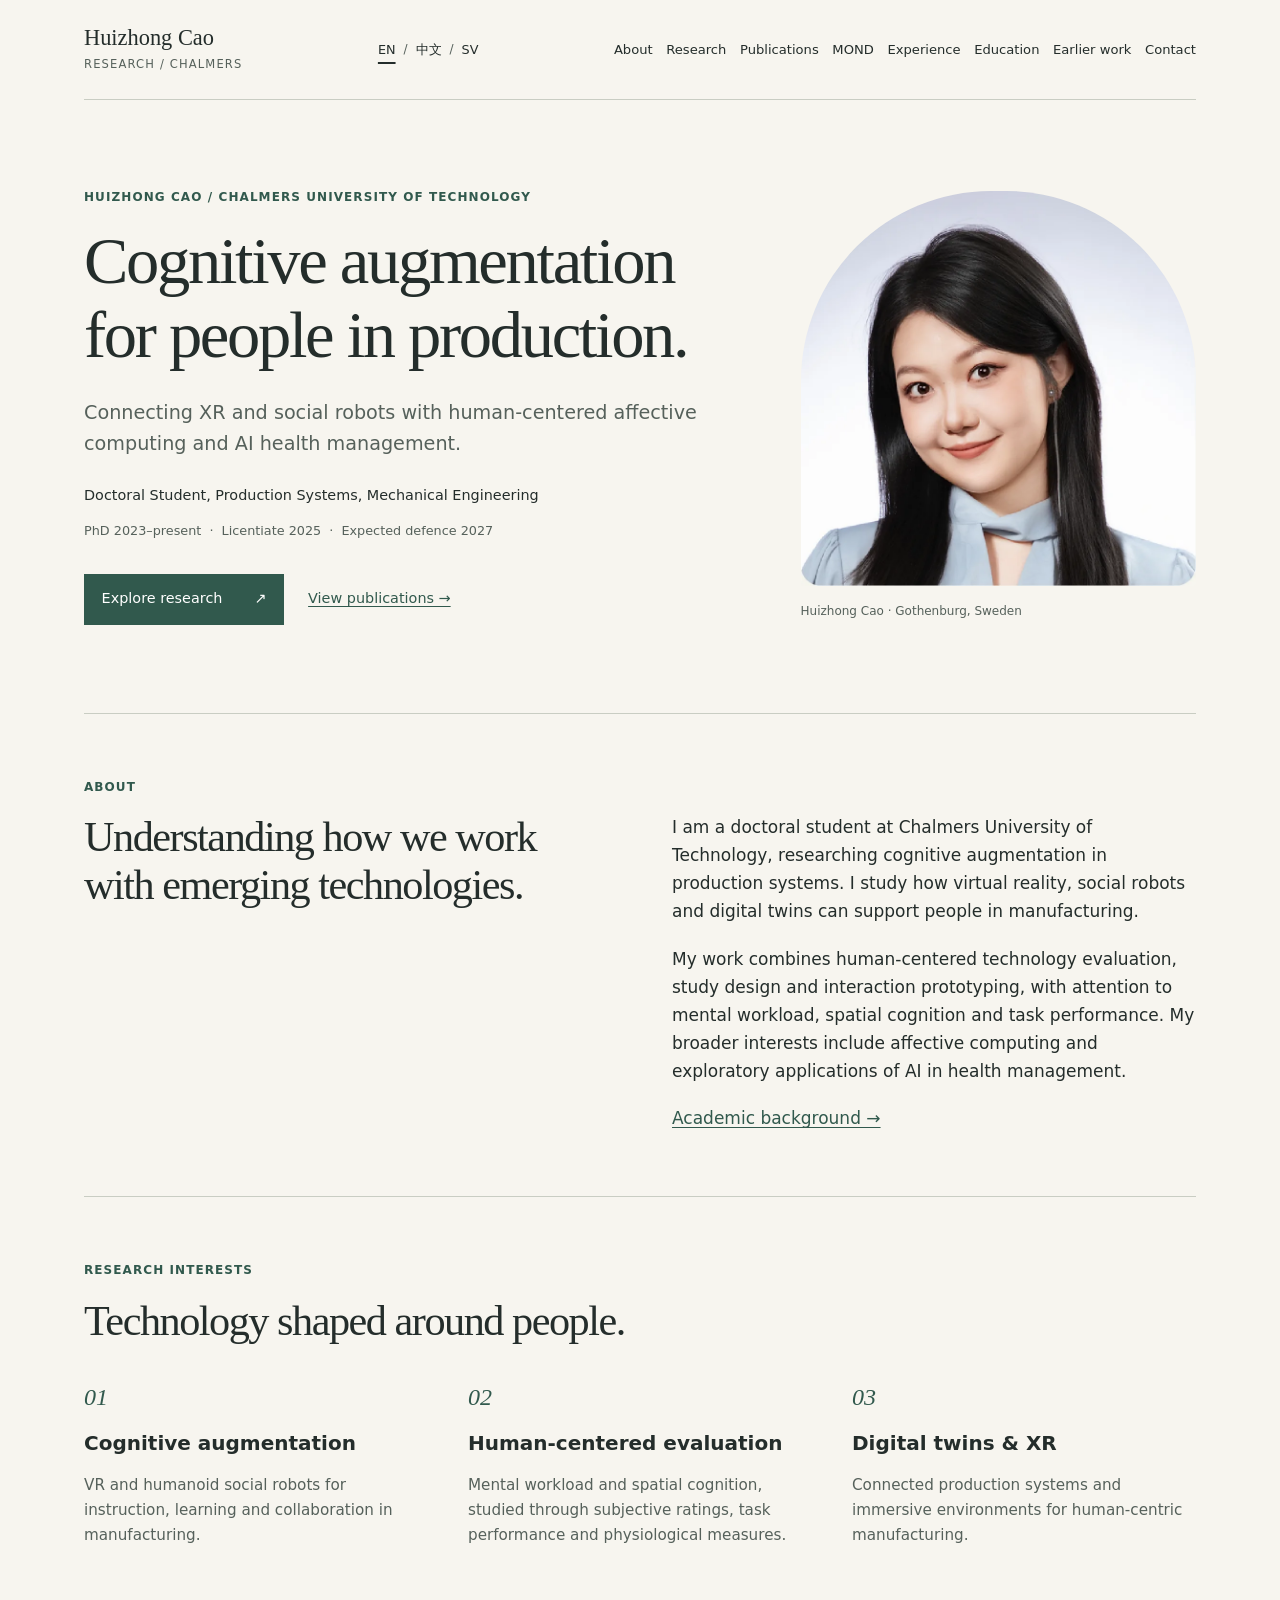
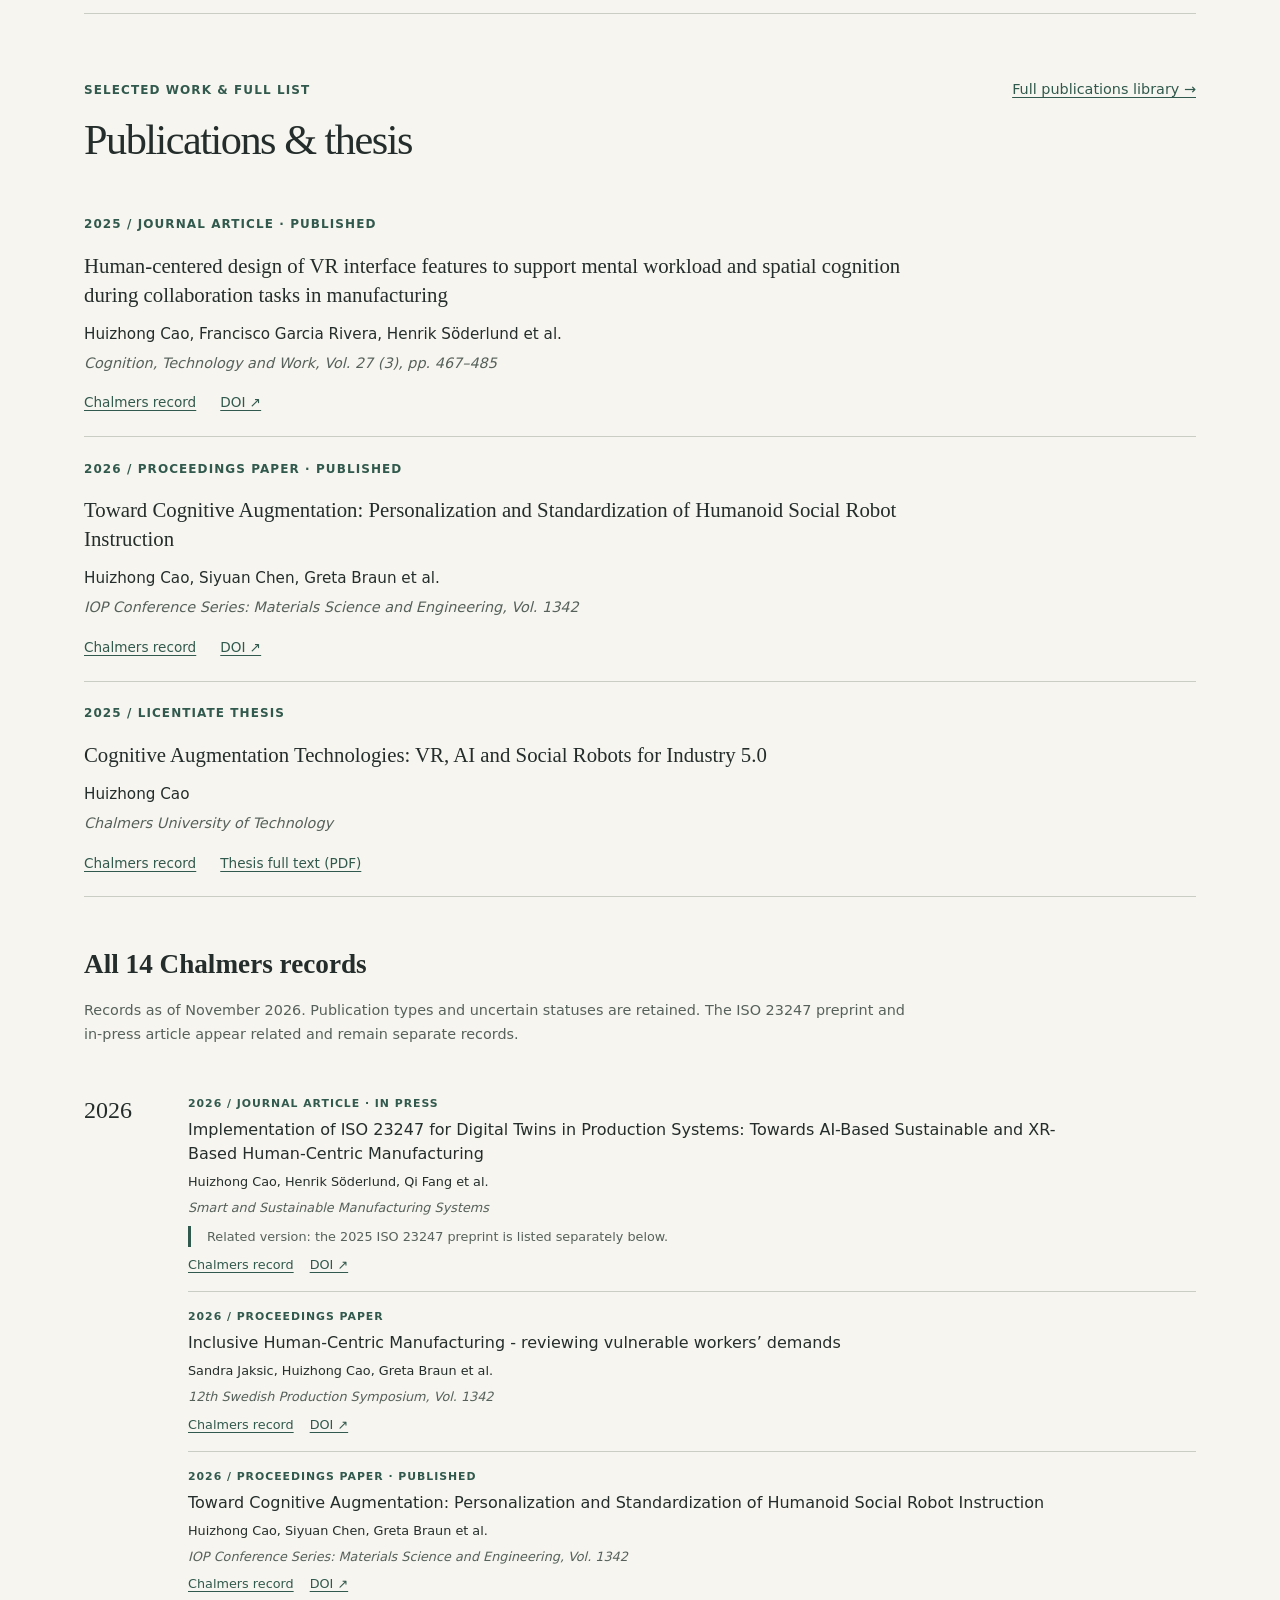
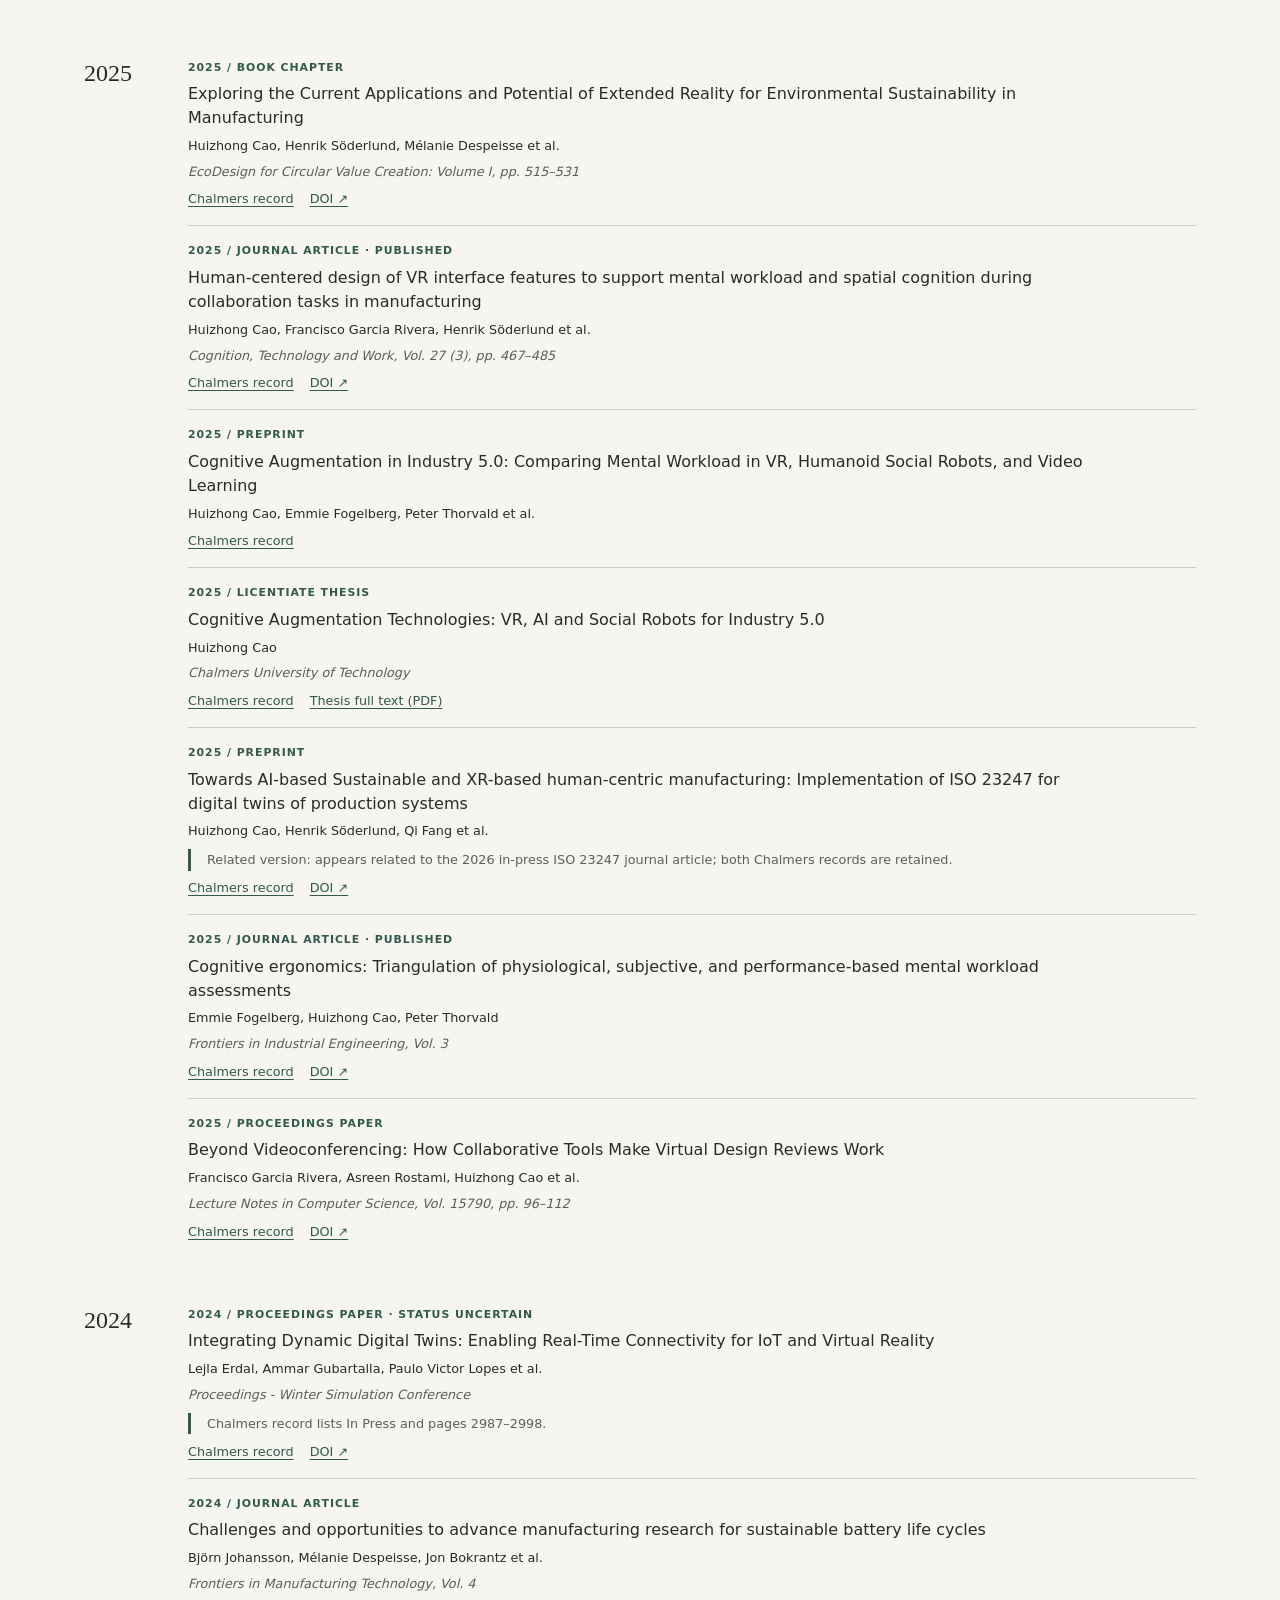
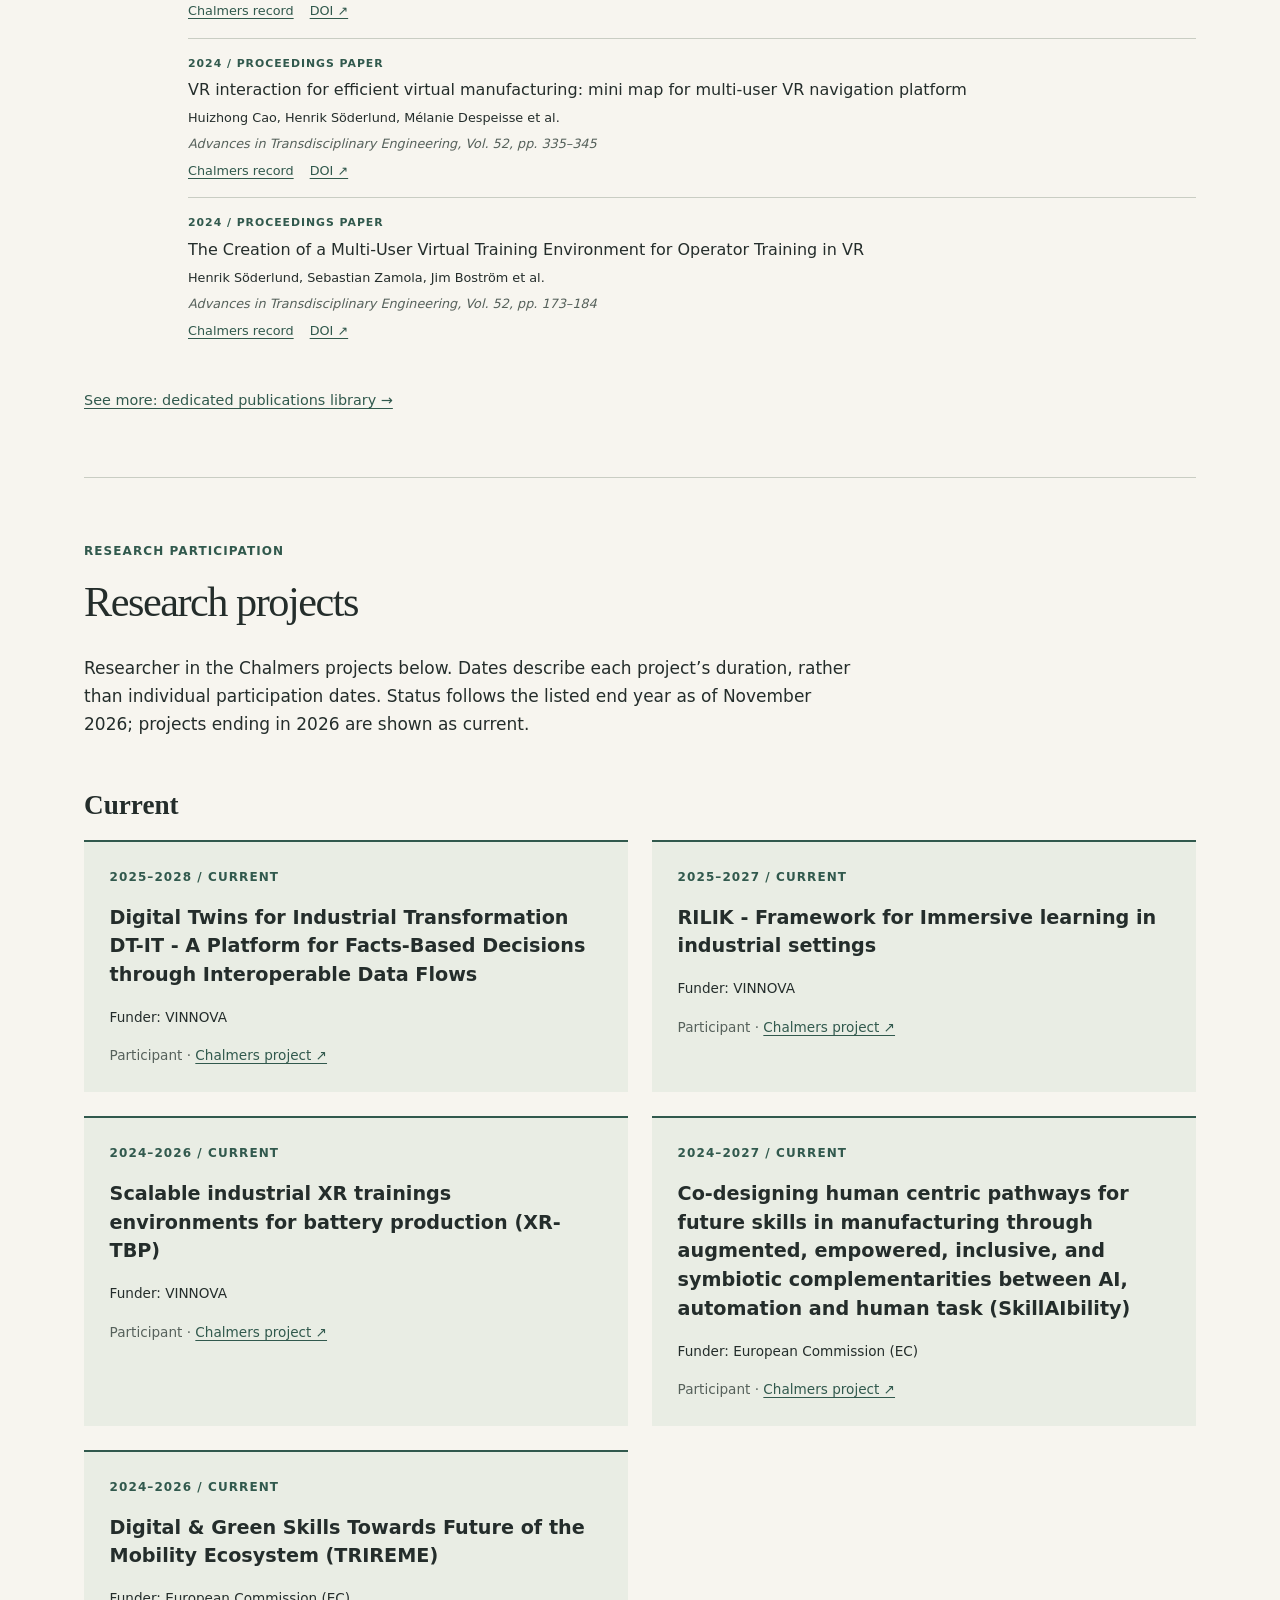
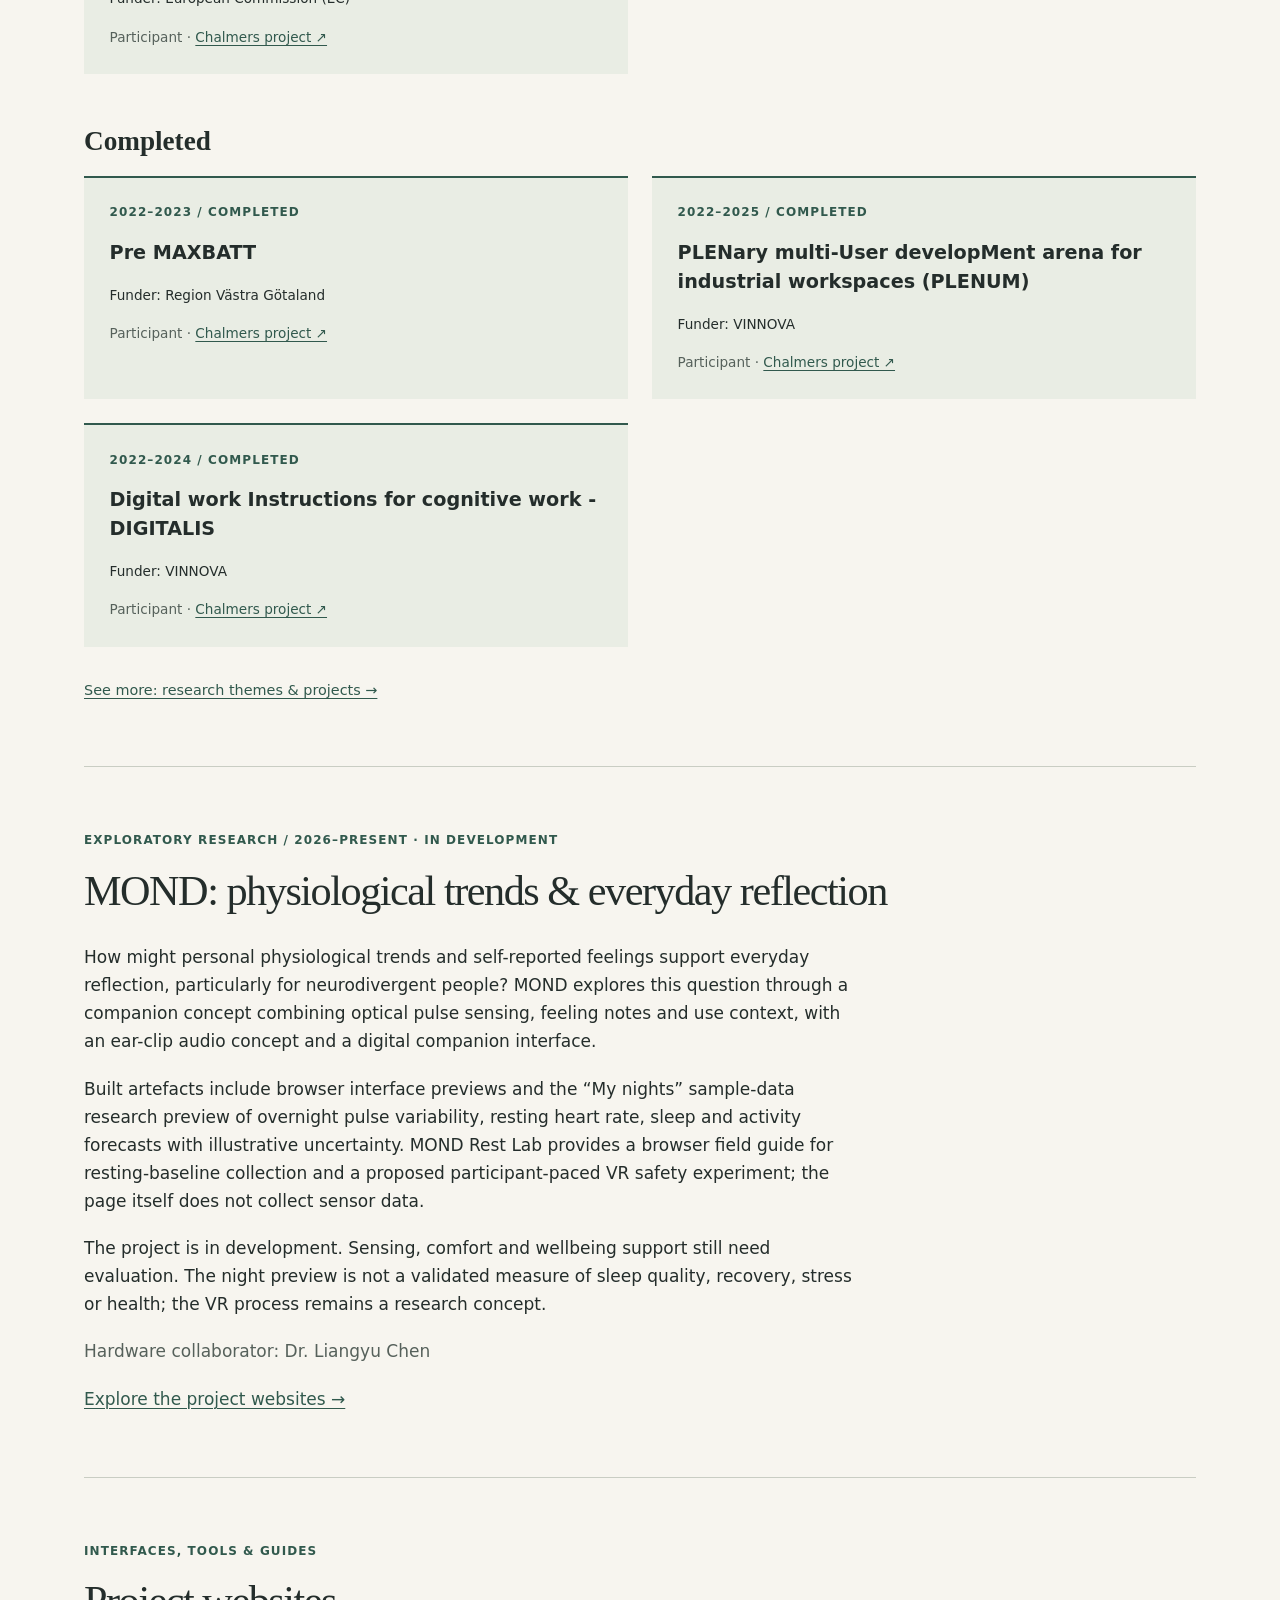
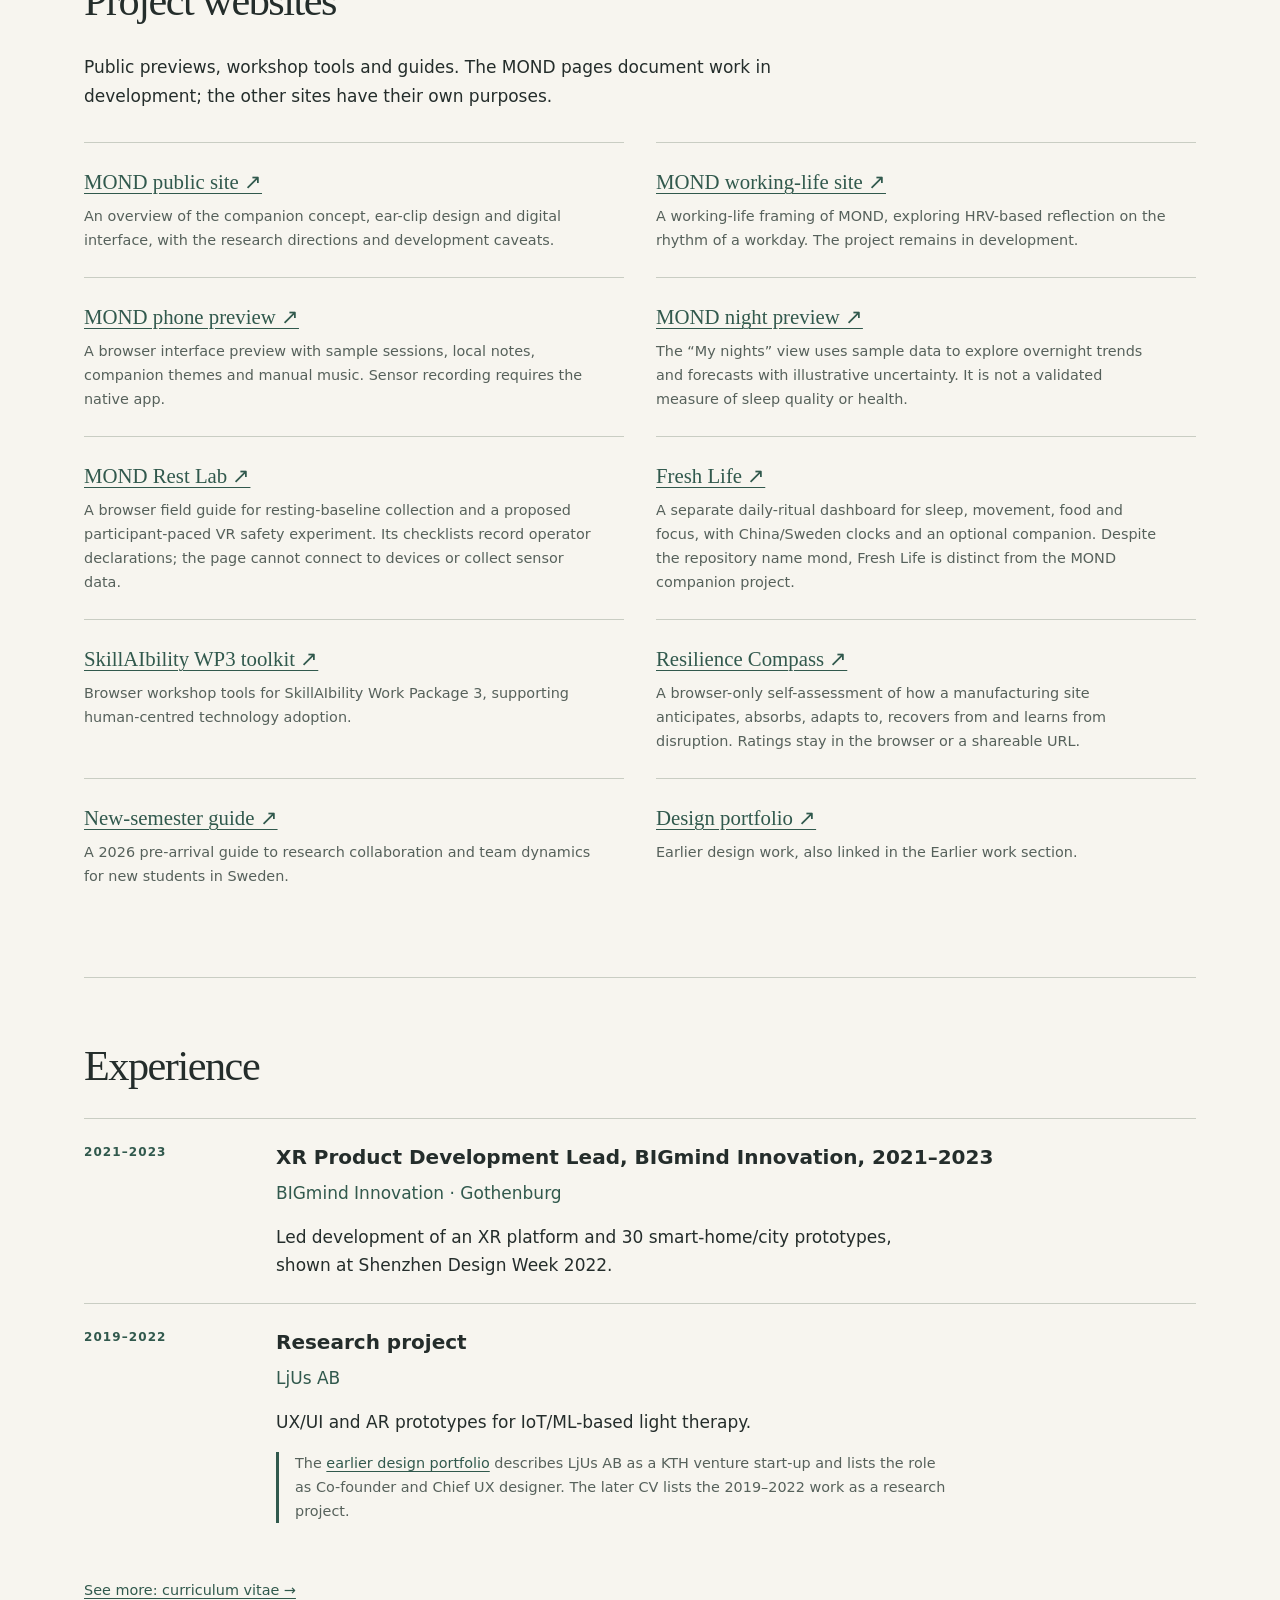
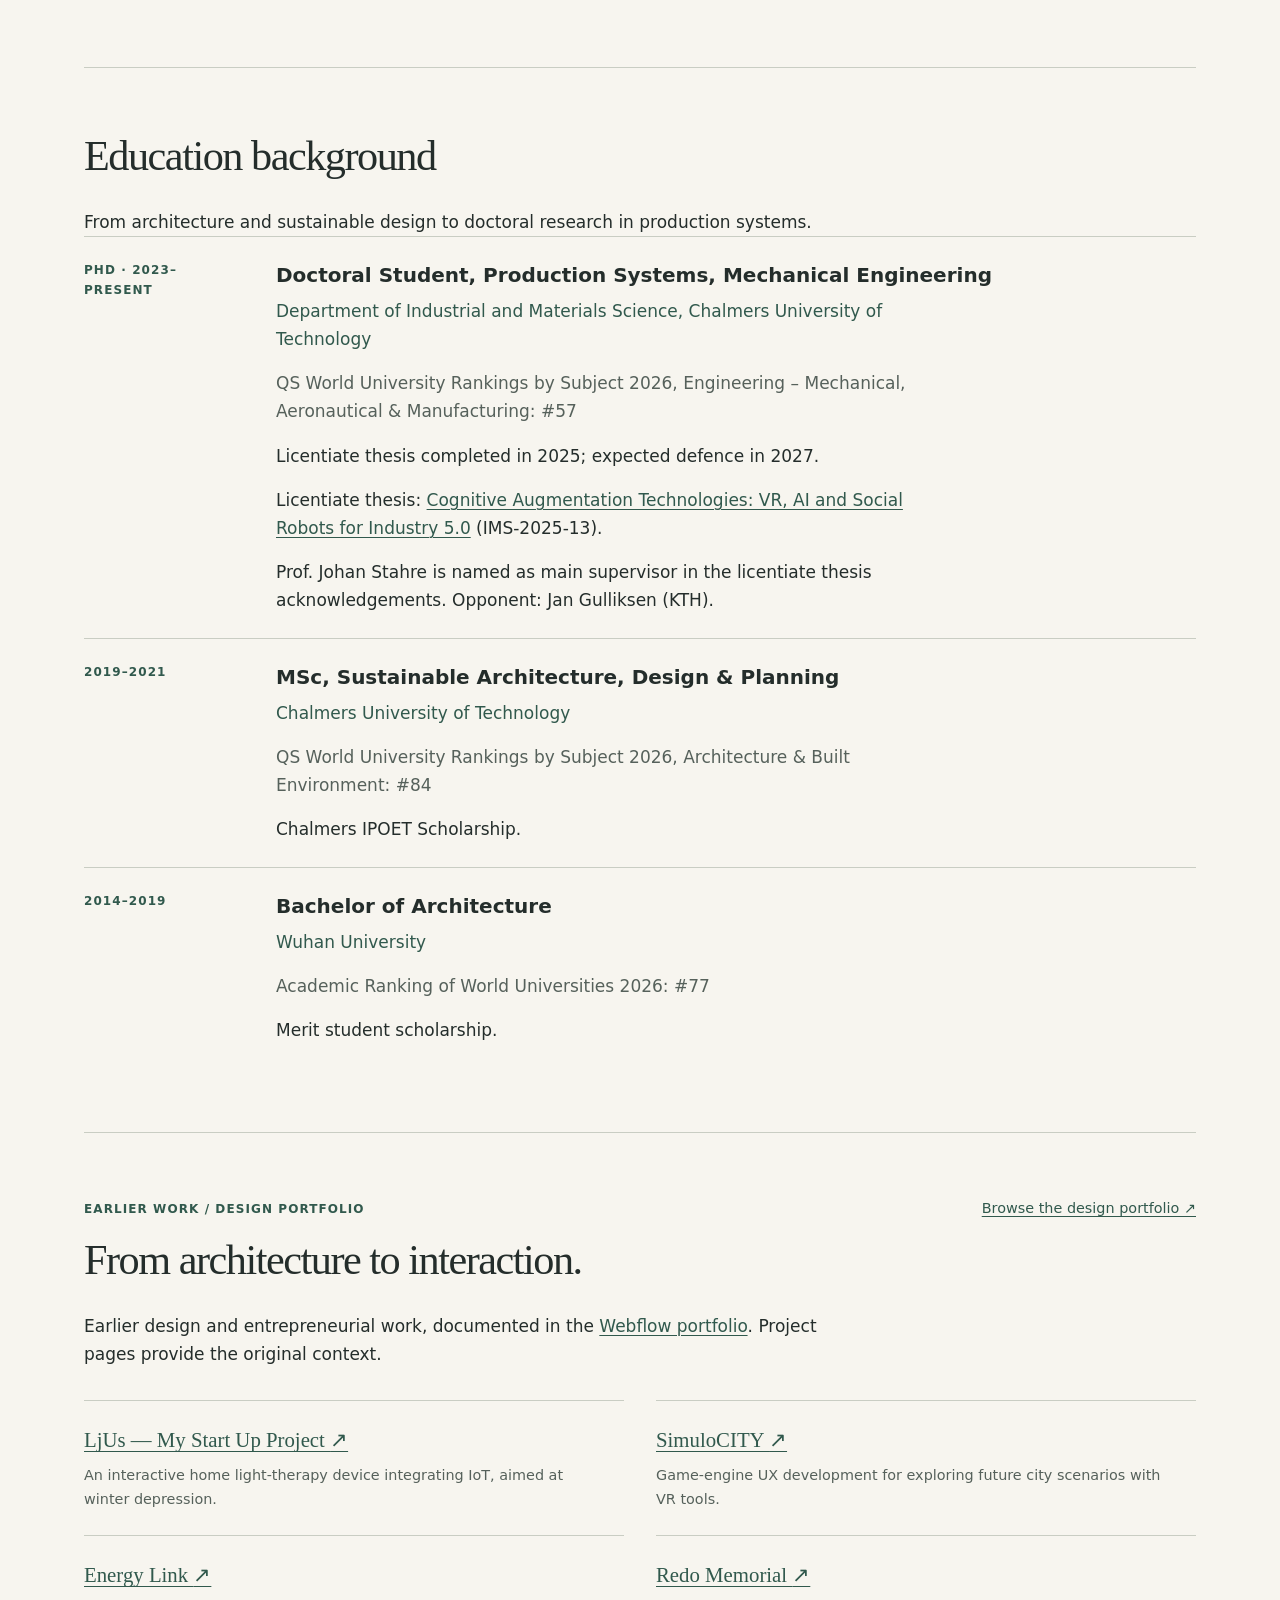
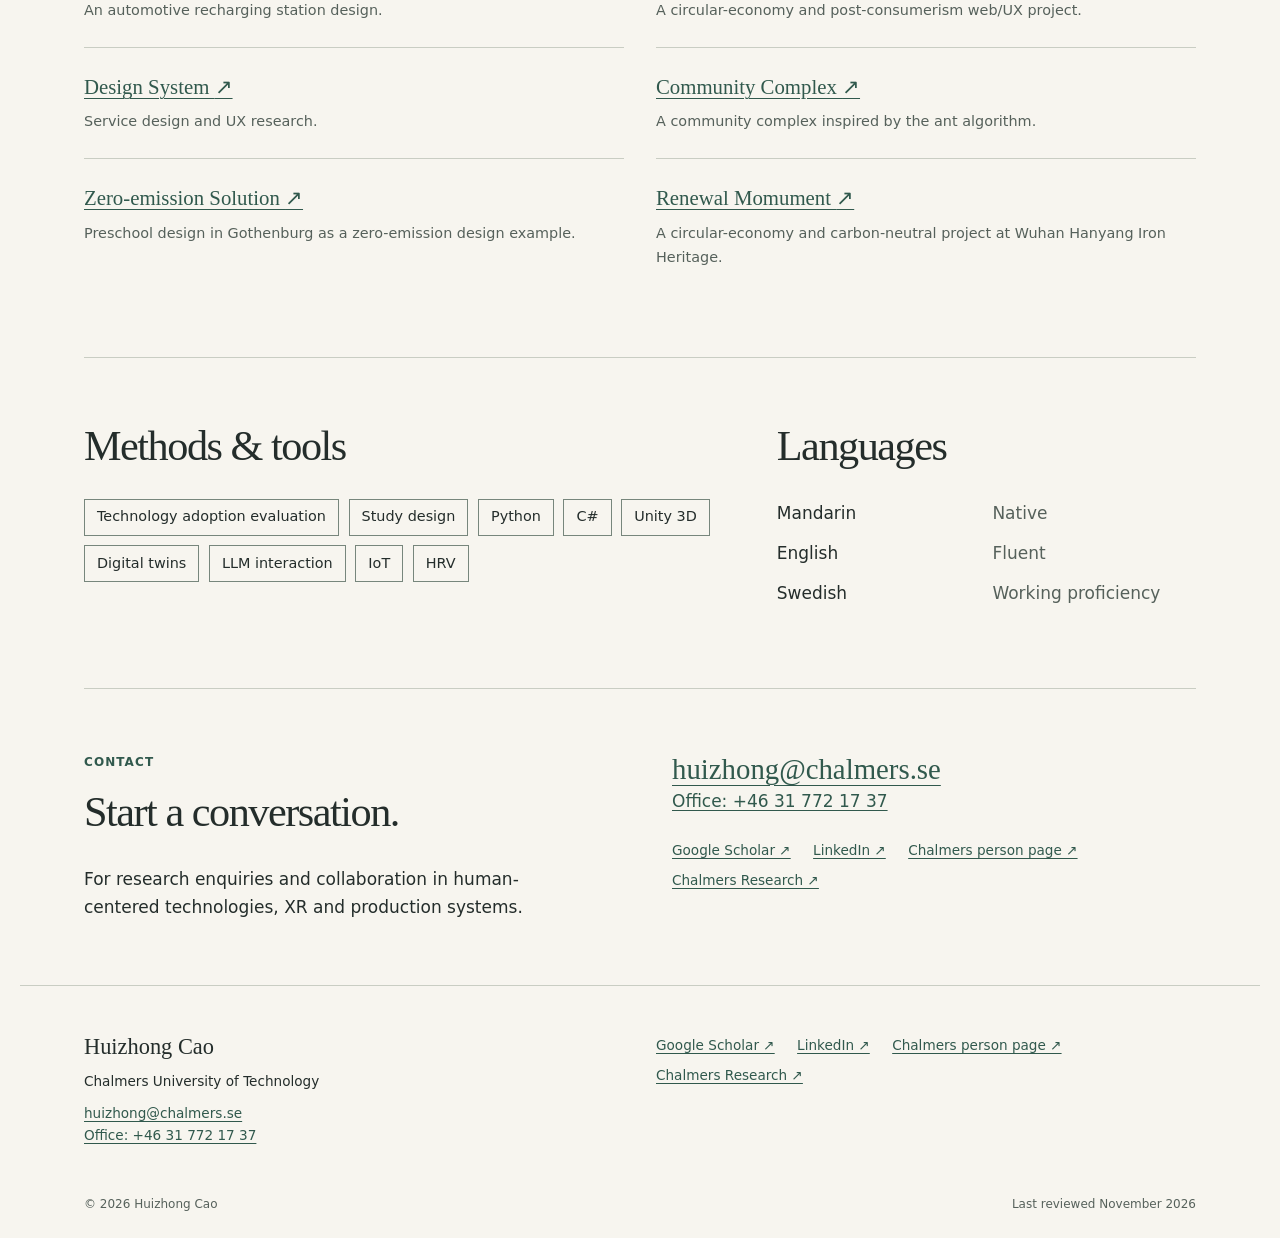
<file: index.html>
<!DOCTYPE html>

<html lang="en"><head><meta charset="utf-8"/><meta content="width=device-width, initial-scale=1" name="viewport"/>
<title>Huizhong Cao | Cognitive augmentation &amp; human-centered technology</title><meta content="Huizhong Cao at Chalmers: cognitive augmentation in production systems, affective computing and AI health interests, publications, projects, design experience and education." name="description"/><link href="https://diamondcao1996.github.io/" rel="canonical"/>
<meta content="Huizhong Cao | Cognitive augmentation &amp; human-centered technology" property="og:title"/><meta content="Huizhong Cao at Chalmers: cognitive augmentation in production systems, affective computing and AI health interests, publications, projects, design experience and education." property="og:description"/><meta content="https://diamondcao1996.github.io/" property="og:url"/><meta content="website" property="og:type"/><meta content="https://diamondcao1996.github.io/assets/huizhong-cao.jpg" property="og:image"/><meta content="Portrait of Huizhong Cao" property="og:image:alt"/>
<link href="/favicon.ico" rel="icon" sizes="32x32"/>
<link href="/assets/site.css" rel="stylesheet"/><script defer="" src="/assets/site.js"></script><script type="application/ld+json">{"@context": "https://schema.org", "@graph": [{"@type": "Person", "@id": "https://diamondcao1996.github.io/#person", "name": "Huizhong Cao", "url": "https://diamondcao1996.github.io/", "image": "https://diamondcao1996.github.io/assets/huizhong-cao.jpg", "jobTitle": "Doctoral Student, Production Systems, Mechanical Engineering", "affiliation": {"@type": "Organization", "name": "Chalmers University of Technology"}, "email": "mailto:huizhong@chalmers.se", "sameAs": ["https://scholar.google.com/citations?user=7JIwY8oAAAAJ&hl=en", "https://www.linkedin.com/in/huizhongcao/", "https://www.chalmers.se/en/persons/huizhong/", "https://research.chalmers.se/en/person/huizhong"]}, {"@type": "WebSite", "url": "https://diamondcao1996.github.io/", "name": "Huizhong Cao"}]}</script>
<link rel="alternate" hreflang="en" href="https://diamondcao1996.github.io/"/><link rel="alternate" hreflang="zh-Hans" href="https://diamondcao1996.github.io/zh/"/><link rel="alternate" hreflang="sv" href="https://diamondcao1996.github.io/sv/"/><link rel="alternate" hreflang="x-default" href="https://diamondcao1996.github.io/"/><meta property="og:locale" content="en_US"/>
</head>
<body><a class="skip-link" href="#main">Skip to content</a><header class="site-header"><div class="header-inner"><a class="brand" href="/">Huizhong Cao<span>Research / Chalmers</span></a><button aria-controls="primary-nav" aria-expanded="false" class="menu-toggle" data-label-open="Menu" data-label-close="Close menu" hidden="" type="button">Menu</button><nav class="lang-switcher" aria-label="Language"><a href="/" hreflang="en" lang="en" aria-current="page">EN</a><span aria-hidden="true">/</span><a href="/zh/" hreflang="zh-Hans" lang="zh-Hans">中文</a><span aria-hidden="true">/</span><a href="/sv/" hreflang="sv" lang="sv">SV</a></nav><nav aria-label="Main navigation" id="primary-nav"><ul><li><a href="/#about">About</a></li><li><a href="/#research">Research</a></li><li><a href="/#publications">Publications</a></li><li><a href="/#mond">MOND</a></li><li><a href="/#experience">Experience</a></li><li><a href="/#education">Education</a></li><li><a href="/#portfolio">Earlier work</a></li><li><a href="/#contact">Contact</a></li></ul></nav></div></header>
<main id="main" tabindex="-1"><section class="hero" id="about" tabindex="-1"><div><p class="eyebrow">Huizhong Cao / Chalmers University of Technology</p><h1>Cognitive augmentation<br/>for people in production.</h1><p class="lead">Connecting XR and social robots with human-centered affective computing and AI health management.</p><p class="role">Doctoral Student, Production Systems, Mechanical Engineering</p><p class="hero-timeline">PhD 2023–present <span aria-hidden="true">·</span> Licentiate 2025 <span aria-hidden="true">·</span> Expected defence 2027</p><div class="actions"><a class="button" href="/#research">Explore research <span aria-hidden="true">↗</span></a><a href="/#publications">View publications →</a></div></div><figure class="portrait"><picture><source srcset="/assets/huizhong-cao.webp" type="image/webp"/><img alt="Huizhong Cao" fetchpriority="high" height="826" src="/assets/huizhong-cao.jpg" width="826"/></picture><figcaption>Huizhong Cao · Gothenburg, Sweden</figcaption></figure></section><section aria-labelledby="about-title" class="section about"><p class="eyebrow">About</p><h2 id="about-title">Understanding how we work<br/>with emerging technologies.</h2><div class="prose"><p>I am a doctoral student at Chalmers University of Technology, researching cognitive augmentation in production systems. I study how virtual reality, social robots and digital twins can support people in manufacturing.</p><p>My work combines human-centered technology evaluation, study design and interaction prototyping, with attention to mental workload, spatial cognition and task performance. My broader interests include affective computing and exploratory applications of AI in health management.</p><a href="/cv/">Academic background →</a></div></section><section class="section" id="research" tabindex="-1"><p class="eyebrow">Research interests</p><h2>Technology shaped around people.</h2><div class="themes"><article><span class="number">01</span><h3>Cognitive augmentation</h3><p>VR and humanoid social robots for instruction, learning and collaboration in manufacturing.</p></article><article><span class="number">02</span><h3>Human-centered evaluation</h3><p>Mental workload and spatial cognition, studied through subjective ratings, task performance and physiological measures.</p></article><article><span class="number">03</span><h3>Digital twins &amp; XR</h3><p>Connected production systems and immersive environments for human-centric manufacturing.</p></article></div></section><section class="section home-publications" id="publications" tabindex="-1"><div class="section-heading"><div><p class="eyebrow">Selected work &amp; full list</p><h2>Publications &amp; thesis</h2></div><a href="/publications/">Full publications library →</a></div><article class="publication" id="selected-547400"><p class="eyebrow">2025 / Journal article · Published</p><h3>Human-centered design of VR interface features to support mental workload and spatial cognition during collaboration tasks in manufacturing</h3><p class="authors">Huizhong Cao, Francisco Garcia Rivera, Henrik Söderlund et al.</p><p class="venue">Cognition, Technology and Work, Vol. 27 (3), pp. 467–485</p><div class="record-links"><a href="https://research.chalmers.se/en/publication/547400">Chalmers record</a><a href="https://doi.org/10.1007/s10111-025-00809-6">DOI ↗</a></div></article><article class="publication" id="selected-553187"><p class="eyebrow">2026 / Proceedings paper · Published</p><h3>Toward Cognitive Augmentation: Personalization and Standardization of Humanoid Social Robot Instruction</h3><p class="authors">Huizhong Cao, Siyuan Chen, Greta Braun et al.</p><p class="venue">IOP Conference Series: Materials Science and Engineering, Vol. 1342</p><div class="record-links"><a href="https://research.chalmers.se/en/publication/553187">Chalmers record</a><a href="https://doi.org/10.1088/1757-899X/1342/1/012045">DOI ↗</a></div></article><article class="publication" id="selected-548277"><p class="eyebrow">2025 / Licentiate thesis</p><h3>Cognitive Augmentation Technologies: VR, AI and Social Robots for Industry 5.0</h3><p class="authors">Huizhong Cao</p><p class="venue">Chalmers University of Technology</p><div class="record-links"><a href="https://research.chalmers.se/en/publication/548277">Chalmers record</a><a href="https://research.chalmers.se/publication/548277/file/548277_Fulltext.pdf">Thesis full text (PDF)</a></div></article><h3 class="group-heading">All 14 Chalmers records</h3><p class="muted library-intro">Records as of November 2026. Publication types and uncertain statuses are retained. The ISO 23247 preprint and in-press article appear related and remain separate records.</p><div class="compact-year" id="year-2026"><h4>2026</h4><article class="publication publication-compact" id="publication-552658"><p class="eyebrow">2026 / Journal article · In press</p><h5>Implementation of ISO 23247 for Digital Twins in Production Systems: Towards AI-Based Sustainable and XR-Based Human-Centric Manufacturing</h5><p class="authors">Huizhong Cao, Henrik Söderlund, Qi Fang et al.</p><p class="venue">Smart and Sustainable Manufacturing Systems</p><p class="note">Related version: the 2025 ISO 23247 preprint is listed separately below.</p><div class="record-links"><a href="https://research.chalmers.se/en/publication/552658">Chalmers record</a><a href="https://doi.org/10.1520/SSMS20250002">DOI ↗</a></div></article><article class="publication publication-compact" id="publication-553198"><p class="eyebrow">2026 / Proceedings paper</p><h5>Inclusive Human-Centric Manufacturing - reviewing vulnerable workers’ demands</h5><p class="authors">Sandra Jaksic, Huizhong Cao, Greta Braun et al.</p><p class="venue">12th Swedish Production Symposium, Vol. 1342</p><div class="record-links"><a href="https://research.chalmers.se/en/publication/553198">Chalmers record</a><a href="https://doi.org/10.1088/1757-899X/1342/1/012048">DOI ↗</a></div></article><article class="publication publication-compact" id="publication-553187"><p class="eyebrow">2026 / Proceedings paper · Published</p><h5>Toward Cognitive Augmentation: Personalization and Standardization of Humanoid Social Robot Instruction</h5><p class="authors">Huizhong Cao, Siyuan Chen, Greta Braun et al.</p><p class="venue">IOP Conference Series: Materials Science and Engineering, Vol. 1342</p><div class="record-links"><a href="https://research.chalmers.se/en/publication/553187">Chalmers record</a><a href="https://doi.org/10.1088/1757-899X/1342/1/012045">DOI ↗</a></div></article></div><div class="compact-year" id="year-2025"><h4>2025</h4><article class="publication publication-compact" id="publication-549499"><p class="eyebrow">2025 / Book chapter</p><h5>Exploring the Current Applications and Potential of Extended Reality for Environmental Sustainability in Manufacturing</h5><p class="authors">Huizhong Cao, Henrik Söderlund, Mélanie Despeisse et al.</p><p class="venue">EcoDesign for Circular Value Creation: Volume I, pp. 515–531</p><div class="record-links"><a href="https://research.chalmers.se/en/publication/549499">Chalmers record</a><a href="https://doi.org/10.1007/978-981-97-9068-5_32">DOI ↗</a></div></article><article class="publication publication-compact" id="publication-547400"><p class="eyebrow">2025 / Journal article · Published</p><h5>Human-centered design of VR interface features to support mental workload and spatial cognition during collaboration tasks in manufacturing</h5><p class="authors">Huizhong Cao, Francisco Garcia Rivera, Henrik Söderlund et al.</p><p class="venue">Cognition, Technology and Work, Vol. 27 (3), pp. 467–485</p><div class="record-links"><a href="https://research.chalmers.se/en/publication/547400">Chalmers record</a><a href="https://doi.org/10.1007/s10111-025-00809-6">DOI ↗</a></div></article><article class="publication publication-compact" id="publication-548139"><p class="eyebrow">2025 / Preprint</p><h5>Cognitive Augmentation in Industry 5.0: Comparing Mental Workload in VR, Humanoid Social Robots, and Video Learning</h5><p class="authors">Huizhong Cao, Emmie Fogelberg, Peter Thorvald et al.</p><div class="record-links"><a href="https://research.chalmers.se/en/publication/548139">Chalmers record</a></div></article><article class="publication publication-compact" id="publication-548277"><p class="eyebrow">2025 / Licentiate thesis</p><h5>Cognitive Augmentation Technologies: VR, AI and Social Robots for Industry 5.0</h5><p class="authors">Huizhong Cao</p><p class="venue">Chalmers University of Technology</p><div class="record-links"><a href="https://research.chalmers.se/en/publication/548277">Chalmers record</a><a href="https://research.chalmers.se/publication/548277/file/548277_Fulltext.pdf">Thesis full text (PDF)</a></div></article><article class="publication publication-compact" id="publication-548140"><p class="eyebrow">2025 / Preprint</p><h5>Towards AI-based Sustainable and XR-based human-centric manufacturing: Implementation of ISO 23247 for digital twins of production systems</h5><p class="authors">Huizhong Cao, Henrik Söderlund, Qi Fang et al.</p><p class="note">Related version: appears related to the 2026 in-press ISO 23247 journal article; both Chalmers records are retained.</p><div class="record-links"><a href="https://research.chalmers.se/en/publication/548140">Chalmers record</a><a href="https://doi.org/10.48550/arXiv.2508.14580">DOI ↗</a></div></article><article class="publication publication-compact" id="publication-548138"><p class="eyebrow">2025 / Journal article · Published</p><h5>Cognitive ergonomics: Triangulation of physiological, subjective, and performance-based mental workload assessments</h5><p class="authors">Emmie Fogelberg, Huizhong Cao, Peter Thorvald</p><p class="venue">Frontiers in Industrial Engineering, Vol. 3</p><div class="record-links"><a href="https://research.chalmers.se/en/publication/548138">Chalmers record</a><a href="https://doi.org/10.3389/fieng.2025.1605975">DOI ↗</a></div></article><article class="publication publication-compact" id="publication-547053"><p class="eyebrow">2025 / Proceedings paper</p><h5>Beyond Videoconferencing: How Collaborative Tools Make Virtual Design Reviews Work</h5><p class="authors">Francisco Garcia Rivera, Asreen Rostami, Huizhong Cao et al.</p><p class="venue">Lecture Notes in Computer Science, Vol. 15790, pp. 96–112</p><div class="record-links"><a href="https://research.chalmers.se/en/publication/547053">Chalmers record</a><a href="https://doi.org/10.1007/978-3-031-93715-6_7">DOI ↗</a></div></article></div><div class="compact-year" id="year-2024"><h4>2024</h4><article class="publication publication-compact" id="publication-546510"><p class="eyebrow">2024 / Proceedings paper · Status uncertain</p><h5>Integrating Dynamic Digital Twins: Enabling Real-Time Connectivity for IoT and Virtual Reality</h5><p class="authors">Lejla Erdal, Ammar Gubartalla, Paulo Victor Lopes et al.</p><p class="venue">Proceedings - Winter Simulation Conference</p><p class="note">Chalmers record lists In Press and pages 2987–2998.</p><div class="record-links"><a href="https://research.chalmers.se/en/publication/546510">Chalmers record</a><a href="https://doi.org/10.1109/WSC63780.2024.10838921">DOI ↗</a></div></article><article class="publication publication-compact" id="publication-542795"><p class="eyebrow">2024 / Journal article</p><h5>Challenges and opportunities to advance manufacturing research for sustainable battery life cycles</h5><p class="authors">Björn Johansson, Mélanie Despeisse, Jon Bokrantz et al.</p><p class="venue">Frontiers in Manufacturing Technology, Vol. 4</p><div class="record-links"><a href="https://research.chalmers.se/en/publication/542795">Chalmers record</a><a href="https://doi.org/10.3389/fmtec.2024.1360076">DOI ↗</a></div></article><article class="publication publication-compact" id="publication-540994"><p class="eyebrow">2024 / Proceedings paper</p><h5>VR interaction for efficient virtual manufacturing: mini map for multi-user VR navigation platform</h5><p class="authors">Huizhong Cao, Henrik Söderlund, Mélanie Despeisse et al.</p><p class="venue">Advances in Transdisciplinary Engineering, Vol. 52, pp. 335–345</p><div class="record-links"><a href="https://research.chalmers.se/en/publication/540994">Chalmers record</a><a href="https://doi.org/10.3233/ATDE240178">DOI ↗</a></div></article><article class="publication publication-compact" id="publication-540992"><p class="eyebrow">2024 / Proceedings paper</p><h5>The Creation of a Multi-User Virtual Training Environment for Operator Training in VR</h5><p class="authors">Henrik Söderlund, Sebastian Zamola, Jim Boström et al.</p><p class="venue">Advances in Transdisciplinary Engineering, Vol. 52, pp. 173–184</p><div class="record-links"><a href="https://research.chalmers.se/en/publication/540992">Chalmers record</a><a href="https://doi.org/10.3233/ATDE240163">DOI ↗</a></div></article></div><p class="more-link"><a href="/publications/">See more: dedicated publications library →</a></p></section><section class="section" id="projects" tabindex="-1"><p class="eyebrow">Research participation</p><h2>Research projects</h2><p class="prose">Researcher in the Chalmers projects below. Dates describe each project’s duration, rather than individual participation dates. Status follows the listed end year as of November 2026; projects ending in 2026 are shown as current.</p><h3 class="group-heading">Current</h3><div class="projects"><article class="project"><p class="eyebrow">2025–2028 / Current</p><h4><a href="https://research.chalmers.se/en/project/12742">Digital Twins for Industrial Transformation DT-IT - A Platform for Facts-Based Decisions through Interoperable Data Flows</a></h4><p>Funder: VINNOVA</p><p class="muted">Participant · <a href="https://research.chalmers.se/en/project/12742">Chalmers project ↗</a></p></article><article class="project"><p class="eyebrow">2025–2027 / Current</p><h4><a href="https://research.chalmers.se/en/project/12332">RILIK - Framework for Immersive learning in industrial settings</a></h4><p>Funder: VINNOVA</p><p class="muted">Participant · <a href="https://research.chalmers.se/en/project/12332">Chalmers project ↗</a></p></article><article class="project"><p class="eyebrow">2024–2026 / Current</p><h4><a href="https://research.chalmers.se/en/project/12059">Scalable industrial XR trainings environments for battery production (XR-TBP)</a></h4><p>Funder: VINNOVA</p><p class="muted">Participant · <a href="https://research.chalmers.se/en/project/12059">Chalmers project ↗</a></p></article><article class="project"><p class="eyebrow">2024–2027 / Current</p><h4><a href="https://research.chalmers.se/en/project/11873">Co-designing human centric pathways for future skills in manufacturing through augmented, empowered, inclusive, and symbiotic complementarities between AI, automation and human task (SkillAIbility)</a></h4><p>Funder: European Commission (EC)</p><p class="muted">Participant · <a href="https://research.chalmers.se/en/project/11873">Chalmers project ↗</a></p></article><article class="project"><p class="eyebrow">2024–2026 / Current</p><h4><a href="https://research.chalmers.se/en/project/11618">Digital &amp; Green Skills Towards Future of the Mobility Ecosystem (TRIREME)</a></h4><p>Funder: European Commission (EC)</p><p class="muted">Participant · <a href="https://research.chalmers.se/en/project/11618">Chalmers project ↗</a></p></article></div><h3 class="group-heading">Completed</h3><div class="projects"><article class="project"><p class="eyebrow">2022–2023 / Completed</p><h4><a href="https://research.chalmers.se/en/project/11130">Pre MAXBATT</a></h4><p>Funder: Region Västra Götaland</p><p class="muted">Participant · <a href="https://research.chalmers.se/en/project/11130">Chalmers project ↗</a></p></article><article class="project"><p class="eyebrow">2022–2025 / Completed</p><h4><a href="https://research.chalmers.se/en/project/10970">PLENary multi-User developMent arena for industrial workspaces (PLENUM)</a></h4><p>Funder: VINNOVA</p><p class="muted">Participant · <a href="https://research.chalmers.se/en/project/10970">Chalmers project ↗</a></p></article><article class="project"><p class="eyebrow">2022–2024 / Completed</p><h4><a href="https://research.chalmers.se/en/project/10777">Digital work Instructions for cognitive work - DIGITALIS</a></h4><p>Funder: VINNOVA</p><p class="muted">Participant · <a href="https://research.chalmers.se/en/project/10777">Chalmers project ↗</a></p></article></div><p class="more-link"><a href="/research/">See more: research themes &amp; projects →</a></p></section><section class="section" id="mond" tabindex="-1" aria-labelledby="mond-title">
<p class="eyebrow">Exploratory research / 2026–present · In development</p>
<h2 id="mond-title">MOND: physiological trends &amp; everyday reflection</h2>
<div class="prose">
<p>How might personal physiological trends and self-reported feelings support everyday reflection, particularly for neurodivergent people? MOND explores this question through a companion concept combining optical pulse sensing, feeling notes and use context, with an ear-clip audio concept and a digital companion interface.</p>
<p>Built artefacts include browser interface previews and the “My nights” sample-data research preview of overnight pulse variability, resting heart rate, sleep and activity forecasts with illustrative uncertainty. MOND Rest Lab provides a browser field guide for resting-baseline collection and a proposed participant-paced VR safety experiment; the page itself does not collect sensor data.</p>
<p>The project is in development. Sensing, comfort and wellbeing support still need evaluation. The night preview is not a validated measure of sleep quality, recovery, stress or health; the VR process remains a research concept.</p>
<p class="muted">Hardware collaborator: Dr. Liangyu Chen</p>
<a href="/#websites">Explore the project websites →</a>
</div>
</section>
<section class="section" id="websites" tabindex="-1" aria-labelledby="websites-title">
<p class="eyebrow">Interfaces, tools &amp; guides</p>
<h2 id="websites-title">Project websites</h2>
<p class="prose">Public previews, workshop tools and guides. The MOND pages document work in development; the other sites have their own purposes.</p>
<div class="portfolio-grid">
<article class="portfolio-card"><h3><a href="https://diamondcao1996.github.io/mond-website/">MOND public site ↗</a></h3><p>An overview of the companion concept, ear-clip design and digital interface, with the research directions and development caveats.</p></article>
<article class="portfolio-card"><h3><a href="https://diamondcao1996.github.io/mond-work/">MOND working-life site ↗</a></h3><p>A working-life framing of MOND, exploring HRV-based reflection on the rhythm of a workday. The project remains in development.</p></article>
<article class="portfolio-card"><h3><a href="https://diamondcao1996.github.io/mond-phone-preview/">MOND phone preview ↗</a></h3><p>A browser interface preview with sample sessions, local notes, companion themes and manual music. Sensor recording requires the native app.</p></article>
<article class="portfolio-card"><h3><a href="https://diamondcao1996.github.io/mond-night-preview/">MOND night preview ↗</a></h3><p>The “My nights” view uses sample data to explore overnight trends and forecasts with illustrative uncertainty. It is not a validated measure of sleep quality or health.</p></article>
<article class="portfolio-card"><h3><a href="https://DiamondCao1996.github.io/mond-rest-lab/">MOND Rest Lab ↗</a></h3><p>A browser field guide for resting-baseline collection and a proposed participant-paced VR safety experiment. Its checklists record operator declarations; the page cannot connect to devices or collect sensor data.</p></article>
<article class="portfolio-card"><h3><a href="https://diamondcao1996.github.io/mond/">Fresh Life ↗</a></h3><p>A separate daily-ritual dashboard for sleep, movement, food and focus, with China/Sweden clocks and an optional companion. Despite the repository name mond, Fresh Life is distinct from the MOND companion project.</p></article>
<article class="portfolio-card"><h3><a href="https://diamondcao1996.github.io/SkillAIbility-WP3/">SkillAIbility WP3 toolkit ↗</a></h3><p>Browser workshop tools for SkillAIbility Work Package 3, supporting human-centred technology adoption.</p></article>
<article class="portfolio-card"><h3><a href="https://diamondcao1996.github.io/Resilience/">Resilience Compass ↗</a></h3><p>A browser-only self-assessment of how a manufacturing site anticipates, absorbs, adapts to, recovers from and learns from disruption. Ratings stay in the browser or a shareable URL.</p></article>
<article class="portfolio-card"><h3><a href="https://diamondcao1996.github.io/New-semester/">New-semester guide ↗</a></h3><p>A 2026 pre-arrival guide to research collaboration and team dynamics for new students in Sweden.</p></article>
<article class="portfolio-card"><h3><a href="https://huizhongcao.webflow.io/">Design portfolio ↗</a></h3><p>Earlier design work, also linked in the Earlier work section.</p></article>
</div>
</section>
<section class="section" id="experience" tabindex="-1"><h2>Experience</h2><ol class="timeline"><li class="timeline-entry"><p class="eyebrow">2021–2023</p><div><h3>XR Product Development Lead, BIGmind Innovation, 2021–2023</h3><p class="organization">BIGmind Innovation · Gothenburg</p><p>Led development of an XR platform and 30 smart-home/city prototypes, shown at Shenzhen Design Week 2022.</p></div></li><li class="timeline-entry"><p class="eyebrow">2019–2022</p><div><h3>Research project</h3><p class="organization">LjUs AB</p><p>UX/UI and AR prototypes for IoT/ML-based light therapy.</p><p class="note">The <a href="https://huizhongcao.webflow.io/">earlier design portfolio</a> describes LjUs AB as a KTH venture start-up and lists the role as Co-founder and Chief UX designer. The later CV lists the 2019–2022 work as a research project.</p></div></li></ol><p class="more-link"><a href="/cv/">See more: curriculum vitae →</a></p></section><section class="section" id="education" tabindex="-1">
<h2>Education background</h2>
<p class="prose">From architecture and sustainable design to doctoral research in production systems.</p>
<ol class="timeline">
<li class="timeline-entry"><p class="eyebrow">PhD · 2023–present</p><div>
<h3>Doctoral Student, Production Systems, Mechanical Engineering</h3>
<p class="organization">Department of Industrial and Materials Science, Chalmers University of Technology</p>
<p class="muted">QS World University Rankings by Subject 2026, Engineering – Mechanical, Aeronautical & Manufacturing: #57</p>
<p>Licentiate thesis completed in 2025; expected defence in 2027.</p>
<p>Licentiate thesis: <a href="https://research.chalmers.se/en/publication/548277">Cognitive Augmentation Technologies: VR, AI and Social Robots for Industry 5.0</a> (IMS-2025-13).</p>
<p>Prof. Johan Stahre is named as main supervisor in the licentiate thesis acknowledgements. Opponent: Jan Gulliksen (KTH).</p>
</div></li>
<li class="timeline-entry"><p class="eyebrow">2019–2021</p><div>
<h3>MSc, Sustainable Architecture, Design &amp; Planning</h3>
<p class="organization">Chalmers University of Technology</p>
<p class="muted">QS World University Rankings by Subject 2026, Architecture & Built Environment: #84</p>
<p>Chalmers IPOET Scholarship.</p>
</div></li>
<li class="timeline-entry"><p class="eyebrow">2014–2019</p><div>
<h3>Bachelor of Architecture</h3>
<p class="organization">Wuhan University</p>
<p class="muted">Academic Ranking of World Universities 2026: #77</p>
<p>Merit student scholarship.</p>
</div></li>
</ol></section>
<section aria-labelledby="portfolio-title" class="section" id="portfolio" tabindex="-1"><div class="section-heading"><div><p class="eyebrow">Earlier work / Design portfolio</p><h2 id="portfolio-title">From architecture to interaction.</h2></div><a href="https://huizhongcao.webflow.io/portfolio">Browse the design portfolio ↗</a></div><p class="prose">Earlier design and entrepreneurial work, documented in the <a href="https://huizhongcao.webflow.io/">Webflow portfolio</a>. Project pages provide the original context.</p><div class="portfolio-grid"><article class="portfolio-card"><h3><a href="https://huizhongcao.webflow.io/portfolio/ljus">LjUs — My Start Up Project <span aria-hidden="true">↗</span></a></h3><p>An interactive home light-therapy device integrating IoT, aimed at winter depression.</p></article><article class="portfolio-card"><h3><a href="https://huizhongcao.webflow.io/portfolio/smart-city">SimuloCITY <span aria-hidden="true">↗</span></a></h3><p>Game-engine UX development for exploring future city scenarios with VR tools.</p></article><article class="portfolio-card"><h3><a href="https://huizhongcao.webflow.io/portfolio/energylink">Energy Link <span aria-hidden="true">↗</span></a></h3><p>An automotive recharging station design.</p></article><article class="portfolio-card"><h3><a href="https://huizhongcao.webflow.io/portfolio/project-single-01">Redo Memorial <span aria-hidden="true">↗</span></a></h3><p>A circular-economy and post-consumerism web/UX project.</p></article><article class="portfolio-card"><h3><a href="https://huizhongcao.webflow.io/portfolio/project-single-03">Design System <span aria-hidden="true">↗</span></a></h3><p>Service design and UX research.</p></article><article class="portfolio-card"><h3><a href="https://huizhongcao.webflow.io/portfolio/project-single-04">Community Complex <span aria-hidden="true">↗</span></a></h3><p>A community complex inspired by the ant algorithm.</p></article><article class="portfolio-card"><h3><a href="https://huizhongcao.webflow.io/portfolio/project-single-05">Zero-emission Solution <span aria-hidden="true">↗</span></a></h3><p>Preschool design in Gothenburg as a zero-emission design example.</p></article><article class="portfolio-card"><h3><a href="https://huizhongcao.webflow.io/portfolio/project-single-06">Renewal Momument <span aria-hidden="true">↗</span></a></h3><p>A circular-economy and carbon-neutral project at Wuhan Hanyang Iron Heritage.</p></article></div></section><section class="section skills" id="skills" tabindex="-1"><div><h2>Methods &amp; tools</h2><ul class="skill-list"><li>Technology adoption evaluation</li><li>Study design</li><li>Python</li><li>C#</li><li>Unity 3D</li><li>Digital twins</li><li>LLM interaction</li><li>IoT</li><li>HRV</li></ul></div><div><h2>Languages</h2><dl><dt>Mandarin</dt><dd>Native</dd><dt>English</dt><dd>Fluent</dd><dt>Swedish</dt><dd>Working proficiency</dd></dl></div></section><section class="section contact" id="contact" tabindex="-1"><div><p class="eyebrow">Contact</p><h2>Start a conversation.</h2><p>For research enquiries and collaboration in human-centered technologies, XR and production systems.</p></div><div><a class="contact-email" href="mailto:huizhong@chalmers.se">huizhong@chalmers.se</a><p><a href="tel:+46317721737">Office: +46 31 772 17 37</a></p><ul class="link-list"><li><a href="https://scholar.google.com/citations?user=7JIwY8oAAAAJ&amp;hl=en">Google Scholar ↗</a></li><li><a href="https://www.linkedin.com/in/huizhongcao/">LinkedIn ↗</a></li><li><a href="https://www.chalmers.se/en/persons/huizhong/">Chalmers person page ↗</a></li><li><a href="https://research.chalmers.se/en/person/huizhong">Chalmers Research ↗</a></li></ul></div></section></main>
<footer class="site-footer"><div class="footer-grid"><div><a class="brand" href="/">Huizhong Cao</a><p>Chalmers University of Technology</p><a href="mailto:huizhong@chalmers.se">huizhong@chalmers.se</a><br/><a href="tel:+46317721737">Office: +46 31 772 17 37</a></div><div><ul class="link-list"><li><a href="https://scholar.google.com/citations?user=7JIwY8oAAAAJ&amp;hl=en">Google Scholar ↗</a></li><li><a href="https://www.linkedin.com/in/huizhongcao/">LinkedIn ↗</a></li><li><a href="https://www.chalmers.se/en/persons/huizhong/">Chalmers person page ↗</a></li><li><a href="https://research.chalmers.se/en/person/huizhong">Chalmers Research ↗</a></li></ul></div></div><div class="footer-bottom"><span>© 2026 Huizhong Cao</span><span>Last reviewed November 2026</span></div></footer></body></html>
</file>
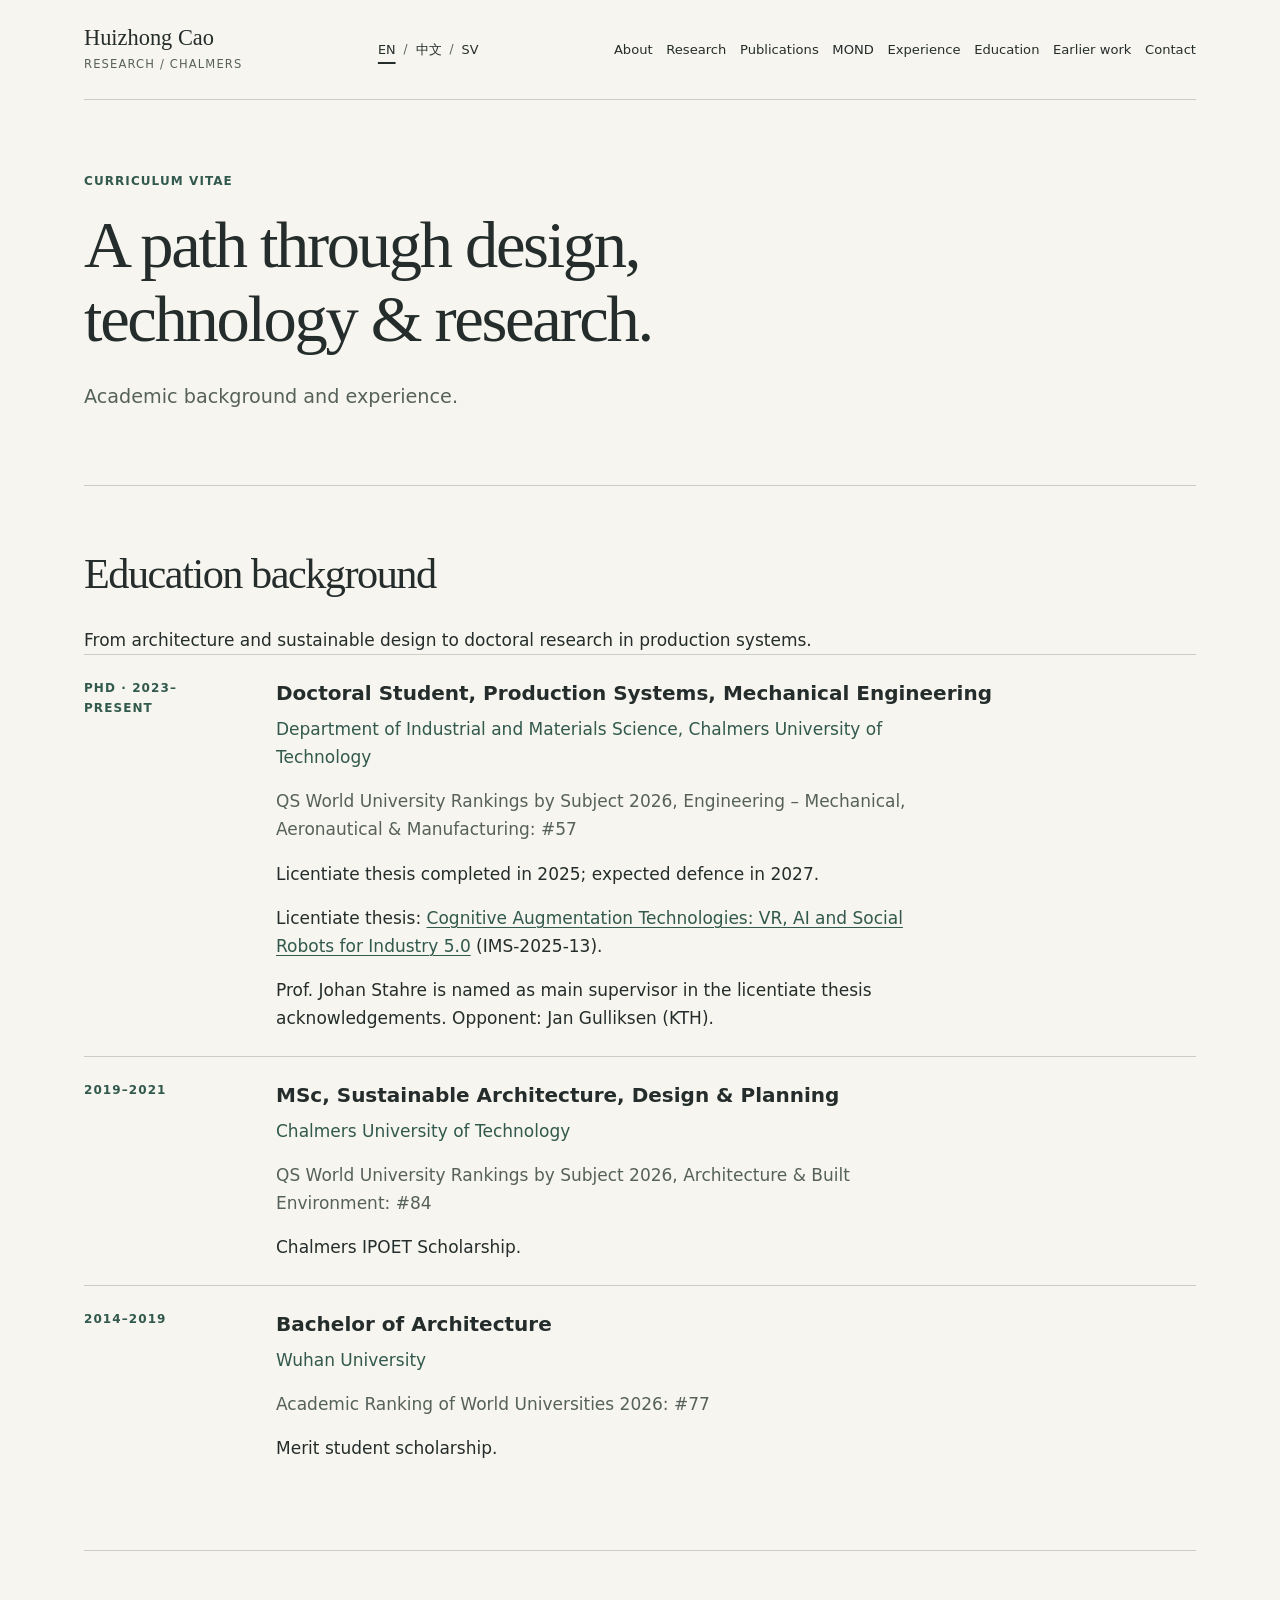
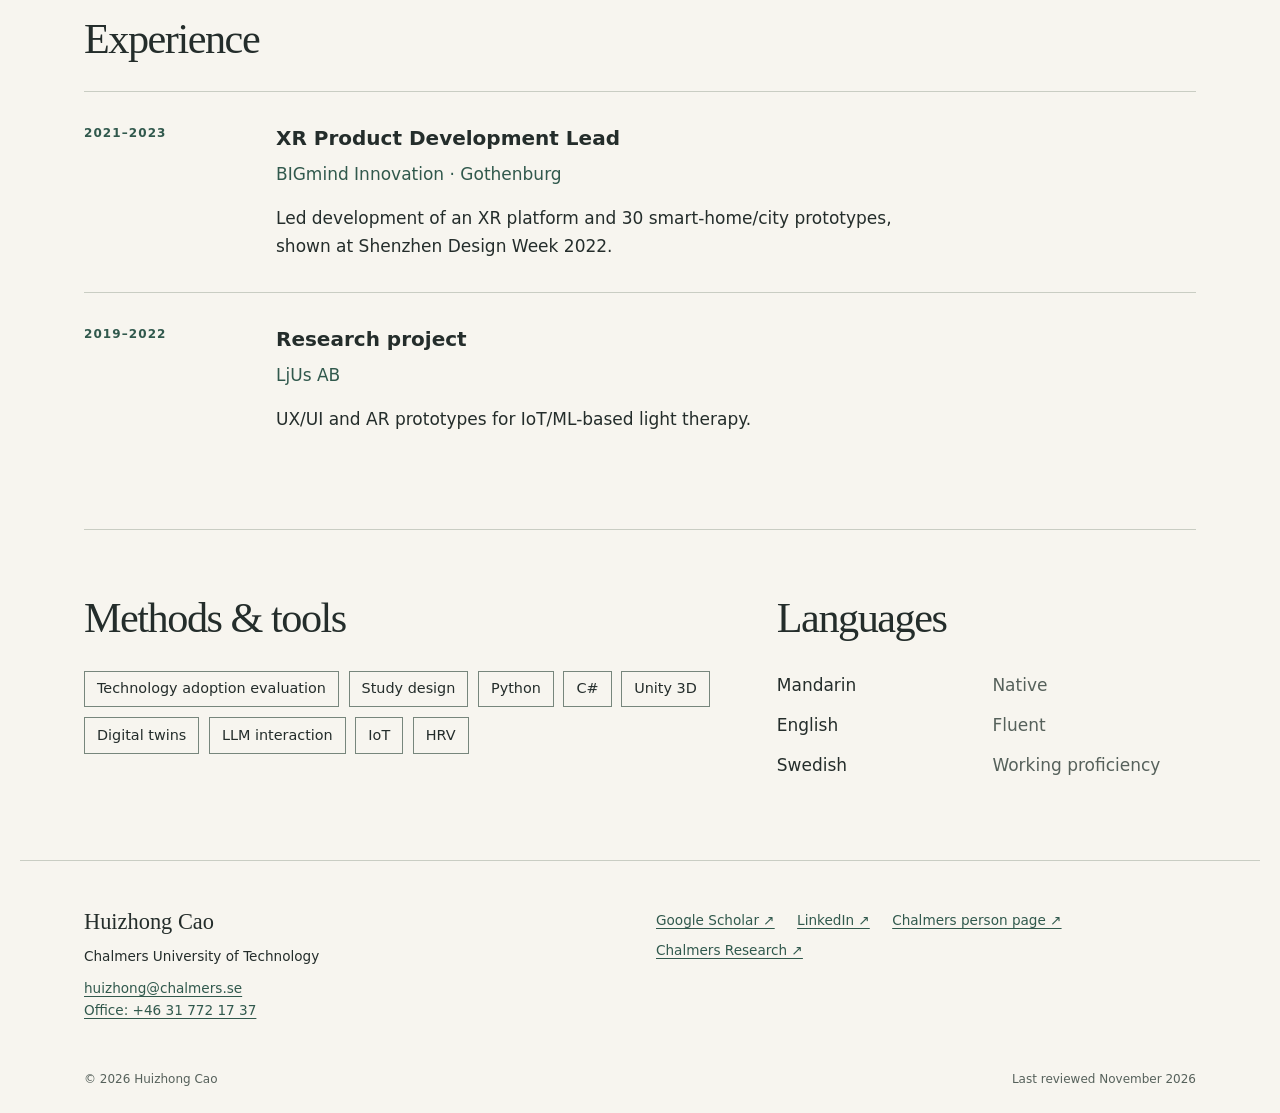
<file: cv/index.html>
<!DOCTYPE html>

<html lang="en"><head><meta charset="utf-8"/><meta content="width=device-width, initial-scale=1" name="viewport"/>
<title>CV | Huizhong Cao</title><meta content="Huizhong Cao’s academic timeline, education, research and XR development experience, methods and languages." name="description"/><link href="https://diamondcao1996.github.io/cv/" rel="canonical"/>
<meta content="CV | Huizhong Cao" property="og:title"/><meta content="Huizhong Cao’s academic timeline, education, research and XR development experience, methods and languages." property="og:description"/><meta content="https://diamondcao1996.github.io/cv/" property="og:url"/><meta content="website" property="og:type"/><meta content="https://diamondcao1996.github.io/assets/huizhong-cao.jpg" property="og:image"/><meta content="Portrait of Huizhong Cao" property="og:image:alt"/>
<link href="/favicon.ico" rel="icon" sizes="32x32"/>
<link href="/assets/site.css" rel="stylesheet"/><script defer="" src="/assets/site.js"></script><script type="application/ld+json">{"@context": "https://schema.org", "@graph": [{"@type": "Person", "@id": "https://diamondcao1996.github.io/#person", "name": "Huizhong Cao", "url": "https://diamondcao1996.github.io/", "image": "https://diamondcao1996.github.io/assets/huizhong-cao.jpg", "jobTitle": "Doctoral Student, Production Systems, Mechanical Engineering", "affiliation": {"@type": "Organization", "name": "Chalmers University of Technology"}, "email": "mailto:huizhong@chalmers.se", "sameAs": ["https://scholar.google.com/citations?user=7JIwY8oAAAAJ&hl=en", "https://www.linkedin.com/in/huizhongcao/", "https://www.chalmers.se/en/persons/huizhong/", "https://research.chalmers.se/en/person/huizhong"]}, {"@type": "WebSite", "url": "https://diamondcao1996.github.io/", "name": "Huizhong Cao"}]}</script>
<link rel="alternate" hreflang="en" href="https://diamondcao1996.github.io/cv/"/><link rel="alternate" hreflang="zh-Hans" href="https://diamondcao1996.github.io/zh/cv/"/><link rel="alternate" hreflang="sv" href="https://diamondcao1996.github.io/sv/cv/"/><link rel="alternate" hreflang="x-default" href="https://diamondcao1996.github.io/cv/"/><meta property="og:locale" content="en_US"/>
</head>
<body><a class="skip-link" href="#main">Skip to content</a><header class="site-header"><div class="header-inner"><a class="brand" href="/">Huizhong Cao<span>Research / Chalmers</span></a><button aria-controls="primary-nav" aria-expanded="false" class="menu-toggle" data-label-open="Menu" data-label-close="Close menu" hidden="" type="button">Menu</button><nav class="lang-switcher" aria-label="Language"><a href="/cv/" hreflang="en" lang="en" aria-current="page">EN</a><span aria-hidden="true">/</span><a href="/zh/cv/" hreflang="zh-Hans" lang="zh-Hans">中文</a><span aria-hidden="true">/</span><a href="/sv/cv/" hreflang="sv" lang="sv">SV</a></nav><nav aria-label="Main navigation" id="primary-nav"><ul><li><a href="/#about">About</a></li><li><a href="/#research">Research</a></li><li><a href="/#publications">Publications</a></li><li><a href="/#mond">MOND</a></li><li><a href="/#experience">Experience</a></li><li><a href="/#education">Education</a></li><li><a href="/#portfolio">Earlier work</a></li><li><a href="/#contact">Contact</a></li></ul></nav></div></header>
<main id="main" tabindex="-1"><section class="page-intro"><p class="eyebrow">Curriculum vitae</p><h1>A path through design,<br/>technology &amp; research.</h1><p class="lead">Academic background and experience.</p></section><section class="section" id="education" tabindex="-1">
<h2>Education background</h2>
<p class="prose">From architecture and sustainable design to doctoral research in production systems.</p>
<ol class="timeline">
<li class="timeline-entry"><p class="eyebrow">PhD · 2023–present</p><div>
<h3>Doctoral Student, Production Systems, Mechanical Engineering</h3>
<p class="organization">Department of Industrial and Materials Science, Chalmers University of Technology</p>
<p class="muted">QS World University Rankings by Subject 2026, Engineering – Mechanical, Aeronautical & Manufacturing: #57</p>
<p>Licentiate thesis completed in 2025; expected defence in 2027.</p>
<p>Licentiate thesis: <a href="https://research.chalmers.se/en/publication/548277">Cognitive Augmentation Technologies: VR, AI and Social Robots for Industry 5.0</a> (IMS-2025-13).</p>
<p>Prof. Johan Stahre is named as main supervisor in the licentiate thesis acknowledgements. Opponent: Jan Gulliksen (KTH).</p>
</div></li>
<li class="timeline-entry"><p class="eyebrow">2019–2021</p><div>
<h3>MSc, Sustainable Architecture, Design &amp; Planning</h3>
<p class="organization">Chalmers University of Technology</p>
<p class="muted">QS World University Rankings by Subject 2026, Architecture & Built Environment: #84</p>
<p>Chalmers IPOET Scholarship.</p>
</div></li>
<li class="timeline-entry"><p class="eyebrow">2014–2019</p><div>
<h3>Bachelor of Architecture</h3>
<p class="organization">Wuhan University</p>
<p class="muted">Academic Ranking of World Universities 2026: #77</p>
<p>Merit student scholarship.</p>
</div></li>
</ol></section><section class="section"><h2>Experience</h2><ol class="timeline"><li class="timeline-entry"><p class="eyebrow">2021–2023</p><div><h3>XR Product Development Lead</h3><p class="organization">BIGmind Innovation · Gothenburg</p><p>Led development of an XR platform and 30 smart-home/city prototypes, shown at Shenzhen Design Week 2022.</p></div></li><li class="timeline-entry"><p class="eyebrow">2019–2022</p><div><h3>Research project</h3><p class="organization">LjUs AB</p><p>UX/UI and AR prototypes for IoT/ML-based light therapy.</p></div></li></ol></section><section class="section skills"><div><h2>Methods &amp; tools</h2><ul class="skill-list"><li>Technology adoption evaluation</li><li>Study design</li><li>Python</li><li>C#</li><li>Unity 3D</li><li>Digital twins</li><li>LLM interaction</li><li>IoT</li><li>HRV</li></ul></div><div><h2>Languages</h2><dl><dt>Mandarin</dt><dd>Native</dd><dt>English</dt><dd>Fluent</dd><dt>Swedish</dt><dd>Working proficiency</dd></dl></div></section></main>
<footer class="site-footer"><div class="footer-grid"><div><a class="brand" href="/">Huizhong Cao</a><p>Chalmers University of Technology</p><a href="mailto:huizhong@chalmers.se">huizhong@chalmers.se</a><br/><a href="tel:+46317721737">Office: +46 31 772 17 37</a></div><div><ul class="link-list"><li><a href="https://scholar.google.com/citations?user=7JIwY8oAAAAJ&amp;hl=en">Google Scholar ↗</a></li><li><a href="https://www.linkedin.com/in/huizhongcao/">LinkedIn ↗</a></li><li><a href="https://www.chalmers.se/en/persons/huizhong/">Chalmers person page ↗</a></li><li><a href="https://research.chalmers.se/en/person/huizhong">Chalmers Research ↗</a></li></ul></div></div><div class="footer-bottom"><span>© 2026 Huizhong Cao</span><span>Last reviewed November 2026</span></div></footer></body></html>
</file>
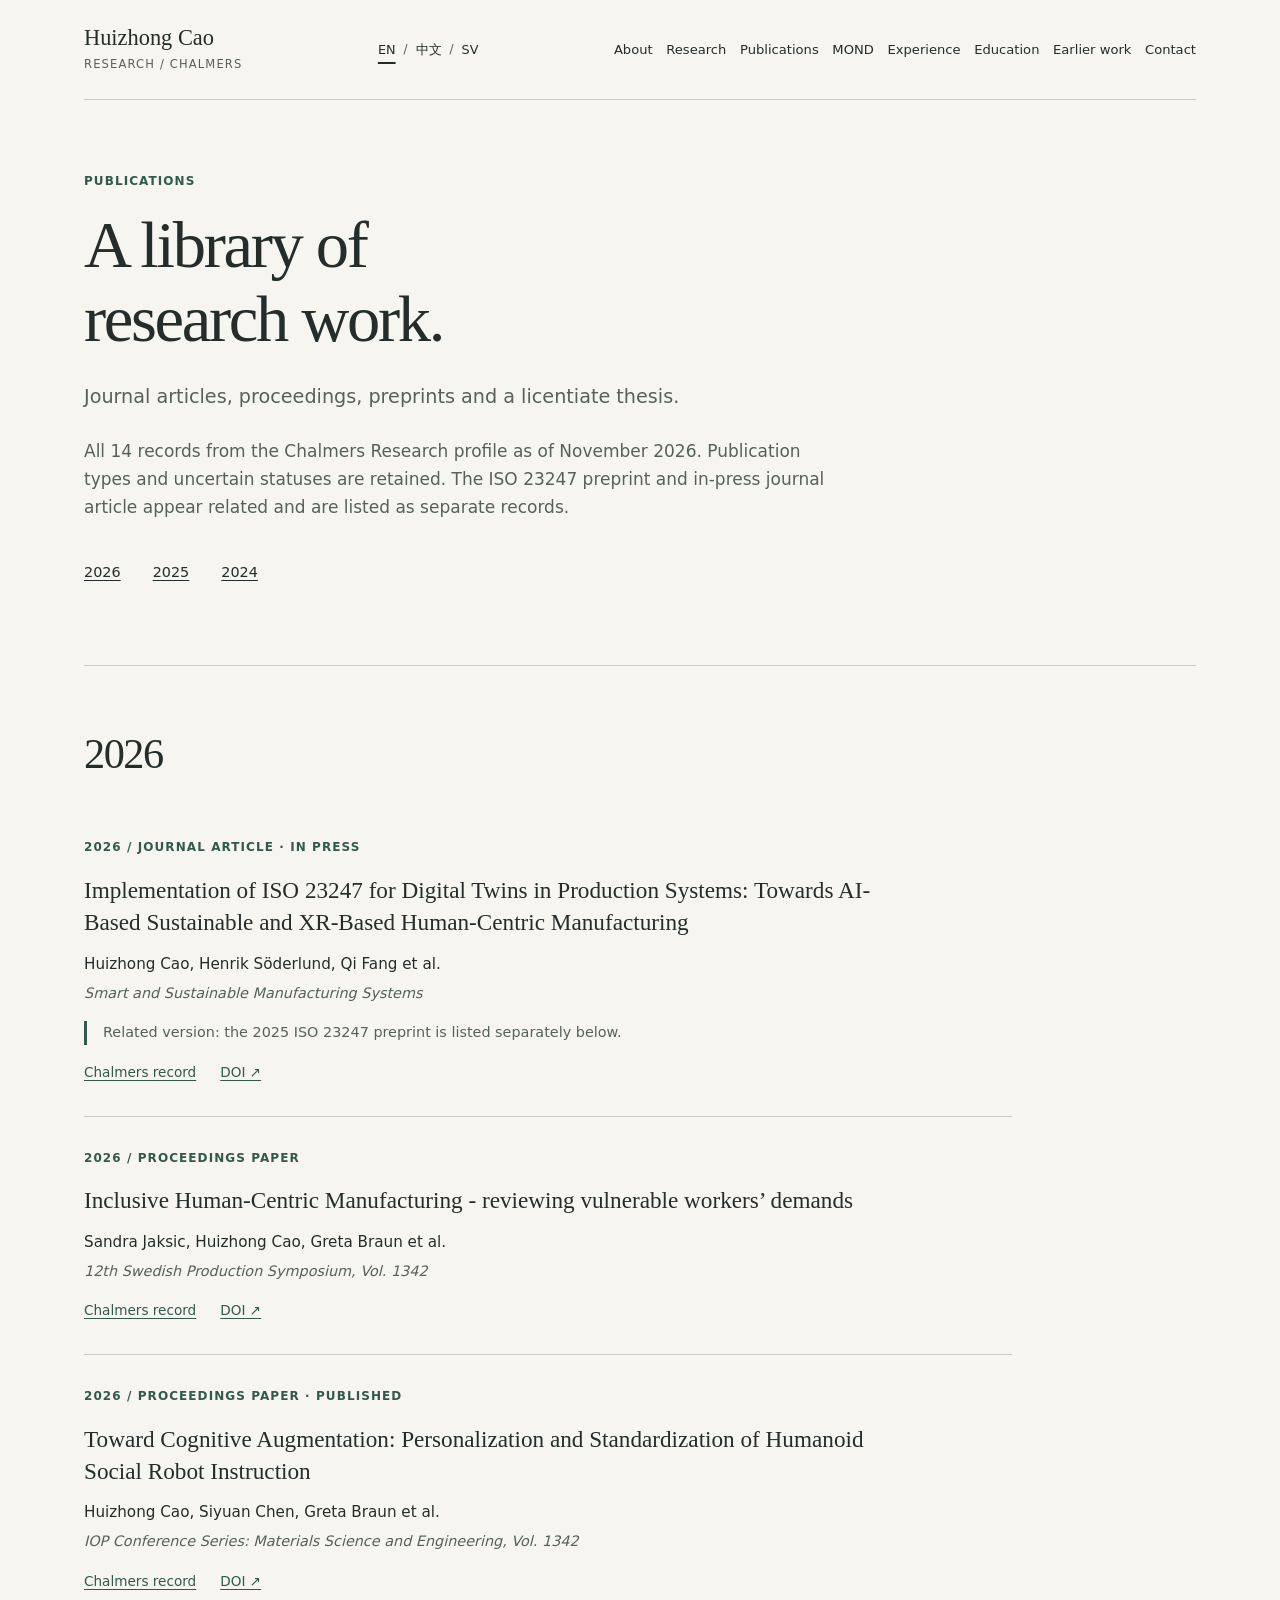
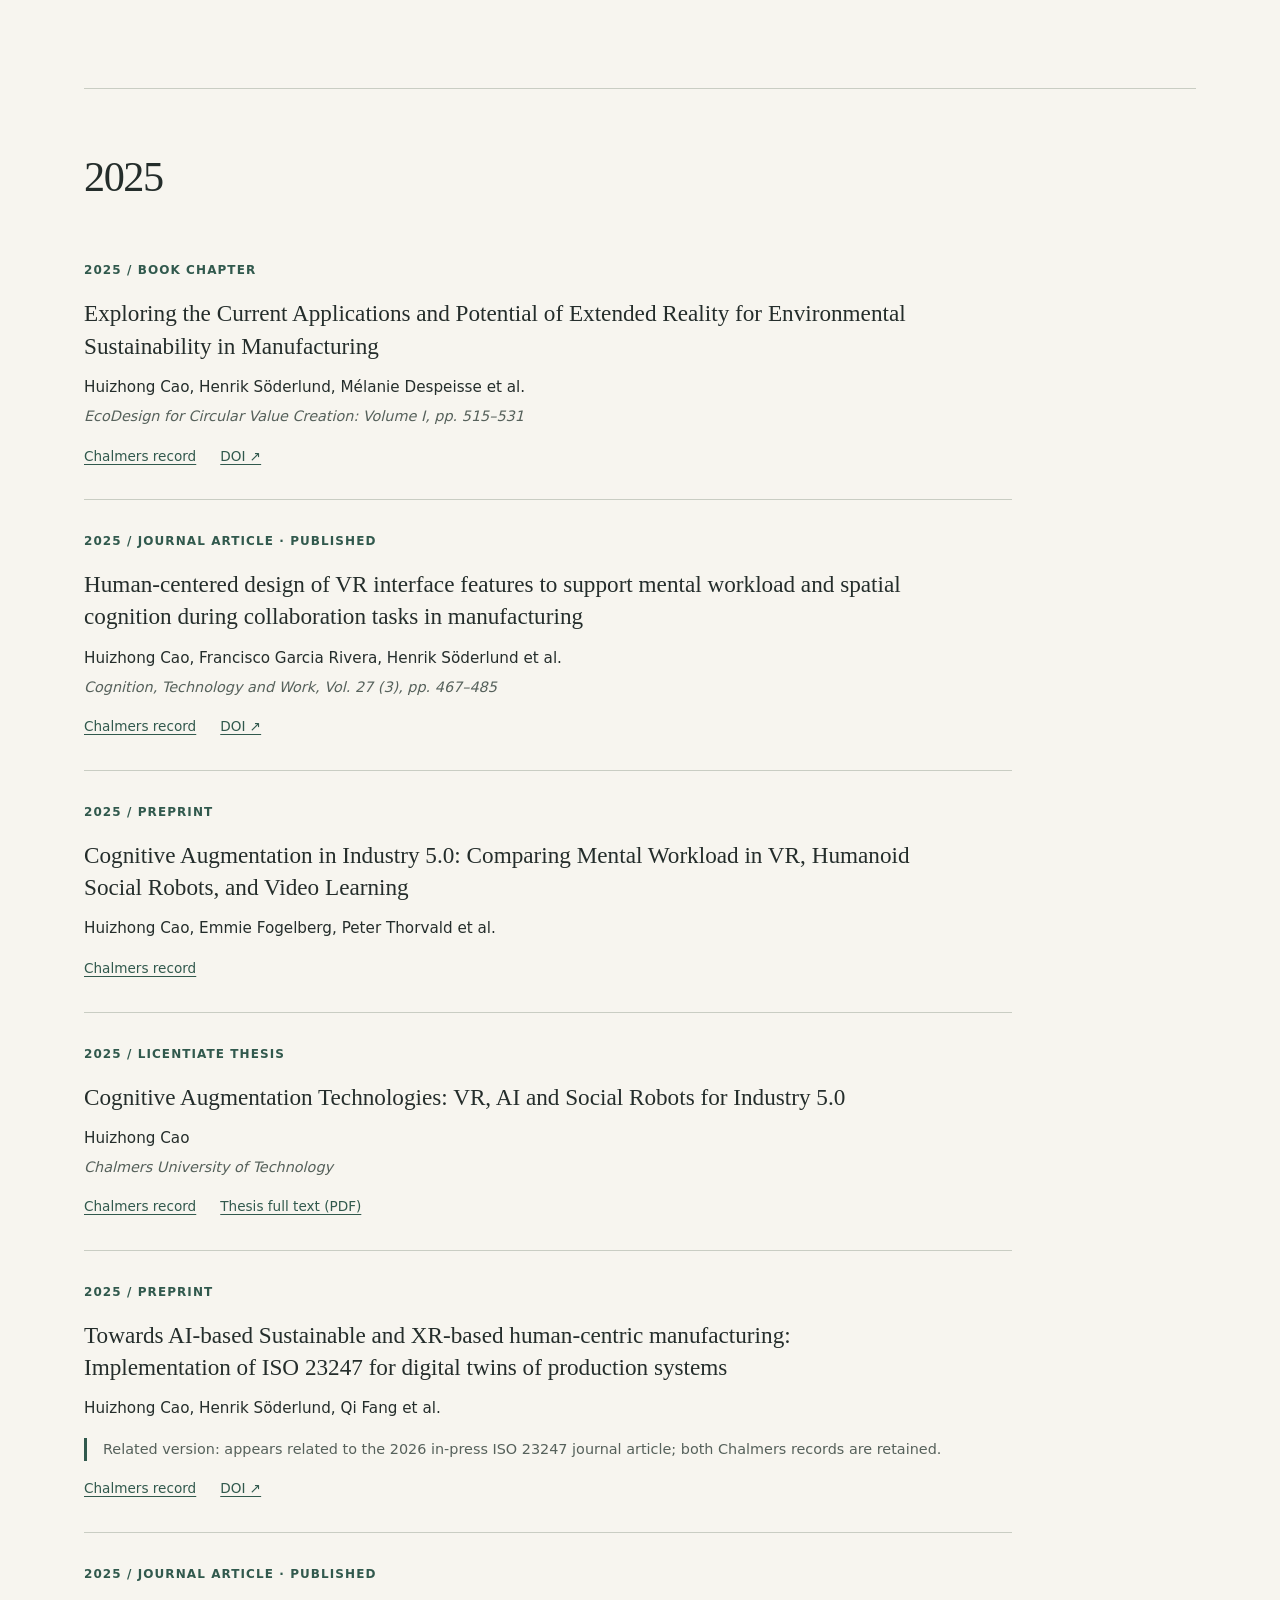
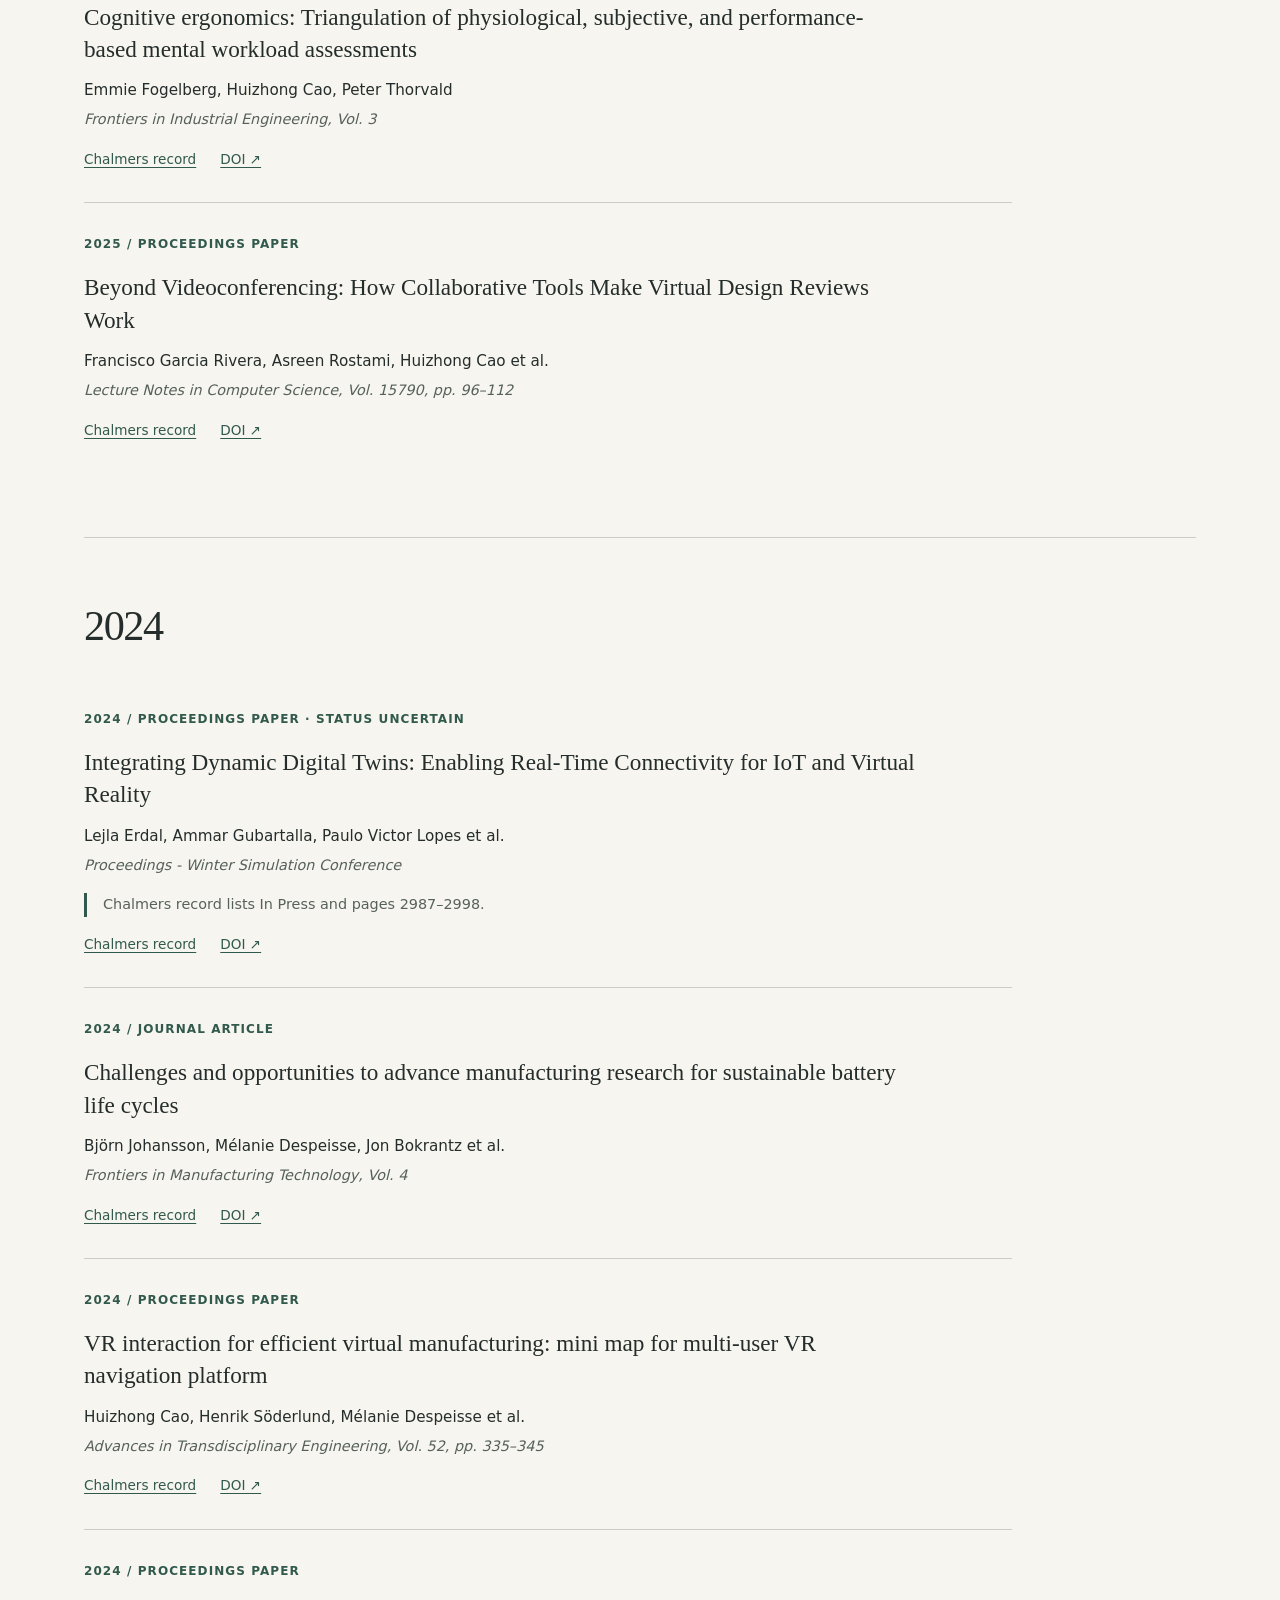
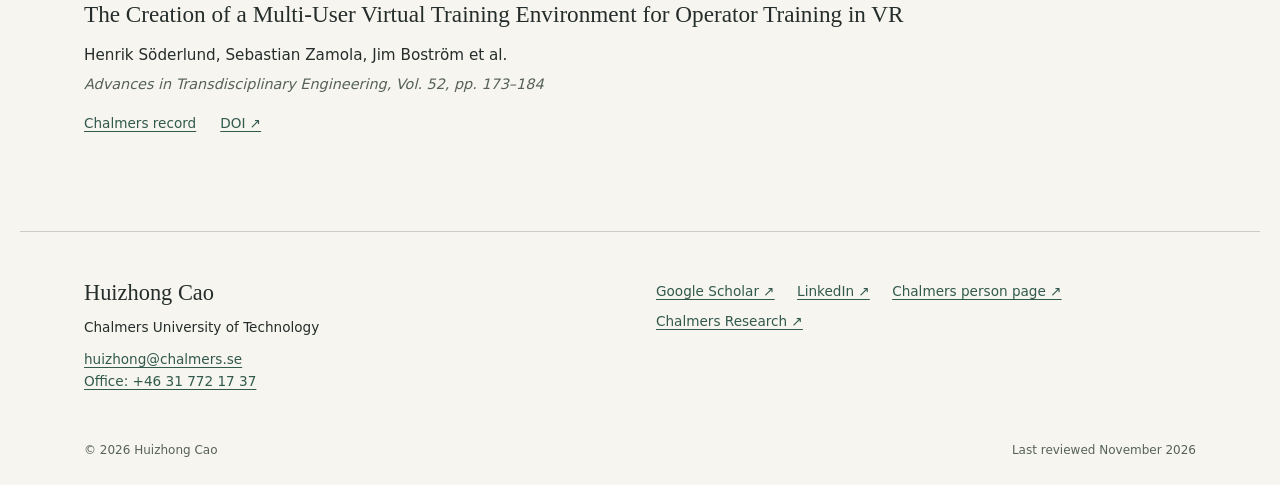
<file: publications/index.html>
<!DOCTYPE html>

<html lang="en"><head><meta charset="utf-8"/><meta content="width=device-width, initial-scale=1" name="viewport"/>
<title>Publications | Huizhong Cao</title><meta content="Publications by Huizhong Cao: all 14 Chalmers records, including journal articles, conference papers, preprints and the 2025 licentiate thesis." name="description"/><link href="https://diamondcao1996.github.io/publications/" rel="canonical"/>
<meta content="Publications | Huizhong Cao" property="og:title"/><meta content="Publications by Huizhong Cao: all 14 Chalmers records, including journal articles, conference papers, preprints and the 2025 licentiate thesis." property="og:description"/><meta content="https://diamondcao1996.github.io/publications/" property="og:url"/><meta content="website" property="og:type"/><meta content="https://diamondcao1996.github.io/assets/huizhong-cao.jpg" property="og:image"/><meta content="Portrait of Huizhong Cao" property="og:image:alt"/>
<link href="/favicon.ico" rel="icon" sizes="32x32"/>
<link href="/assets/site.css" rel="stylesheet"/><script defer="" src="/assets/site.js"></script><script type="application/ld+json">{"@context": "https://schema.org", "@graph": [{"@type": "Person", "@id": "https://diamondcao1996.github.io/#person", "name": "Huizhong Cao", "url": "https://diamondcao1996.github.io/", "image": "https://diamondcao1996.github.io/assets/huizhong-cao.jpg", "jobTitle": "Doctoral Student, Production Systems, Mechanical Engineering", "affiliation": {"@type": "Organization", "name": "Chalmers University of Technology"}, "email": "mailto:huizhong@chalmers.se", "sameAs": ["https://scholar.google.com/citations?user=7JIwY8oAAAAJ&hl=en", "https://www.linkedin.com/in/huizhongcao/", "https://www.chalmers.se/en/persons/huizhong/", "https://research.chalmers.se/en/person/huizhong"]}, {"@type": "WebSite", "url": "https://diamondcao1996.github.io/", "name": "Huizhong Cao"}]}</script>
<link rel="alternate" hreflang="en" href="https://diamondcao1996.github.io/publications/"/><link rel="alternate" hreflang="zh-Hans" href="https://diamondcao1996.github.io/zh/publications/"/><link rel="alternate" hreflang="sv" href="https://diamondcao1996.github.io/sv/publications/"/><link rel="alternate" hreflang="x-default" href="https://diamondcao1996.github.io/publications/"/><meta property="og:locale" content="en_US"/>
</head>
<body><a class="skip-link" href="#main">Skip to content</a><header class="site-header"><div class="header-inner"><a class="brand" href="/">Huizhong Cao<span>Research / Chalmers</span></a><button aria-controls="primary-nav" aria-expanded="false" class="menu-toggle" data-label-open="Menu" data-label-close="Close menu" hidden="" type="button">Menu</button><nav class="lang-switcher" aria-label="Language"><a href="/publications/" hreflang="en" lang="en" aria-current="page">EN</a><span aria-hidden="true">/</span><a href="/zh/publications/" hreflang="zh-Hans" lang="zh-Hans">中文</a><span aria-hidden="true">/</span><a href="/sv/publications/" hreflang="sv" lang="sv">SV</a></nav><nav aria-label="Main navigation" id="primary-nav"><ul><li><a href="/#about">About</a></li><li><a href="/#research">Research</a></li><li><a href="/#publications">Publications</a></li><li><a href="/#mond">MOND</a></li><li><a href="/#experience">Experience</a></li><li><a href="/#education">Education</a></li><li><a href="/#portfolio">Earlier work</a></li><li><a href="/#contact">Contact</a></li></ul></nav></div></header>
<main id="main" tabindex="-1"><section class="page-intro"><p class="eyebrow">Publications</p><h1>A library of<br/>research work.</h1><p class="lead">Journal articles, proceedings, preprints and a licentiate thesis.</p><p class="prose">All 14 records from the Chalmers Research profile as of November 2026. Publication types and uncertain statuses are retained. The ISO 23247 preprint and in-press journal article appear related and are listed as separate records.</p><nav aria-label="Publication years" class="year-nav"><a href="#year-2026">2026</a><a href="#year-2025">2025</a><a href="#year-2024">2024</a></nav></section><section class="section" id="year-2026"><h2>2026</h2><article class="publication" id="publication-552658"><p class="eyebrow">2026 / Journal article · In press</p><h3>Implementation of ISO 23247 for Digital Twins in Production Systems: Towards AI-Based Sustainable and XR-Based Human-Centric Manufacturing</h3><p class="authors">Huizhong Cao, Henrik Söderlund, Qi Fang et al.</p><p class="venue">Smart and Sustainable Manufacturing Systems</p><p class="note">Related version: the 2025 ISO 23247 preprint is listed separately below.</p><div class="record-links"><a href="https://research.chalmers.se/en/publication/552658">Chalmers record</a><a href="https://doi.org/10.1520/SSMS20250002">DOI ↗</a></div></article><article class="publication" id="publication-553198"><p class="eyebrow">2026 / Proceedings paper</p><h3>Inclusive Human-Centric Manufacturing - reviewing vulnerable workers’ demands</h3><p class="authors">Sandra Jaksic, Huizhong Cao, Greta Braun et al.</p><p class="venue">12th Swedish Production Symposium, Vol. 1342</p><div class="record-links"><a href="https://research.chalmers.se/en/publication/553198">Chalmers record</a><a href="https://doi.org/10.1088/1757-899X/1342/1/012048">DOI ↗</a></div></article><article class="publication" id="publication-553187"><p class="eyebrow">2026 / Proceedings paper · Published</p><h3>Toward Cognitive Augmentation: Personalization and Standardization of Humanoid Social Robot Instruction</h3><p class="authors">Huizhong Cao, Siyuan Chen, Greta Braun et al.</p><p class="venue">IOP Conference Series: Materials Science and Engineering, Vol. 1342</p><div class="record-links"><a href="https://research.chalmers.se/en/publication/553187">Chalmers record</a><a href="https://doi.org/10.1088/1757-899X/1342/1/012045">DOI ↗</a></div></article></section><section class="section" id="year-2025"><h2>2025</h2><article class="publication" id="publication-549499"><p class="eyebrow">2025 / Book chapter</p><h3>Exploring the Current Applications and Potential of Extended Reality for Environmental Sustainability in Manufacturing</h3><p class="authors">Huizhong Cao, Henrik Söderlund, Mélanie Despeisse et al.</p><p class="venue">EcoDesign for Circular Value Creation: Volume I, pp. 515–531</p><div class="record-links"><a href="https://research.chalmers.se/en/publication/549499">Chalmers record</a><a href="https://doi.org/10.1007/978-981-97-9068-5_32">DOI ↗</a></div></article><article class="publication" id="publication-547400"><p class="eyebrow">2025 / Journal article · Published</p><h3>Human-centered design of VR interface features to support mental workload and spatial cognition during collaboration tasks in manufacturing</h3><p class="authors">Huizhong Cao, Francisco Garcia Rivera, Henrik Söderlund et al.</p><p class="venue">Cognition, Technology and Work, Vol. 27 (3), pp. 467–485</p><div class="record-links"><a href="https://research.chalmers.se/en/publication/547400">Chalmers record</a><a href="https://doi.org/10.1007/s10111-025-00809-6">DOI ↗</a></div></article><article class="publication" id="publication-548139"><p class="eyebrow">2025 / Preprint</p><h3>Cognitive Augmentation in Industry 5.0: Comparing Mental Workload in VR, Humanoid Social Robots, and Video Learning</h3><p class="authors">Huizhong Cao, Emmie Fogelberg, Peter Thorvald et al.</p><div class="record-links"><a href="https://research.chalmers.se/en/publication/548139">Chalmers record</a></div></article><article class="publication" id="publication-548277"><p class="eyebrow">2025 / Licentiate thesis</p><h3>Cognitive Augmentation Technologies: VR, AI and Social Robots for Industry 5.0</h3><p class="authors">Huizhong Cao</p><p class="venue">Chalmers University of Technology</p><div class="record-links"><a href="https://research.chalmers.se/en/publication/548277">Chalmers record</a><a href="https://research.chalmers.se/publication/548277/file/548277_Fulltext.pdf">Thesis full text (PDF)</a></div></article><article class="publication" id="publication-548140"><p class="eyebrow">2025 / Preprint</p><h3>Towards AI-based Sustainable and XR-based human-centric manufacturing: Implementation of ISO 23247 for digital twins of production systems</h3><p class="authors">Huizhong Cao, Henrik Söderlund, Qi Fang et al.</p><p class="note">Related version: appears related to the 2026 in-press ISO 23247 journal article; both Chalmers records are retained.</p><div class="record-links"><a href="https://research.chalmers.se/en/publication/548140">Chalmers record</a><a href="https://doi.org/10.48550/arXiv.2508.14580">DOI ↗</a></div></article><article class="publication" id="publication-548138"><p class="eyebrow">2025 / Journal article · Published</p><h3>Cognitive ergonomics: Triangulation of physiological, subjective, and performance-based mental workload assessments</h3><p class="authors">Emmie Fogelberg, Huizhong Cao, Peter Thorvald</p><p class="venue">Frontiers in Industrial Engineering, Vol. 3</p><div class="record-links"><a href="https://research.chalmers.se/en/publication/548138">Chalmers record</a><a href="https://doi.org/10.3389/fieng.2025.1605975">DOI ↗</a></div></article><article class="publication" id="publication-547053"><p class="eyebrow">2025 / Proceedings paper</p><h3>Beyond Videoconferencing: How Collaborative Tools Make Virtual Design Reviews Work</h3><p class="authors">Francisco Garcia Rivera, Asreen Rostami, Huizhong Cao et al.</p><p class="venue">Lecture Notes in Computer Science, Vol. 15790, pp. 96–112</p><div class="record-links"><a href="https://research.chalmers.se/en/publication/547053">Chalmers record</a><a href="https://doi.org/10.1007/978-3-031-93715-6_7">DOI ↗</a></div></article></section><section class="section" id="year-2024"><h2>2024</h2><article class="publication" id="publication-546510"><p class="eyebrow">2024 / Proceedings paper · Status uncertain</p><h3>Integrating Dynamic Digital Twins: Enabling Real-Time Connectivity for IoT and Virtual Reality</h3><p class="authors">Lejla Erdal, Ammar Gubartalla, Paulo Victor Lopes et al.</p><p class="venue">Proceedings - Winter Simulation Conference</p><p class="note">Chalmers record lists In Press and pages 2987–2998.</p><div class="record-links"><a href="https://research.chalmers.se/en/publication/546510">Chalmers record</a><a href="https://doi.org/10.1109/WSC63780.2024.10838921">DOI ↗</a></div></article><article class="publication" id="publication-542795"><p class="eyebrow">2024 / Journal article</p><h3>Challenges and opportunities to advance manufacturing research for sustainable battery life cycles</h3><p class="authors">Björn Johansson, Mélanie Despeisse, Jon Bokrantz et al.</p><p class="venue">Frontiers in Manufacturing Technology, Vol. 4</p><div class="record-links"><a href="https://research.chalmers.se/en/publication/542795">Chalmers record</a><a href="https://doi.org/10.3389/fmtec.2024.1360076">DOI ↗</a></div></article><article class="publication" id="publication-540994"><p class="eyebrow">2024 / Proceedings paper</p><h3>VR interaction for efficient virtual manufacturing: mini map for multi-user VR navigation platform</h3><p class="authors">Huizhong Cao, Henrik Söderlund, Mélanie Despeisse et al.</p><p class="venue">Advances in Transdisciplinary Engineering, Vol. 52, pp. 335–345</p><div class="record-links"><a href="https://research.chalmers.se/en/publication/540994">Chalmers record</a><a href="https://doi.org/10.3233/ATDE240178">DOI ↗</a></div></article><article class="publication" id="publication-540992"><p class="eyebrow">2024 / Proceedings paper</p><h3>The Creation of a Multi-User Virtual Training Environment for Operator Training in VR</h3><p class="authors">Henrik Söderlund, Sebastian Zamola, Jim Boström et al.</p><p class="venue">Advances in Transdisciplinary Engineering, Vol. 52, pp. 173–184</p><div class="record-links"><a href="https://research.chalmers.se/en/publication/540992">Chalmers record</a><a href="https://doi.org/10.3233/ATDE240163">DOI ↗</a></div></article></section></main>
<footer class="site-footer"><div class="footer-grid"><div><a class="brand" href="/">Huizhong Cao</a><p>Chalmers University of Technology</p><a href="mailto:huizhong@chalmers.se">huizhong@chalmers.se</a><br/><a href="tel:+46317721737">Office: +46 31 772 17 37</a></div><div><ul class="link-list"><li><a href="https://scholar.google.com/citations?user=7JIwY8oAAAAJ&amp;hl=en">Google Scholar ↗</a></li><li><a href="https://www.linkedin.com/in/huizhongcao/">LinkedIn ↗</a></li><li><a href="https://www.chalmers.se/en/persons/huizhong/">Chalmers person page ↗</a></li><li><a href="https://research.chalmers.se/en/person/huizhong">Chalmers Research ↗</a></li></ul></div></div><div class="footer-bottom"><span>© 2026 Huizhong Cao</span><span>Last reviewed November 2026</span></div></footer></body></html>
</file>
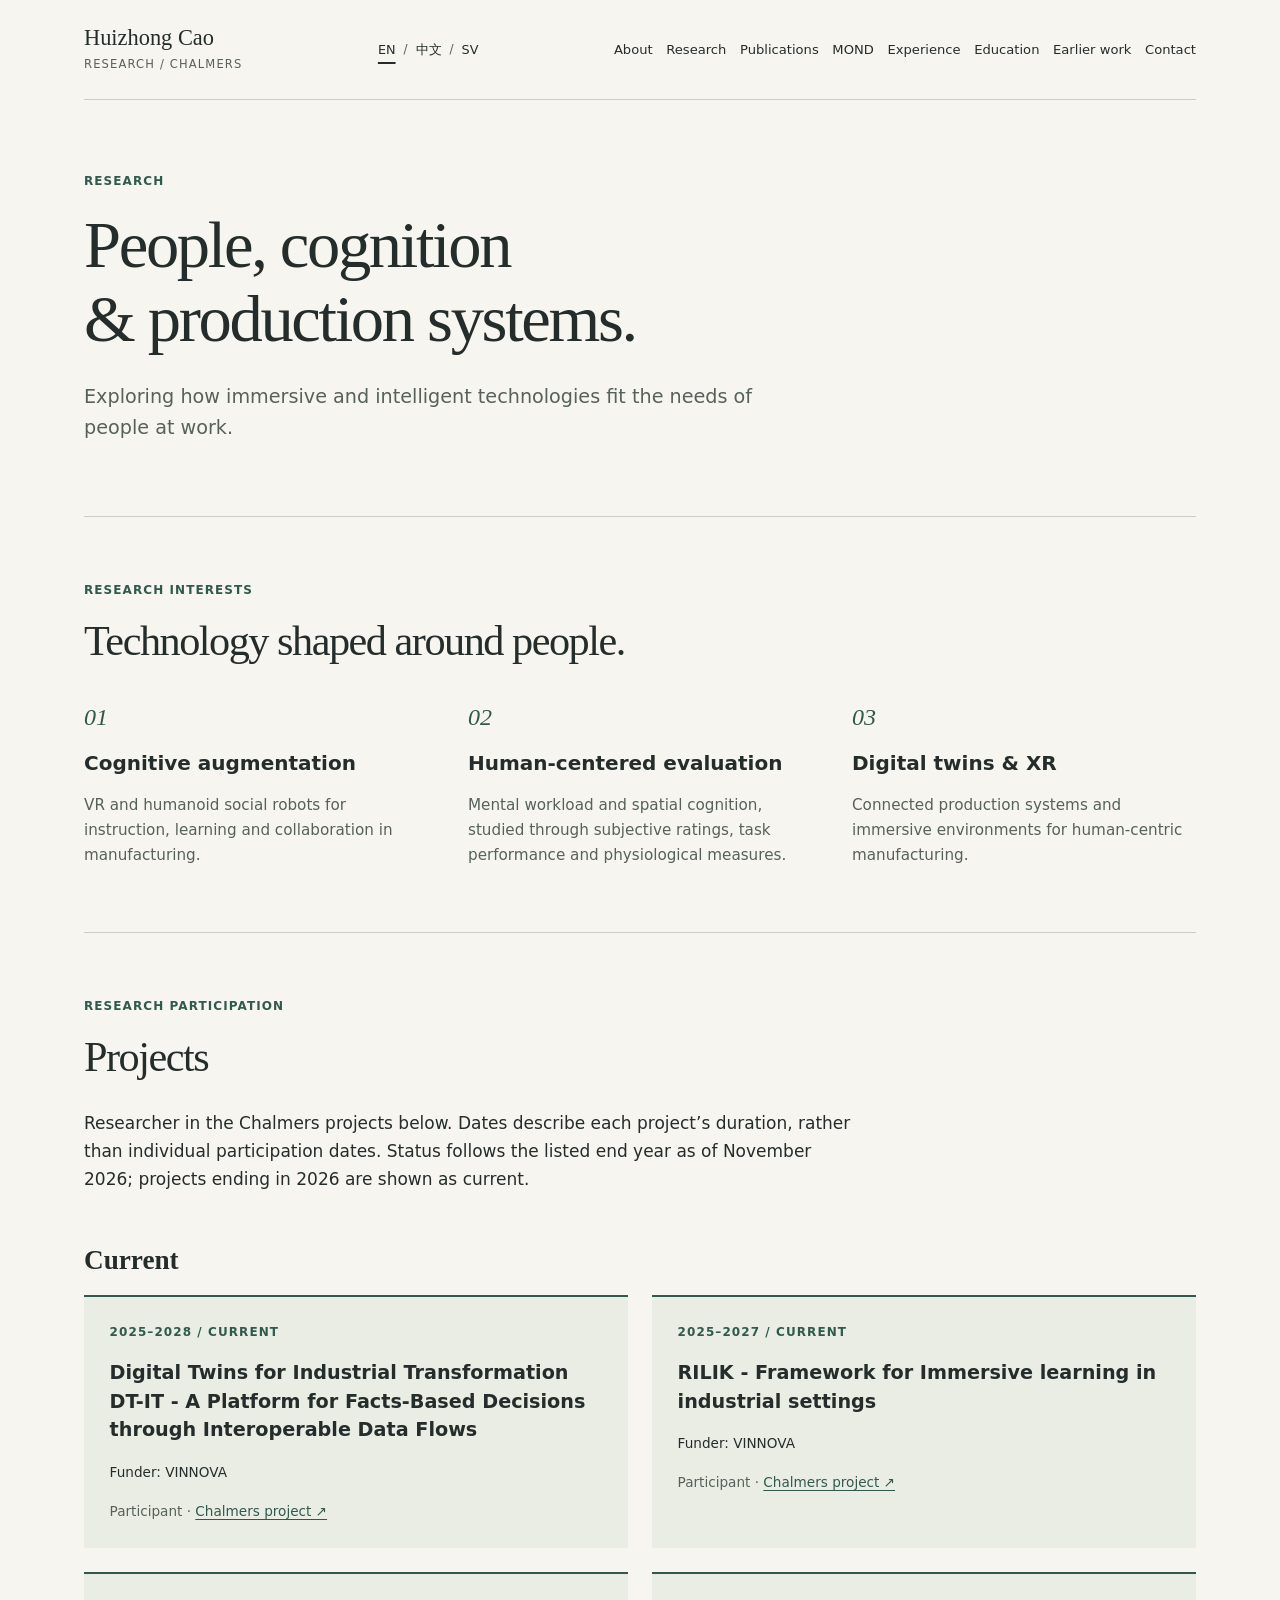
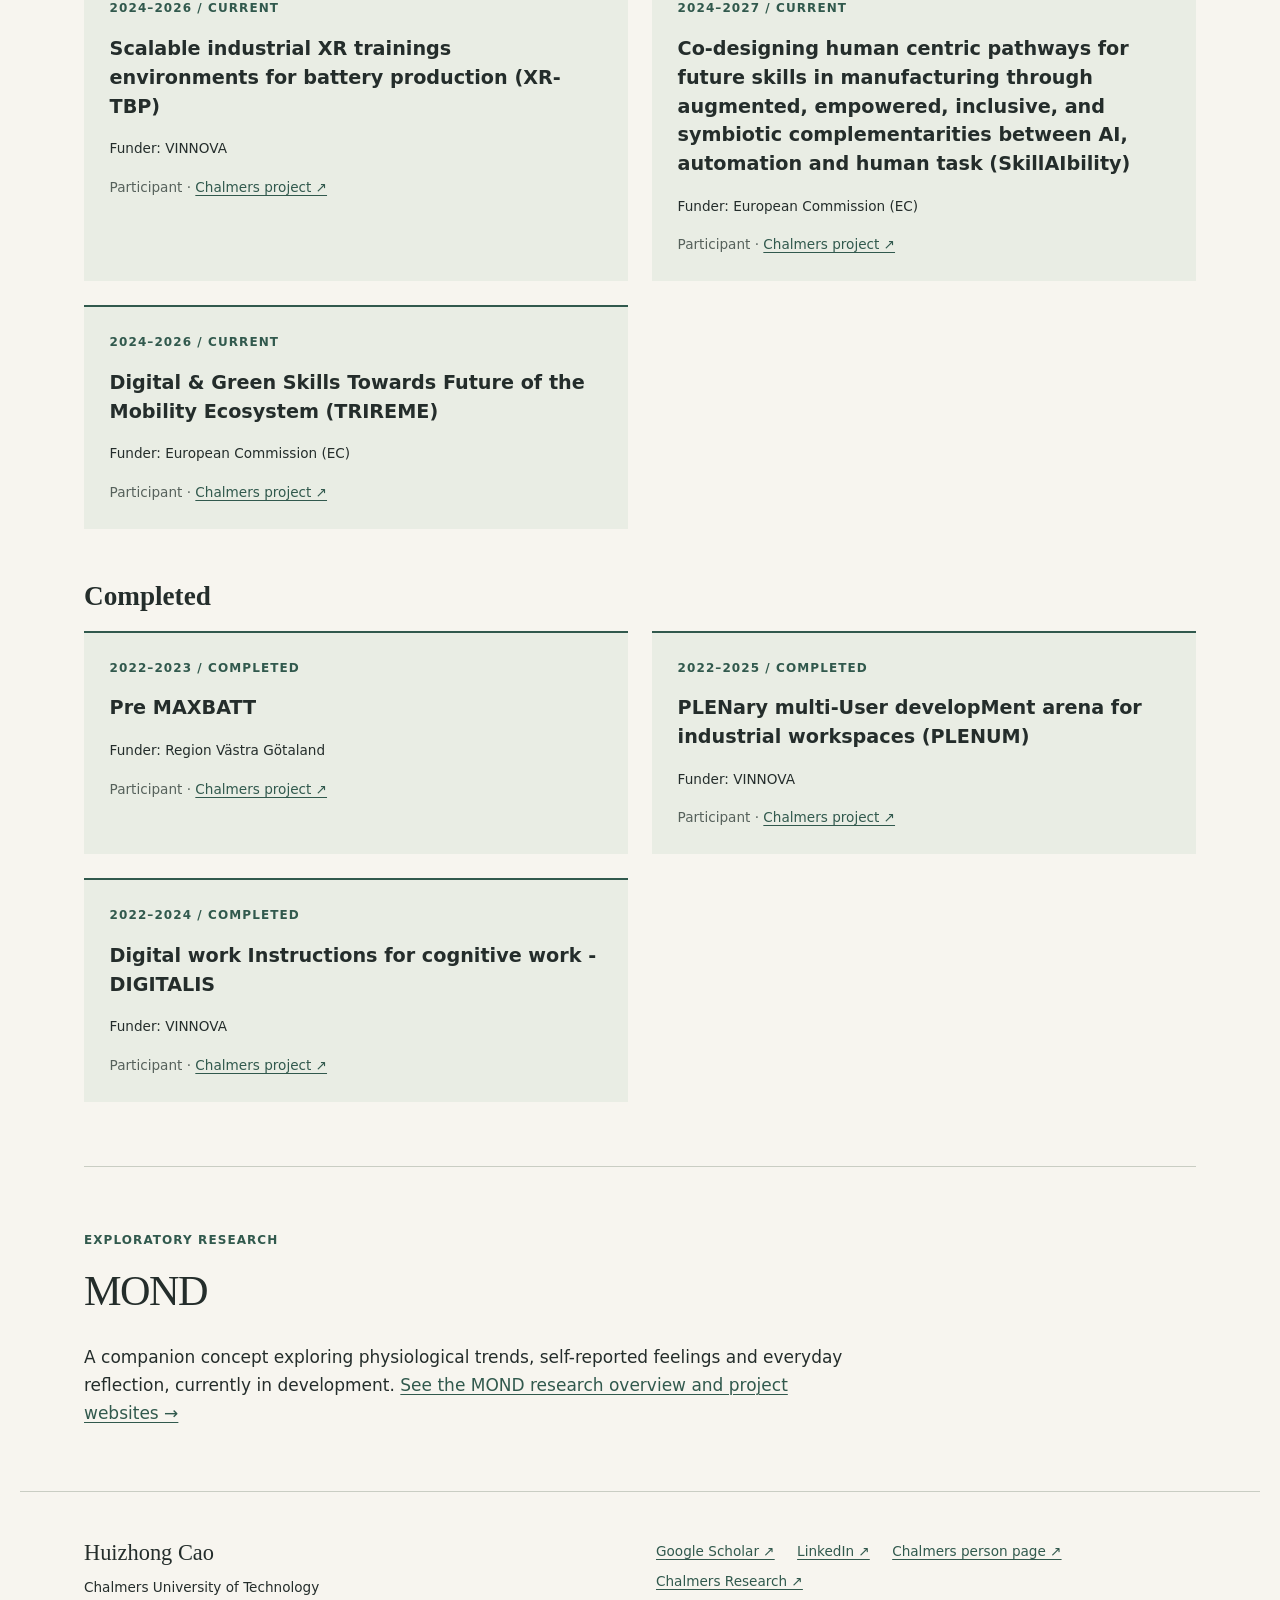
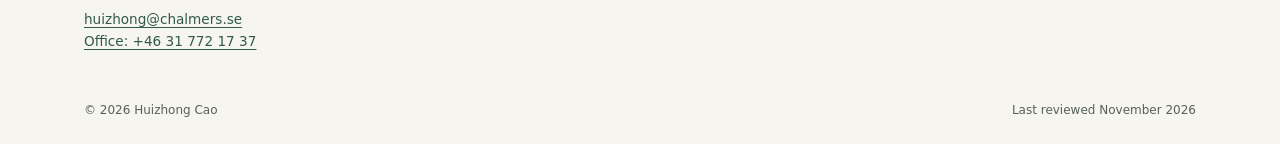
<file: research/index.html>
<!DOCTYPE html>

<html lang="en"><head><meta charset="utf-8"/><meta content="width=device-width, initial-scale=1" name="viewport"/>
<title>Research | Huizhong Cao</title><meta content="Research themes and Chalmers project participation spanning cognitive augmentation, XR, digital twins and human-centric manufacturing." name="description"/><link href="https://diamondcao1996.github.io/research/" rel="canonical"/>
<meta content="Research | Huizhong Cao" property="og:title"/><meta content="Research themes and Chalmers project participation spanning cognitive augmentation, XR, digital twins and human-centric manufacturing." property="og:description"/><meta content="https://diamondcao1996.github.io/research/" property="og:url"/><meta content="website" property="og:type"/><meta content="https://diamondcao1996.github.io/assets/huizhong-cao.jpg" property="og:image"/><meta content="Portrait of Huizhong Cao" property="og:image:alt"/>
<link href="/favicon.ico" rel="icon" sizes="32x32"/>
<link href="/assets/site.css" rel="stylesheet"/><script defer="" src="/assets/site.js"></script><script type="application/ld+json">{"@context": "https://schema.org", "@graph": [{"@type": "Person", "@id": "https://diamondcao1996.github.io/#person", "name": "Huizhong Cao", "url": "https://diamondcao1996.github.io/", "image": "https://diamondcao1996.github.io/assets/huizhong-cao.jpg", "jobTitle": "Doctoral Student, Production Systems, Mechanical Engineering", "affiliation": {"@type": "Organization", "name": "Chalmers University of Technology"}, "email": "mailto:huizhong@chalmers.se", "sameAs": ["https://scholar.google.com/citations?user=7JIwY8oAAAAJ&hl=en", "https://www.linkedin.com/in/huizhongcao/", "https://www.chalmers.se/en/persons/huizhong/", "https://research.chalmers.se/en/person/huizhong"]}, {"@type": "WebSite", "url": "https://diamondcao1996.github.io/", "name": "Huizhong Cao"}]}</script>
<link rel="alternate" hreflang="en" href="https://diamondcao1996.github.io/research/"/><link rel="alternate" hreflang="zh-Hans" href="https://diamondcao1996.github.io/zh/research/"/><link rel="alternate" hreflang="sv" href="https://diamondcao1996.github.io/sv/research/"/><link rel="alternate" hreflang="x-default" href="https://diamondcao1996.github.io/research/"/><meta property="og:locale" content="en_US"/>
</head>
<body><a class="skip-link" href="#main">Skip to content</a><header class="site-header"><div class="header-inner"><a class="brand" href="/">Huizhong Cao<span>Research / Chalmers</span></a><button aria-controls="primary-nav" aria-expanded="false" class="menu-toggle" data-label-open="Menu" data-label-close="Close menu" hidden="" type="button">Menu</button><nav class="lang-switcher" aria-label="Language"><a href="/research/" hreflang="en" lang="en" aria-current="page">EN</a><span aria-hidden="true">/</span><a href="/zh/research/" hreflang="zh-Hans" lang="zh-Hans">中文</a><span aria-hidden="true">/</span><a href="/sv/research/" hreflang="sv" lang="sv">SV</a></nav><nav aria-label="Main navigation" id="primary-nav"><ul><li><a href="/#about">About</a></li><li><a href="/#research">Research</a></li><li><a href="/#publications">Publications</a></li><li><a href="/#mond">MOND</a></li><li><a href="/#experience">Experience</a></li><li><a href="/#education">Education</a></li><li><a href="/#portfolio">Earlier work</a></li><li><a href="/#contact">Contact</a></li></ul></nav></div></header>
<main id="main" tabindex="-1"><section class="page-intro"><p class="eyebrow">Research</p><h1>People, cognition<br/>&amp; production systems.</h1><p class="lead">Exploring how immersive and intelligent technologies fit the needs of people at work.</p></section><section class="section"><p class="eyebrow">Research interests</p><h2>Technology shaped around people.</h2><div class="themes"><article><span class="number">01</span><h3>Cognitive augmentation</h3><p>VR and humanoid social robots for instruction, learning and collaboration in manufacturing.</p></article><article><span class="number">02</span><h3>Human-centered evaluation</h3><p>Mental workload and spatial cognition, studied through subjective ratings, task performance and physiological measures.</p></article><article><span class="number">03</span><h3>Digital twins &amp; XR</h3><p>Connected production systems and immersive environments for human-centric manufacturing.</p></article></div></section><section class="section"><p class="eyebrow">Research participation</p><h2>Projects</h2><p class="prose">Researcher in the Chalmers projects below. Dates describe each project’s duration, rather than individual participation dates. Status follows the listed end year as of November 2026; projects ending in 2026 are shown as current.</p><h3 class="group-heading">Current</h3><div class="projects"><article class="project"><p class="eyebrow">2025–2028 / Current</p><h4><a href="https://research.chalmers.se/en/project/12742">Digital Twins for Industrial Transformation DT-IT - A Platform for Facts-Based Decisions through Interoperable Data Flows</a></h4><p>Funder: VINNOVA</p><p class="muted">Participant · <a href="https://research.chalmers.se/en/project/12742">Chalmers project ↗</a></p></article><article class="project"><p class="eyebrow">2025–2027 / Current</p><h4><a href="https://research.chalmers.se/en/project/12332">RILIK - Framework for Immersive learning in industrial settings</a></h4><p>Funder: VINNOVA</p><p class="muted">Participant · <a href="https://research.chalmers.se/en/project/12332">Chalmers project ↗</a></p></article><article class="project"><p class="eyebrow">2024–2026 / Current</p><h4><a href="https://research.chalmers.se/en/project/12059">Scalable industrial XR trainings environments for battery production (XR-TBP)</a></h4><p>Funder: VINNOVA</p><p class="muted">Participant · <a href="https://research.chalmers.se/en/project/12059">Chalmers project ↗</a></p></article><article class="project"><p class="eyebrow">2024–2027 / Current</p><h4><a href="https://research.chalmers.se/en/project/11873">Co-designing human centric pathways for future skills in manufacturing through augmented, empowered, inclusive, and symbiotic complementarities between AI, automation and human task (SkillAIbility)</a></h4><p>Funder: European Commission (EC)</p><p class="muted">Participant · <a href="https://research.chalmers.se/en/project/11873">Chalmers project ↗</a></p></article><article class="project"><p class="eyebrow">2024–2026 / Current</p><h4><a href="https://research.chalmers.se/en/project/11618">Digital &amp; Green Skills Towards Future of the Mobility Ecosystem (TRIREME)</a></h4><p>Funder: European Commission (EC)</p><p class="muted">Participant · <a href="https://research.chalmers.se/en/project/11618">Chalmers project ↗</a></p></article></div><h3 class="group-heading">Completed</h3><div class="projects"><article class="project"><p class="eyebrow">2022–2023 / Completed</p><h4><a href="https://research.chalmers.se/en/project/11130">Pre MAXBATT</a></h4><p>Funder: Region Västra Götaland</p><p class="muted">Participant · <a href="https://research.chalmers.se/en/project/11130">Chalmers project ↗</a></p></article><article class="project"><p class="eyebrow">2022–2025 / Completed</p><h4><a href="https://research.chalmers.se/en/project/10970">PLENary multi-User developMent arena for industrial workspaces (PLENUM)</a></h4><p>Funder: VINNOVA</p><p class="muted">Participant · <a href="https://research.chalmers.se/en/project/10970">Chalmers project ↗</a></p></article><article class="project"><p class="eyebrow">2022–2024 / Completed</p><h4><a href="https://research.chalmers.se/en/project/10777">Digital work Instructions for cognitive work - DIGITALIS</a></h4><p>Funder: VINNOVA</p><p class="muted">Participant · <a href="https://research.chalmers.se/en/project/10777">Chalmers project ↗</a></p></article></div></section><section class="section" aria-labelledby="mond-note-title"><p class="eyebrow">Exploratory research</p><h2 id="mond-note-title">MOND</h2><p class="prose">A companion concept exploring physiological trends, self-reported feelings and everyday reflection, currently in development. <a href="/#mond">See the MOND research overview and project websites →</a></p></section></main>
<footer class="site-footer"><div class="footer-grid"><div><a class="brand" href="/">Huizhong Cao</a><p>Chalmers University of Technology</p><a href="mailto:huizhong@chalmers.se">huizhong@chalmers.se</a><br/><a href="tel:+46317721737">Office: +46 31 772 17 37</a></div><div><ul class="link-list"><li><a href="https://scholar.google.com/citations?user=7JIwY8oAAAAJ&amp;hl=en">Google Scholar ↗</a></li><li><a href="https://www.linkedin.com/in/huizhongcao/">LinkedIn ↗</a></li><li><a href="https://www.chalmers.se/en/persons/huizhong/">Chalmers person page ↗</a></li><li><a href="https://research.chalmers.se/en/person/huizhong">Chalmers Research ↗</a></li></ul></div></div><div class="footer-bottom"><span>© 2026 Huizhong Cao</span><span>Last reviewed November 2026</span></div></footer></body></html>
</file>
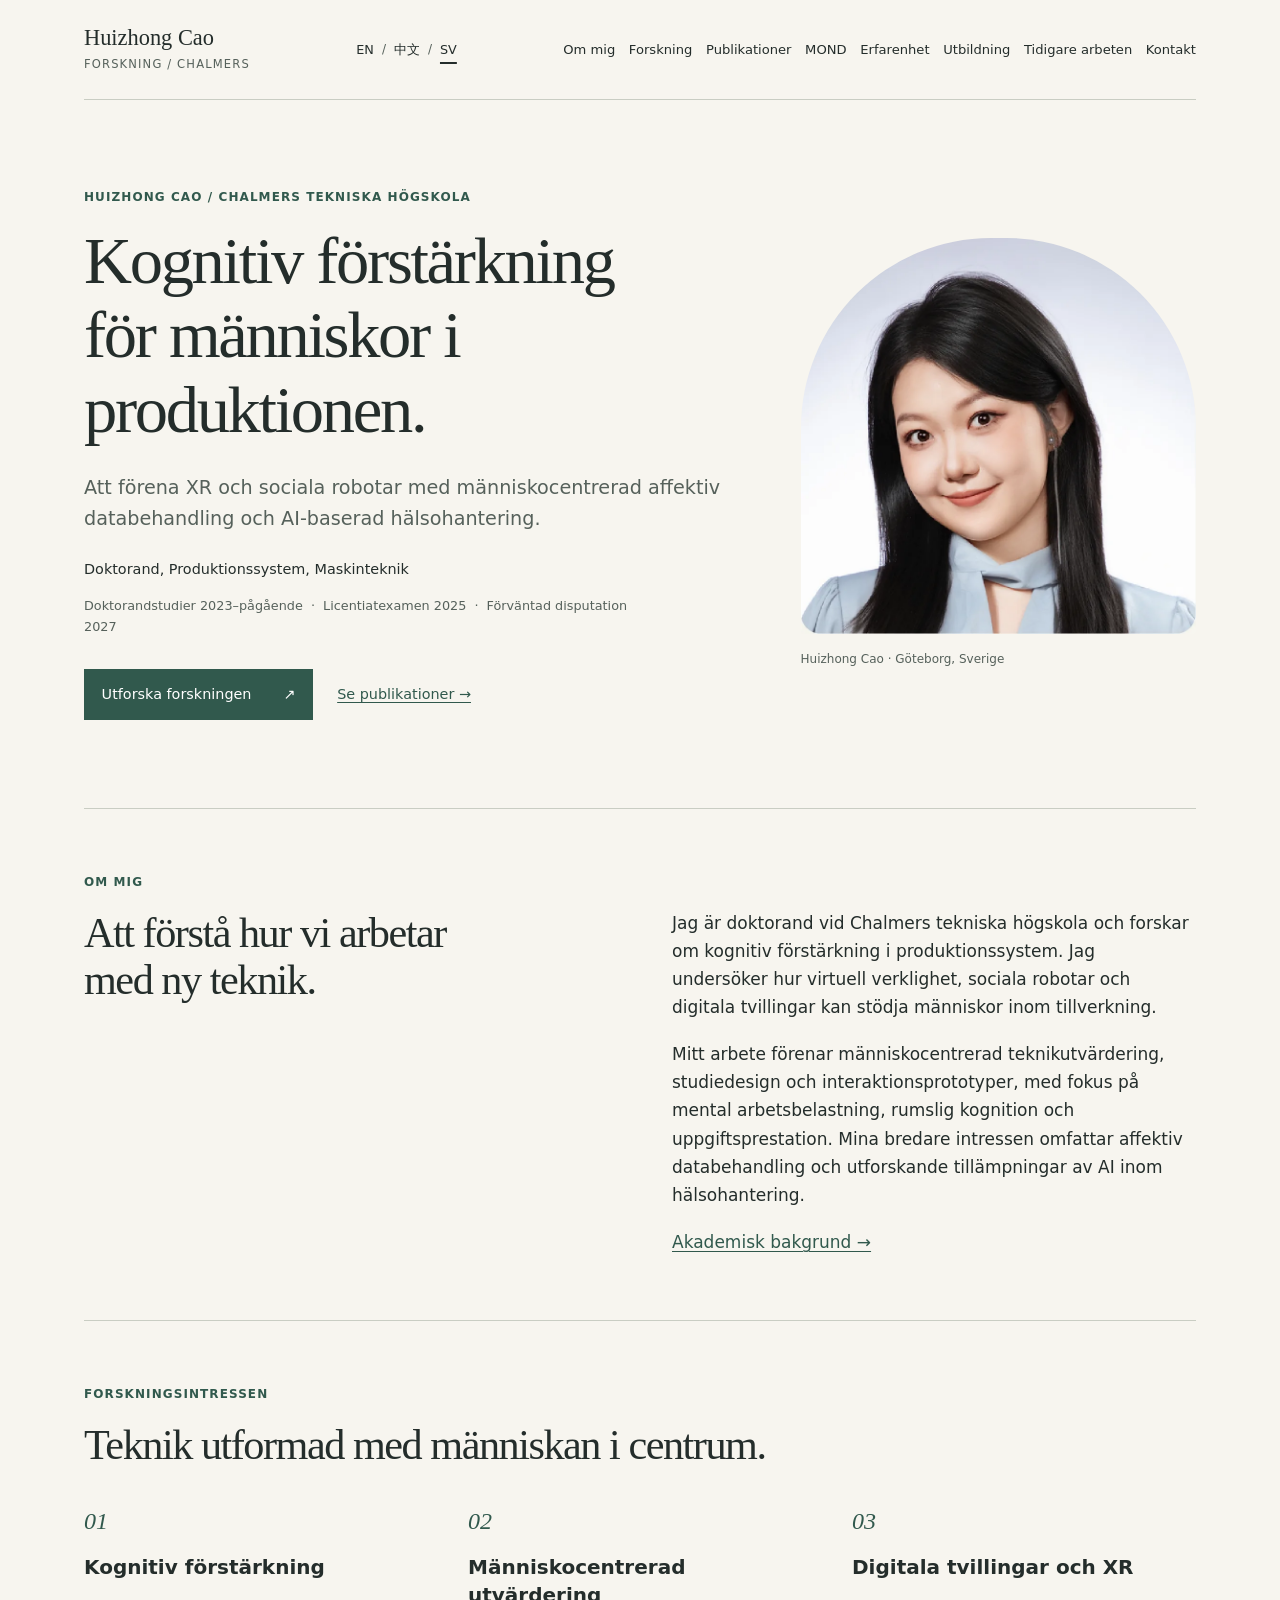
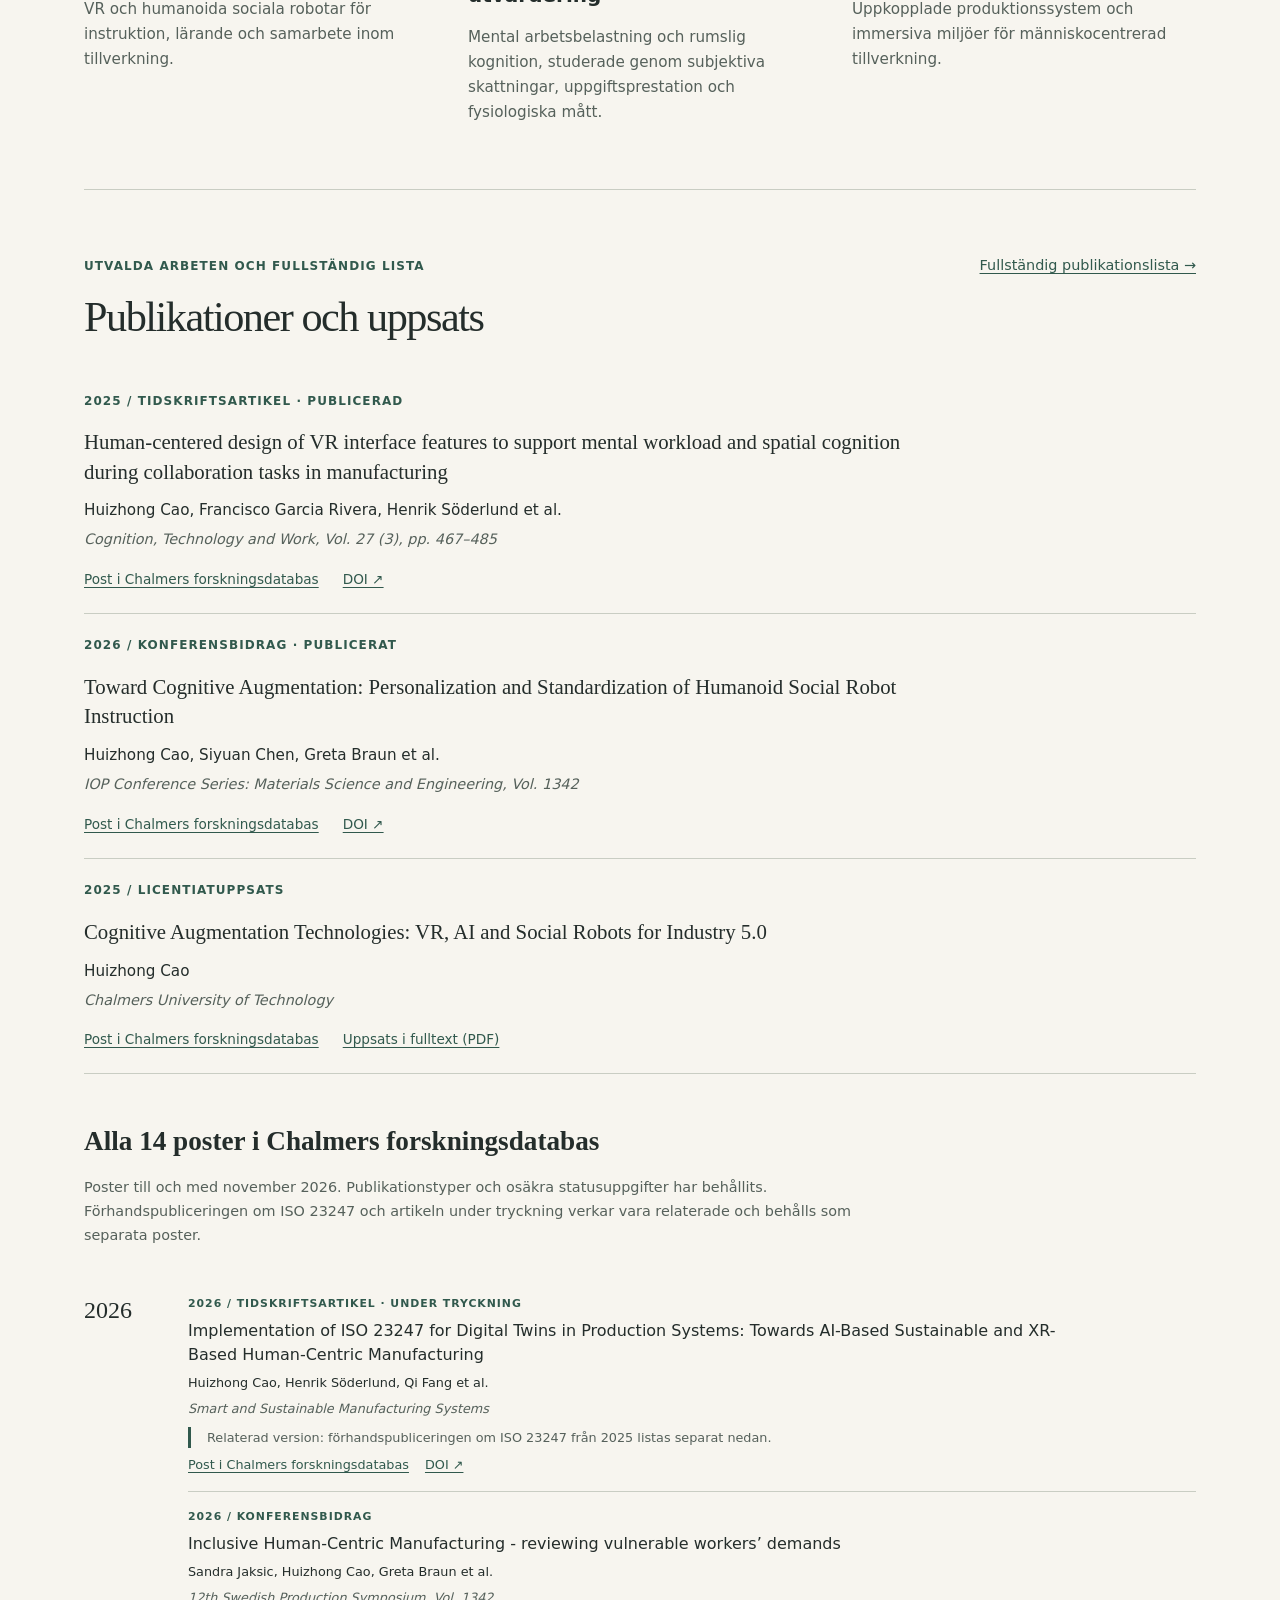
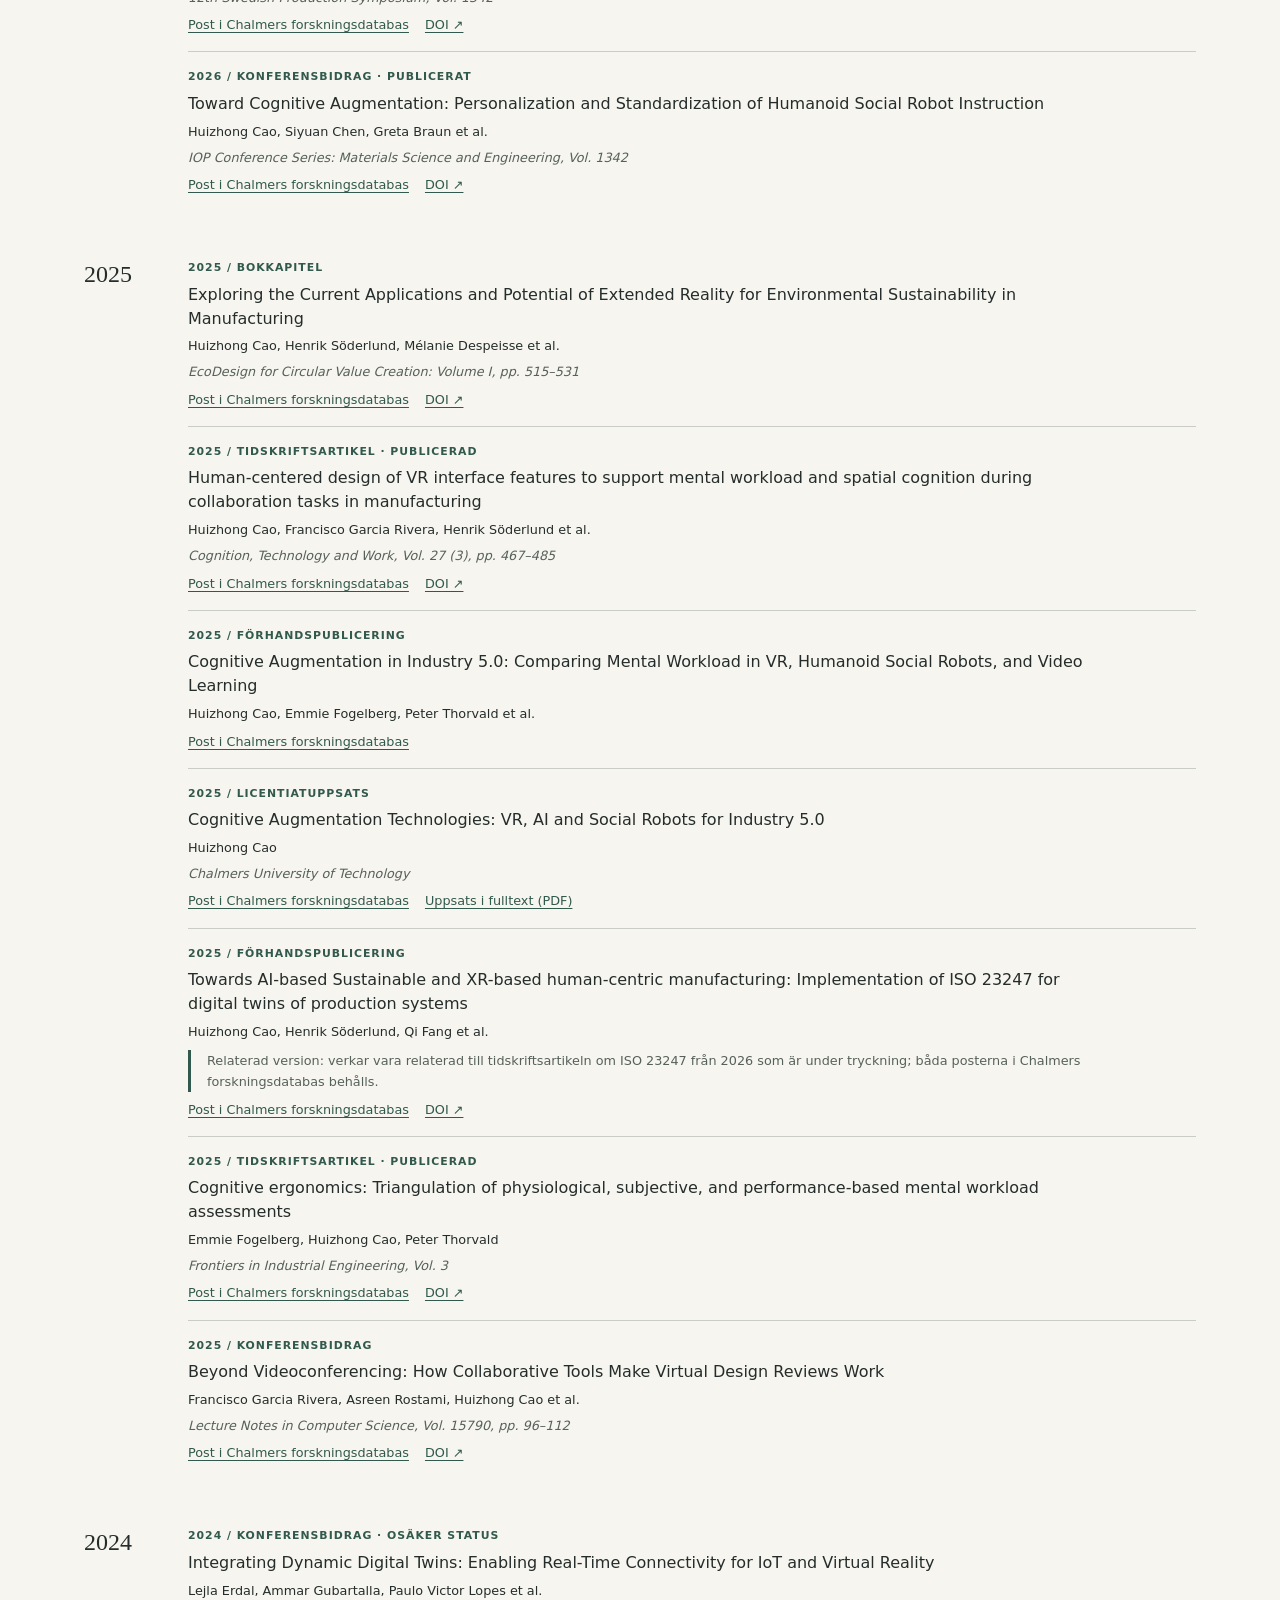
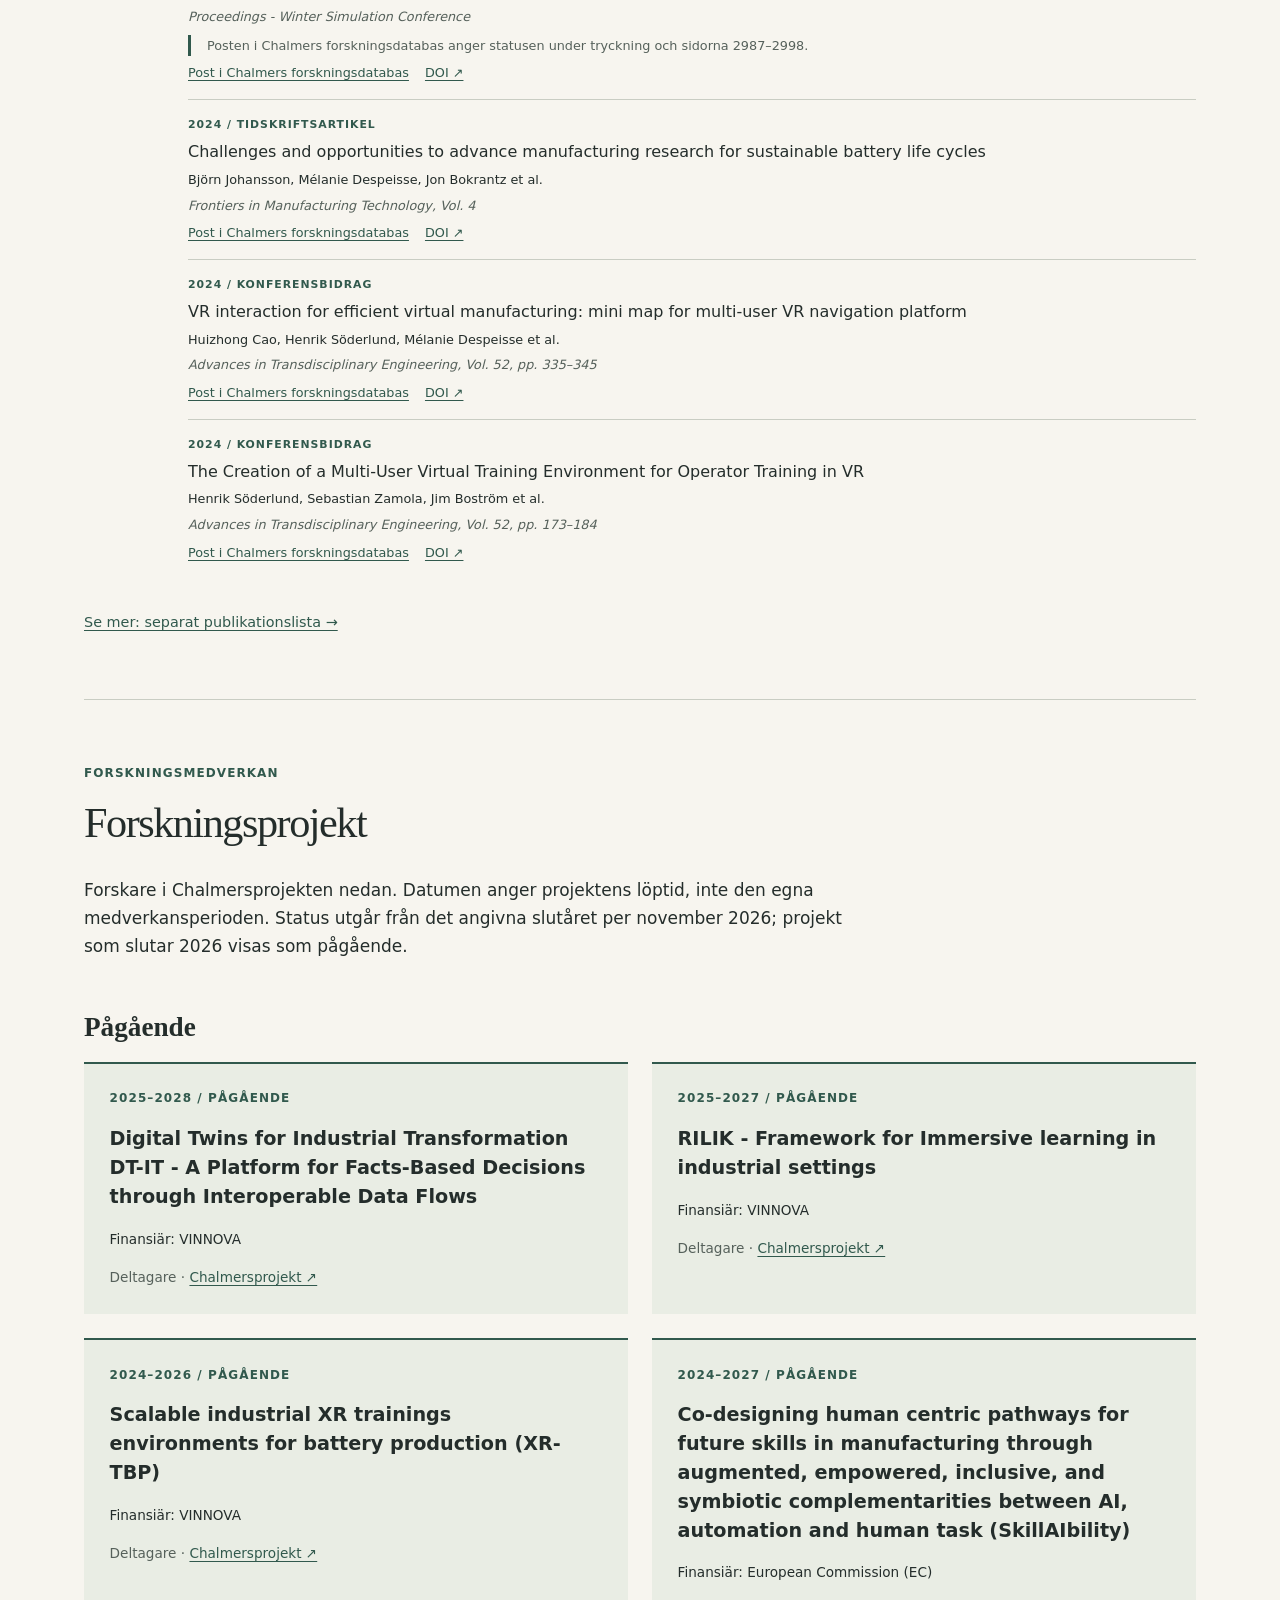
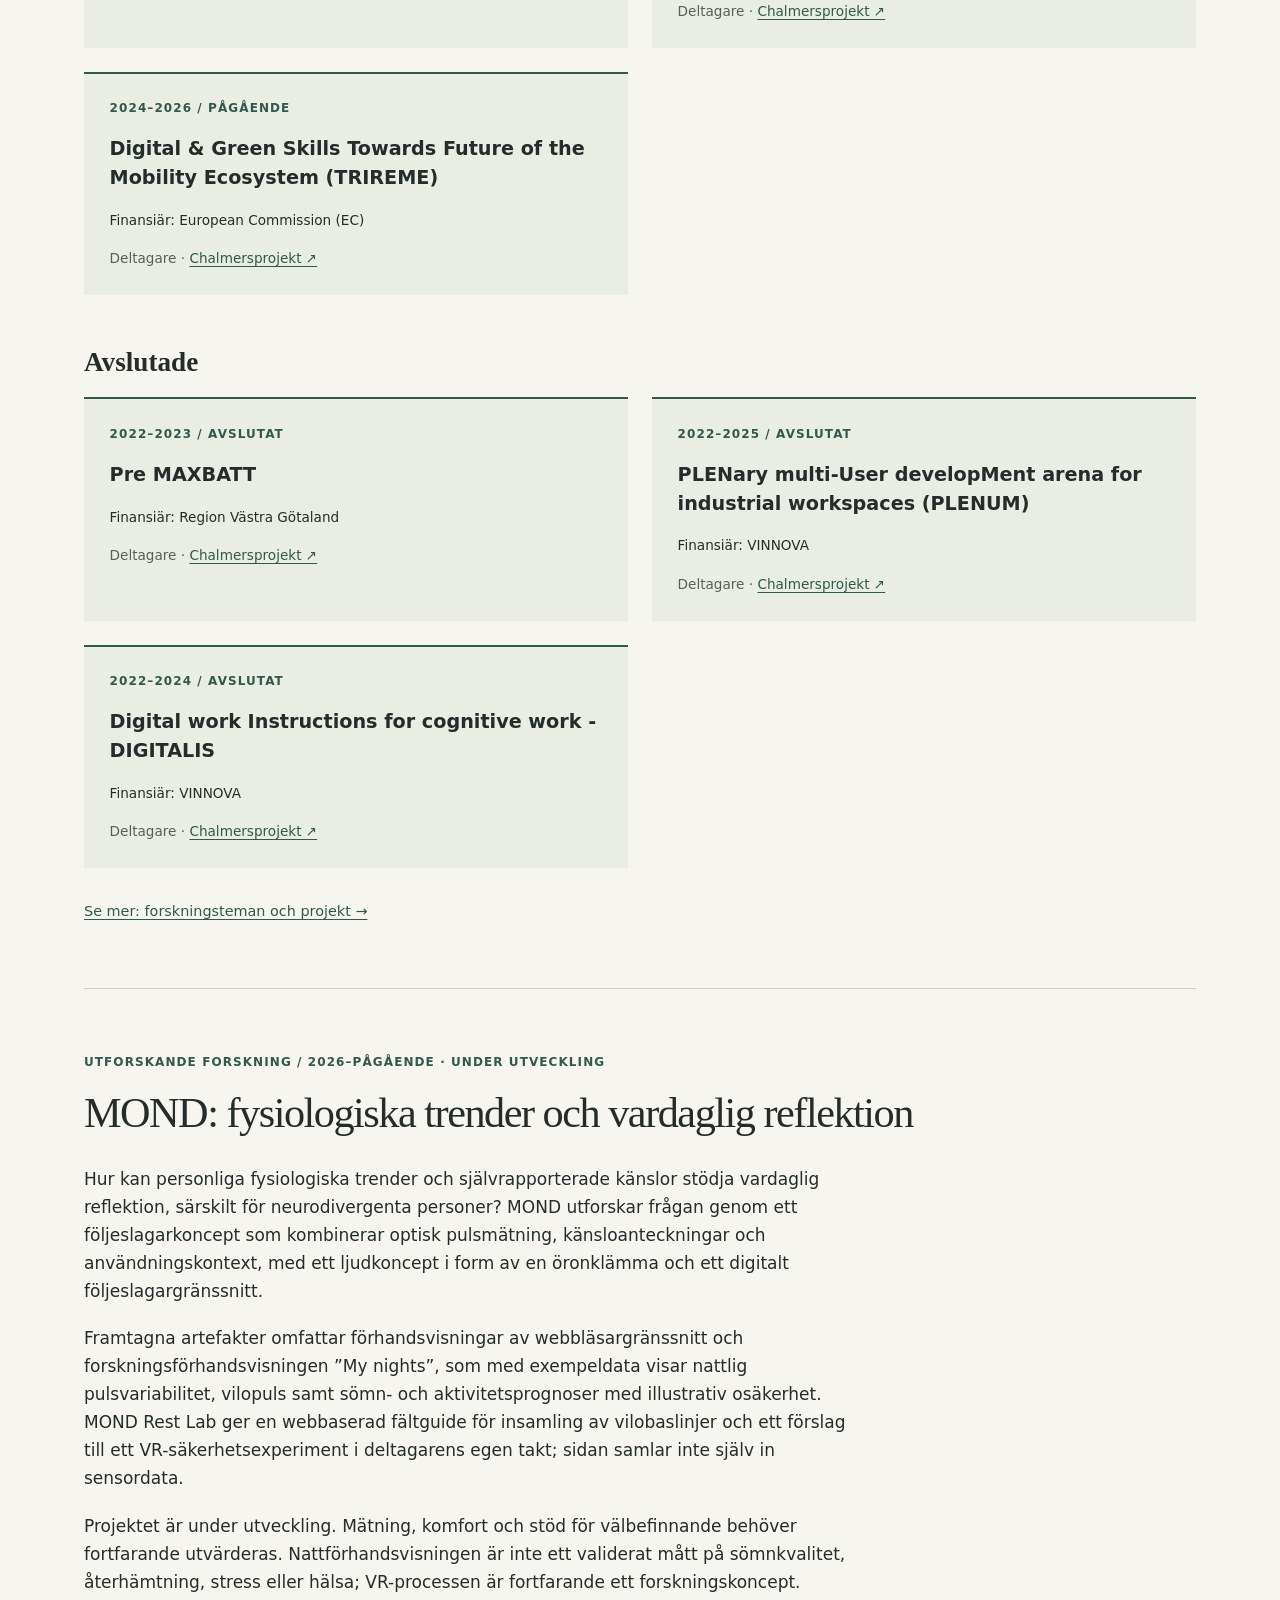
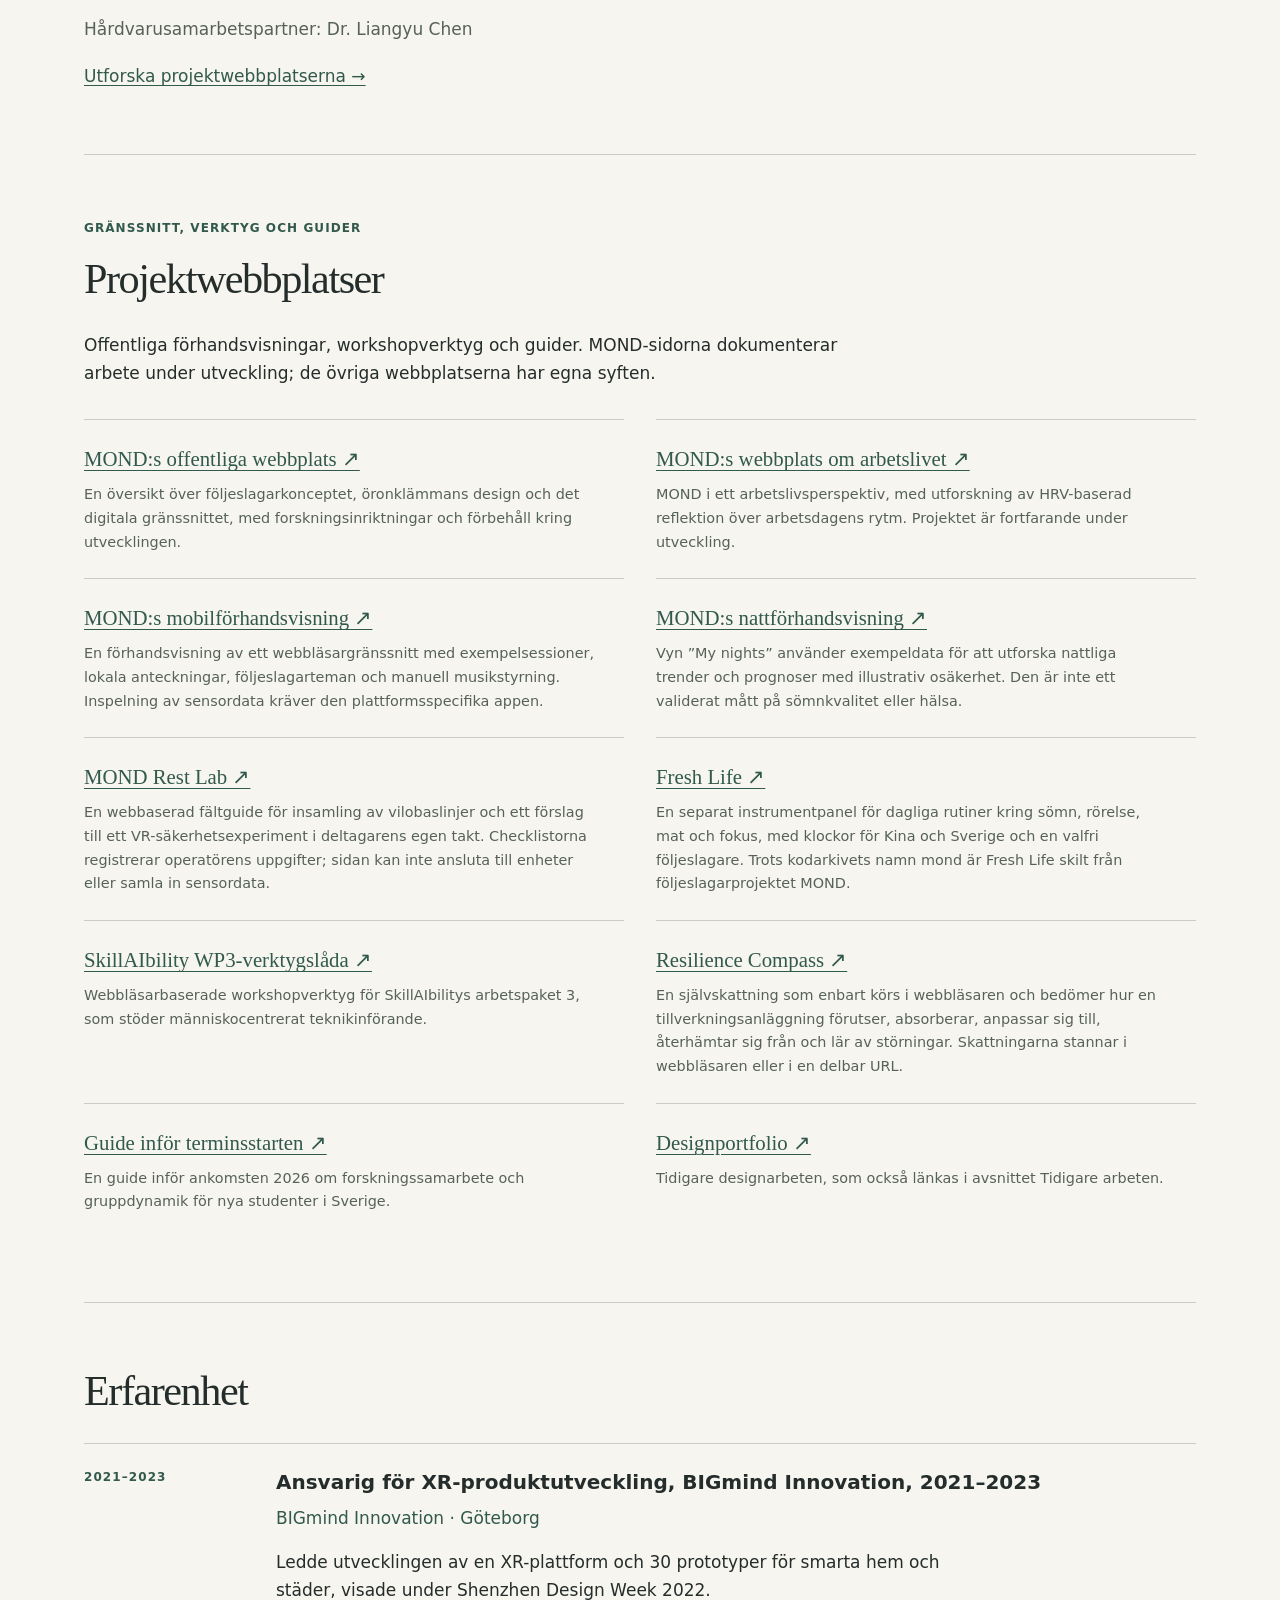
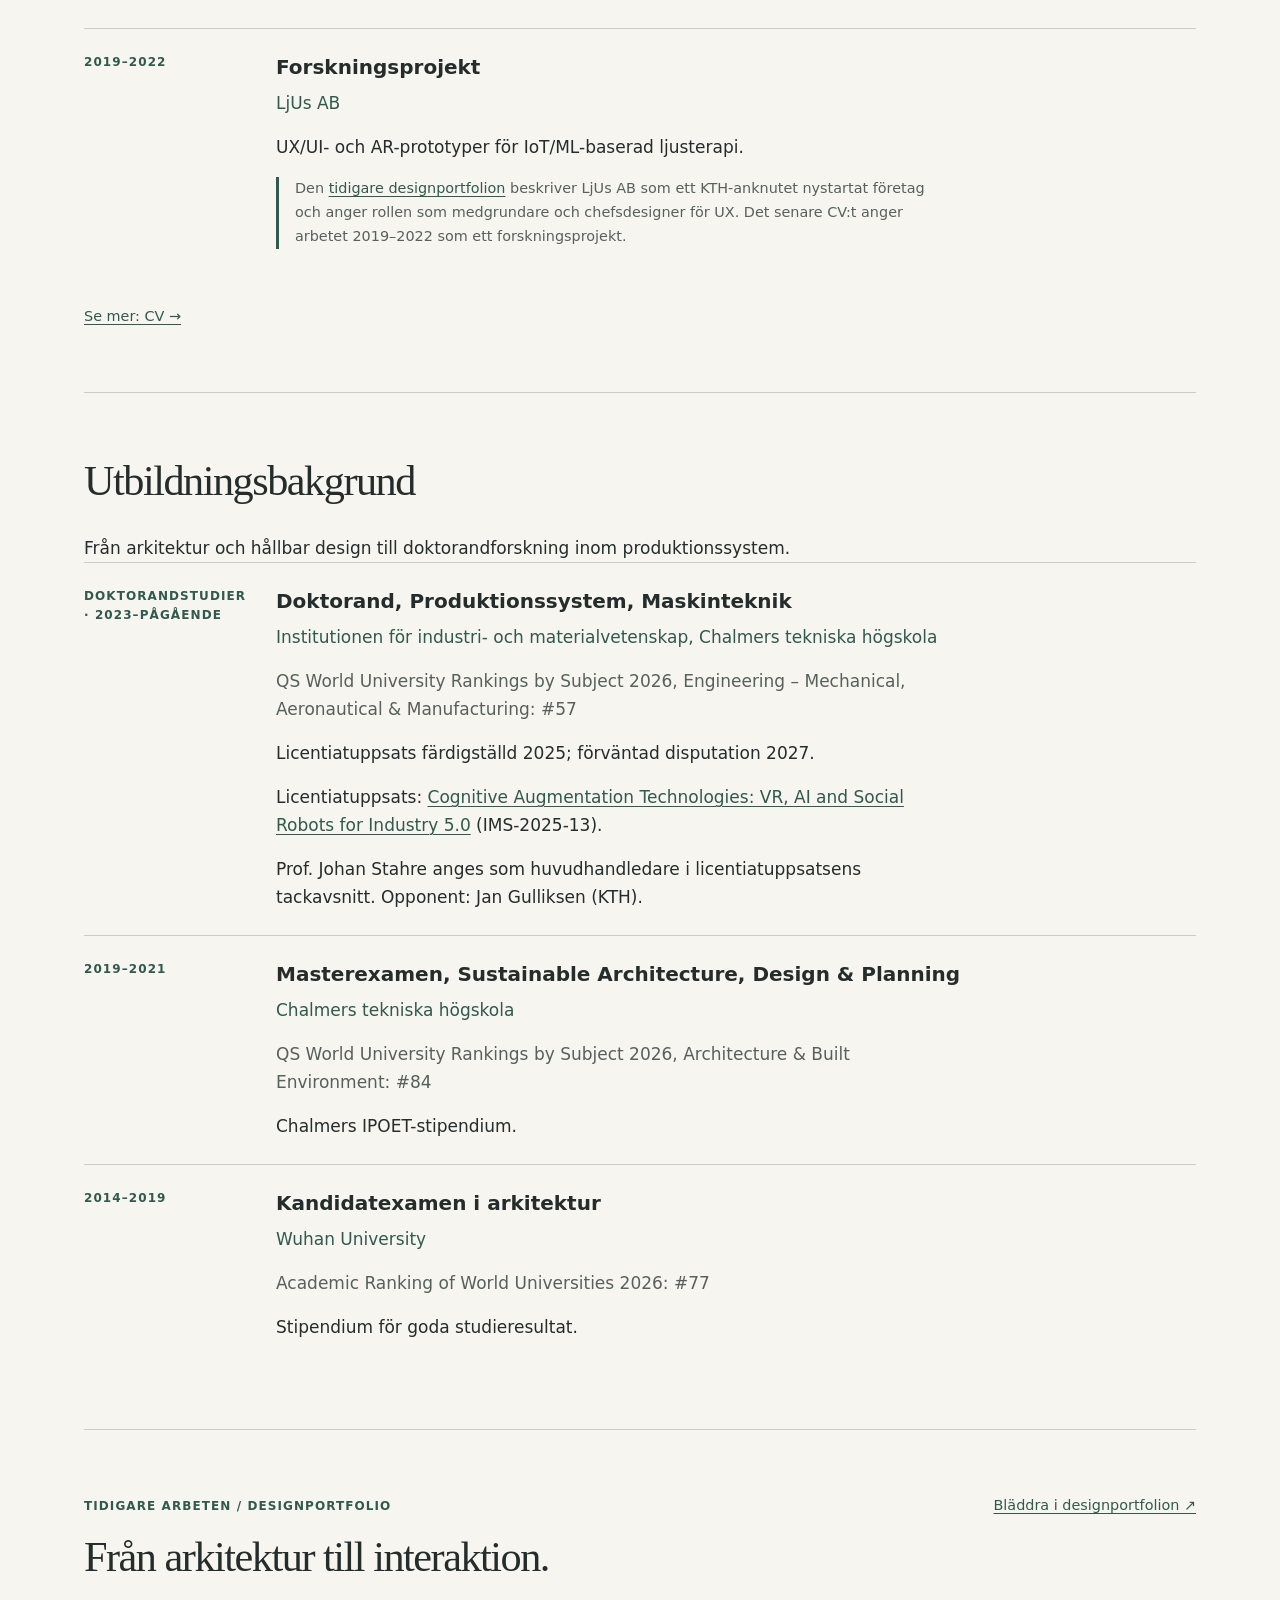
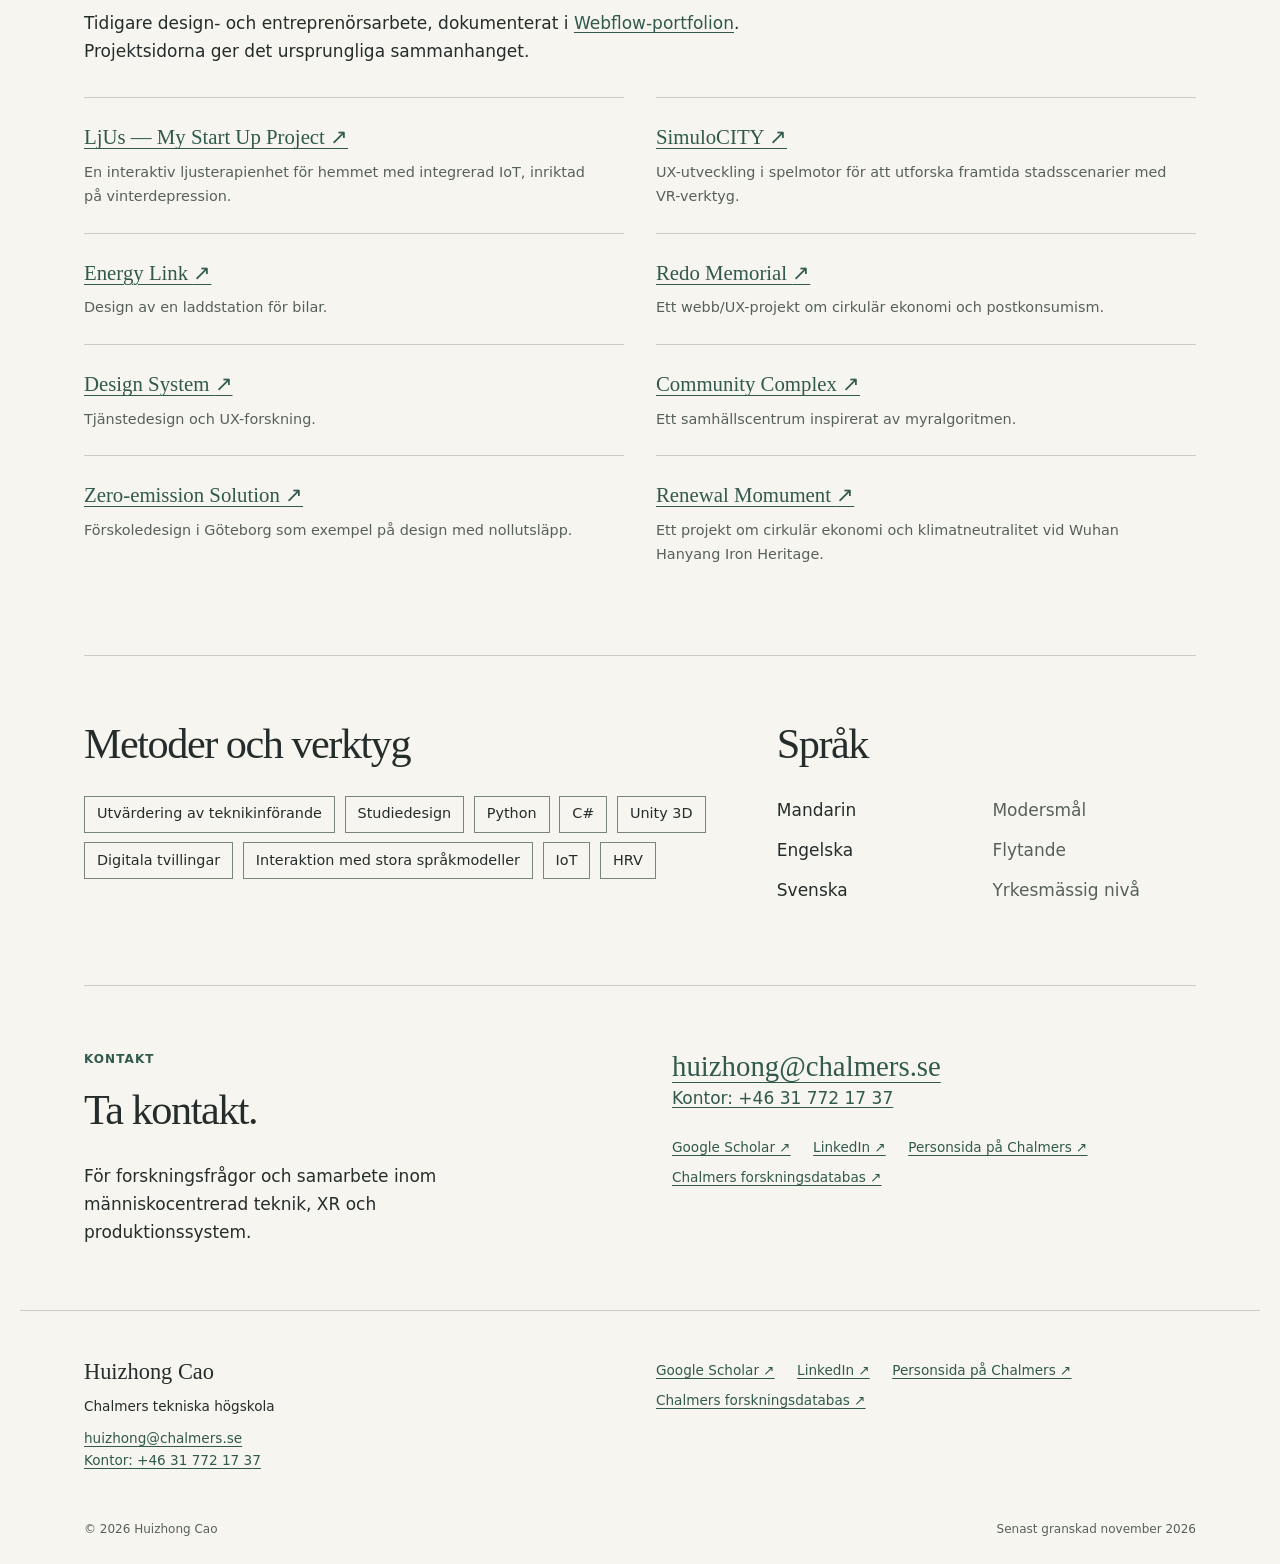
<file: sv/index.html>
<!DOCTYPE html>

<html lang="sv"><head><meta charset="utf-8"/><meta content="width=device-width, initial-scale=1" name="viewport"/>
<title>Huizhong Cao | Kognitiv förstärkning och människocentrerad teknik</title><meta content="Huizhong Cao vid Chalmers: kognitiv förstärkning i produktionssystem, intressen inom affektiv databehandling och AI för hälsa, publikationer, projekt, designerfarenhet och utbildning." name="description"/><link href="https://diamondcao1996.github.io/sv/" rel="canonical"/>
<meta content="Huizhong Cao | Kognitiv förstärkning och människocentrerad teknik" property="og:title"/><meta content="Huizhong Cao vid Chalmers: kognitiv förstärkning i produktionssystem, intressen inom affektiv databehandling och AI för hälsa, publikationer, projekt, designerfarenhet och utbildning." property="og:description"/><meta content="https://diamondcao1996.github.io/sv/" property="og:url"/><meta content="website" property="og:type"/><meta content="https://diamondcao1996.github.io/assets/huizhong-cao.jpg" property="og:image"/><meta content="Porträtt av Huizhong Cao" property="og:image:alt"/>
<link href="/favicon.ico" rel="icon" sizes="32x32"/>
<link href="/assets/site.css" rel="stylesheet"/><script defer="" src="/assets/site.js"></script><script type="application/ld+json">{"@context": "https://schema.org", "@graph": [{"@type": "Person", "@id": "https://diamondcao1996.github.io/#person", "name": "Huizhong Cao", "url": "https://diamondcao1996.github.io/sv/", "image": "https://diamondcao1996.github.io/assets/huizhong-cao.jpg", "jobTitle": "Doktorand, Produktionssystem, Maskinteknik", "affiliation": {"@type": "Organization", "name": "Chalmers University of Technology"}, "email": "mailto:huizhong@chalmers.se", "sameAs": ["https://scholar.google.com/citations?user=7JIwY8oAAAAJ&hl=en", "https://www.linkedin.com/in/huizhongcao/", "https://www.chalmers.se/en/persons/huizhong/", "https://research.chalmers.se/en/person/huizhong"]}, {"@type": "WebSite", "url": "https://diamondcao1996.github.io/sv/", "name": "Huizhong Cao"}]}</script>
<link href="https://diamondcao1996.github.io/" hreflang="en" rel="alternate"/><link href="https://diamondcao1996.github.io/zh/" hreflang="zh-Hans" rel="alternate"/><link href="https://diamondcao1996.github.io/sv/" hreflang="sv" rel="alternate"/><link href="https://diamondcao1996.github.io/" hreflang="x-default" rel="alternate"/><meta content="sv_SE" property="og:locale"/>
</head>
<body><a class="skip-link" href="#main">Hoppa till innehållet</a><header class="site-header"><div class="header-inner"><a class="brand" href="/sv/">Huizhong Cao<span>Forskning / Chalmers</span></a><button aria-controls="primary-nav" aria-expanded="false" class="menu-toggle" data-label-close="Stäng menyn" data-label-open="Meny" hidden="" type="button">Meny</button><nav aria-label="Språk" class="lang-switcher"><a href="/" hreflang="en" lang="en">EN</a><span aria-hidden="true">/</span><a href="/zh/" hreflang="zh-Hans" lang="zh-Hans">中文</a><span aria-hidden="true">/</span><a aria-current="page" href="/sv/" hreflang="sv" lang="sv">SV</a></nav><nav aria-label="Huvudnavigation" id="primary-nav"><ul><li><a href="/sv/#about">Om mig</a></li><li><a href="/sv/#research">Forskning</a></li><li><a href="/sv/#publications">Publikationer</a></li><li><a href="/sv/#mond">MOND</a></li><li><a href="/sv/#experience">Erfarenhet</a></li><li><a href="/sv/#education">Utbildning</a></li><li><a href="/sv/#portfolio">Tidigare arbeten</a></li><li><a href="/sv/#contact">Kontakt</a></li></ul></nav></div></header>
<main id="main" tabindex="-1"><section class="hero" id="about" tabindex="-1"><div><p class="eyebrow">Huizhong Cao / Chalmers tekniska högskola</p><h1>Kognitiv förstärkning<br/>för människor i produktionen.</h1><p class="lead">Att förena XR och sociala robotar med människocentrerad affektiv databehandling och AI-baserad hälsohantering.</p><p class="role">Doktorand, Produktionssystem, Maskinteknik</p><p class="hero-timeline">Doktorandstudier 2023–pågående <span aria-hidden="true">·</span> Licentiatexamen 2025 <span aria-hidden="true">·</span> Förväntad disputation 2027</p><div class="actions"><a class="button" href="/sv/#research">Utforska forskningen <span aria-hidden="true">↗</span></a><a href="/sv/#publications">Se publikationer →</a></div></div><figure class="portrait"><picture><source srcset="/assets/huizhong-cao.webp" type="image/webp"/><img alt="Huizhong Cao" fetchpriority="high" height="826" src="/assets/huizhong-cao.jpg" width="826"/></picture><figcaption>Huizhong Cao · Göteborg, Sverige</figcaption></figure></section><section aria-labelledby="about-title" class="section about"><p class="eyebrow">Om mig</p><h2 id="about-title">Att förstå hur vi arbetar<br/>med ny teknik.</h2><div class="prose"><p>Jag är doktorand vid Chalmers tekniska högskola och forskar om kognitiv förstärkning i produktionssystem. Jag undersöker hur virtuell verklighet, sociala robotar och digitala tvillingar kan stödja människor inom tillverkning.</p><p>Mitt arbete förenar människocentrerad teknikutvärdering, studiedesign och interaktionsprototyper, med fokus på mental arbetsbelastning, rumslig kognition och uppgiftsprestation. Mina bredare intressen omfattar affektiv databehandling och utforskande tillämpningar av AI inom hälsohantering.</p><a href="/sv/cv/">Akademisk bakgrund →</a></div></section><section class="section" id="research" tabindex="-1"><p class="eyebrow">Forskningsintressen</p><h2>Teknik utformad med människan i centrum.</h2><div class="themes"><article><span class="number">01</span><h3>Kognitiv förstärkning</h3><p>VR och humanoida sociala robotar för instruktion, lärande och samarbete inom tillverkning.</p></article><article><span class="number">02</span><h3>Människocentrerad utvärdering</h3><p>Mental arbetsbelastning och rumslig kognition, studerade genom subjektiva skattningar, uppgiftsprestation och fysiologiska mått.</p></article><article><span class="number">03</span><h3>Digitala tvillingar och XR</h3><p>Uppkopplade produktionssystem och immersiva miljöer för människocentrerad tillverkning.</p></article></div></section><section class="section home-publications" id="publications" tabindex="-1"><div class="section-heading"><div><p class="eyebrow">Utvalda arbeten och fullständig lista</p><h2>Publikationer och uppsats</h2></div><a href="/sv/publications/">Fullständig publikationslista →</a></div><article class="publication" id="selected-547400"><p class="eyebrow">2025 / Tidskriftsartikel · Publicerad</p><h3>Human-centered design of VR interface features to support mental workload and spatial cognition during collaboration tasks in manufacturing</h3><p class="authors">Huizhong Cao, Francisco Garcia Rivera, Henrik Söderlund et al.</p><p class="venue">Cognition, Technology and Work, Vol. 27 (3), pp. 467–485</p><div class="record-links"><a href="https://research.chalmers.se/en/publication/547400">Post i Chalmers forskningsdatabas</a><a href="https://doi.org/10.1007/s10111-025-00809-6">DOI ↗</a></div></article><article class="publication" id="selected-553187"><p class="eyebrow">2026 / Konferensbidrag · Publicerat</p><h3>Toward Cognitive Augmentation: Personalization and Standardization of Humanoid Social Robot Instruction</h3><p class="authors">Huizhong Cao, Siyuan Chen, Greta Braun et al.</p><p class="venue">IOP Conference Series: Materials Science and Engineering, Vol. 1342</p><div class="record-links"><a href="https://research.chalmers.se/en/publication/553187">Post i Chalmers forskningsdatabas</a><a href="https://doi.org/10.1088/1757-899X/1342/1/012045">DOI ↗</a></div></article><article class="publication" id="selected-548277"><p class="eyebrow">2025 / Licentiatuppsats</p><h3>Cognitive Augmentation Technologies: VR, AI and Social Robots for Industry 5.0</h3><p class="authors">Huizhong Cao</p><p class="venue">Chalmers University of Technology</p><div class="record-links"><a href="https://research.chalmers.se/en/publication/548277">Post i Chalmers forskningsdatabas</a><a href="https://research.chalmers.se/publication/548277/file/548277_Fulltext.pdf">Uppsats i fulltext (PDF)</a></div></article><h3 class="group-heading">Alla 14 poster i Chalmers forskningsdatabas</h3><p class="muted library-intro">Poster till och med november 2026. Publikationstyper och osäkra statusuppgifter har behållits. Förhandspubliceringen om ISO 23247 och artikeln under tryckning verkar vara relaterade och behålls som separata poster.</p><div class="compact-year" id="year-2026"><h4>2026</h4><article class="publication publication-compact" id="publication-552658"><p class="eyebrow">2026 / Tidskriftsartikel · Under tryckning</p><h5>Implementation of ISO 23247 for Digital Twins in Production Systems: Towards AI-Based Sustainable and XR-Based Human-Centric Manufacturing</h5><p class="authors">Huizhong Cao, Henrik Söderlund, Qi Fang et al.</p><p class="venue">Smart and Sustainable Manufacturing Systems</p><p class="note">Relaterad version: förhandspubliceringen om ISO 23247 från 2025 listas separat nedan.</p><div class="record-links"><a href="https://research.chalmers.se/en/publication/552658">Post i Chalmers forskningsdatabas</a><a href="https://doi.org/10.1520/SSMS20250002">DOI ↗</a></div></article><article class="publication publication-compact" id="publication-553198"><p class="eyebrow">2026 / Konferensbidrag</p><h5>Inclusive Human-Centric Manufacturing - reviewing vulnerable workers’ demands</h5><p class="authors">Sandra Jaksic, Huizhong Cao, Greta Braun et al.</p><p class="venue">12th Swedish Production Symposium, Vol. 1342</p><div class="record-links"><a href="https://research.chalmers.se/en/publication/553198">Post i Chalmers forskningsdatabas</a><a href="https://doi.org/10.1088/1757-899X/1342/1/012048">DOI ↗</a></div></article><article class="publication publication-compact" id="publication-553187"><p class="eyebrow">2026 / Konferensbidrag · Publicerat</p><h5>Toward Cognitive Augmentation: Personalization and Standardization of Humanoid Social Robot Instruction</h5><p class="authors">Huizhong Cao, Siyuan Chen, Greta Braun et al.</p><p class="venue">IOP Conference Series: Materials Science and Engineering, Vol. 1342</p><div class="record-links"><a href="https://research.chalmers.se/en/publication/553187">Post i Chalmers forskningsdatabas</a><a href="https://doi.org/10.1088/1757-899X/1342/1/012045">DOI ↗</a></div></article></div><div class="compact-year" id="year-2025"><h4>2025</h4><article class="publication publication-compact" id="publication-549499"><p class="eyebrow">2025 / Bokkapitel</p><h5>Exploring the Current Applications and Potential of Extended Reality for Environmental Sustainability in Manufacturing</h5><p class="authors">Huizhong Cao, Henrik Söderlund, Mélanie Despeisse et al.</p><p class="venue">EcoDesign for Circular Value Creation: Volume I, pp. 515–531</p><div class="record-links"><a href="https://research.chalmers.se/en/publication/549499">Post i Chalmers forskningsdatabas</a><a href="https://doi.org/10.1007/978-981-97-9068-5_32">DOI ↗</a></div></article><article class="publication publication-compact" id="publication-547400"><p class="eyebrow">2025 / Tidskriftsartikel · Publicerad</p><h5>Human-centered design of VR interface features to support mental workload and spatial cognition during collaboration tasks in manufacturing</h5><p class="authors">Huizhong Cao, Francisco Garcia Rivera, Henrik Söderlund et al.</p><p class="venue">Cognition, Technology and Work, Vol. 27 (3), pp. 467–485</p><div class="record-links"><a href="https://research.chalmers.se/en/publication/547400">Post i Chalmers forskningsdatabas</a><a href="https://doi.org/10.1007/s10111-025-00809-6">DOI ↗</a></div></article><article class="publication publication-compact" id="publication-548139"><p class="eyebrow">2025 / Förhandspublicering</p><h5>Cognitive Augmentation in Industry 5.0: Comparing Mental Workload in VR, Humanoid Social Robots, and Video Learning</h5><p class="authors">Huizhong Cao, Emmie Fogelberg, Peter Thorvald et al.</p><div class="record-links"><a href="https://research.chalmers.se/en/publication/548139">Post i Chalmers forskningsdatabas</a></div></article><article class="publication publication-compact" id="publication-548277"><p class="eyebrow">2025 / Licentiatuppsats</p><h5>Cognitive Augmentation Technologies: VR, AI and Social Robots for Industry 5.0</h5><p class="authors">Huizhong Cao</p><p class="venue">Chalmers University of Technology</p><div class="record-links"><a href="https://research.chalmers.se/en/publication/548277">Post i Chalmers forskningsdatabas</a><a href="https://research.chalmers.se/publication/548277/file/548277_Fulltext.pdf">Uppsats i fulltext (PDF)</a></div></article><article class="publication publication-compact" id="publication-548140"><p class="eyebrow">2025 / Förhandspublicering</p><h5>Towards AI-based Sustainable and XR-based human-centric manufacturing: Implementation of ISO 23247 for digital twins of production systems</h5><p class="authors">Huizhong Cao, Henrik Söderlund, Qi Fang et al.</p><p class="note">Relaterad version: verkar vara relaterad till tidskriftsartikeln om ISO 23247 från 2026 som är under tryckning; båda posterna i Chalmers forskningsdatabas behålls.</p><div class="record-links"><a href="https://research.chalmers.se/en/publication/548140">Post i Chalmers forskningsdatabas</a><a href="https://doi.org/10.48550/arXiv.2508.14580">DOI ↗</a></div></article><article class="publication publication-compact" id="publication-548138"><p class="eyebrow">2025 / Tidskriftsartikel · Publicerad</p><h5>Cognitive ergonomics: Triangulation of physiological, subjective, and performance-based mental workload assessments</h5><p class="authors">Emmie Fogelberg, Huizhong Cao, Peter Thorvald</p><p class="venue">Frontiers in Industrial Engineering, Vol. 3</p><div class="record-links"><a href="https://research.chalmers.se/en/publication/548138">Post i Chalmers forskningsdatabas</a><a href="https://doi.org/10.3389/fieng.2025.1605975">DOI ↗</a></div></article><article class="publication publication-compact" id="publication-547053"><p class="eyebrow">2025 / Konferensbidrag</p><h5>Beyond Videoconferencing: How Collaborative Tools Make Virtual Design Reviews Work</h5><p class="authors">Francisco Garcia Rivera, Asreen Rostami, Huizhong Cao et al.</p><p class="venue">Lecture Notes in Computer Science, Vol. 15790, pp. 96–112</p><div class="record-links"><a href="https://research.chalmers.se/en/publication/547053">Post i Chalmers forskningsdatabas</a><a href="https://doi.org/10.1007/978-3-031-93715-6_7">DOI ↗</a></div></article></div><div class="compact-year" id="year-2024"><h4>2024</h4><article class="publication publication-compact" id="publication-546510"><p class="eyebrow">2024 / Konferensbidrag · Osäker status</p><h5>Integrating Dynamic Digital Twins: Enabling Real-Time Connectivity for IoT and Virtual Reality</h5><p class="authors">Lejla Erdal, Ammar Gubartalla, Paulo Victor Lopes et al.</p><p class="venue">Proceedings - Winter Simulation Conference</p><p class="note">Posten i Chalmers forskningsdatabas anger statusen under tryckning och sidorna 2987–2998.</p><div class="record-links"><a href="https://research.chalmers.se/en/publication/546510">Post i Chalmers forskningsdatabas</a><a href="https://doi.org/10.1109/WSC63780.2024.10838921">DOI ↗</a></div></article><article class="publication publication-compact" id="publication-542795"><p class="eyebrow">2024 / Tidskriftsartikel</p><h5>Challenges and opportunities to advance manufacturing research for sustainable battery life cycles</h5><p class="authors">Björn Johansson, Mélanie Despeisse, Jon Bokrantz et al.</p><p class="venue">Frontiers in Manufacturing Technology, Vol. 4</p><div class="record-links"><a href="https://research.chalmers.se/en/publication/542795">Post i Chalmers forskningsdatabas</a><a href="https://doi.org/10.3389/fmtec.2024.1360076">DOI ↗</a></div></article><article class="publication publication-compact" id="publication-540994"><p class="eyebrow">2024 / Konferensbidrag</p><h5>VR interaction for efficient virtual manufacturing: mini map for multi-user VR navigation platform</h5><p class="authors">Huizhong Cao, Henrik Söderlund, Mélanie Despeisse et al.</p><p class="venue">Advances in Transdisciplinary Engineering, Vol. 52, pp. 335–345</p><div class="record-links"><a href="https://research.chalmers.se/en/publication/540994">Post i Chalmers forskningsdatabas</a><a href="https://doi.org/10.3233/ATDE240178">DOI ↗</a></div></article><article class="publication publication-compact" id="publication-540992"><p class="eyebrow">2024 / Konferensbidrag</p><h5>The Creation of a Multi-User Virtual Training Environment for Operator Training in VR</h5><p class="authors">Henrik Söderlund, Sebastian Zamola, Jim Boström et al.</p><p class="venue">Advances in Transdisciplinary Engineering, Vol. 52, pp. 173–184</p><div class="record-links"><a href="https://research.chalmers.se/en/publication/540992">Post i Chalmers forskningsdatabas</a><a href="https://doi.org/10.3233/ATDE240163">DOI ↗</a></div></article></div><p class="more-link"><a href="/sv/publications/">Se mer: separat publikationslista →</a></p></section><section class="section" id="projects" tabindex="-1"><p class="eyebrow">Forskningsmedverkan</p><h2>Forskningsprojekt</h2><p class="prose">Forskare i Chalmersprojekten nedan. Datumen anger projektens löptid, inte den egna medverkansperioden. Status utgår från det angivna slutåret per november 2026; projekt som slutar 2026 visas som pågående.</p><h3 class="group-heading">Pågående</h3><div class="projects"><article class="project"><p class="eyebrow">2025–2028 / Pågående</p><h4><a href="https://research.chalmers.se/en/project/12742">Digital Twins for Industrial Transformation DT-IT - A Platform for Facts-Based Decisions through Interoperable Data Flows</a></h4><p>Finansiär: VINNOVA</p><p class="muted">Deltagare · <a href="https://research.chalmers.se/en/project/12742">Chalmersprojekt ↗</a></p></article><article class="project"><p class="eyebrow">2025–2027 / Pågående</p><h4><a href="https://research.chalmers.se/en/project/12332">RILIK - Framework for Immersive learning in industrial settings</a></h4><p>Finansiär: VINNOVA</p><p class="muted">Deltagare · <a href="https://research.chalmers.se/en/project/12332">Chalmersprojekt ↗</a></p></article><article class="project"><p class="eyebrow">2024–2026 / Pågående</p><h4><a href="https://research.chalmers.se/en/project/12059">Scalable industrial XR trainings environments for battery production (XR-TBP)</a></h4><p>Finansiär: VINNOVA</p><p class="muted">Deltagare · <a href="https://research.chalmers.se/en/project/12059">Chalmersprojekt ↗</a></p></article><article class="project"><p class="eyebrow">2024–2027 / Pågående</p><h4><a href="https://research.chalmers.se/en/project/11873">Co-designing human centric pathways for future skills in manufacturing through augmented, empowered, inclusive, and symbiotic complementarities between AI, automation and human task (SkillAIbility)</a></h4><p>Finansiär: European Commission (EC)</p><p class="muted">Deltagare · <a href="https://research.chalmers.se/en/project/11873">Chalmersprojekt ↗</a></p></article><article class="project"><p class="eyebrow">2024–2026 / Pågående</p><h4><a href="https://research.chalmers.se/en/project/11618">Digital &amp; Green Skills Towards Future of the Mobility Ecosystem (TRIREME)</a></h4><p>Finansiär: European Commission (EC)</p><p class="muted">Deltagare · <a href="https://research.chalmers.se/en/project/11618">Chalmersprojekt ↗</a></p></article></div><h3 class="group-heading">Avslutade</h3><div class="projects"><article class="project"><p class="eyebrow">2022–2023 / Avslutat</p><h4><a href="https://research.chalmers.se/en/project/11130">Pre MAXBATT</a></h4><p>Finansiär: Region Västra Götaland</p><p class="muted">Deltagare · <a href="https://research.chalmers.se/en/project/11130">Chalmersprojekt ↗</a></p></article><article class="project"><p class="eyebrow">2022–2025 / Avslutat</p><h4><a href="https://research.chalmers.se/en/project/10970">PLENary multi-User developMent arena for industrial workspaces (PLENUM)</a></h4><p>Finansiär: VINNOVA</p><p class="muted">Deltagare · <a href="https://research.chalmers.se/en/project/10970">Chalmersprojekt ↗</a></p></article><article class="project"><p class="eyebrow">2022–2024 / Avslutat</p><h4><a href="https://research.chalmers.se/en/project/10777">Digital work Instructions for cognitive work - DIGITALIS</a></h4><p>Finansiär: VINNOVA</p><p class="muted">Deltagare · <a href="https://research.chalmers.se/en/project/10777">Chalmersprojekt ↗</a></p></article></div><p class="more-link"><a href="/sv/research/">Se mer: forskningsteman och projekt →</a></p></section><section aria-labelledby="mond-title" class="section" id="mond" tabindex="-1">
<p class="eyebrow">Utforskande forskning / 2026–pågående · Under utveckling</p>
<h2 id="mond-title">MOND: fysiologiska trender och vardaglig reflektion</h2>
<div class="prose">
<p>Hur kan personliga fysiologiska trender och självrapporterade känslor stödja vardaglig reflektion, särskilt för neurodivergenta personer? MOND utforskar frågan genom ett följeslagarkoncept som kombinerar optisk pulsmätning, känsloanteckningar och användningskontext, med ett ljudkoncept i form av en öronklämma och ett digitalt följeslagargränssnitt.</p>
<p>Framtagna artefakter omfattar förhandsvisningar av webbläsargränssnitt och forskningsförhandsvisningen ”My nights”, som med exempeldata visar nattlig pulsvariabilitet, vilopuls samt sömn- och aktivitetsprognoser med illustrativ osäkerhet. MOND Rest Lab ger en webbaserad fältguide för insamling av vilobaslinjer och ett förslag till ett VR-säkerhetsexperiment i deltagarens egen takt; sidan samlar inte själv in sensordata.</p>
<p>Projektet är under utveckling. Mätning, komfort och stöd för välbefinnande behöver fortfarande utvärderas. Nattförhandsvisningen är inte ett validerat mått på sömnkvalitet, återhämtning, stress eller hälsa; VR-processen är fortfarande ett forskningskoncept.</p>
<p class="muted">Hårdvarusamarbetspartner: Dr. Liangyu Chen</p>
<a href="/sv/#websites">Utforska projektwebbplatserna →</a>
</div>
</section>
<section aria-labelledby="websites-title" class="section" id="websites" tabindex="-1">
<p class="eyebrow">Gränssnitt, verktyg och guider</p>
<h2 id="websites-title">Projektwebbplatser</h2>
<p class="prose">Offentliga förhandsvisningar, workshopverktyg och guider. MOND-sidorna dokumenterar arbete under utveckling; de övriga webbplatserna har egna syften.</p>
<div class="portfolio-grid">
<article class="portfolio-card"><h3><a href="https://diamondcao1996.github.io/mond-website/">MOND:s offentliga webbplats ↗</a></h3><p>En översikt över följeslagarkonceptet, öronklämmans design och det digitala gränssnittet, med forskningsinriktningar och förbehåll kring utvecklingen.</p></article>
<article class="portfolio-card"><h3><a href="https://diamondcao1996.github.io/mond-work/">MOND:s webbplats om arbetslivet ↗</a></h3><p>MOND i ett arbetslivsperspektiv, med utforskning av HRV-baserad reflektion över arbetsdagens rytm. Projektet är fortfarande under utveckling.</p></article>
<article class="portfolio-card"><h3><a href="https://diamondcao1996.github.io/mond-phone-preview/">MOND:s mobilförhandsvisning ↗</a></h3><p>En förhandsvisning av ett webbläsargränssnitt med exempelsessioner, lokala anteckningar, följeslagarteman och manuell musikstyrning. Inspelning av sensordata kräver den plattformsspecifika appen.</p></article>
<article class="portfolio-card"><h3><a href="https://diamondcao1996.github.io/mond-night-preview/">MOND:s nattförhandsvisning ↗</a></h3><p>Vyn ”My nights” använder exempeldata för att utforska nattliga trender och prognoser med illustrativ osäkerhet. Den är inte ett validerat mått på sömnkvalitet eller hälsa.</p></article>
<article class="portfolio-card"><h3><a href="https://DiamondCao1996.github.io/mond-rest-lab/">MOND Rest Lab ↗</a></h3><p>En webbaserad fältguide för insamling av vilobaslinjer och ett förslag till ett VR-säkerhetsexperiment i deltagarens egen takt. Checklistorna registrerar operatörens uppgifter; sidan kan inte ansluta till enheter eller samla in sensordata.</p></article>
<article class="portfolio-card"><h3><a href="https://diamondcao1996.github.io/mond/">Fresh Life ↗</a></h3><p>En separat instrumentpanel för dagliga rutiner kring sömn, rörelse, mat och fokus, med klockor för Kina och Sverige och en valfri följeslagare. Trots kodarkivets namn mond är Fresh Life skilt från följeslagarprojektet MOND.</p></article>
<article class="portfolio-card"><h3><a href="https://diamondcao1996.github.io/SkillAIbility-WP3/">SkillAIbility WP3-verktygslåda ↗</a></h3><p>Webbläsarbaserade workshopverktyg för SkillAIbilitys arbetspaket 3, som stöder människocentrerat teknikinförande.</p></article>
<article class="portfolio-card"><h3><a href="https://diamondcao1996.github.io/Resilience/">Resilience Compass ↗</a></h3><p>En självskattning som enbart körs i webbläsaren och bedömer hur en tillverkningsanläggning förutser, absorberar, anpassar sig till, återhämtar sig från och lär av störningar. Skattningarna stannar i webbläsaren eller i en delbar URL.</p></article>
<article class="portfolio-card"><h3><a href="https://diamondcao1996.github.io/New-semester/">Guide inför terminsstarten ↗</a></h3><p>En guide inför ankomsten 2026 om forskningssamarbete och gruppdynamik för nya studenter i Sverige.</p></article>
<article class="portfolio-card"><h3><a href="https://huizhongcao.webflow.io/">Designportfolio ↗</a></h3><p>Tidigare designarbeten, som också länkas i avsnittet Tidigare arbeten.</p></article>
</div>
</section>
<section class="section" id="experience" tabindex="-1"><h2>Erfarenhet</h2><ol class="timeline"><li class="timeline-entry"><p class="eyebrow">2021–2023</p><div><h3>Ansvarig för XR-produktutveckling, BIGmind Innovation, 2021–2023</h3><p class="organization">BIGmind Innovation · Göteborg</p><p>Ledde utvecklingen av en XR-plattform och 30 prototyper för smarta hem och städer, visade under Shenzhen Design Week 2022.</p></div></li><li class="timeline-entry"><p class="eyebrow">2019–2022</p><div><h3>Forskningsprojekt</h3><p class="organization">LjUs AB</p><p>UX/UI- och AR-prototyper för IoT/ML-baserad ljusterapi.</p><p class="note">Den <a href="https://huizhongcao.webflow.io/">tidigare designportfolion</a> beskriver LjUs AB som ett KTH-anknutet nystartat företag och anger rollen som medgrundare och chefsdesigner för UX. Det senare CV:t anger arbetet 2019–2022 som ett forskningsprojekt.</p></div></li></ol><p class="more-link"><a href="/sv/cv/">Se mer: CV →</a></p></section><section class="section" id="education" tabindex="-1">
<h2>Utbildningsbakgrund</h2>
<p class="prose">Från arkitektur och hållbar design till doktorandforskning inom produktionssystem.</p>
<ol class="timeline">
<li class="timeline-entry"><p class="eyebrow">Doktorandstudier · 2023–pågående</p><div>
<h3>Doktorand, Produktionssystem, Maskinteknik</h3>
<p class="organization">Institutionen för industri- och materialvetenskap, Chalmers tekniska högskola</p>
<p class="muted">QS World University Rankings by Subject 2026, Engineering – Mechanical, Aeronautical &amp; Manufacturing: #57</p>
<p>Licentiatuppsats färdigställd 2025; förväntad disputation 2027.</p>
<p>Licentiatuppsats: <a href="https://research.chalmers.se/en/publication/548277">Cognitive Augmentation Technologies: VR, AI and Social Robots for Industry 5.0</a> (IMS-2025-13).</p>
<p>Prof. Johan Stahre anges som huvudhandledare i licentiatuppsatsens tackavsnitt. Opponent: Jan Gulliksen (KTH).</p>
</div></li>
<li class="timeline-entry"><p class="eyebrow">2019–2021</p><div>
<h3>Masterexamen, Sustainable Architecture, Design &amp; Planning</h3>
<p class="organization">Chalmers tekniska högskola</p>
<p class="muted">QS World University Rankings by Subject 2026, Architecture &amp; Built Environment: #84</p>
<p>Chalmers IPOET-stipendium.</p>
</div></li>
<li class="timeline-entry"><p class="eyebrow">2014–2019</p><div>
<h3>Kandidatexamen i arkitektur</h3>
<p class="organization">Wuhan University</p>
<p class="muted">Academic Ranking of World Universities 2026: #77</p>
<p>Stipendium för goda studieresultat.</p>
</div></li>
</ol></section>
<section aria-labelledby="portfolio-title" class="section" id="portfolio" tabindex="-1"><div class="section-heading"><div><p class="eyebrow">Tidigare arbeten / Designportfolio</p><h2 id="portfolio-title">Från arkitektur till interaktion.</h2></div><a href="https://huizhongcao.webflow.io/portfolio">Bläddra i designportfolion ↗</a></div><p class="prose">Tidigare design- och entreprenörsarbete, dokumenterat i <a href="https://huizhongcao.webflow.io/">Webflow-portfolion</a>. Projektsidorna ger det ursprungliga sammanhanget.</p><div class="portfolio-grid"><article class="portfolio-card"><h3><a href="https://huizhongcao.webflow.io/portfolio/ljus">LjUs — My Start Up Project <span aria-hidden="true">↗</span></a></h3><p>En interaktiv ljusterapienhet för hemmet med integrerad IoT, inriktad på vinterdepression.</p></article><article class="portfolio-card"><h3><a href="https://huizhongcao.webflow.io/portfolio/smart-city">SimuloCITY <span aria-hidden="true">↗</span></a></h3><p>UX-utveckling i spelmotor för att utforska framtida stadsscenarier med VR-verktyg.</p></article><article class="portfolio-card"><h3><a href="https://huizhongcao.webflow.io/portfolio/energylink">Energy Link <span aria-hidden="true">↗</span></a></h3><p>Design av en laddstation för bilar.</p></article><article class="portfolio-card"><h3><a href="https://huizhongcao.webflow.io/portfolio/project-single-01">Redo Memorial <span aria-hidden="true">↗</span></a></h3><p>Ett webb/UX-projekt om cirkulär ekonomi och postkonsumism.</p></article><article class="portfolio-card"><h3><a href="https://huizhongcao.webflow.io/portfolio/project-single-03">Design System <span aria-hidden="true">↗</span></a></h3><p>Tjänstedesign och UX-forskning.</p></article><article class="portfolio-card"><h3><a href="https://huizhongcao.webflow.io/portfolio/project-single-04">Community Complex <span aria-hidden="true">↗</span></a></h3><p>Ett samhällscentrum inspirerat av myralgoritmen.</p></article><article class="portfolio-card"><h3><a href="https://huizhongcao.webflow.io/portfolio/project-single-05">Zero-emission Solution <span aria-hidden="true">↗</span></a></h3><p>Förskoledesign i Göteborg som exempel på design med nollutsläpp.</p></article><article class="portfolio-card"><h3><a href="https://huizhongcao.webflow.io/portfolio/project-single-06">Renewal Momument <span aria-hidden="true">↗</span></a></h3><p>Ett projekt om cirkulär ekonomi och klimatneutralitet vid Wuhan Hanyang Iron Heritage.</p></article></div></section><section class="section skills" id="skills" tabindex="-1"><div><h2>Metoder och verktyg</h2><ul class="skill-list"><li>Utvärdering av teknikinförande</li><li>Studiedesign</li><li>Python</li><li>C#</li><li>Unity 3D</li><li>Digitala tvillingar</li><li>Interaktion med stora språkmodeller</li><li>IoT</li><li>HRV</li></ul></div><div><h2>Språk</h2><dl><dt>Mandarin</dt><dd>Modersmål</dd><dt>Engelska</dt><dd>Flytande</dd><dt>Svenska</dt><dd>Yrkesmässig nivå</dd></dl></div></section><section class="section contact" id="contact" tabindex="-1"><div><p class="eyebrow">Kontakt</p><h2>Ta kontakt.</h2><p>För forskningsfrågor och samarbete inom människocentrerad teknik, XR och produktionssystem.</p></div><div><a class="contact-email" href="mailto:huizhong@chalmers.se">huizhong@chalmers.se</a><p><a href="tel:+46317721737">Kontor: +46 31 772 17 37</a></p><ul class="link-list"><li><a href="https://scholar.google.com/citations?user=7JIwY8oAAAAJ&amp;hl=en">Google Scholar ↗</a></li><li><a href="https://www.linkedin.com/in/huizhongcao/">LinkedIn ↗</a></li><li><a href="https://www.chalmers.se/en/persons/huizhong/">Personsida på Chalmers ↗</a></li><li><a href="https://research.chalmers.se/en/person/huizhong">Chalmers forskningsdatabas ↗</a></li></ul></div></section></main>
<footer class="site-footer"><div class="footer-grid"><div><a class="brand" href="/sv/">Huizhong Cao</a><p>Chalmers tekniska högskola</p><a href="mailto:huizhong@chalmers.se">huizhong@chalmers.se</a><br/><a href="tel:+46317721737">Kontor: +46 31 772 17 37</a></div><div><ul class="link-list"><li><a href="https://scholar.google.com/citations?user=7JIwY8oAAAAJ&amp;hl=en">Google Scholar ↗</a></li><li><a href="https://www.linkedin.com/in/huizhongcao/">LinkedIn ↗</a></li><li><a href="https://www.chalmers.se/en/persons/huizhong/">Personsida på Chalmers ↗</a></li><li><a href="https://research.chalmers.se/en/person/huizhong">Chalmers forskningsdatabas ↗</a></li></ul></div></div><div class="footer-bottom"><span>© 2026 Huizhong Cao</span><span>Senast granskad november 2026</span></div></footer></body></html>
</file>
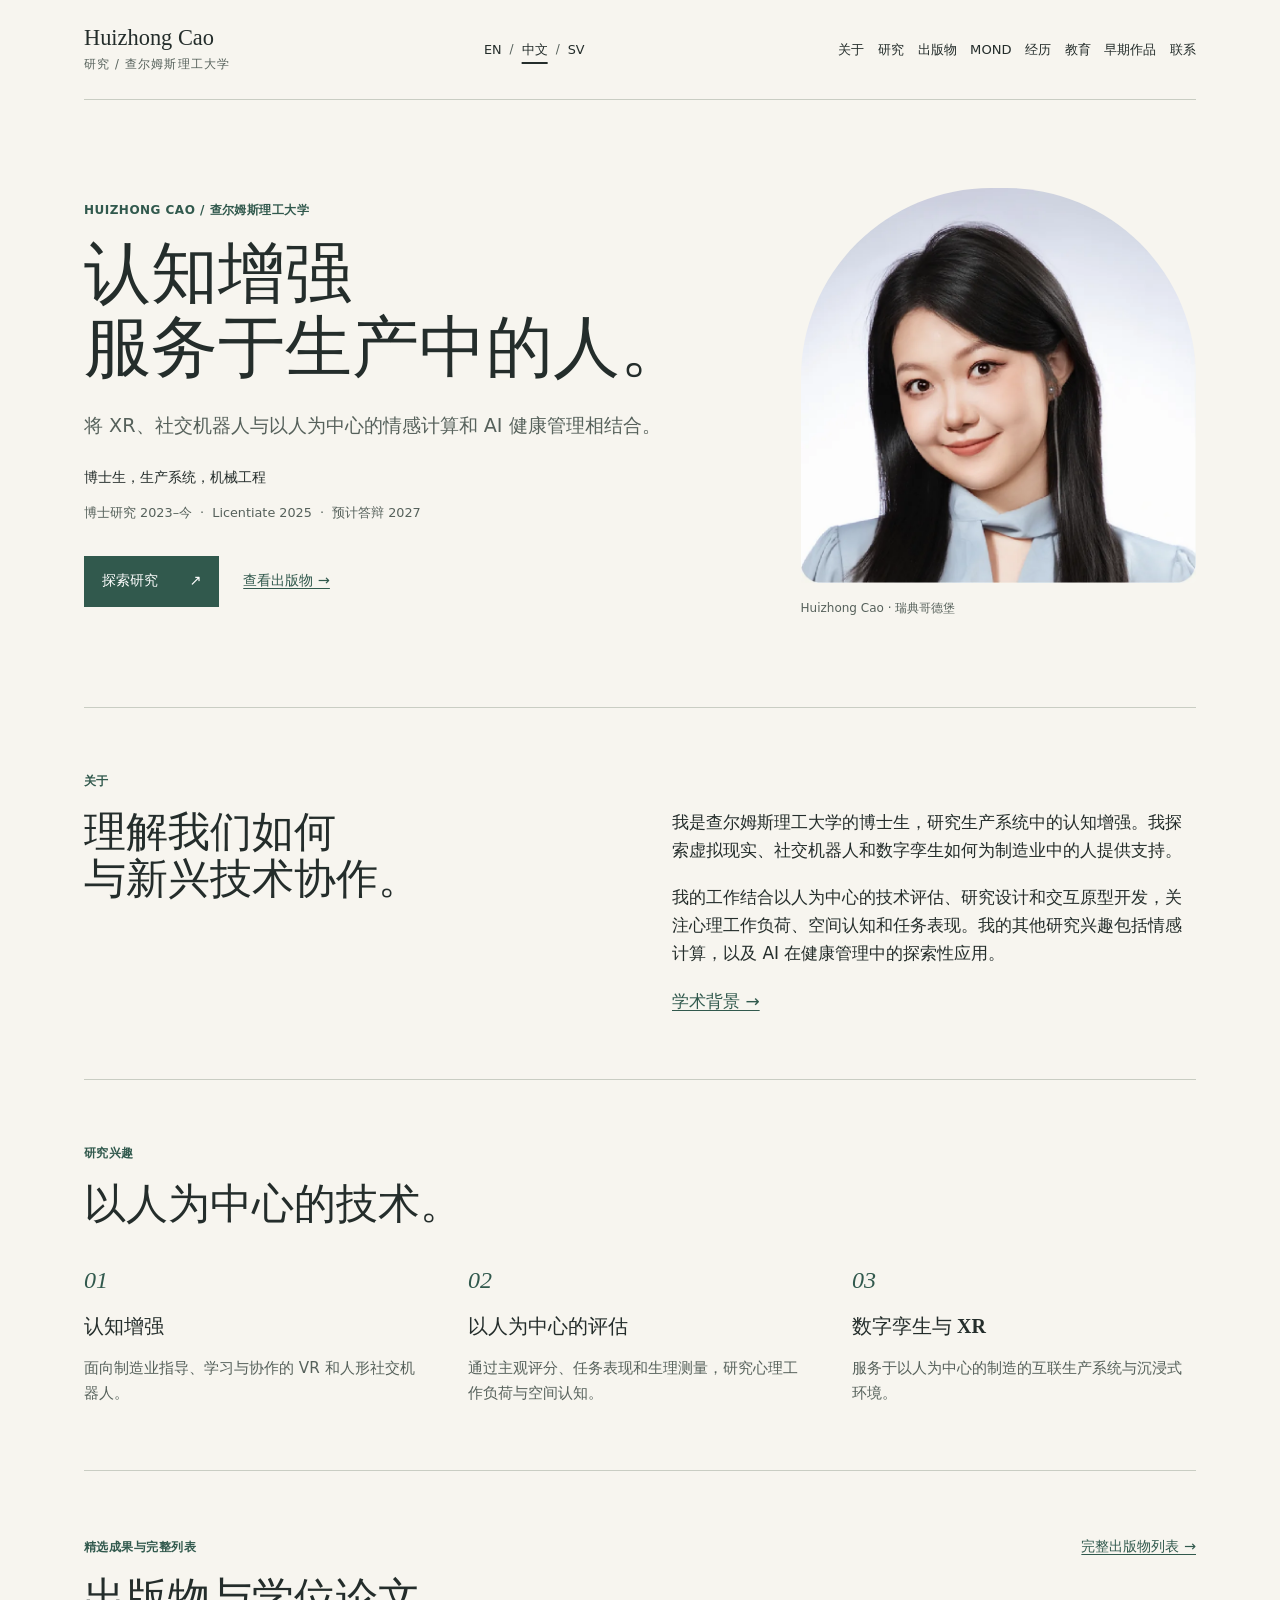
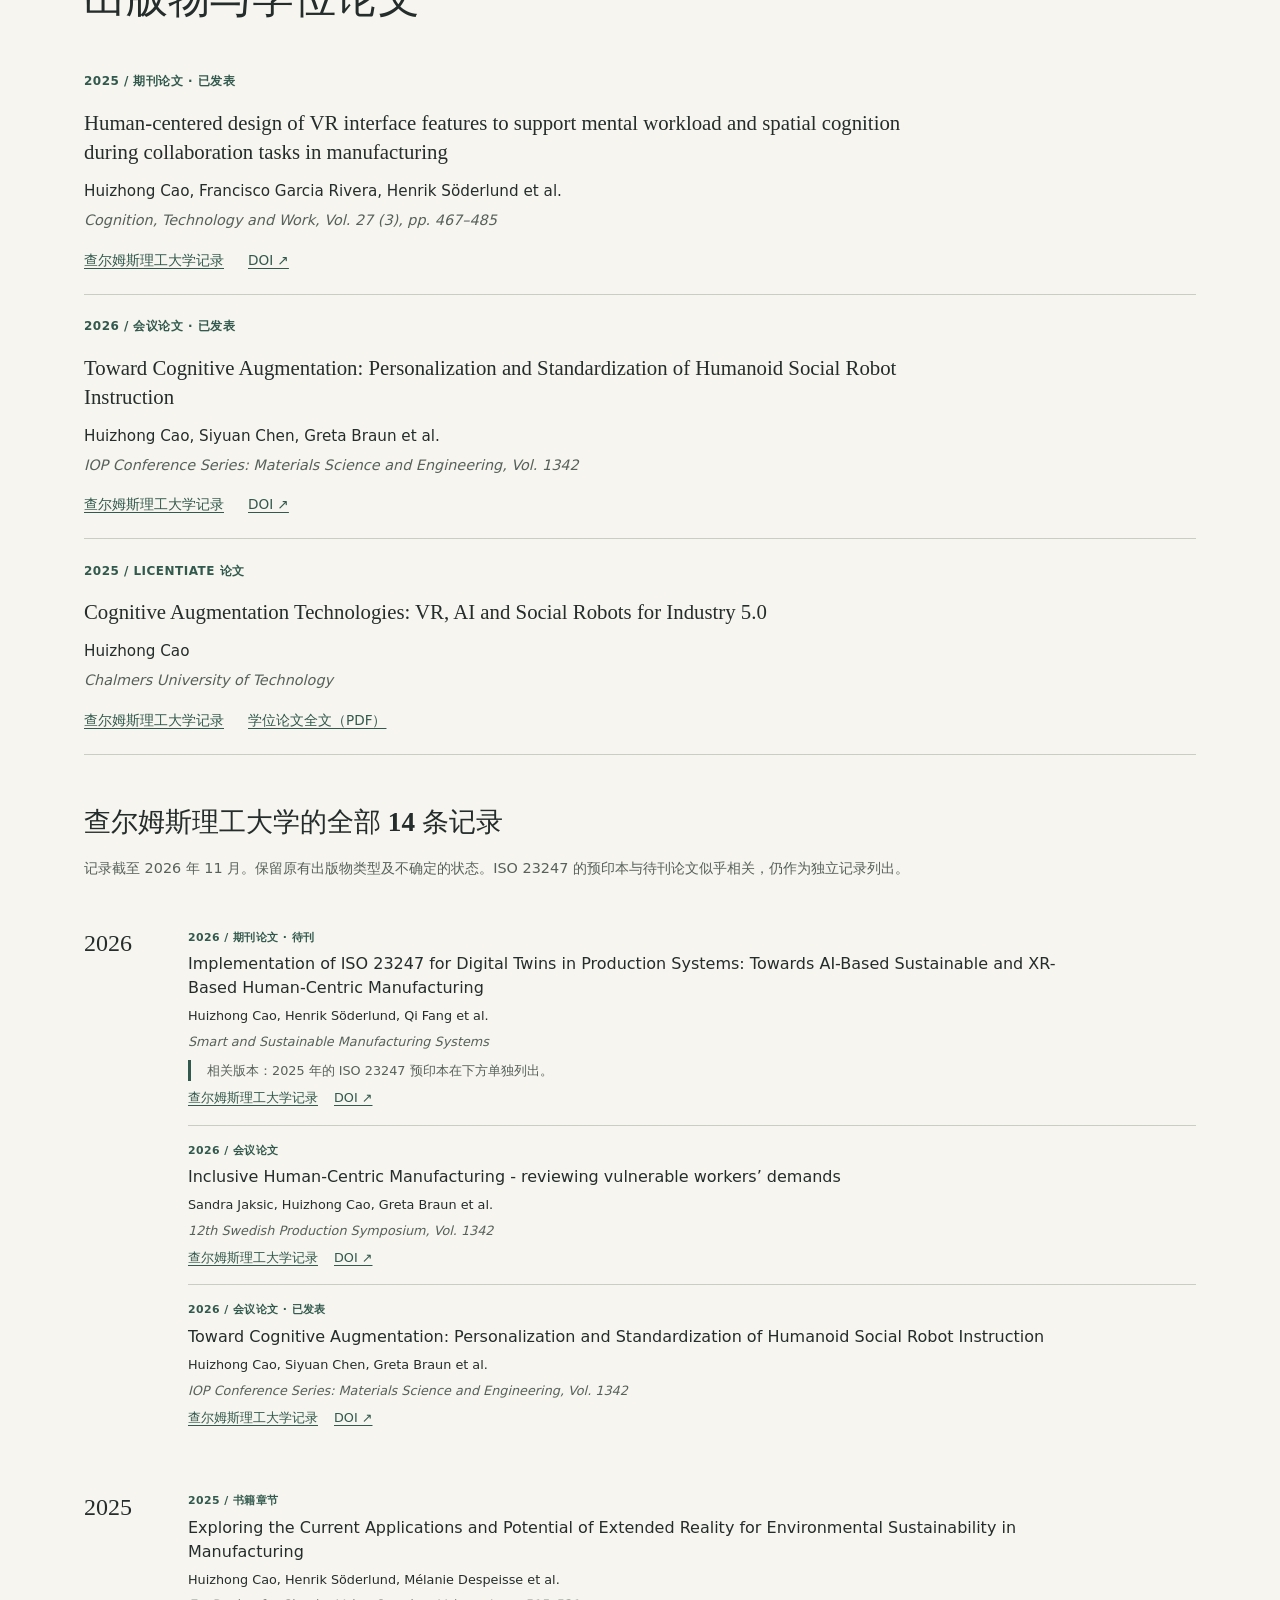
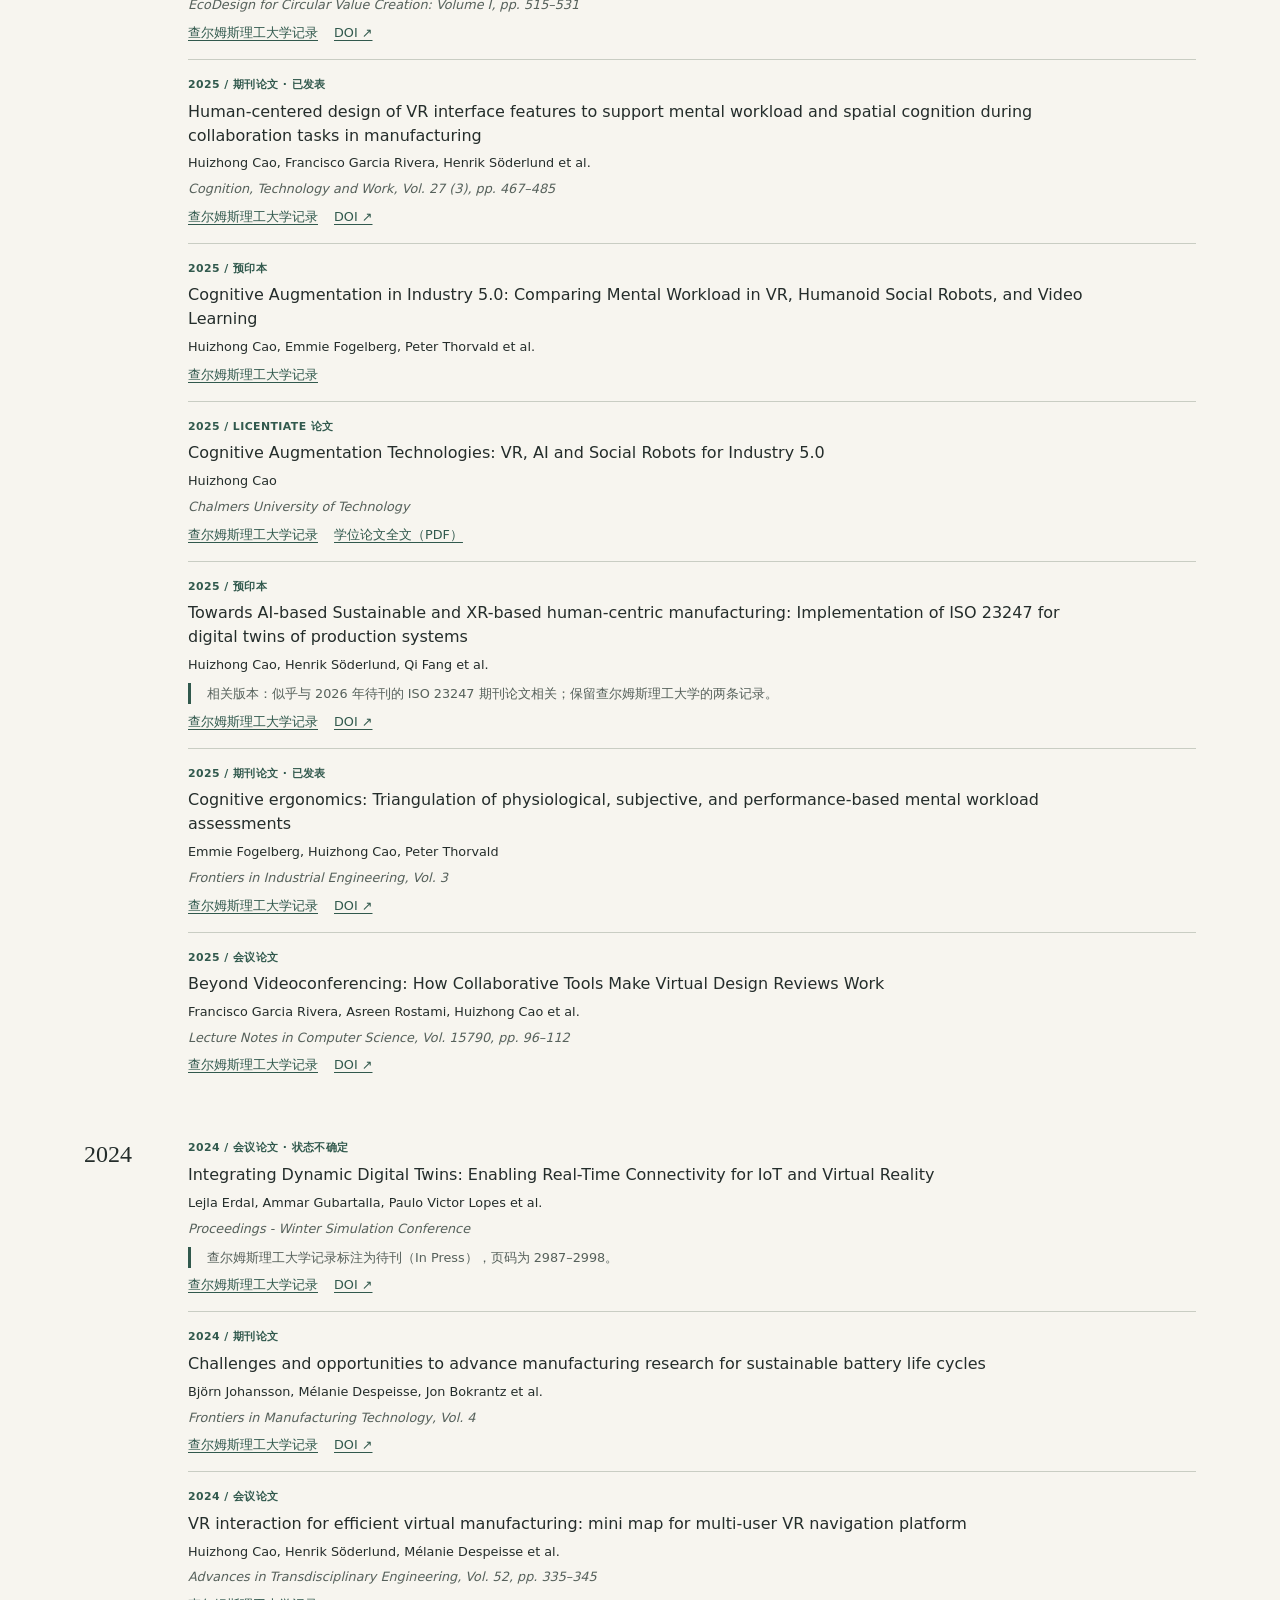
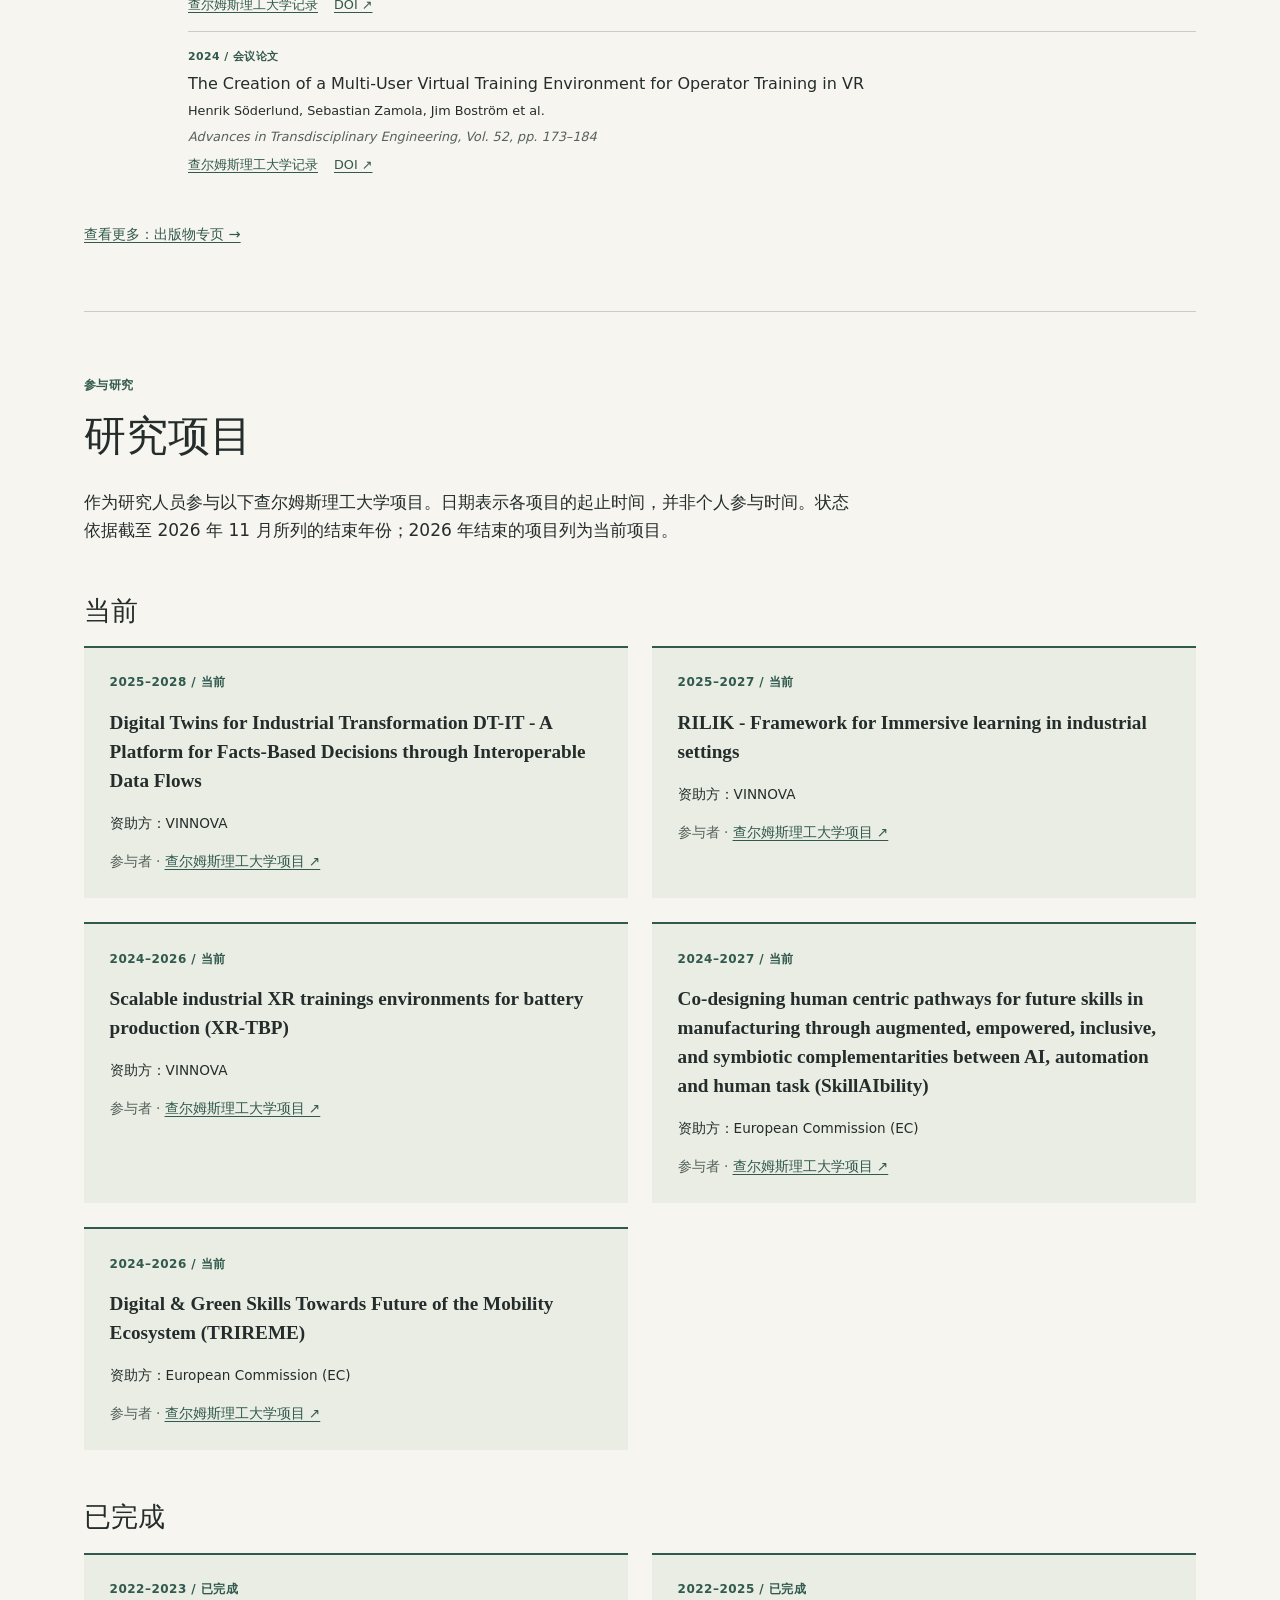
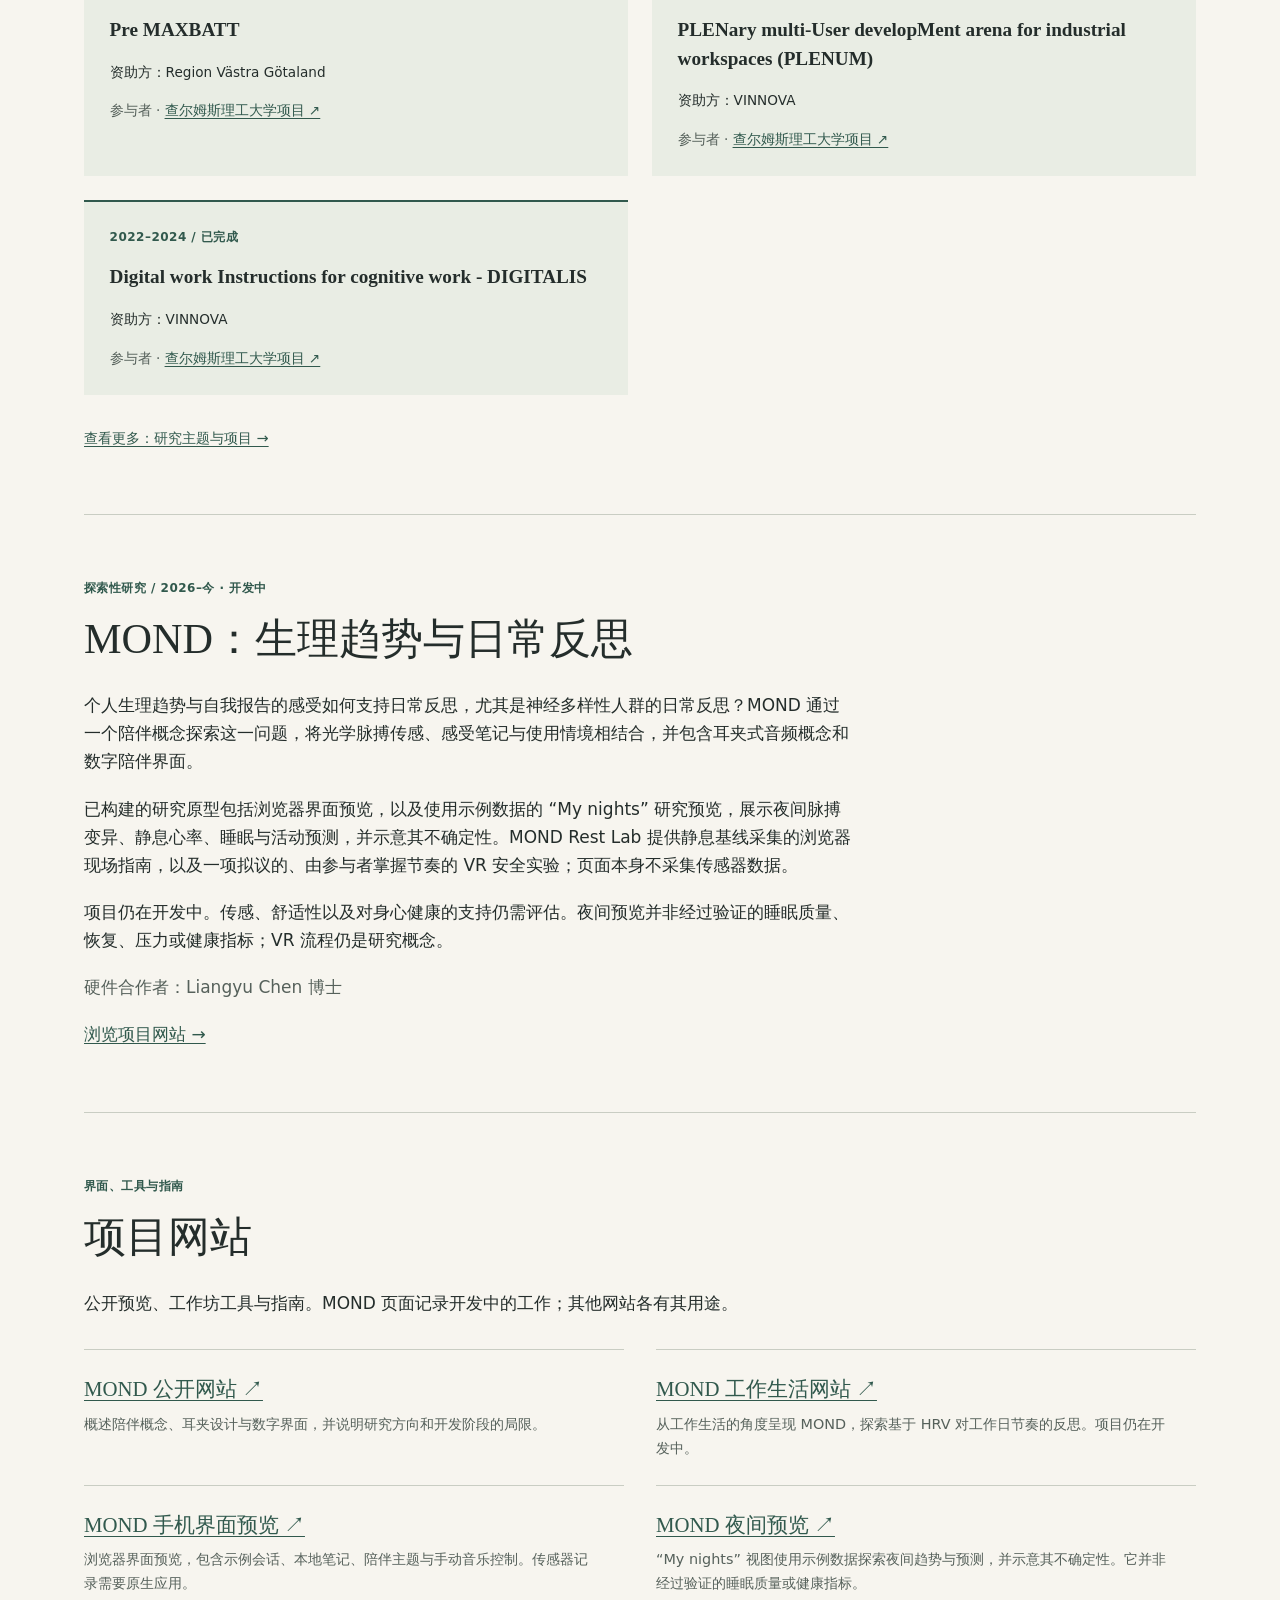
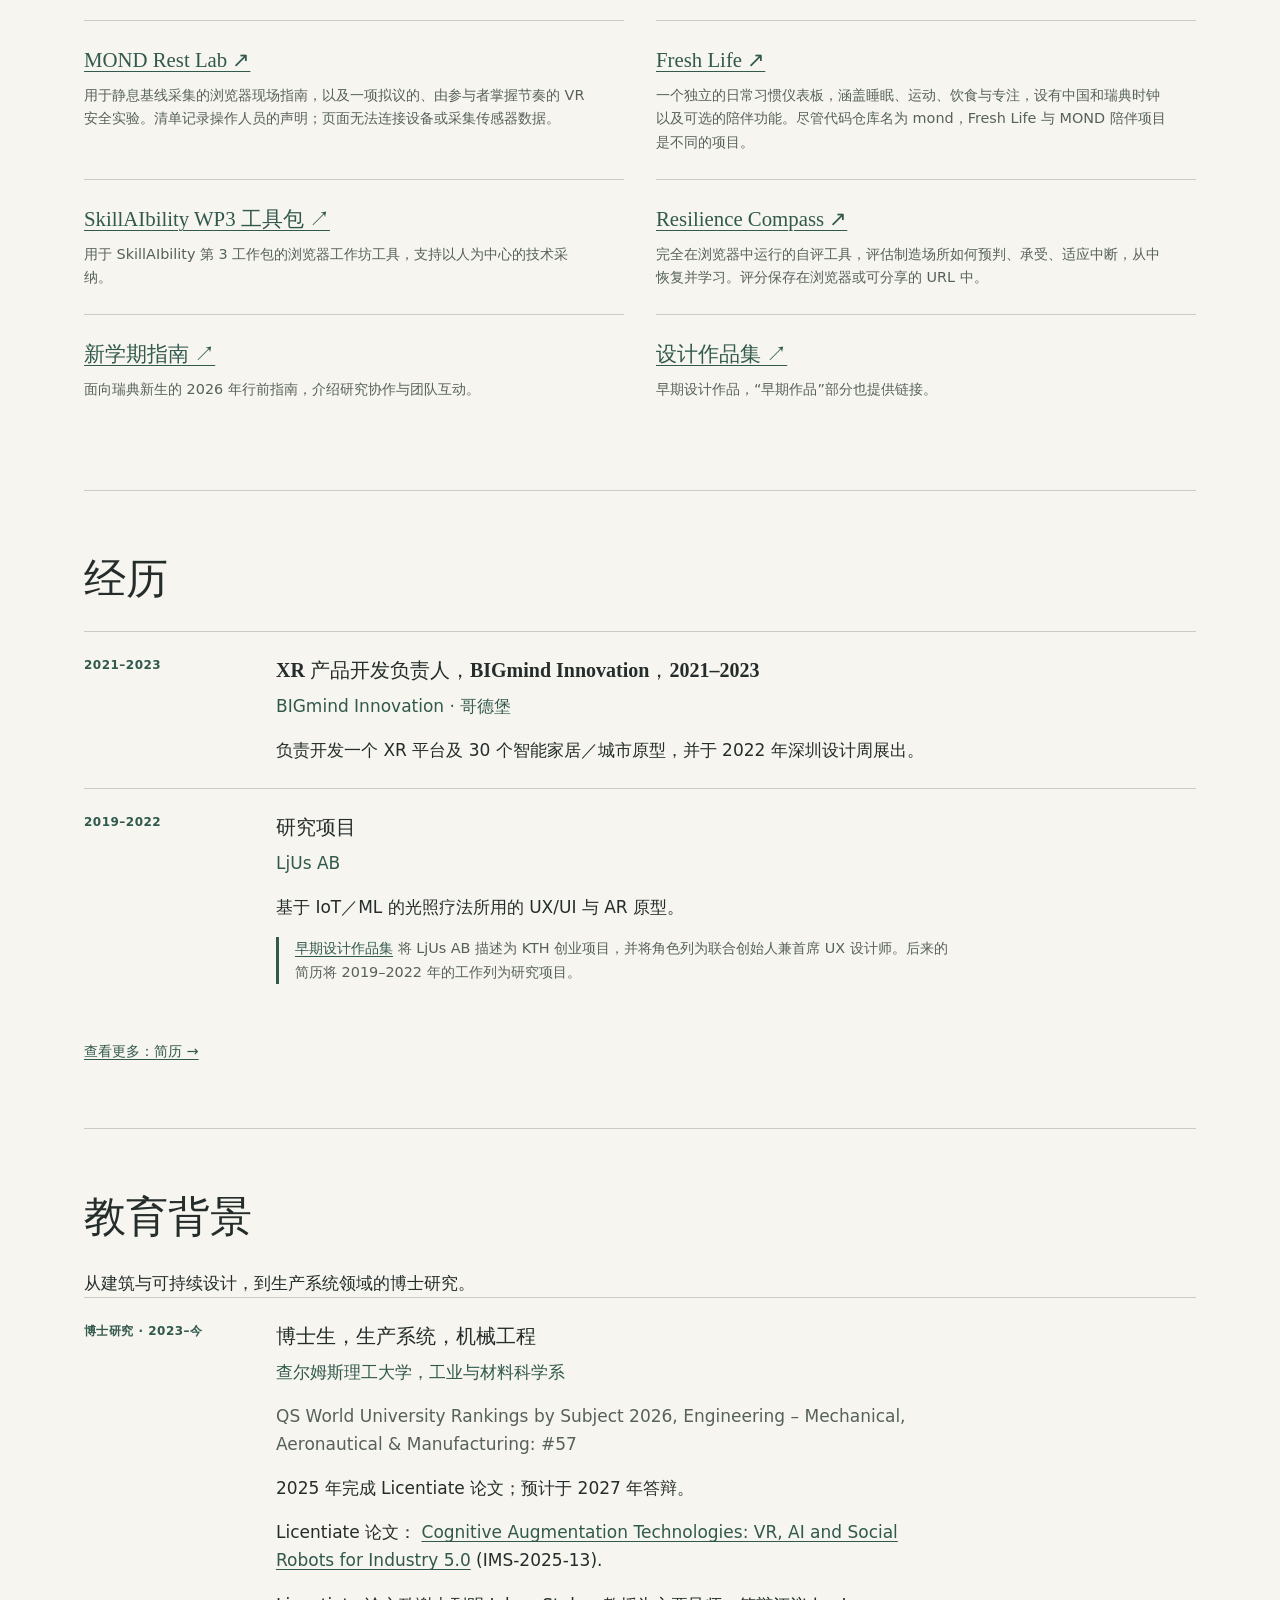
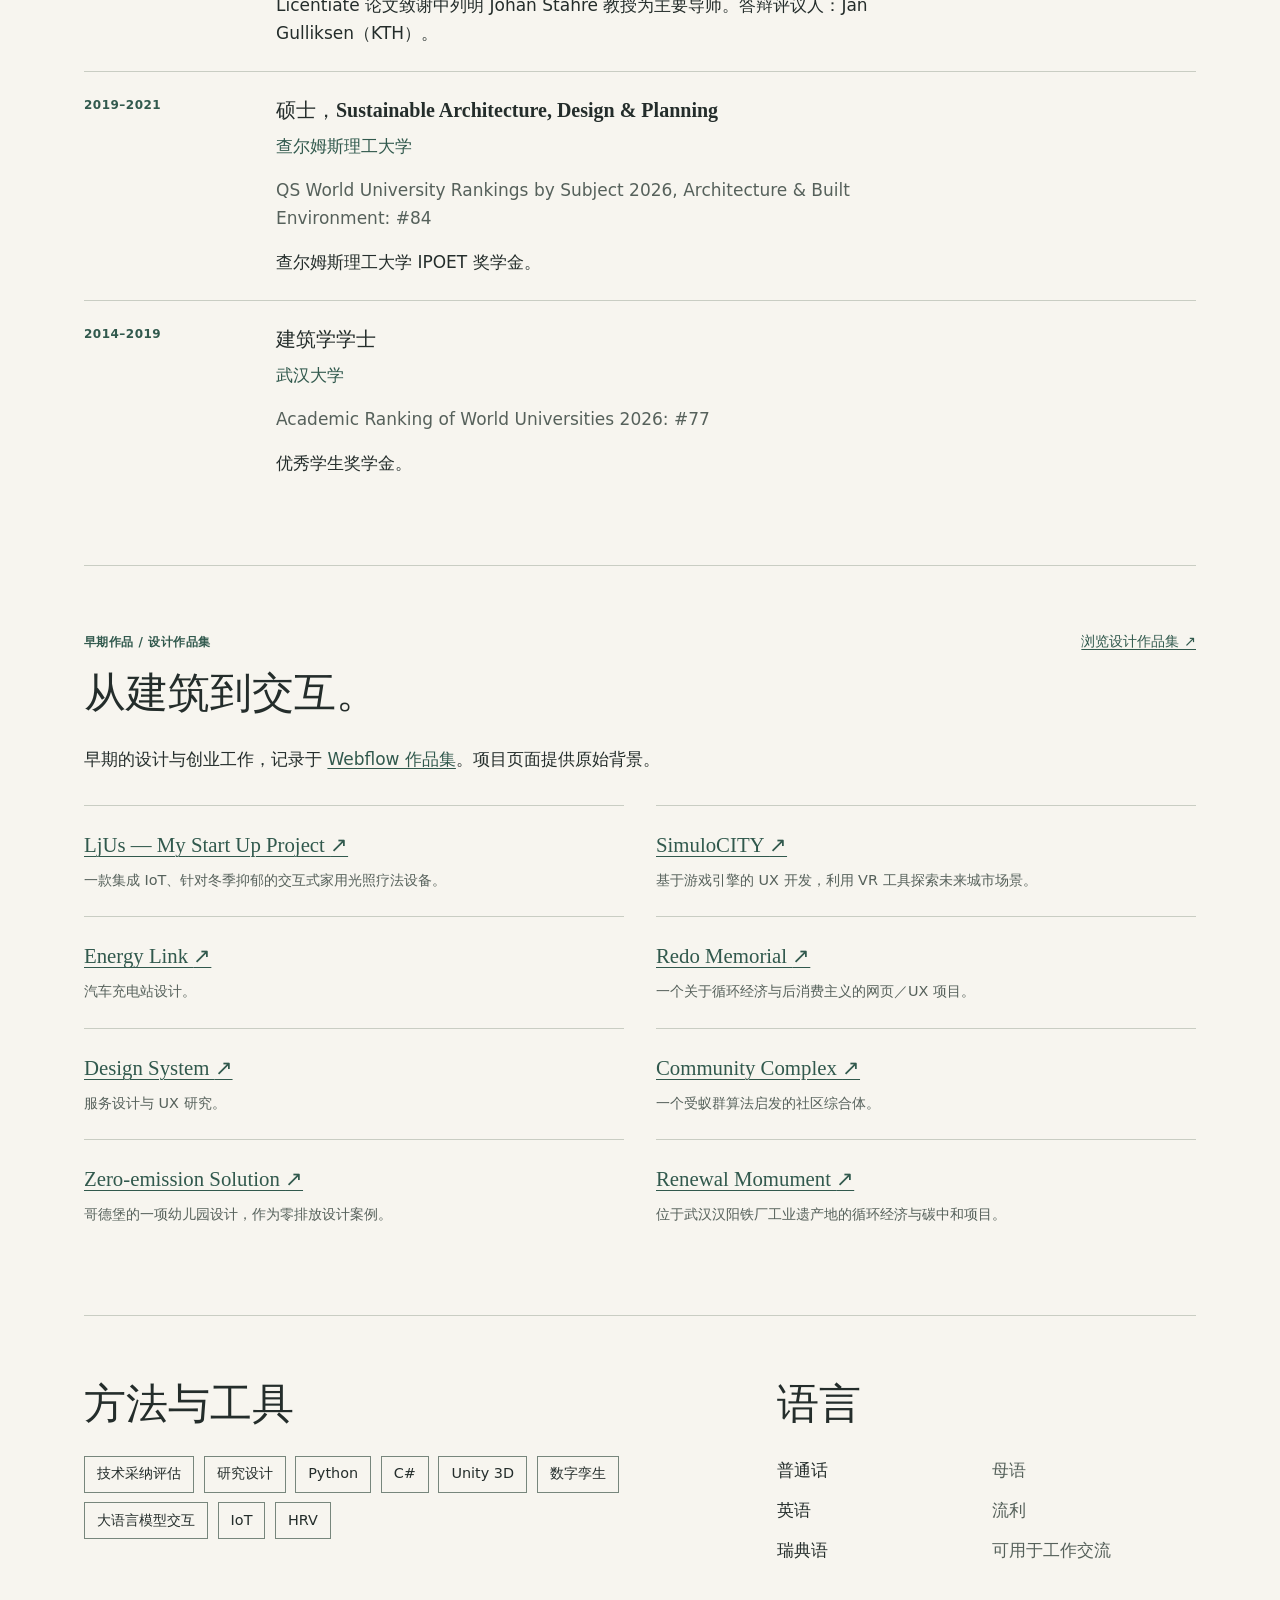
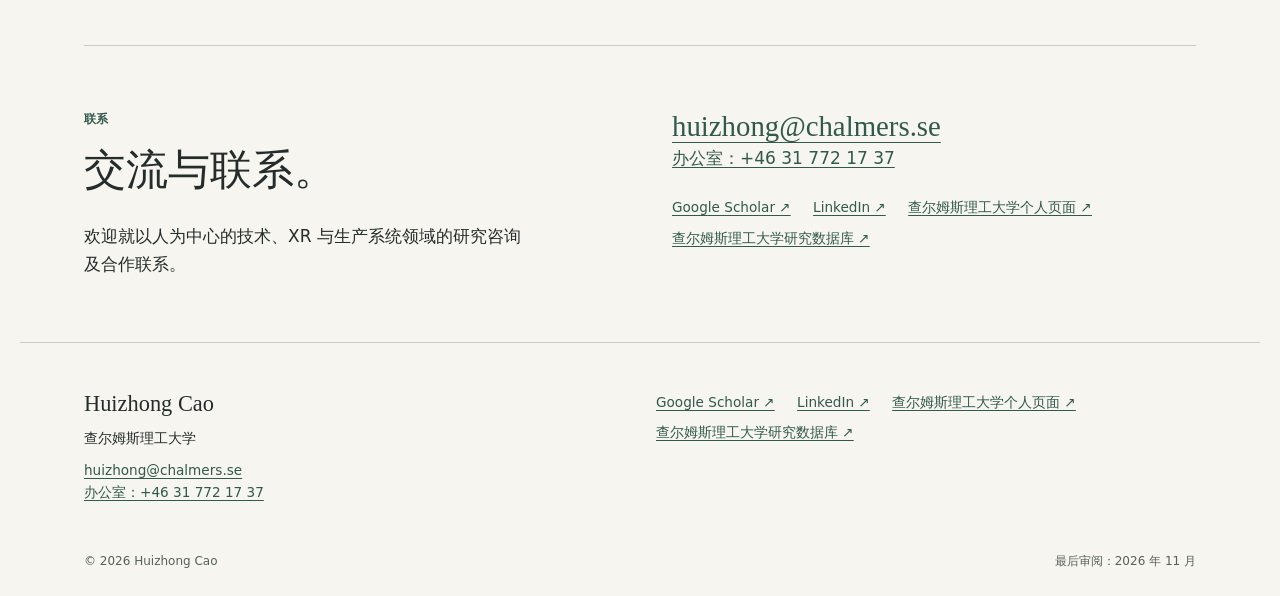
<file: zh/index.html>
<!DOCTYPE html>

<html lang="zh-Hans"><head><meta charset="utf-8"/><meta content="width=device-width, initial-scale=1" name="viewport"/>
<title>Huizhong Cao | 认知增强与以人为中心的技术</title><meta content="Huizhong Cao 在查尔姆斯理工大学的研究：生产系统中的认知增强、情感计算与 AI 健康领域的兴趣，以及出版物、项目、设计经历与教育背景。" name="description"/><link href="https://diamondcao1996.github.io/zh/" rel="canonical"/>
<meta content="Huizhong Cao | 认知增强与以人为中心的技术" property="og:title"/><meta content="Huizhong Cao 在查尔姆斯理工大学的研究：生产系统中的认知增强、情感计算与 AI 健康领域的兴趣，以及出版物、项目、设计经历与教育背景。" property="og:description"/><meta content="https://diamondcao1996.github.io/zh/" property="og:url"/><meta content="website" property="og:type"/><meta content="https://diamondcao1996.github.io/assets/huizhong-cao.jpg" property="og:image"/><meta content="Huizhong Cao 的肖像" property="og:image:alt"/>
<link href="/favicon.ico" rel="icon" sizes="32x32"/>
<link href="/assets/site.css" rel="stylesheet"/><script defer="" src="/assets/site.js"></script><script type="application/ld+json">{"@context": "https://schema.org", "@graph": [{"@type": "Person", "@id": "https://diamondcao1996.github.io/#person", "name": "Huizhong Cao", "url": "https://diamondcao1996.github.io/zh/", "image": "https://diamondcao1996.github.io/assets/huizhong-cao.jpg", "jobTitle": "博士生，生产系统，机械工程", "affiliation": {"@type": "Organization", "name": "Chalmers University of Technology"}, "email": "mailto:huizhong@chalmers.se", "sameAs": ["https://scholar.google.com/citations?user=7JIwY8oAAAAJ&hl=en", "https://www.linkedin.com/in/huizhongcao/", "https://www.chalmers.se/en/persons/huizhong/", "https://research.chalmers.se/en/person/huizhong"]}, {"@type": "WebSite", "url": "https://diamondcao1996.github.io/zh/", "name": "Huizhong Cao"}]}</script>
<link href="https://diamondcao1996.github.io/" hreflang="en" rel="alternate"/><link href="https://diamondcao1996.github.io/zh/" hreflang="zh-Hans" rel="alternate"/><link href="https://diamondcao1996.github.io/sv/" hreflang="sv" rel="alternate"/><link href="https://diamondcao1996.github.io/" hreflang="x-default" rel="alternate"/><meta content="zh_CN" property="og:locale"/>
</head>
<body><a class="skip-link" href="#main">跳至正文</a><header class="site-header"><div class="header-inner"><a class="brand" href="/zh/">Huizhong Cao<span>研究 / 查尔姆斯理工大学</span></a><button aria-controls="primary-nav" aria-expanded="false" class="menu-toggle" data-label-close="关闭菜单" data-label-open="菜单" hidden="" type="button">菜单</button><nav aria-label="语言" class="lang-switcher"><a href="/" hreflang="en" lang="en">EN</a><span aria-hidden="true">/</span><a aria-current="page" href="/zh/" hreflang="zh-Hans" lang="zh-Hans">中文</a><span aria-hidden="true">/</span><a href="/sv/" hreflang="sv" lang="sv">SV</a></nav><nav aria-label="主导航" id="primary-nav"><ul><li><a href="/zh/#about">关于</a></li><li><a href="/zh/#research">研究</a></li><li><a href="/zh/#publications">出版物</a></li><li><a href="/zh/#mond">MOND</a></li><li><a href="/zh/#experience">经历</a></li><li><a href="/zh/#education">教育</a></li><li><a href="/zh/#portfolio">早期作品</a></li><li><a href="/zh/#contact">联系</a></li></ul></nav></div></header>
<main id="main" tabindex="-1"><section class="hero" id="about" tabindex="-1"><div><p class="eyebrow">Huizhong Cao / 查尔姆斯理工大学</p><h1>认知增强<br/>服务于生产中的人。</h1><p class="lead">将 XR、社交机器人与以人为中心的情感计算和 AI 健康管理相结合。</p><p class="role">博士生，生产系统，机械工程</p><p class="hero-timeline">博士研究 2023–今 <span aria-hidden="true">·</span> Licentiate 2025 <span aria-hidden="true">·</span> 预计答辩 2027</p><div class="actions"><a class="button" href="/zh/#research">探索研究 <span aria-hidden="true">↗</span></a><a href="/zh/#publications">查看出版物 →</a></div></div><figure class="portrait"><picture><source srcset="/assets/huizhong-cao.webp" type="image/webp"/><img alt="Huizhong Cao" fetchpriority="high" height="826" src="/assets/huizhong-cao.jpg" width="826"/></picture><figcaption>Huizhong Cao · 瑞典哥德堡</figcaption></figure></section><section aria-labelledby="about-title" class="section about"><p class="eyebrow">关于</p><h2 id="about-title">理解我们如何<br/>与新兴技术协作。</h2><div class="prose"><p>我是查尔姆斯理工大学的博士生，研究生产系统中的认知增强。我探索虚拟现实、社交机器人和数字孪生如何为制造业中的人提供支持。</p><p>我的工作结合以人为中心的技术评估、研究设计和交互原型开发，关注心理工作负荷、空间认知和任务表现。我的其他研究兴趣包括情感计算，以及 AI 在健康管理中的探索性应用。</p><a href="/zh/cv/">学术背景 →</a></div></section><section class="section" id="research" tabindex="-1"><p class="eyebrow">研究兴趣</p><h2>以人为中心的技术。</h2><div class="themes"><article><span class="number">01</span><h3>认知增强</h3><p>面向制造业指导、学习与协作的 VR 和人形社交机器人。</p></article><article><span class="number">02</span><h3>以人为中心的评估</h3><p>通过主观评分、任务表现和生理测量，研究心理工作负荷与空间认知。</p></article><article><span class="number">03</span><h3>数字孪生与 XR</h3><p>服务于以人为中心的制造的互联生产系统与沉浸式环境。</p></article></div></section><section class="section home-publications" id="publications" tabindex="-1"><div class="section-heading"><div><p class="eyebrow">精选成果与完整列表</p><h2>出版物与学位论文</h2></div><a href="/zh/publications/">完整出版物列表 →</a></div><article class="publication" id="selected-547400"><p class="eyebrow">2025 / 期刊论文 · 已发表</p><h3>Human-centered design of VR interface features to support mental workload and spatial cognition during collaboration tasks in manufacturing</h3><p class="authors">Huizhong Cao, Francisco Garcia Rivera, Henrik Söderlund et al.</p><p class="venue">Cognition, Technology and Work, Vol. 27 (3), pp. 467–485</p><div class="record-links"><a href="https://research.chalmers.se/en/publication/547400">查尔姆斯理工大学记录</a><a href="https://doi.org/10.1007/s10111-025-00809-6">DOI ↗</a></div></article><article class="publication" id="selected-553187"><p class="eyebrow">2026 / 会议论文 · 已发表</p><h3>Toward Cognitive Augmentation: Personalization and Standardization of Humanoid Social Robot Instruction</h3><p class="authors">Huizhong Cao, Siyuan Chen, Greta Braun et al.</p><p class="venue">IOP Conference Series: Materials Science and Engineering, Vol. 1342</p><div class="record-links"><a href="https://research.chalmers.se/en/publication/553187">查尔姆斯理工大学记录</a><a href="https://doi.org/10.1088/1757-899X/1342/1/012045">DOI ↗</a></div></article><article class="publication" id="selected-548277"><p class="eyebrow">2025 / Licentiate 论文</p><h3>Cognitive Augmentation Technologies: VR, AI and Social Robots for Industry 5.0</h3><p class="authors">Huizhong Cao</p><p class="venue">Chalmers University of Technology</p><div class="record-links"><a href="https://research.chalmers.se/en/publication/548277">查尔姆斯理工大学记录</a><a href="https://research.chalmers.se/publication/548277/file/548277_Fulltext.pdf">学位论文全文（PDF）</a></div></article><h3 class="group-heading">查尔姆斯理工大学的全部 14 条记录</h3><p class="muted library-intro">记录截至 2026 年 11 月。保留原有出版物类型及不确定的状态。ISO 23247 的预印本与待刊论文似乎相关，仍作为独立记录列出。</p><div class="compact-year" id="year-2026"><h4>2026</h4><article class="publication publication-compact" id="publication-552658"><p class="eyebrow">2026 / 期刊论文 · 待刊</p><h5>Implementation of ISO 23247 for Digital Twins in Production Systems: Towards AI-Based Sustainable and XR-Based Human-Centric Manufacturing</h5><p class="authors">Huizhong Cao, Henrik Söderlund, Qi Fang et al.</p><p class="venue">Smart and Sustainable Manufacturing Systems</p><p class="note">相关版本：2025 年的 ISO 23247 预印本在下方单独列出。</p><div class="record-links"><a href="https://research.chalmers.se/en/publication/552658">查尔姆斯理工大学记录</a><a href="https://doi.org/10.1520/SSMS20250002">DOI ↗</a></div></article><article class="publication publication-compact" id="publication-553198"><p class="eyebrow">2026 / 会议论文</p><h5>Inclusive Human-Centric Manufacturing - reviewing vulnerable workers’ demands</h5><p class="authors">Sandra Jaksic, Huizhong Cao, Greta Braun et al.</p><p class="venue">12th Swedish Production Symposium, Vol. 1342</p><div class="record-links"><a href="https://research.chalmers.se/en/publication/553198">查尔姆斯理工大学记录</a><a href="https://doi.org/10.1088/1757-899X/1342/1/012048">DOI ↗</a></div></article><article class="publication publication-compact" id="publication-553187"><p class="eyebrow">2026 / 会议论文 · 已发表</p><h5>Toward Cognitive Augmentation: Personalization and Standardization of Humanoid Social Robot Instruction</h5><p class="authors">Huizhong Cao, Siyuan Chen, Greta Braun et al.</p><p class="venue">IOP Conference Series: Materials Science and Engineering, Vol. 1342</p><div class="record-links"><a href="https://research.chalmers.se/en/publication/553187">查尔姆斯理工大学记录</a><a href="https://doi.org/10.1088/1757-899X/1342/1/012045">DOI ↗</a></div></article></div><div class="compact-year" id="year-2025"><h4>2025</h4><article class="publication publication-compact" id="publication-549499"><p class="eyebrow">2025 / 书籍章节</p><h5>Exploring the Current Applications and Potential of Extended Reality for Environmental Sustainability in Manufacturing</h5><p class="authors">Huizhong Cao, Henrik Söderlund, Mélanie Despeisse et al.</p><p class="venue">EcoDesign for Circular Value Creation: Volume I, pp. 515–531</p><div class="record-links"><a href="https://research.chalmers.se/en/publication/549499">查尔姆斯理工大学记录</a><a href="https://doi.org/10.1007/978-981-97-9068-5_32">DOI ↗</a></div></article><article class="publication publication-compact" id="publication-547400"><p class="eyebrow">2025 / 期刊论文 · 已发表</p><h5>Human-centered design of VR interface features to support mental workload and spatial cognition during collaboration tasks in manufacturing</h5><p class="authors">Huizhong Cao, Francisco Garcia Rivera, Henrik Söderlund et al.</p><p class="venue">Cognition, Technology and Work, Vol. 27 (3), pp. 467–485</p><div class="record-links"><a href="https://research.chalmers.se/en/publication/547400">查尔姆斯理工大学记录</a><a href="https://doi.org/10.1007/s10111-025-00809-6">DOI ↗</a></div></article><article class="publication publication-compact" id="publication-548139"><p class="eyebrow">2025 / 预印本</p><h5>Cognitive Augmentation in Industry 5.0: Comparing Mental Workload in VR, Humanoid Social Robots, and Video Learning</h5><p class="authors">Huizhong Cao, Emmie Fogelberg, Peter Thorvald et al.</p><div class="record-links"><a href="https://research.chalmers.se/en/publication/548139">查尔姆斯理工大学记录</a></div></article><article class="publication publication-compact" id="publication-548277"><p class="eyebrow">2025 / Licentiate 论文</p><h5>Cognitive Augmentation Technologies: VR, AI and Social Robots for Industry 5.0</h5><p class="authors">Huizhong Cao</p><p class="venue">Chalmers University of Technology</p><div class="record-links"><a href="https://research.chalmers.se/en/publication/548277">查尔姆斯理工大学记录</a><a href="https://research.chalmers.se/publication/548277/file/548277_Fulltext.pdf">学位论文全文（PDF）</a></div></article><article class="publication publication-compact" id="publication-548140"><p class="eyebrow">2025 / 预印本</p><h5>Towards AI-based Sustainable and XR-based human-centric manufacturing: Implementation of ISO 23247 for digital twins of production systems</h5><p class="authors">Huizhong Cao, Henrik Söderlund, Qi Fang et al.</p><p class="note">相关版本：似乎与 2026 年待刊的 ISO 23247 期刊论文相关；保留查尔姆斯理工大学的两条记录。</p><div class="record-links"><a href="https://research.chalmers.se/en/publication/548140">查尔姆斯理工大学记录</a><a href="https://doi.org/10.48550/arXiv.2508.14580">DOI ↗</a></div></article><article class="publication publication-compact" id="publication-548138"><p class="eyebrow">2025 / 期刊论文 · 已发表</p><h5>Cognitive ergonomics: Triangulation of physiological, subjective, and performance-based mental workload assessments</h5><p class="authors">Emmie Fogelberg, Huizhong Cao, Peter Thorvald</p><p class="venue">Frontiers in Industrial Engineering, Vol. 3</p><div class="record-links"><a href="https://research.chalmers.se/en/publication/548138">查尔姆斯理工大学记录</a><a href="https://doi.org/10.3389/fieng.2025.1605975">DOI ↗</a></div></article><article class="publication publication-compact" id="publication-547053"><p class="eyebrow">2025 / 会议论文</p><h5>Beyond Videoconferencing: How Collaborative Tools Make Virtual Design Reviews Work</h5><p class="authors">Francisco Garcia Rivera, Asreen Rostami, Huizhong Cao et al.</p><p class="venue">Lecture Notes in Computer Science, Vol. 15790, pp. 96–112</p><div class="record-links"><a href="https://research.chalmers.se/en/publication/547053">查尔姆斯理工大学记录</a><a href="https://doi.org/10.1007/978-3-031-93715-6_7">DOI ↗</a></div></article></div><div class="compact-year" id="year-2024"><h4>2024</h4><article class="publication publication-compact" id="publication-546510"><p class="eyebrow">2024 / 会议论文 · 状态不确定</p><h5>Integrating Dynamic Digital Twins: Enabling Real-Time Connectivity for IoT and Virtual Reality</h5><p class="authors">Lejla Erdal, Ammar Gubartalla, Paulo Victor Lopes et al.</p><p class="venue">Proceedings - Winter Simulation Conference</p><p class="note">查尔姆斯理工大学记录标注为待刊（In Press），页码为 2987–2998。</p><div class="record-links"><a href="https://research.chalmers.se/en/publication/546510">查尔姆斯理工大学记录</a><a href="https://doi.org/10.1109/WSC63780.2024.10838921">DOI ↗</a></div></article><article class="publication publication-compact" id="publication-542795"><p class="eyebrow">2024 / 期刊论文</p><h5>Challenges and opportunities to advance manufacturing research for sustainable battery life cycles</h5><p class="authors">Björn Johansson, Mélanie Despeisse, Jon Bokrantz et al.</p><p class="venue">Frontiers in Manufacturing Technology, Vol. 4</p><div class="record-links"><a href="https://research.chalmers.se/en/publication/542795">查尔姆斯理工大学记录</a><a href="https://doi.org/10.3389/fmtec.2024.1360076">DOI ↗</a></div></article><article class="publication publication-compact" id="publication-540994"><p class="eyebrow">2024 / 会议论文</p><h5>VR interaction for efficient virtual manufacturing: mini map for multi-user VR navigation platform</h5><p class="authors">Huizhong Cao, Henrik Söderlund, Mélanie Despeisse et al.</p><p class="venue">Advances in Transdisciplinary Engineering, Vol. 52, pp. 335–345</p><div class="record-links"><a href="https://research.chalmers.se/en/publication/540994">查尔姆斯理工大学记录</a><a href="https://doi.org/10.3233/ATDE240178">DOI ↗</a></div></article><article class="publication publication-compact" id="publication-540992"><p class="eyebrow">2024 / 会议论文</p><h5>The Creation of a Multi-User Virtual Training Environment for Operator Training in VR</h5><p class="authors">Henrik Söderlund, Sebastian Zamola, Jim Boström et al.</p><p class="venue">Advances in Transdisciplinary Engineering, Vol. 52, pp. 173–184</p><div class="record-links"><a href="https://research.chalmers.se/en/publication/540992">查尔姆斯理工大学记录</a><a href="https://doi.org/10.3233/ATDE240163">DOI ↗</a></div></article></div><p class="more-link"><a href="/zh/publications/">查看更多：出版物专页 →</a></p></section><section class="section" id="projects" tabindex="-1"><p class="eyebrow">参与研究</p><h2>研究项目</h2><p class="prose">作为研究人员参与以下查尔姆斯理工大学项目。日期表示各项目的起止时间，并非个人参与时间。状态依据截至 2026 年 11 月所列的结束年份；2026 年结束的项目列为当前项目。</p><h3 class="group-heading">当前</h3><div class="projects"><article class="project"><p class="eyebrow">2025–2028 / 当前</p><h4><a href="https://research.chalmers.se/en/project/12742">Digital Twins for Industrial Transformation DT-IT - A Platform for Facts-Based Decisions through Interoperable Data Flows</a></h4><p>资助方：VINNOVA</p><p class="muted">参与者 · <a href="https://research.chalmers.se/en/project/12742">查尔姆斯理工大学项目 ↗</a></p></article><article class="project"><p class="eyebrow">2025–2027 / 当前</p><h4><a href="https://research.chalmers.se/en/project/12332">RILIK - Framework for Immersive learning in industrial settings</a></h4><p>资助方：VINNOVA</p><p class="muted">参与者 · <a href="https://research.chalmers.se/en/project/12332">查尔姆斯理工大学项目 ↗</a></p></article><article class="project"><p class="eyebrow">2024–2026 / 当前</p><h4><a href="https://research.chalmers.se/en/project/12059">Scalable industrial XR trainings environments for battery production (XR-TBP)</a></h4><p>资助方：VINNOVA</p><p class="muted">参与者 · <a href="https://research.chalmers.se/en/project/12059">查尔姆斯理工大学项目 ↗</a></p></article><article class="project"><p class="eyebrow">2024–2027 / 当前</p><h4><a href="https://research.chalmers.se/en/project/11873">Co-designing human centric pathways for future skills in manufacturing through augmented, empowered, inclusive, and symbiotic complementarities between AI, automation and human task (SkillAIbility)</a></h4><p>资助方：European Commission (EC)</p><p class="muted">参与者 · <a href="https://research.chalmers.se/en/project/11873">查尔姆斯理工大学项目 ↗</a></p></article><article class="project"><p class="eyebrow">2024–2026 / 当前</p><h4><a href="https://research.chalmers.se/en/project/11618">Digital &amp; Green Skills Towards Future of the Mobility Ecosystem (TRIREME)</a></h4><p>资助方：European Commission (EC)</p><p class="muted">参与者 · <a href="https://research.chalmers.se/en/project/11618">查尔姆斯理工大学项目 ↗</a></p></article></div><h3 class="group-heading">已完成</h3><div class="projects"><article class="project"><p class="eyebrow">2022–2023 / 已完成</p><h4><a href="https://research.chalmers.se/en/project/11130">Pre MAXBATT</a></h4><p>资助方：Region Västra Götaland</p><p class="muted">参与者 · <a href="https://research.chalmers.se/en/project/11130">查尔姆斯理工大学项目 ↗</a></p></article><article class="project"><p class="eyebrow">2022–2025 / 已完成</p><h4><a href="https://research.chalmers.se/en/project/10970">PLENary multi-User developMent arena for industrial workspaces (PLENUM)</a></h4><p>资助方：VINNOVA</p><p class="muted">参与者 · <a href="https://research.chalmers.se/en/project/10970">查尔姆斯理工大学项目 ↗</a></p></article><article class="project"><p class="eyebrow">2022–2024 / 已完成</p><h4><a href="https://research.chalmers.se/en/project/10777">Digital work Instructions for cognitive work - DIGITALIS</a></h4><p>资助方：VINNOVA</p><p class="muted">参与者 · <a href="https://research.chalmers.se/en/project/10777">查尔姆斯理工大学项目 ↗</a></p></article></div><p class="more-link"><a href="/zh/research/">查看更多：研究主题与项目 →</a></p></section><section aria-labelledby="mond-title" class="section" id="mond" tabindex="-1">
<p class="eyebrow">探索性研究 / 2026–今 · 开发中</p>
<h2 id="mond-title">MOND：生理趋势与日常反思</h2>
<div class="prose">
<p>个人生理趋势与自我报告的感受如何支持日常反思，尤其是神经多样性人群的日常反思？MOND 通过一个陪伴概念探索这一问题，将光学脉搏传感、感受笔记与使用情境相结合，并包含耳夹式音频概念和数字陪伴界面。</p>
<p>已构建的研究原型包括浏览器界面预览，以及使用示例数据的 “My nights” 研究预览，展示夜间脉搏变异、静息心率、睡眠与活动预测，并示意其不确定性。MOND Rest Lab 提供静息基线采集的浏览器现场指南，以及一项拟议的、由参与者掌握节奏的 VR 安全实验；页面本身不采集传感器数据。</p>
<p>项目仍在开发中。传感、舒适性以及对身心健康的支持仍需评估。夜间预览并非经过验证的睡眠质量、恢复、压力或健康指标；VR 流程仍是研究概念。</p>
<p class="muted">硬件合作者：Liangyu Chen 博士</p>
<a href="/zh/#websites">浏览项目网站 →</a>
</div>
</section>
<section aria-labelledby="websites-title" class="section" id="websites" tabindex="-1">
<p class="eyebrow">界面、工具与指南</p>
<h2 id="websites-title">项目网站</h2>
<p class="prose">公开预览、工作坊工具与指南。MOND 页面记录开发中的工作；其他网站各有其用途。</p>
<div class="portfolio-grid">
<article class="portfolio-card"><h3><a href="https://diamondcao1996.github.io/mond-website/">MOND 公开网站 ↗</a></h3><p>概述陪伴概念、耳夹设计与数字界面，并说明研究方向和开发阶段的局限。</p></article>
<article class="portfolio-card"><h3><a href="https://diamondcao1996.github.io/mond-work/">MOND 工作生活网站 ↗</a></h3><p>从工作生活的角度呈现 MOND，探索基于 HRV 对工作日节奏的反思。项目仍在开发中。</p></article>
<article class="portfolio-card"><h3><a href="https://diamondcao1996.github.io/mond-phone-preview/">MOND 手机界面预览 ↗</a></h3><p>浏览器界面预览，包含示例会话、本地笔记、陪伴主题与手动音乐控制。传感器记录需要原生应用。</p></article>
<article class="portfolio-card"><h3><a href="https://diamondcao1996.github.io/mond-night-preview/">MOND 夜间预览 ↗</a></h3><p>“My nights” 视图使用示例数据探索夜间趋势与预测，并示意其不确定性。它并非经过验证的睡眠质量或健康指标。</p></article>
<article class="portfolio-card"><h3><a href="https://DiamondCao1996.github.io/mond-rest-lab/">MOND Rest Lab ↗</a></h3><p>用于静息基线采集的浏览器现场指南，以及一项拟议的、由参与者掌握节奏的 VR 安全实验。清单记录操作人员的声明；页面无法连接设备或采集传感器数据。</p></article>
<article class="portfolio-card"><h3><a href="https://diamondcao1996.github.io/mond/">Fresh Life ↗</a></h3><p>一个独立的日常习惯仪表板，涵盖睡眠、运动、饮食与专注，设有中国和瑞典时钟以及可选的陪伴功能。尽管代码仓库名为 mond，Fresh Life 与 MOND 陪伴项目是不同的项目。</p></article>
<article class="portfolio-card"><h3><a href="https://diamondcao1996.github.io/SkillAIbility-WP3/">SkillAIbility WP3 工具包 ↗</a></h3><p>用于 SkillAIbility 第 3 工作包的浏览器工作坊工具，支持以人为中心的技术采纳。</p></article>
<article class="portfolio-card"><h3><a href="https://diamondcao1996.github.io/Resilience/">Resilience Compass ↗</a></h3><p>完全在浏览器中运行的自评工具，评估制造场所如何预判、承受、适应中断，从中恢复并学习。评分保存在浏览器或可分享的 URL 中。</p></article>
<article class="portfolio-card"><h3><a href="https://diamondcao1996.github.io/New-semester/">新学期指南 ↗</a></h3><p>面向瑞典新生的 2026 年行前指南，介绍研究协作与团队互动。</p></article>
<article class="portfolio-card"><h3><a href="https://huizhongcao.webflow.io/">设计作品集 ↗</a></h3><p>早期设计作品，“早期作品”部分也提供链接。</p></article>
</div>
</section>
<section class="section" id="experience" tabindex="-1"><h2>经历</h2><ol class="timeline"><li class="timeline-entry"><p class="eyebrow">2021–2023</p><div><h3>XR 产品开发负责人，BIGmind Innovation，2021–2023</h3><p class="organization">BIGmind Innovation · 哥德堡</p><p>负责开发一个 XR 平台及 30 个智能家居／城市原型，并于 2022 年深圳设计周展出。</p></div></li><li class="timeline-entry"><p class="eyebrow">2019–2022</p><div><h3>研究项目</h3><p class="organization">LjUs AB</p><p>基于 IoT／ML 的光照疗法所用的 UX/UI 与 AR 原型。</p><p class="note"><a href="https://huizhongcao.webflow.io/">早期设计作品集</a> 将 LjUs AB 描述为 KTH 创业项目，并将角色列为联合创始人兼首席 UX 设计师。后来的简历将 2019–2022 年的工作列为研究项目。</p></div></li></ol><p class="more-link"><a href="/zh/cv/">查看更多：简历 →</a></p></section><section class="section" id="education" tabindex="-1">
<h2>教育背景</h2>
<p class="prose">从建筑与可持续设计，到生产系统领域的博士研究。</p>
<ol class="timeline">
<li class="timeline-entry"><p class="eyebrow">博士研究 · 2023–今</p><div>
<h3>博士生，生产系统，机械工程</h3>
<p class="organization">查尔姆斯理工大学，工业与材料科学系</p>
<p class="muted">QS World University Rankings by Subject 2026, Engineering – Mechanical, Aeronautical &amp; Manufacturing: #57</p>
<p>2025 年完成 Licentiate 论文；预计于 2027 年答辩。</p>
<p>Licentiate 论文： <a href="https://research.chalmers.se/en/publication/548277">Cognitive Augmentation Technologies: VR, AI and Social Robots for Industry 5.0</a> (IMS-2025-13).</p>
<p>Licentiate 论文致谢中列明 Johan Stahre 教授为主要导师。答辩评议人：Jan Gulliksen（KTH）。</p>
</div></li>
<li class="timeline-entry"><p class="eyebrow">2019–2021</p><div>
<h3>硕士，Sustainable Architecture, Design &amp; Planning</h3>
<p class="organization">查尔姆斯理工大学</p>
<p class="muted">QS World University Rankings by Subject 2026, Architecture &amp; Built Environment: #84</p>
<p>查尔姆斯理工大学 IPOET 奖学金。</p>
</div></li>
<li class="timeline-entry"><p class="eyebrow">2014–2019</p><div>
<h3>建筑学学士</h3>
<p class="organization">武汉大学</p>
<p class="muted">Academic Ranking of World Universities 2026: #77</p>
<p>优秀学生奖学金。</p>
</div></li>
</ol></section>
<section aria-labelledby="portfolio-title" class="section" id="portfolio" tabindex="-1"><div class="section-heading"><div><p class="eyebrow">早期作品 / 设计作品集</p><h2 id="portfolio-title">从建筑到交互。</h2></div><a href="https://huizhongcao.webflow.io/portfolio">浏览设计作品集 ↗</a></div><p class="prose">早期的设计与创业工作，记录于 <a href="https://huizhongcao.webflow.io/">Webflow 作品集</a>。项目页面提供原始背景。</p><div class="portfolio-grid"><article class="portfolio-card"><h3><a href="https://huizhongcao.webflow.io/portfolio/ljus">LjUs — My Start Up Project <span aria-hidden="true">↗</span></a></h3><p>一款集成 IoT、针对冬季抑郁的交互式家用光照疗法设备。</p></article><article class="portfolio-card"><h3><a href="https://huizhongcao.webflow.io/portfolio/smart-city">SimuloCITY <span aria-hidden="true">↗</span></a></h3><p>基于游戏引擎的 UX 开发，利用 VR 工具探索未来城市场景。</p></article><article class="portfolio-card"><h3><a href="https://huizhongcao.webflow.io/portfolio/energylink">Energy Link <span aria-hidden="true">↗</span></a></h3><p>汽车充电站设计。</p></article><article class="portfolio-card"><h3><a href="https://huizhongcao.webflow.io/portfolio/project-single-01">Redo Memorial <span aria-hidden="true">↗</span></a></h3><p>一个关于循环经济与后消费主义的网页／UX 项目。</p></article><article class="portfolio-card"><h3><a href="https://huizhongcao.webflow.io/portfolio/project-single-03">Design System <span aria-hidden="true">↗</span></a></h3><p>服务设计与 UX 研究。</p></article><article class="portfolio-card"><h3><a href="https://huizhongcao.webflow.io/portfolio/project-single-04">Community Complex <span aria-hidden="true">↗</span></a></h3><p>一个受蚁群算法启发的社区综合体。</p></article><article class="portfolio-card"><h3><a href="https://huizhongcao.webflow.io/portfolio/project-single-05">Zero-emission Solution <span aria-hidden="true">↗</span></a></h3><p>哥德堡的一项幼儿园设计，作为零排放设计案例。</p></article><article class="portfolio-card"><h3><a href="https://huizhongcao.webflow.io/portfolio/project-single-06">Renewal Momument <span aria-hidden="true">↗</span></a></h3><p>位于武汉汉阳铁厂工业遗产地的循环经济与碳中和项目。</p></article></div></section><section class="section skills" id="skills" tabindex="-1"><div><h2>方法与工具</h2><ul class="skill-list"><li>技术采纳评估</li><li>研究设计</li><li>Python</li><li>C#</li><li>Unity 3D</li><li>数字孪生</li><li>大语言模型交互</li><li>IoT</li><li>HRV</li></ul></div><div><h2>语言</h2><dl><dt>普通话</dt><dd>母语</dd><dt>英语</dt><dd>流利</dd><dt>瑞典语</dt><dd>可用于工作交流</dd></dl></div></section><section class="section contact" id="contact" tabindex="-1"><div><p class="eyebrow">联系</p><h2>交流与联系。</h2><p>欢迎就以人为中心的技术、XR 与生产系统领域的研究咨询及合作联系。</p></div><div><a class="contact-email" href="mailto:huizhong@chalmers.se">huizhong@chalmers.se</a><p><a href="tel:+46317721737">办公室：+46 31 772 17 37</a></p><ul class="link-list"><li><a href="https://scholar.google.com/citations?user=7JIwY8oAAAAJ&amp;hl=en">Google Scholar ↗</a></li><li><a href="https://www.linkedin.com/in/huizhongcao/">LinkedIn ↗</a></li><li><a href="https://www.chalmers.se/en/persons/huizhong/">查尔姆斯理工大学个人页面 ↗</a></li><li><a href="https://research.chalmers.se/en/person/huizhong">查尔姆斯理工大学研究数据库 ↗</a></li></ul></div></section></main>
<footer class="site-footer"><div class="footer-grid"><div><a class="brand" href="/zh/">Huizhong Cao</a><p>查尔姆斯理工大学</p><a href="mailto:huizhong@chalmers.se">huizhong@chalmers.se</a><br/><a href="tel:+46317721737">办公室：+46 31 772 17 37</a></div><div><ul class="link-list"><li><a href="https://scholar.google.com/citations?user=7JIwY8oAAAAJ&amp;hl=en">Google Scholar ↗</a></li><li><a href="https://www.linkedin.com/in/huizhongcao/">LinkedIn ↗</a></li><li><a href="https://www.chalmers.se/en/persons/huizhong/">查尔姆斯理工大学个人页面 ↗</a></li><li><a href="https://research.chalmers.se/en/person/huizhong">查尔姆斯理工大学研究数据库 ↗</a></li></ul></div></div><div class="footer-bottom"><span>© 2026 Huizhong Cao</span><span>最后审阅：2026 年 11 月</span></div></footer></body></html>
</file>
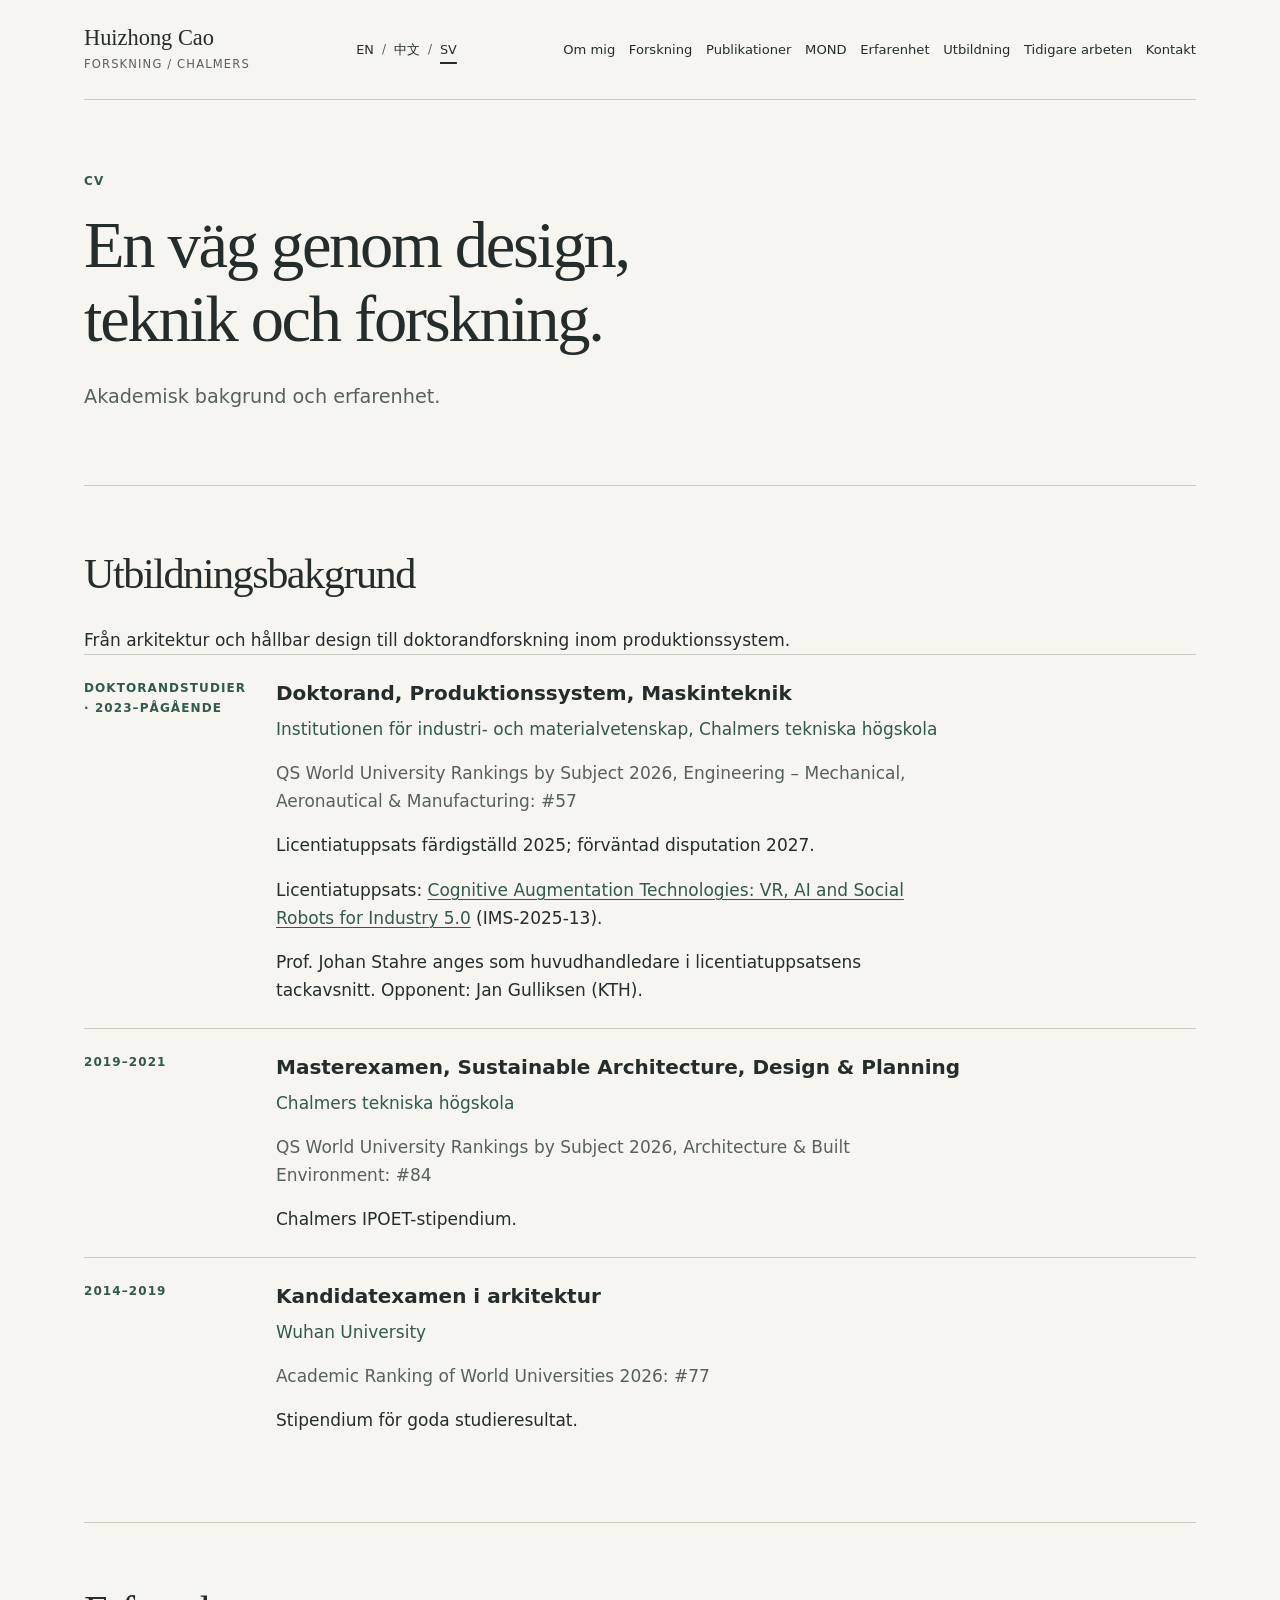
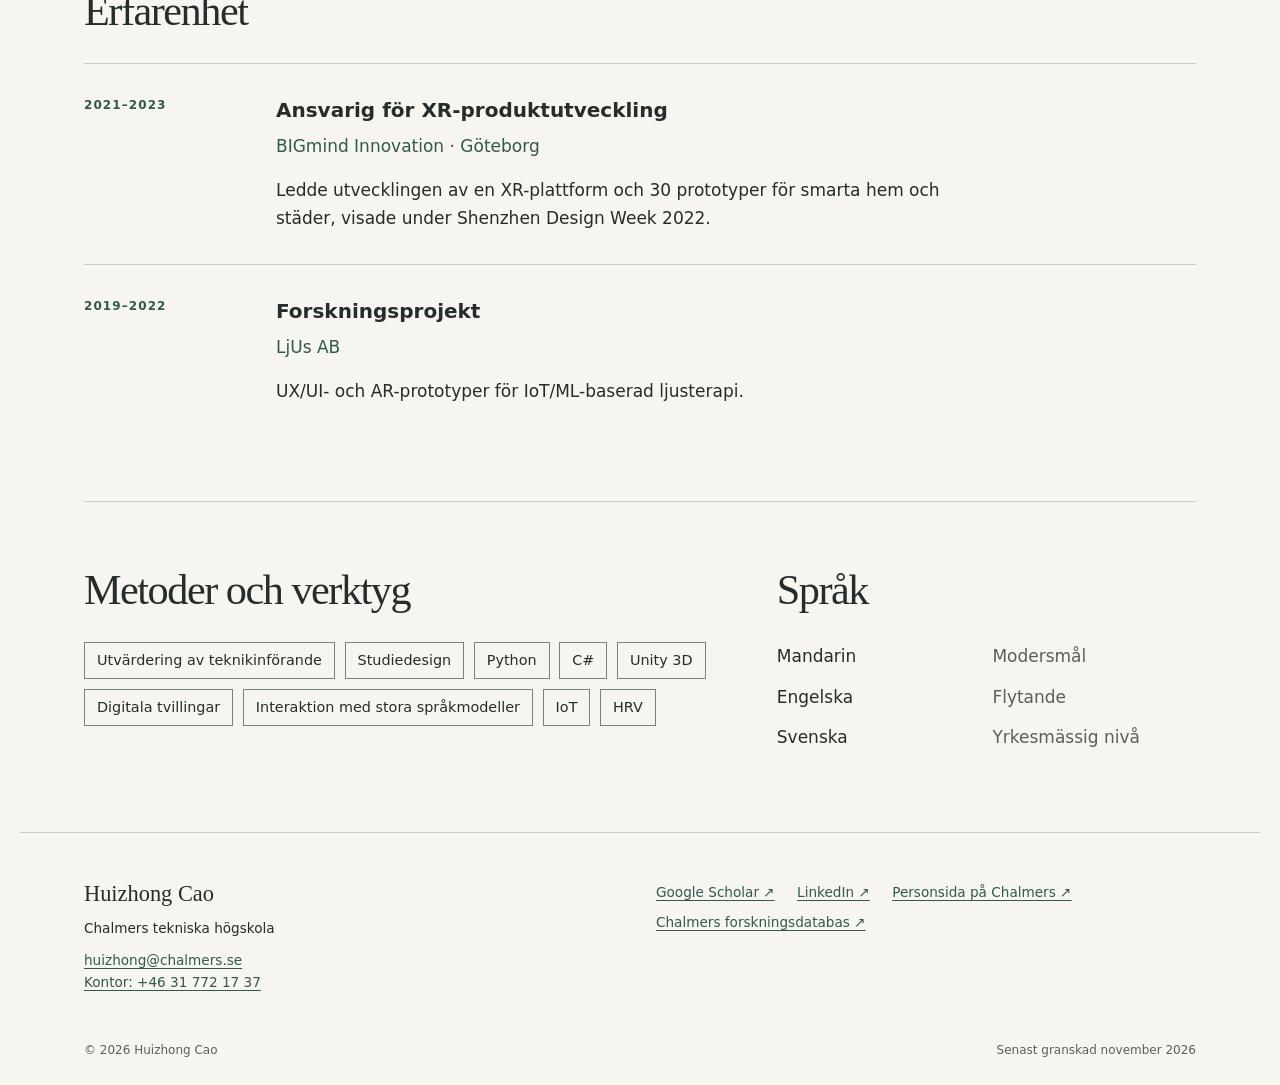
<file: sv/cv/index.html>
<!DOCTYPE html>

<html lang="sv"><head><meta charset="utf-8"/><meta content="width=device-width, initial-scale=1" name="viewport"/>
<title>CV | Huizhong Cao</title><meta content="Huizhong Caos akademiska tidslinje, utbildning, erfarenhet av forskning och XR-utveckling, metoder och språk." name="description"/><link href="https://diamondcao1996.github.io/sv/cv/" rel="canonical"/>
<meta content="CV | Huizhong Cao" property="og:title"/><meta content="Huizhong Caos akademiska tidslinje, utbildning, erfarenhet av forskning och XR-utveckling, metoder och språk." property="og:description"/><meta content="https://diamondcao1996.github.io/sv/cv/" property="og:url"/><meta content="website" property="og:type"/><meta content="https://diamondcao1996.github.io/assets/huizhong-cao.jpg" property="og:image"/><meta content="Porträtt av Huizhong Cao" property="og:image:alt"/>
<link href="/favicon.ico" rel="icon" sizes="32x32"/>
<link href="/assets/site.css" rel="stylesheet"/><script defer="" src="/assets/site.js"></script><script type="application/ld+json">{"@context": "https://schema.org", "@graph": [{"@type": "Person", "@id": "https://diamondcao1996.github.io/#person", "name": "Huizhong Cao", "url": "https://diamondcao1996.github.io/", "image": "https://diamondcao1996.github.io/assets/huizhong-cao.jpg", "jobTitle": "Doktorand, Produktionssystem, Maskinteknik", "affiliation": {"@type": "Organization", "name": "Chalmers University of Technology"}, "email": "mailto:huizhong@chalmers.se", "sameAs": ["https://scholar.google.com/citations?user=7JIwY8oAAAAJ&hl=en", "https://www.linkedin.com/in/huizhongcao/", "https://www.chalmers.se/en/persons/huizhong/", "https://research.chalmers.se/en/person/huizhong"]}, {"@type": "WebSite", "url": "https://diamondcao1996.github.io/sv/", "name": "Huizhong Cao"}]}</script>
<link href="https://diamondcao1996.github.io/cv/" hreflang="en" rel="alternate"/><link href="https://diamondcao1996.github.io/zh/cv/" hreflang="zh-Hans" rel="alternate"/><link href="https://diamondcao1996.github.io/sv/cv/" hreflang="sv" rel="alternate"/><link href="https://diamondcao1996.github.io/cv/" hreflang="x-default" rel="alternate"/><meta content="sv_SE" property="og:locale"/>
</head>
<body><a class="skip-link" href="#main">Hoppa till innehållet</a><header class="site-header"><div class="header-inner"><a class="brand" href="/sv/">Huizhong Cao<span>Forskning / Chalmers</span></a><button aria-controls="primary-nav" aria-expanded="false" class="menu-toggle" data-label-close="Stäng menyn" data-label-open="Meny" hidden="" type="button">Meny</button><nav aria-label="Språk" class="lang-switcher"><a href="/cv/" hreflang="en" lang="en">EN</a><span aria-hidden="true">/</span><a href="/zh/cv/" hreflang="zh-Hans" lang="zh-Hans">中文</a><span aria-hidden="true">/</span><a aria-current="page" href="/sv/cv/" hreflang="sv" lang="sv">SV</a></nav><nav aria-label="Huvudnavigation" id="primary-nav"><ul><li><a href="/sv/#about">Om mig</a></li><li><a href="/sv/#research">Forskning</a></li><li><a href="/sv/#publications">Publikationer</a></li><li><a href="/sv/#mond">MOND</a></li><li><a href="/sv/#experience">Erfarenhet</a></li><li><a href="/sv/#education">Utbildning</a></li><li><a href="/sv/#portfolio">Tidigare arbeten</a></li><li><a href="/sv/#contact">Kontakt</a></li></ul></nav></div></header>
<main id="main" tabindex="-1"><section class="page-intro"><p class="eyebrow">CV</p><h1>En väg genom design,<br/>teknik och forskning.</h1><p class="lead">Akademisk bakgrund och erfarenhet.</p></section><section class="section" id="education" tabindex="-1">
<h2>Utbildningsbakgrund</h2>
<p class="prose">Från arkitektur och hållbar design till doktorandforskning inom produktionssystem.</p>
<ol class="timeline">
<li class="timeline-entry"><p class="eyebrow">Doktorandstudier · 2023–pågående</p><div>
<h3>Doktorand, Produktionssystem, Maskinteknik</h3>
<p class="organization">Institutionen för industri- och materialvetenskap, Chalmers tekniska högskola</p>
<p class="muted">QS World University Rankings by Subject 2026, Engineering – Mechanical, Aeronautical &amp; Manufacturing: #57</p>
<p>Licentiatuppsats färdigställd 2025; förväntad disputation 2027.</p>
<p>Licentiatuppsats: <a href="https://research.chalmers.se/en/publication/548277">Cognitive Augmentation Technologies: VR, AI and Social Robots for Industry 5.0</a> (IMS-2025-13).</p>
<p>Prof. Johan Stahre anges som huvudhandledare i licentiatuppsatsens tackavsnitt. Opponent: Jan Gulliksen (KTH).</p>
</div></li>
<li class="timeline-entry"><p class="eyebrow">2019–2021</p><div>
<h3>Masterexamen, Sustainable Architecture, Design &amp; Planning</h3>
<p class="organization">Chalmers tekniska högskola</p>
<p class="muted">QS World University Rankings by Subject 2026, Architecture &amp; Built Environment: #84</p>
<p>Chalmers IPOET-stipendium.</p>
</div></li>
<li class="timeline-entry"><p class="eyebrow">2014–2019</p><div>
<h3>Kandidatexamen i arkitektur</h3>
<p class="organization">Wuhan University</p>
<p class="muted">Academic Ranking of World Universities 2026: #77</p>
<p>Stipendium för goda studieresultat.</p>
</div></li>
</ol></section><section class="section"><h2>Erfarenhet</h2><ol class="timeline"><li class="timeline-entry"><p class="eyebrow">2021–2023</p><div><h3>Ansvarig för XR-produktutveckling</h3><p class="organization">BIGmind Innovation · Göteborg</p><p>Ledde utvecklingen av en XR-plattform och 30 prototyper för smarta hem och städer, visade under Shenzhen Design Week 2022.</p></div></li><li class="timeline-entry"><p class="eyebrow">2019–2022</p><div><h3>Forskningsprojekt</h3><p class="organization">LjUs AB</p><p>UX/UI- och AR-prototyper för IoT/ML-baserad ljusterapi.</p></div></li></ol></section><section class="section skills"><div><h2>Metoder och verktyg</h2><ul class="skill-list"><li>Utvärdering av teknikinförande</li><li>Studiedesign</li><li>Python</li><li>C#</li><li>Unity 3D</li><li>Digitala tvillingar</li><li>Interaktion med stora språkmodeller</li><li>IoT</li><li>HRV</li></ul></div><div><h2>Språk</h2><dl><dt>Mandarin</dt><dd>Modersmål</dd><dt>Engelska</dt><dd>Flytande</dd><dt>Svenska</dt><dd>Yrkesmässig nivå</dd></dl></div></section></main>
<footer class="site-footer"><div class="footer-grid"><div><a class="brand" href="/sv/">Huizhong Cao</a><p>Chalmers tekniska högskola</p><a href="mailto:huizhong@chalmers.se">huizhong@chalmers.se</a><br/><a href="tel:+46317721737">Kontor: +46 31 772 17 37</a></div><div><ul class="link-list"><li><a href="https://scholar.google.com/citations?user=7JIwY8oAAAAJ&amp;hl=en">Google Scholar ↗</a></li><li><a href="https://www.linkedin.com/in/huizhongcao/">LinkedIn ↗</a></li><li><a href="https://www.chalmers.se/en/persons/huizhong/">Personsida på Chalmers ↗</a></li><li><a href="https://research.chalmers.se/en/person/huizhong">Chalmers forskningsdatabas ↗</a></li></ul></div></div><div class="footer-bottom"><span>© 2026 Huizhong Cao</span><span>Senast granskad november 2026</span></div></footer></body></html>
</file>
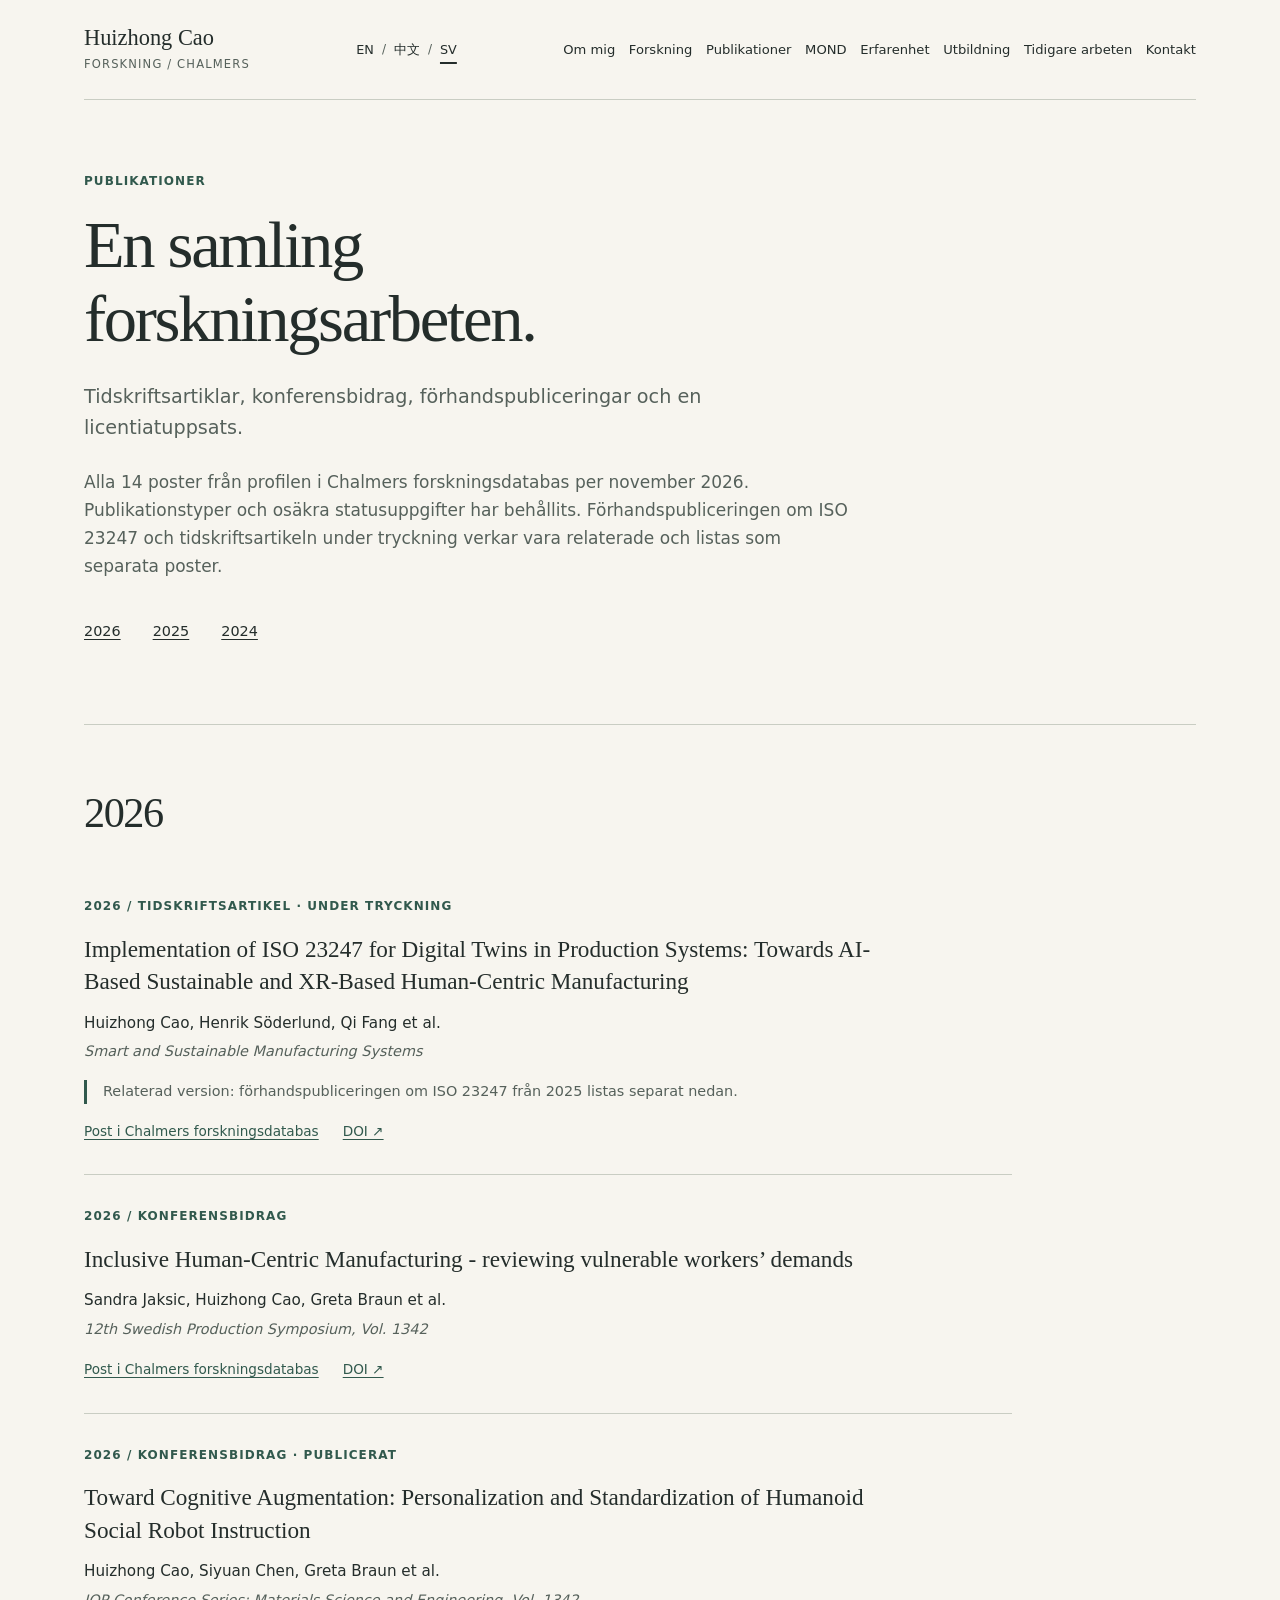
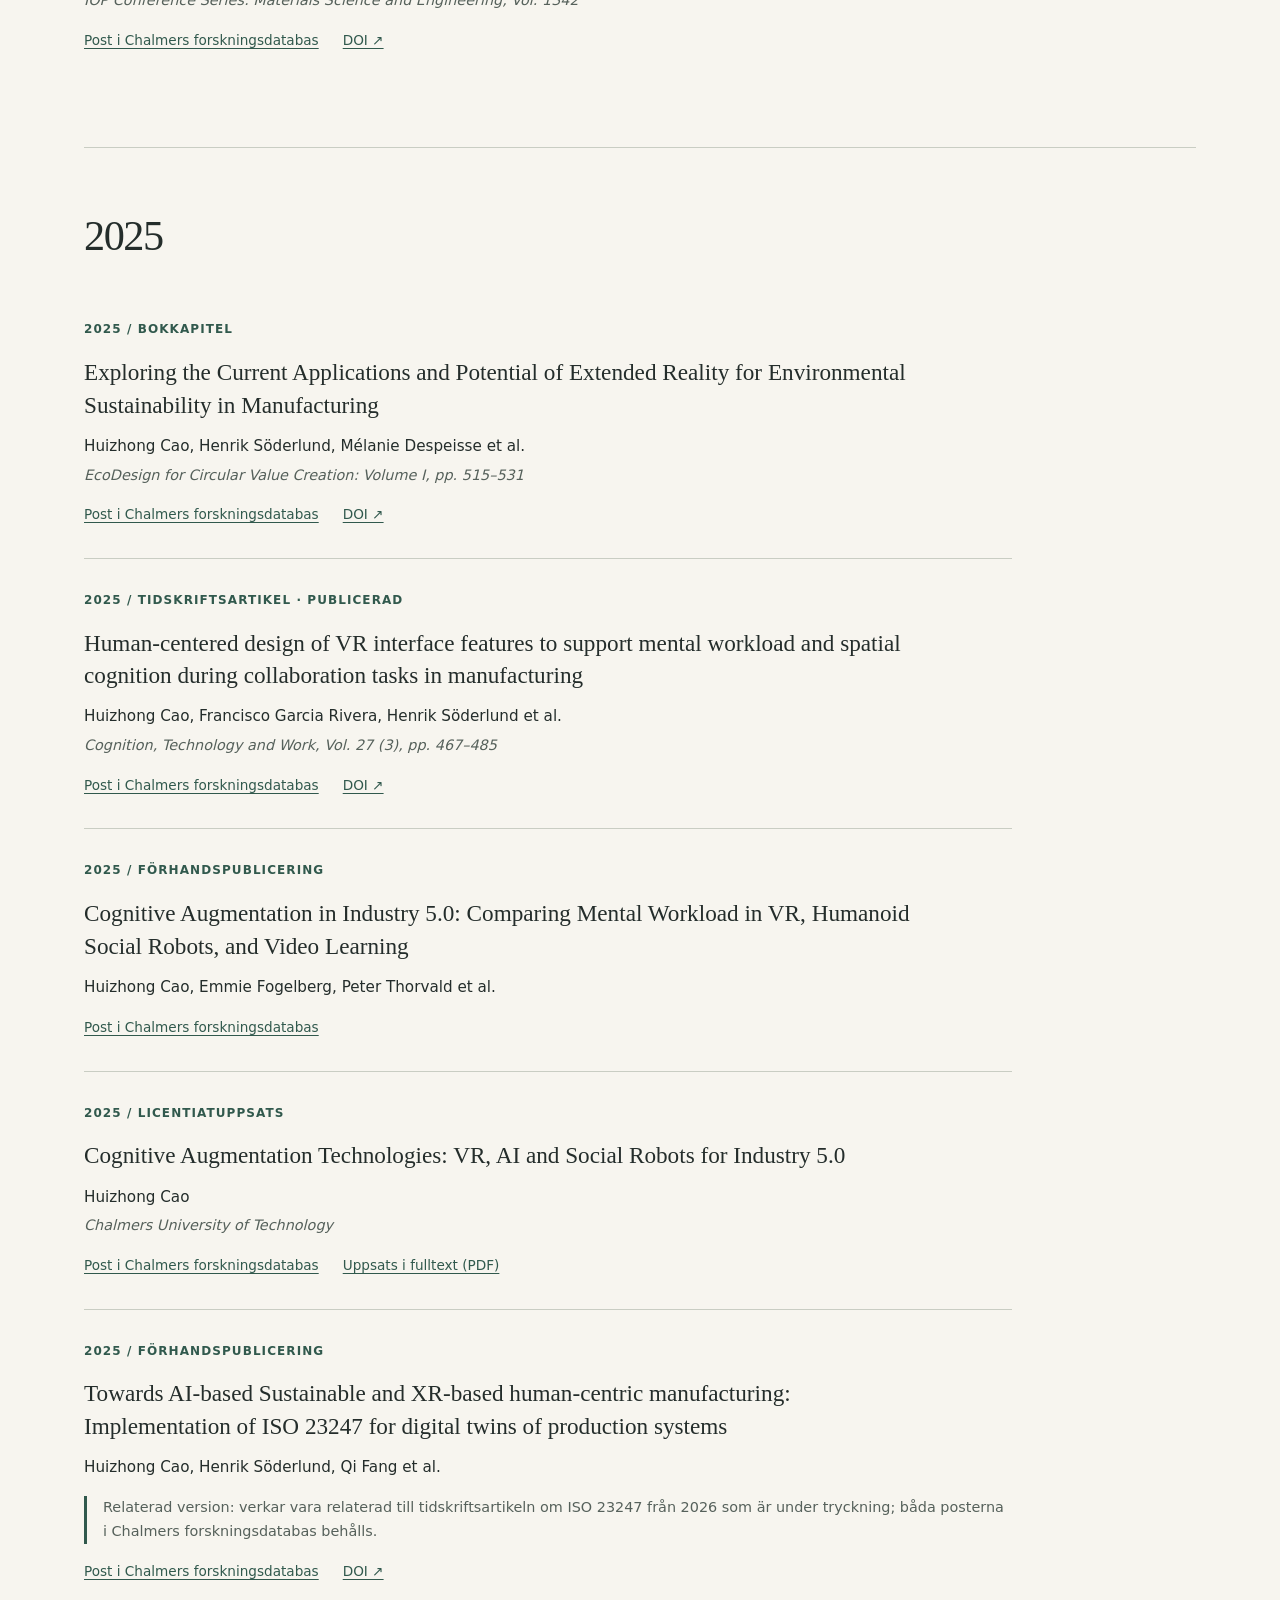
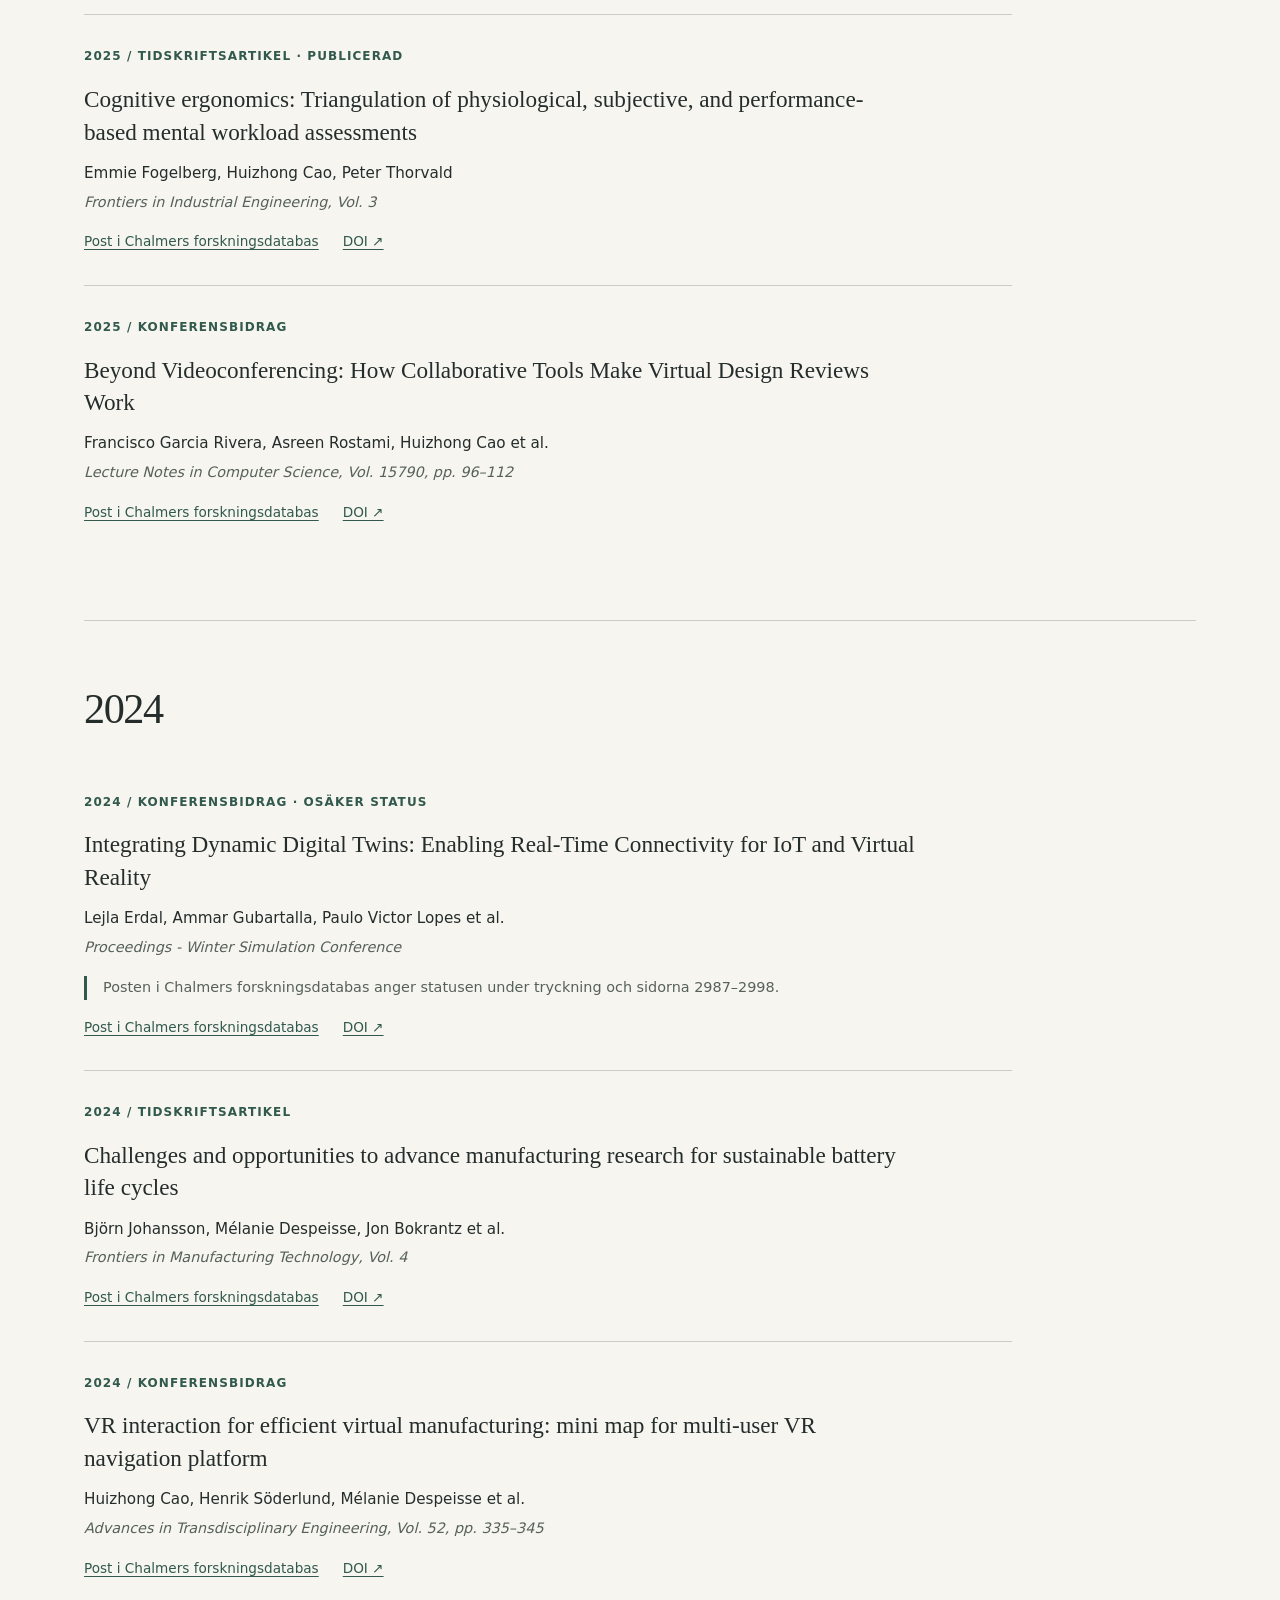
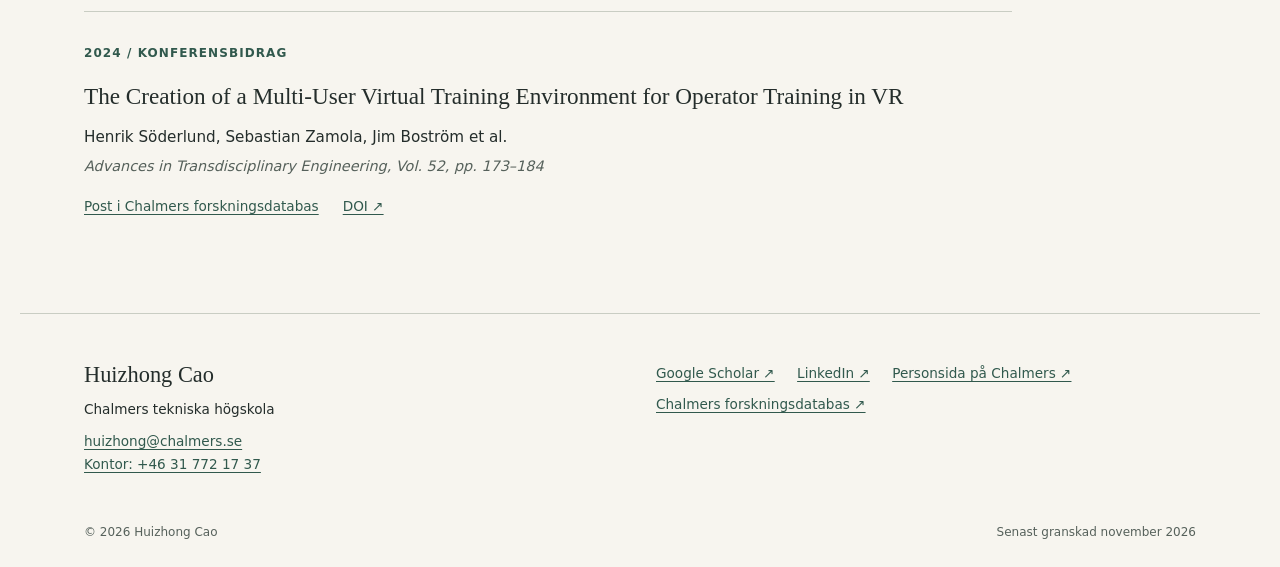
<file: sv/publications/index.html>
<!DOCTYPE html>

<html lang="sv"><head><meta charset="utf-8"/><meta content="width=device-width, initial-scale=1" name="viewport"/>
<title>Publikationer | Huizhong Cao</title><meta content="Publikationer av Huizhong Cao: alla 14 poster i Chalmers forskningsdatabas, inklusive tidskriftsartiklar, konferensbidrag, förhandspubliceringar och licentiatuppsatsen från 2025." name="description"/><link href="https://diamondcao1996.github.io/sv/publications/" rel="canonical"/>
<meta content="Publikationer | Huizhong Cao" property="og:title"/><meta content="Publikationer av Huizhong Cao: alla 14 poster i Chalmers forskningsdatabas, inklusive tidskriftsartiklar, konferensbidrag, förhandspubliceringar och licentiatuppsatsen från 2025." property="og:description"/><meta content="https://diamondcao1996.github.io/sv/publications/" property="og:url"/><meta content="website" property="og:type"/><meta content="https://diamondcao1996.github.io/assets/huizhong-cao.jpg" property="og:image"/><meta content="Porträtt av Huizhong Cao" property="og:image:alt"/>
<link href="/favicon.ico" rel="icon" sizes="32x32"/>
<link href="/assets/site.css" rel="stylesheet"/><script defer="" src="/assets/site.js"></script><script type="application/ld+json">{"@context": "https://schema.org", "@graph": [{"@type": "Person", "@id": "https://diamondcao1996.github.io/#person", "name": "Huizhong Cao", "url": "https://diamondcao1996.github.io/", "image": "https://diamondcao1996.github.io/assets/huizhong-cao.jpg", "jobTitle": "Doktorand, Produktionssystem, Maskinteknik", "affiliation": {"@type": "Organization", "name": "Chalmers University of Technology"}, "email": "mailto:huizhong@chalmers.se", "sameAs": ["https://scholar.google.com/citations?user=7JIwY8oAAAAJ&hl=en", "https://www.linkedin.com/in/huizhongcao/", "https://www.chalmers.se/en/persons/huizhong/", "https://research.chalmers.se/en/person/huizhong"]}, {"@type": "WebSite", "url": "https://diamondcao1996.github.io/sv/", "name": "Huizhong Cao"}]}</script>
<link href="https://diamondcao1996.github.io/publications/" hreflang="en" rel="alternate"/><link href="https://diamondcao1996.github.io/zh/publications/" hreflang="zh-Hans" rel="alternate"/><link href="https://diamondcao1996.github.io/sv/publications/" hreflang="sv" rel="alternate"/><link href="https://diamondcao1996.github.io/publications/" hreflang="x-default" rel="alternate"/><meta content="sv_SE" property="og:locale"/>
</head>
<body><a class="skip-link" href="#main">Hoppa till innehållet</a><header class="site-header"><div class="header-inner"><a class="brand" href="/sv/">Huizhong Cao<span>Forskning / Chalmers</span></a><button aria-controls="primary-nav" aria-expanded="false" class="menu-toggle" data-label-close="Stäng menyn" data-label-open="Meny" hidden="" type="button">Meny</button><nav aria-label="Språk" class="lang-switcher"><a href="/publications/" hreflang="en" lang="en">EN</a><span aria-hidden="true">/</span><a href="/zh/publications/" hreflang="zh-Hans" lang="zh-Hans">中文</a><span aria-hidden="true">/</span><a aria-current="page" href="/sv/publications/" hreflang="sv" lang="sv">SV</a></nav><nav aria-label="Huvudnavigation" id="primary-nav"><ul><li><a href="/sv/#about">Om mig</a></li><li><a href="/sv/#research">Forskning</a></li><li><a href="/sv/#publications">Publikationer</a></li><li><a href="/sv/#mond">MOND</a></li><li><a href="/sv/#experience">Erfarenhet</a></li><li><a href="/sv/#education">Utbildning</a></li><li><a href="/sv/#portfolio">Tidigare arbeten</a></li><li><a href="/sv/#contact">Kontakt</a></li></ul></nav></div></header>
<main id="main" tabindex="-1"><section class="page-intro"><p class="eyebrow">Publikationer</p><h1>En samling<br/>forskningsarbeten.</h1><p class="lead">Tidskriftsartiklar, konferensbidrag, förhandspubliceringar och en licentiatuppsats.</p><p class="prose">Alla 14 poster från profilen i Chalmers forskningsdatabas per november 2026. Publikationstyper och osäkra statusuppgifter har behållits. Förhandspubliceringen om ISO 23247 och tidskriftsartikeln under tryckning verkar vara relaterade och listas som separata poster.</p><nav aria-label="Publikationsår" class="year-nav"><a href="#year-2026">2026</a><a href="#year-2025">2025</a><a href="#year-2024">2024</a></nav></section><section class="section" id="year-2026"><h2>2026</h2><article class="publication" id="publication-552658"><p class="eyebrow">2026 / Tidskriftsartikel · Under tryckning</p><h3>Implementation of ISO 23247 for Digital Twins in Production Systems: Towards AI-Based Sustainable and XR-Based Human-Centric Manufacturing</h3><p class="authors">Huizhong Cao, Henrik Söderlund, Qi Fang et al.</p><p class="venue">Smart and Sustainable Manufacturing Systems</p><p class="note">Relaterad version: förhandspubliceringen om ISO 23247 från 2025 listas separat nedan.</p><div class="record-links"><a href="https://research.chalmers.se/en/publication/552658">Post i Chalmers forskningsdatabas</a><a href="https://doi.org/10.1520/SSMS20250002">DOI ↗</a></div></article><article class="publication" id="publication-553198"><p class="eyebrow">2026 / Konferensbidrag</p><h3>Inclusive Human-Centric Manufacturing - reviewing vulnerable workers’ demands</h3><p class="authors">Sandra Jaksic, Huizhong Cao, Greta Braun et al.</p><p class="venue">12th Swedish Production Symposium, Vol. 1342</p><div class="record-links"><a href="https://research.chalmers.se/en/publication/553198">Post i Chalmers forskningsdatabas</a><a href="https://doi.org/10.1088/1757-899X/1342/1/012048">DOI ↗</a></div></article><article class="publication" id="publication-553187"><p class="eyebrow">2026 / Konferensbidrag · Publicerat</p><h3>Toward Cognitive Augmentation: Personalization and Standardization of Humanoid Social Robot Instruction</h3><p class="authors">Huizhong Cao, Siyuan Chen, Greta Braun et al.</p><p class="venue">IOP Conference Series: Materials Science and Engineering, Vol. 1342</p><div class="record-links"><a href="https://research.chalmers.se/en/publication/553187">Post i Chalmers forskningsdatabas</a><a href="https://doi.org/10.1088/1757-899X/1342/1/012045">DOI ↗</a></div></article></section><section class="section" id="year-2025"><h2>2025</h2><article class="publication" id="publication-549499"><p class="eyebrow">2025 / Bokkapitel</p><h3>Exploring the Current Applications and Potential of Extended Reality for Environmental Sustainability in Manufacturing</h3><p class="authors">Huizhong Cao, Henrik Söderlund, Mélanie Despeisse et al.</p><p class="venue">EcoDesign for Circular Value Creation: Volume I, pp. 515–531</p><div class="record-links"><a href="https://research.chalmers.se/en/publication/549499">Post i Chalmers forskningsdatabas</a><a href="https://doi.org/10.1007/978-981-97-9068-5_32">DOI ↗</a></div></article><article class="publication" id="publication-547400"><p class="eyebrow">2025 / Tidskriftsartikel · Publicerad</p><h3>Human-centered design of VR interface features to support mental workload and spatial cognition during collaboration tasks in manufacturing</h3><p class="authors">Huizhong Cao, Francisco Garcia Rivera, Henrik Söderlund et al.</p><p class="venue">Cognition, Technology and Work, Vol. 27 (3), pp. 467–485</p><div class="record-links"><a href="https://research.chalmers.se/en/publication/547400">Post i Chalmers forskningsdatabas</a><a href="https://doi.org/10.1007/s10111-025-00809-6">DOI ↗</a></div></article><article class="publication" id="publication-548139"><p class="eyebrow">2025 / Förhandspublicering</p><h3>Cognitive Augmentation in Industry 5.0: Comparing Mental Workload in VR, Humanoid Social Robots, and Video Learning</h3><p class="authors">Huizhong Cao, Emmie Fogelberg, Peter Thorvald et al.</p><div class="record-links"><a href="https://research.chalmers.se/en/publication/548139">Post i Chalmers forskningsdatabas</a></div></article><article class="publication" id="publication-548277"><p class="eyebrow">2025 / Licentiatuppsats</p><h3>Cognitive Augmentation Technologies: VR, AI and Social Robots for Industry 5.0</h3><p class="authors">Huizhong Cao</p><p class="venue">Chalmers University of Technology</p><div class="record-links"><a href="https://research.chalmers.se/en/publication/548277">Post i Chalmers forskningsdatabas</a><a href="https://research.chalmers.se/publication/548277/file/548277_Fulltext.pdf">Uppsats i fulltext (PDF)</a></div></article><article class="publication" id="publication-548140"><p class="eyebrow">2025 / Förhandspublicering</p><h3>Towards AI-based Sustainable and XR-based human-centric manufacturing: Implementation of ISO 23247 for digital twins of production systems</h3><p class="authors">Huizhong Cao, Henrik Söderlund, Qi Fang et al.</p><p class="note">Relaterad version: verkar vara relaterad till tidskriftsartikeln om ISO 23247 från 2026 som är under tryckning; båda posterna i Chalmers forskningsdatabas behålls.</p><div class="record-links"><a href="https://research.chalmers.se/en/publication/548140">Post i Chalmers forskningsdatabas</a><a href="https://doi.org/10.48550/arXiv.2508.14580">DOI ↗</a></div></article><article class="publication" id="publication-548138"><p class="eyebrow">2025 / Tidskriftsartikel · Publicerad</p><h3>Cognitive ergonomics: Triangulation of physiological, subjective, and performance-based mental workload assessments</h3><p class="authors">Emmie Fogelberg, Huizhong Cao, Peter Thorvald</p><p class="venue">Frontiers in Industrial Engineering, Vol. 3</p><div class="record-links"><a href="https://research.chalmers.se/en/publication/548138">Post i Chalmers forskningsdatabas</a><a href="https://doi.org/10.3389/fieng.2025.1605975">DOI ↗</a></div></article><article class="publication" id="publication-547053"><p class="eyebrow">2025 / Konferensbidrag</p><h3>Beyond Videoconferencing: How Collaborative Tools Make Virtual Design Reviews Work</h3><p class="authors">Francisco Garcia Rivera, Asreen Rostami, Huizhong Cao et al.</p><p class="venue">Lecture Notes in Computer Science, Vol. 15790, pp. 96–112</p><div class="record-links"><a href="https://research.chalmers.se/en/publication/547053">Post i Chalmers forskningsdatabas</a><a href="https://doi.org/10.1007/978-3-031-93715-6_7">DOI ↗</a></div></article></section><section class="section" id="year-2024"><h2>2024</h2><article class="publication" id="publication-546510"><p class="eyebrow">2024 / Konferensbidrag · Osäker status</p><h3>Integrating Dynamic Digital Twins: Enabling Real-Time Connectivity for IoT and Virtual Reality</h3><p class="authors">Lejla Erdal, Ammar Gubartalla, Paulo Victor Lopes et al.</p><p class="venue">Proceedings - Winter Simulation Conference</p><p class="note">Posten i Chalmers forskningsdatabas anger statusen under tryckning och sidorna 2987–2998.</p><div class="record-links"><a href="https://research.chalmers.se/en/publication/546510">Post i Chalmers forskningsdatabas</a><a href="https://doi.org/10.1109/WSC63780.2024.10838921">DOI ↗</a></div></article><article class="publication" id="publication-542795"><p class="eyebrow">2024 / Tidskriftsartikel</p><h3>Challenges and opportunities to advance manufacturing research for sustainable battery life cycles</h3><p class="authors">Björn Johansson, Mélanie Despeisse, Jon Bokrantz et al.</p><p class="venue">Frontiers in Manufacturing Technology, Vol. 4</p><div class="record-links"><a href="https://research.chalmers.se/en/publication/542795">Post i Chalmers forskningsdatabas</a><a href="https://doi.org/10.3389/fmtec.2024.1360076">DOI ↗</a></div></article><article class="publication" id="publication-540994"><p class="eyebrow">2024 / Konferensbidrag</p><h3>VR interaction for efficient virtual manufacturing: mini map for multi-user VR navigation platform</h3><p class="authors">Huizhong Cao, Henrik Söderlund, Mélanie Despeisse et al.</p><p class="venue">Advances in Transdisciplinary Engineering, Vol. 52, pp. 335–345</p><div class="record-links"><a href="https://research.chalmers.se/en/publication/540994">Post i Chalmers forskningsdatabas</a><a href="https://doi.org/10.3233/ATDE240178">DOI ↗</a></div></article><article class="publication" id="publication-540992"><p class="eyebrow">2024 / Konferensbidrag</p><h3>The Creation of a Multi-User Virtual Training Environment for Operator Training in VR</h3><p class="authors">Henrik Söderlund, Sebastian Zamola, Jim Boström et al.</p><p class="venue">Advances in Transdisciplinary Engineering, Vol. 52, pp. 173–184</p><div class="record-links"><a href="https://research.chalmers.se/en/publication/540992">Post i Chalmers forskningsdatabas</a><a href="https://doi.org/10.3233/ATDE240163">DOI ↗</a></div></article></section></main>
<footer class="site-footer"><div class="footer-grid"><div><a class="brand" href="/sv/">Huizhong Cao</a><p>Chalmers tekniska högskola</p><a href="mailto:huizhong@chalmers.se">huizhong@chalmers.se</a><br/><a href="tel:+46317721737">Kontor: +46 31 772 17 37</a></div><div><ul class="link-list"><li><a href="https://scholar.google.com/citations?user=7JIwY8oAAAAJ&amp;hl=en">Google Scholar ↗</a></li><li><a href="https://www.linkedin.com/in/huizhongcao/">LinkedIn ↗</a></li><li><a href="https://www.chalmers.se/en/persons/huizhong/">Personsida på Chalmers ↗</a></li><li><a href="https://research.chalmers.se/en/person/huizhong">Chalmers forskningsdatabas ↗</a></li></ul></div></div><div class="footer-bottom"><span>© 2026 Huizhong Cao</span><span>Senast granskad november 2026</span></div></footer></body></html>
</file>
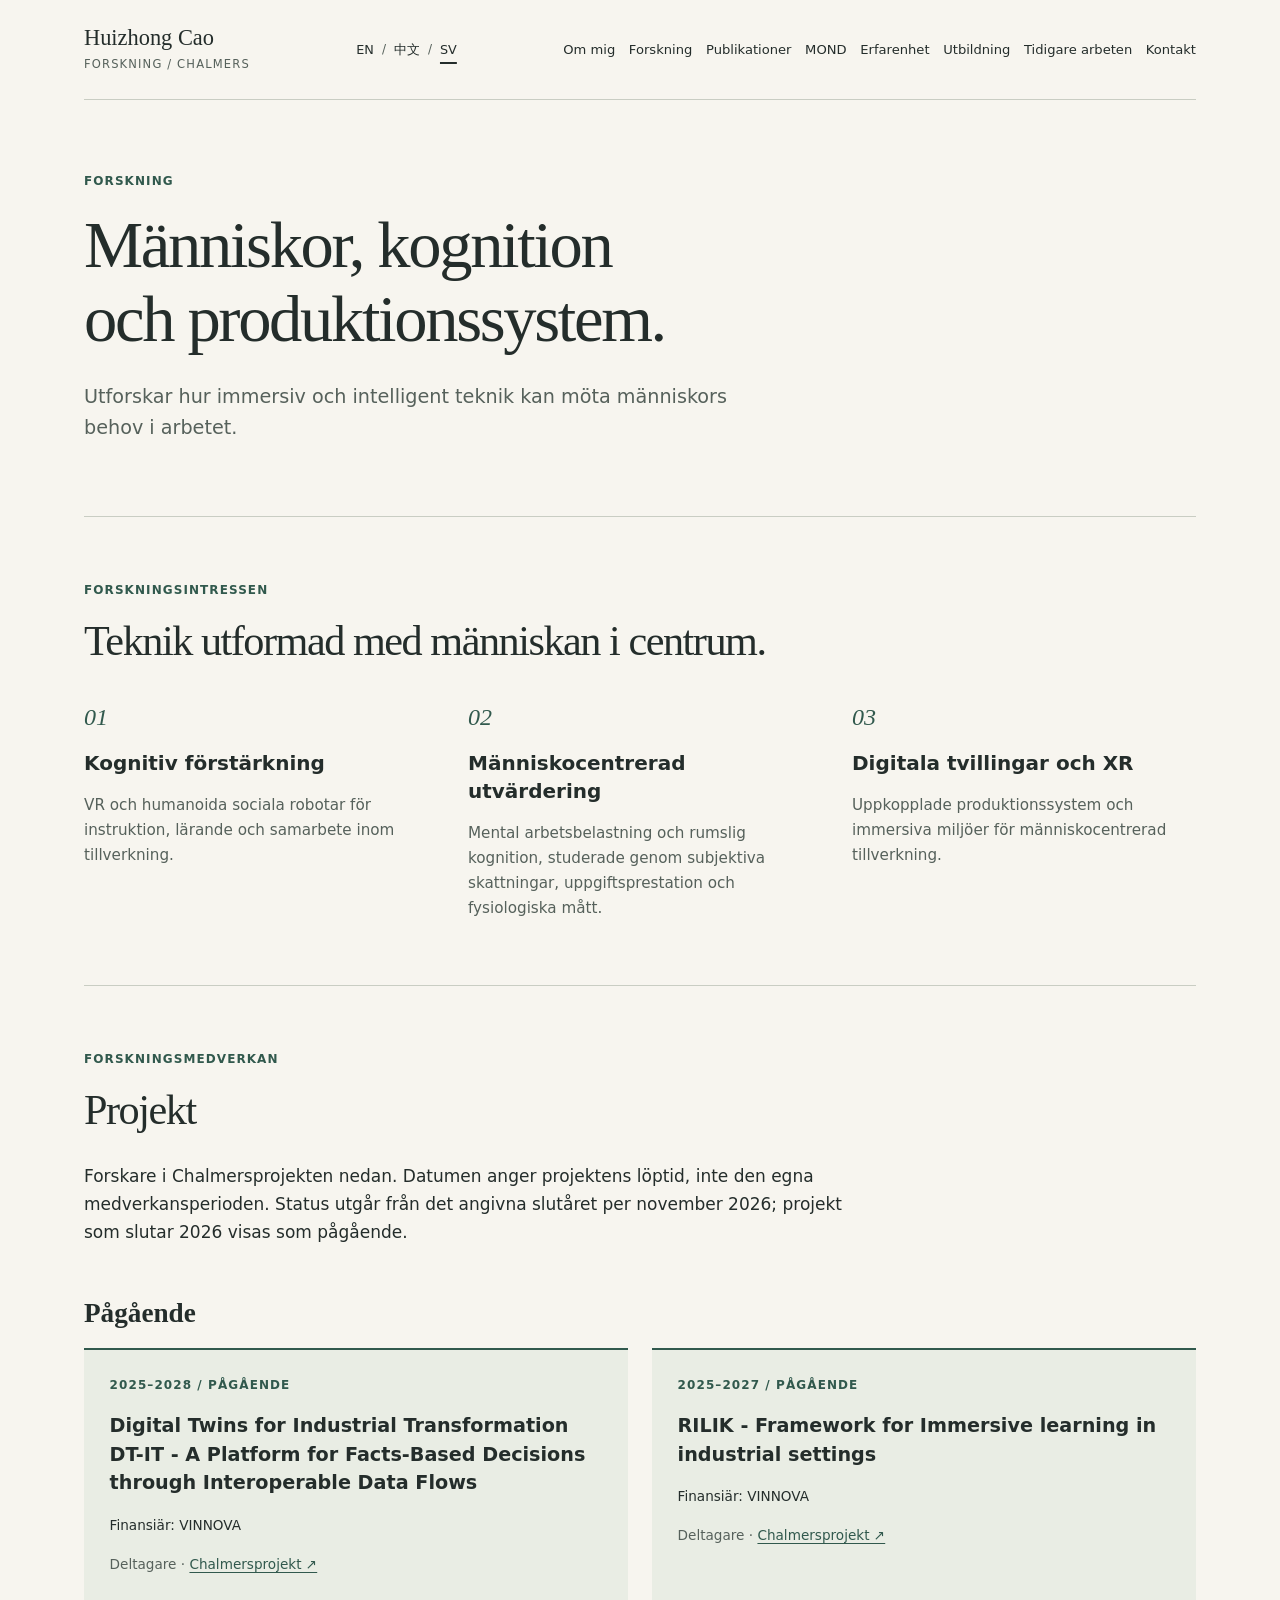
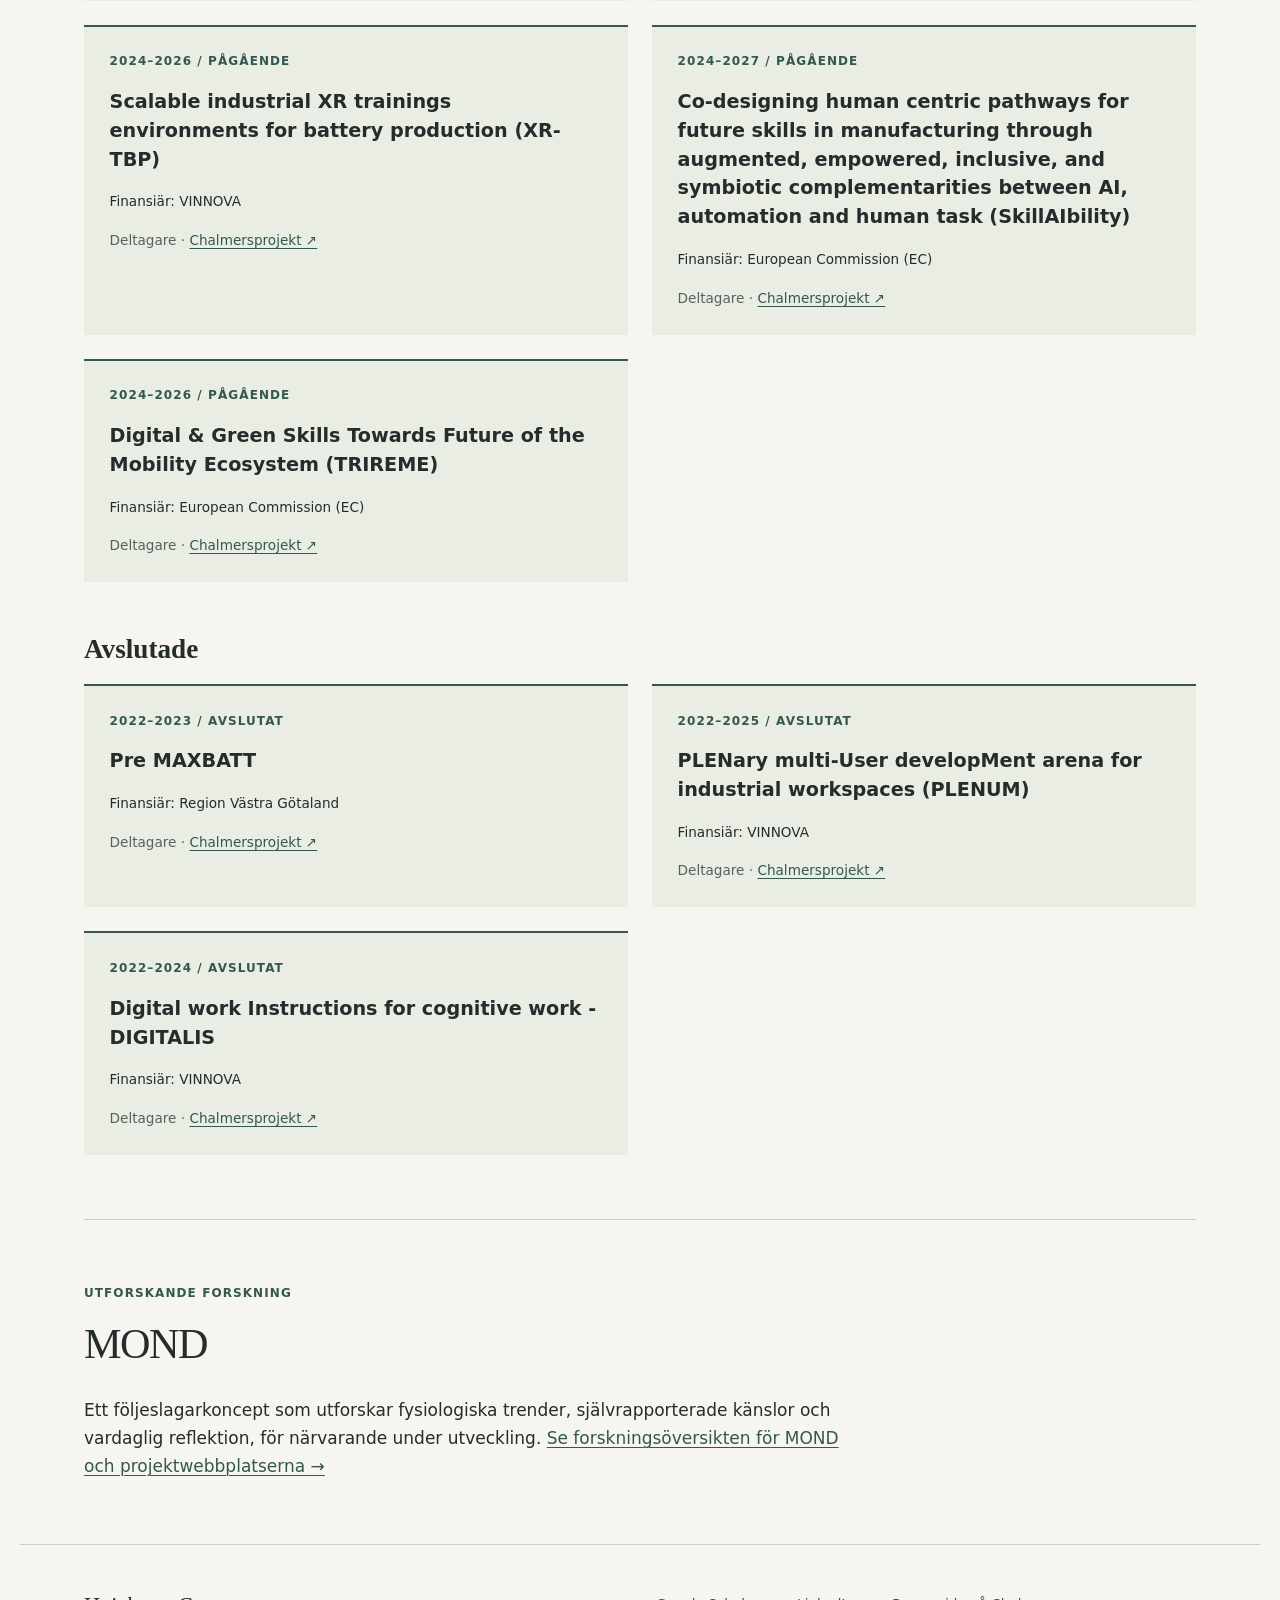
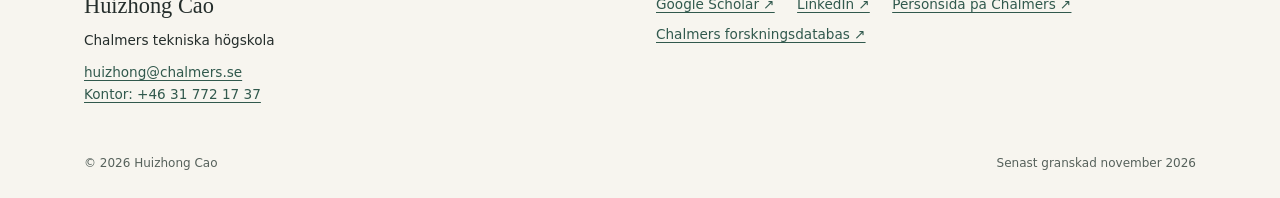
<file: sv/research/index.html>
<!DOCTYPE html>

<html lang="sv"><head><meta charset="utf-8"/><meta content="width=device-width, initial-scale=1" name="viewport"/>
<title>Forskning | Huizhong Cao</title><meta content="Forskningsteman och medverkan i Chalmersprojekt inom kognitiv förstärkning, XR, digitala tvillingar och människocentrerad tillverkning." name="description"/><link href="https://diamondcao1996.github.io/sv/research/" rel="canonical"/>
<meta content="Forskning | Huizhong Cao" property="og:title"/><meta content="Forskningsteman och medverkan i Chalmersprojekt inom kognitiv förstärkning, XR, digitala tvillingar och människocentrerad tillverkning." property="og:description"/><meta content="https://diamondcao1996.github.io/sv/research/" property="og:url"/><meta content="website" property="og:type"/><meta content="https://diamondcao1996.github.io/assets/huizhong-cao.jpg" property="og:image"/><meta content="Porträtt av Huizhong Cao" property="og:image:alt"/>
<link href="/favicon.ico" rel="icon" sizes="32x32"/>
<link href="/assets/site.css" rel="stylesheet"/><script defer="" src="/assets/site.js"></script><script type="application/ld+json">{"@context": "https://schema.org", "@graph": [{"@type": "Person", "@id": "https://diamondcao1996.github.io/#person", "name": "Huizhong Cao", "url": "https://diamondcao1996.github.io/", "image": "https://diamondcao1996.github.io/assets/huizhong-cao.jpg", "jobTitle": "Doktorand, Produktionssystem, Maskinteknik", "affiliation": {"@type": "Organization", "name": "Chalmers University of Technology"}, "email": "mailto:huizhong@chalmers.se", "sameAs": ["https://scholar.google.com/citations?user=7JIwY8oAAAAJ&hl=en", "https://www.linkedin.com/in/huizhongcao/", "https://www.chalmers.se/en/persons/huizhong/", "https://research.chalmers.se/en/person/huizhong"]}, {"@type": "WebSite", "url": "https://diamondcao1996.github.io/sv/", "name": "Huizhong Cao"}]}</script>
<link href="https://diamondcao1996.github.io/research/" hreflang="en" rel="alternate"/><link href="https://diamondcao1996.github.io/zh/research/" hreflang="zh-Hans" rel="alternate"/><link href="https://diamondcao1996.github.io/sv/research/" hreflang="sv" rel="alternate"/><link href="https://diamondcao1996.github.io/research/" hreflang="x-default" rel="alternate"/><meta content="sv_SE" property="og:locale"/>
</head>
<body><a class="skip-link" href="#main">Hoppa till innehållet</a><header class="site-header"><div class="header-inner"><a class="brand" href="/sv/">Huizhong Cao<span>Forskning / Chalmers</span></a><button aria-controls="primary-nav" aria-expanded="false" class="menu-toggle" data-label-close="Stäng menyn" data-label-open="Meny" hidden="" type="button">Meny</button><nav aria-label="Språk" class="lang-switcher"><a href="/research/" hreflang="en" lang="en">EN</a><span aria-hidden="true">/</span><a href="/zh/research/" hreflang="zh-Hans" lang="zh-Hans">中文</a><span aria-hidden="true">/</span><a aria-current="page" href="/sv/research/" hreflang="sv" lang="sv">SV</a></nav><nav aria-label="Huvudnavigation" id="primary-nav"><ul><li><a href="/sv/#about">Om mig</a></li><li><a href="/sv/#research">Forskning</a></li><li><a href="/sv/#publications">Publikationer</a></li><li><a href="/sv/#mond">MOND</a></li><li><a href="/sv/#experience">Erfarenhet</a></li><li><a href="/sv/#education">Utbildning</a></li><li><a href="/sv/#portfolio">Tidigare arbeten</a></li><li><a href="/sv/#contact">Kontakt</a></li></ul></nav></div></header>
<main id="main" tabindex="-1"><section class="page-intro"><p class="eyebrow">Forskning</p><h1>Människor, kognition<br/>och produktionssystem.</h1><p class="lead">Utforskar hur immersiv och intelligent teknik kan möta människors behov i arbetet.</p></section><section class="section"><p class="eyebrow">Forskningsintressen</p><h2>Teknik utformad med människan i centrum.</h2><div class="themes"><article><span class="number">01</span><h3>Kognitiv förstärkning</h3><p>VR och humanoida sociala robotar för instruktion, lärande och samarbete inom tillverkning.</p></article><article><span class="number">02</span><h3>Människocentrerad utvärdering</h3><p>Mental arbetsbelastning och rumslig kognition, studerade genom subjektiva skattningar, uppgiftsprestation och fysiologiska mått.</p></article><article><span class="number">03</span><h3>Digitala tvillingar och XR</h3><p>Uppkopplade produktionssystem och immersiva miljöer för människocentrerad tillverkning.</p></article></div></section><section class="section"><p class="eyebrow">Forskningsmedverkan</p><h2>Projekt</h2><p class="prose">Forskare i Chalmersprojekten nedan. Datumen anger projektens löptid, inte den egna medverkansperioden. Status utgår från det angivna slutåret per november 2026; projekt som slutar 2026 visas som pågående.</p><h3 class="group-heading">Pågående</h3><div class="projects"><article class="project"><p class="eyebrow">2025–2028 / Pågående</p><h4><a href="https://research.chalmers.se/en/project/12742">Digital Twins for Industrial Transformation DT-IT - A Platform for Facts-Based Decisions through Interoperable Data Flows</a></h4><p>Finansiär: VINNOVA</p><p class="muted">Deltagare · <a href="https://research.chalmers.se/en/project/12742">Chalmersprojekt ↗</a></p></article><article class="project"><p class="eyebrow">2025–2027 / Pågående</p><h4><a href="https://research.chalmers.se/en/project/12332">RILIK - Framework for Immersive learning in industrial settings</a></h4><p>Finansiär: VINNOVA</p><p class="muted">Deltagare · <a href="https://research.chalmers.se/en/project/12332">Chalmersprojekt ↗</a></p></article><article class="project"><p class="eyebrow">2024–2026 / Pågående</p><h4><a href="https://research.chalmers.se/en/project/12059">Scalable industrial XR trainings environments for battery production (XR-TBP)</a></h4><p>Finansiär: VINNOVA</p><p class="muted">Deltagare · <a href="https://research.chalmers.se/en/project/12059">Chalmersprojekt ↗</a></p></article><article class="project"><p class="eyebrow">2024–2027 / Pågående</p><h4><a href="https://research.chalmers.se/en/project/11873">Co-designing human centric pathways for future skills in manufacturing through augmented, empowered, inclusive, and symbiotic complementarities between AI, automation and human task (SkillAIbility)</a></h4><p>Finansiär: European Commission (EC)</p><p class="muted">Deltagare · <a href="https://research.chalmers.se/en/project/11873">Chalmersprojekt ↗</a></p></article><article class="project"><p class="eyebrow">2024–2026 / Pågående</p><h4><a href="https://research.chalmers.se/en/project/11618">Digital &amp; Green Skills Towards Future of the Mobility Ecosystem (TRIREME)</a></h4><p>Finansiär: European Commission (EC)</p><p class="muted">Deltagare · <a href="https://research.chalmers.se/en/project/11618">Chalmersprojekt ↗</a></p></article></div><h3 class="group-heading">Avslutade</h3><div class="projects"><article class="project"><p class="eyebrow">2022–2023 / Avslutat</p><h4><a href="https://research.chalmers.se/en/project/11130">Pre MAXBATT</a></h4><p>Finansiär: Region Västra Götaland</p><p class="muted">Deltagare · <a href="https://research.chalmers.se/en/project/11130">Chalmersprojekt ↗</a></p></article><article class="project"><p class="eyebrow">2022–2025 / Avslutat</p><h4><a href="https://research.chalmers.se/en/project/10970">PLENary multi-User developMent arena for industrial workspaces (PLENUM)</a></h4><p>Finansiär: VINNOVA</p><p class="muted">Deltagare · <a href="https://research.chalmers.se/en/project/10970">Chalmersprojekt ↗</a></p></article><article class="project"><p class="eyebrow">2022–2024 / Avslutat</p><h4><a href="https://research.chalmers.se/en/project/10777">Digital work Instructions for cognitive work - DIGITALIS</a></h4><p>Finansiär: VINNOVA</p><p class="muted">Deltagare · <a href="https://research.chalmers.se/en/project/10777">Chalmersprojekt ↗</a></p></article></div></section><section aria-labelledby="mond-note-title" class="section"><p class="eyebrow">Utforskande forskning</p><h2 id="mond-note-title">MOND</h2><p class="prose">Ett följeslagarkoncept som utforskar fysiologiska trender, självrapporterade känslor och vardaglig reflektion, för närvarande under utveckling. <a href="/sv/#mond">Se forskningsöversikten för MOND och projektwebbplatserna →</a></p></section></main>
<footer class="site-footer"><div class="footer-grid"><div><a class="brand" href="/sv/">Huizhong Cao</a><p>Chalmers tekniska högskola</p><a href="mailto:huizhong@chalmers.se">huizhong@chalmers.se</a><br/><a href="tel:+46317721737">Kontor: +46 31 772 17 37</a></div><div><ul class="link-list"><li><a href="https://scholar.google.com/citations?user=7JIwY8oAAAAJ&amp;hl=en">Google Scholar ↗</a></li><li><a href="https://www.linkedin.com/in/huizhongcao/">LinkedIn ↗</a></li><li><a href="https://www.chalmers.se/en/persons/huizhong/">Personsida på Chalmers ↗</a></li><li><a href="https://research.chalmers.se/en/person/huizhong">Chalmers forskningsdatabas ↗</a></li></ul></div></div><div class="footer-bottom"><span>© 2026 Huizhong Cao</span><span>Senast granskad november 2026</span></div></footer></body></html>
</file>
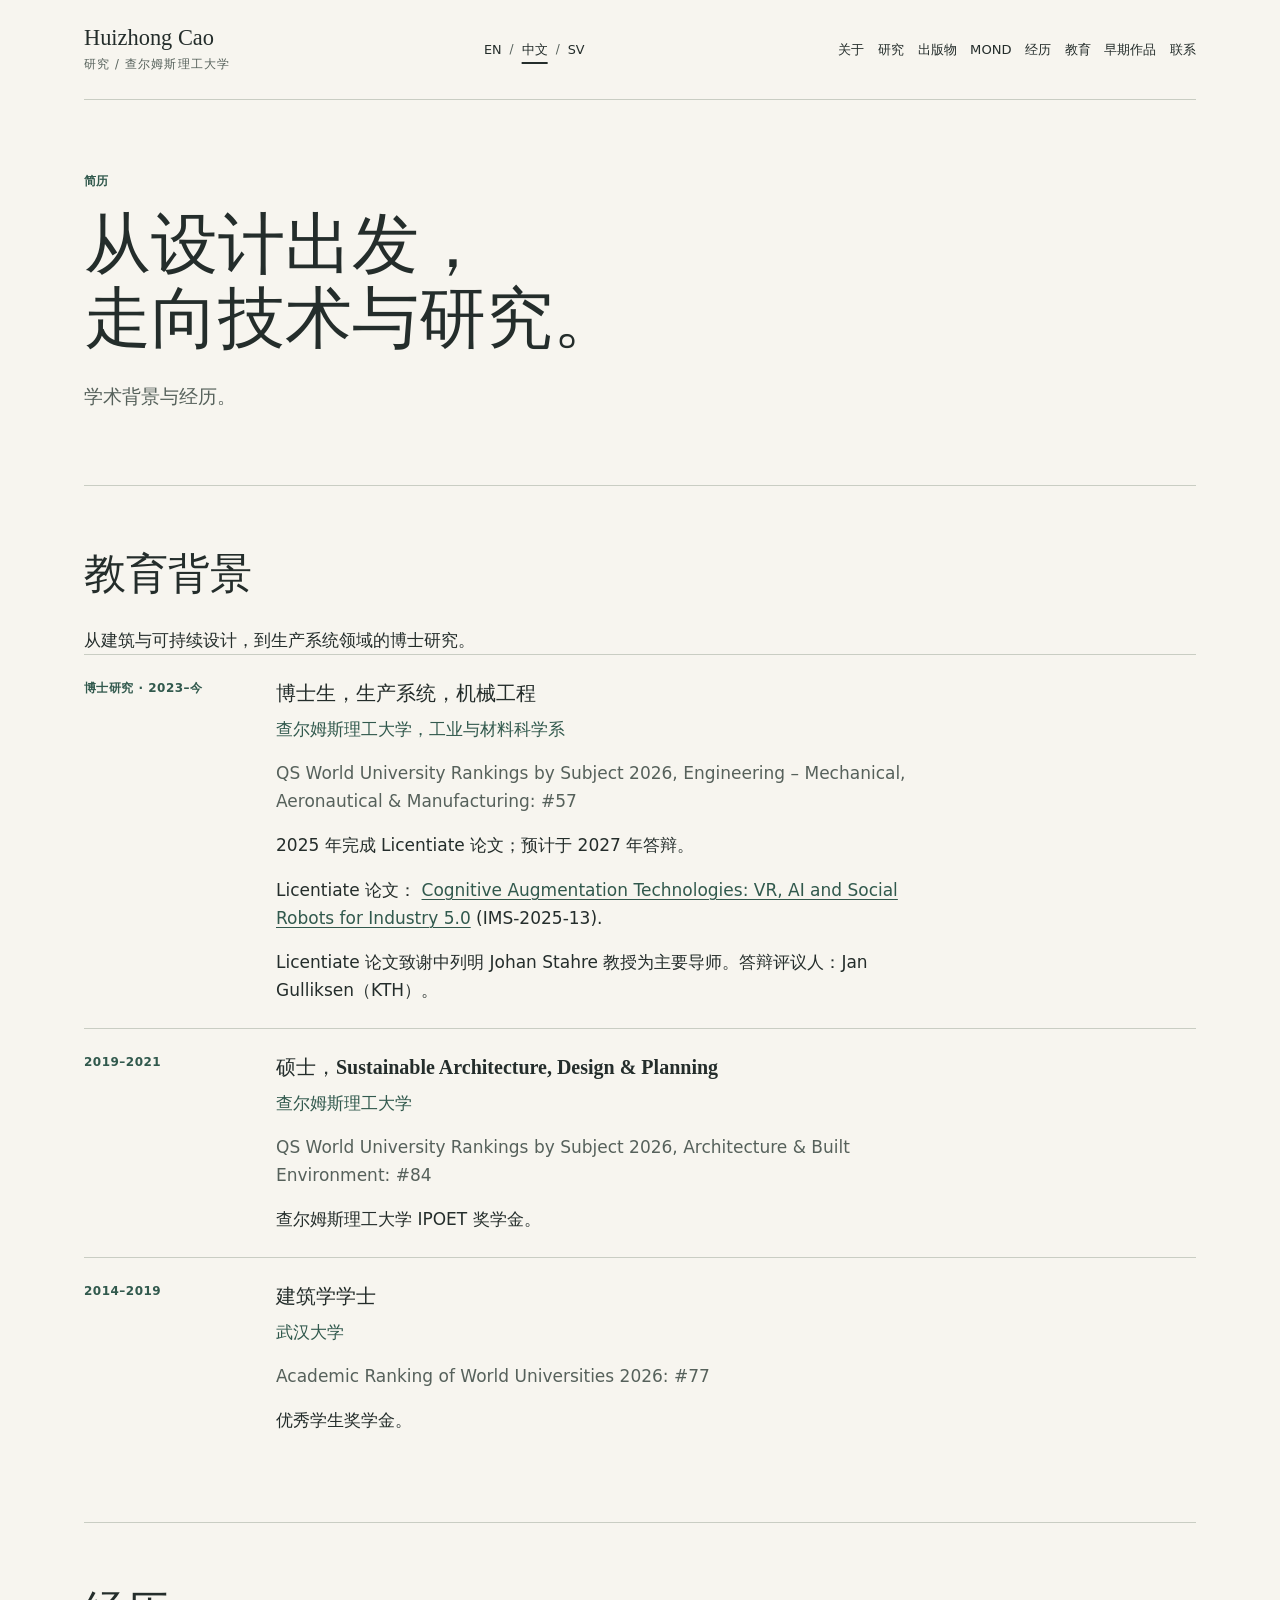
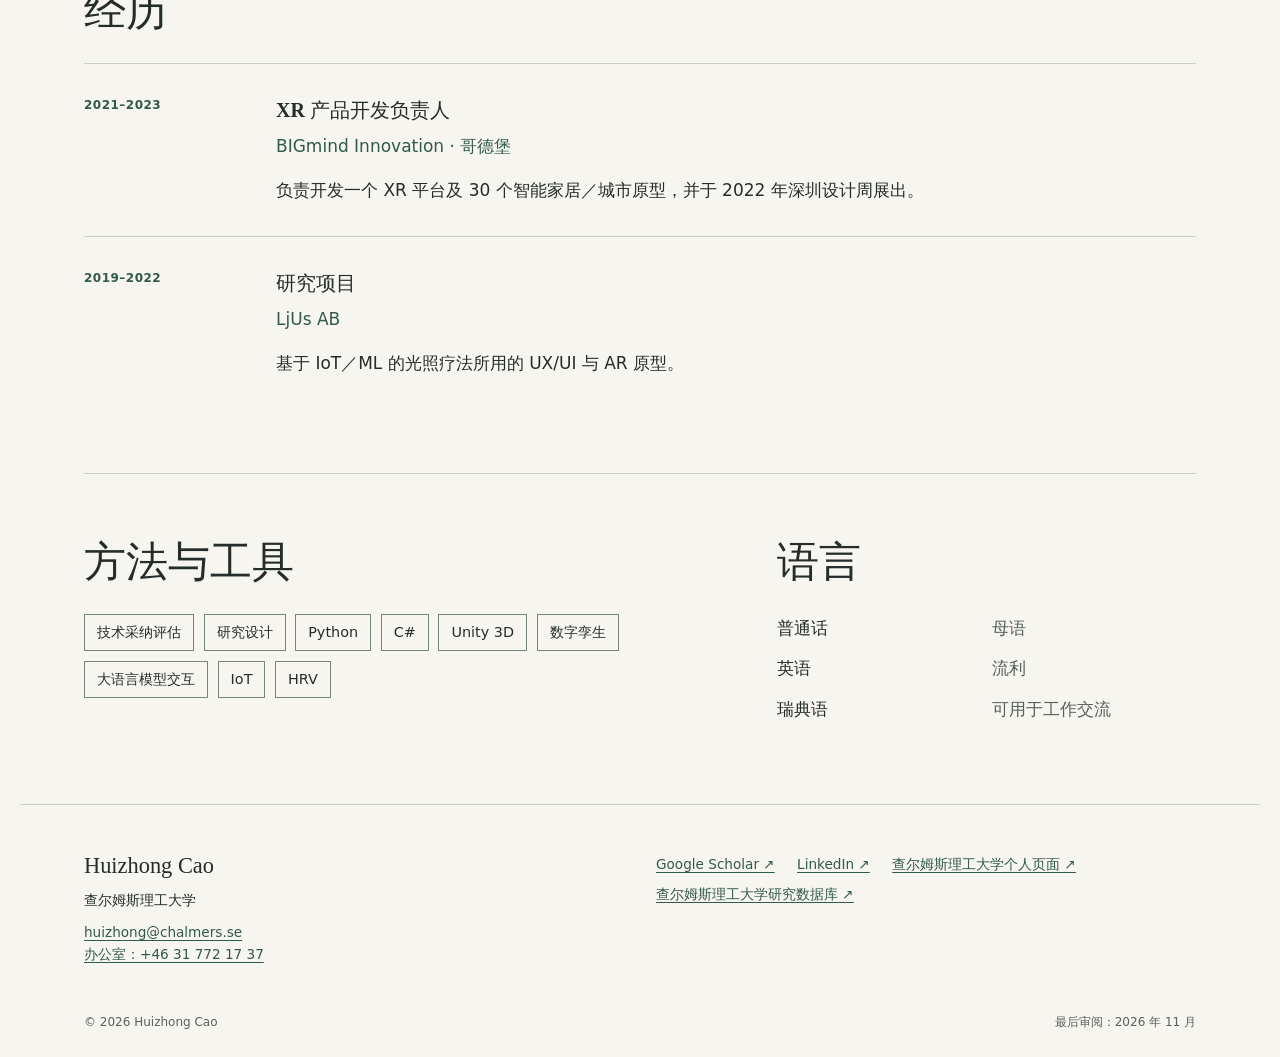
<file: zh/cv/index.html>
<!DOCTYPE html>

<html lang="zh-Hans"><head><meta charset="utf-8"/><meta content="width=device-width, initial-scale=1" name="viewport"/>
<title>简历 | Huizhong Cao</title><meta content="Huizhong Cao 的学术历程、教育、研究与 XR 开发经历、方法及语言能力。" name="description"/><link href="https://diamondcao1996.github.io/zh/cv/" rel="canonical"/>
<meta content="简历 | Huizhong Cao" property="og:title"/><meta content="Huizhong Cao 的学术历程、教育、研究与 XR 开发经历、方法及语言能力。" property="og:description"/><meta content="https://diamondcao1996.github.io/zh/cv/" property="og:url"/><meta content="website" property="og:type"/><meta content="https://diamondcao1996.github.io/assets/huizhong-cao.jpg" property="og:image"/><meta content="Huizhong Cao 的肖像" property="og:image:alt"/>
<link href="/favicon.ico" rel="icon" sizes="32x32"/>
<link href="/assets/site.css" rel="stylesheet"/><script defer="" src="/assets/site.js"></script><script type="application/ld+json">{"@context": "https://schema.org", "@graph": [{"@type": "Person", "@id": "https://diamondcao1996.github.io/#person", "name": "Huizhong Cao", "url": "https://diamondcao1996.github.io/", "image": "https://diamondcao1996.github.io/assets/huizhong-cao.jpg", "jobTitle": "博士生，生产系统，机械工程", "affiliation": {"@type": "Organization", "name": "Chalmers University of Technology"}, "email": "mailto:huizhong@chalmers.se", "sameAs": ["https://scholar.google.com/citations?user=7JIwY8oAAAAJ&hl=en", "https://www.linkedin.com/in/huizhongcao/", "https://www.chalmers.se/en/persons/huizhong/", "https://research.chalmers.se/en/person/huizhong"]}, {"@type": "WebSite", "url": "https://diamondcao1996.github.io/zh/", "name": "Huizhong Cao"}]}</script>
<link href="https://diamondcao1996.github.io/cv/" hreflang="en" rel="alternate"/><link href="https://diamondcao1996.github.io/zh/cv/" hreflang="zh-Hans" rel="alternate"/><link href="https://diamondcao1996.github.io/sv/cv/" hreflang="sv" rel="alternate"/><link href="https://diamondcao1996.github.io/cv/" hreflang="x-default" rel="alternate"/><meta content="zh_CN" property="og:locale"/>
</head>
<body><a class="skip-link" href="#main">跳至正文</a><header class="site-header"><div class="header-inner"><a class="brand" href="/zh/">Huizhong Cao<span>研究 / 查尔姆斯理工大学</span></a><button aria-controls="primary-nav" aria-expanded="false" class="menu-toggle" data-label-close="关闭菜单" data-label-open="菜单" hidden="" type="button">菜单</button><nav aria-label="语言" class="lang-switcher"><a href="/cv/" hreflang="en" lang="en">EN</a><span aria-hidden="true">/</span><a aria-current="page" href="/zh/cv/" hreflang="zh-Hans" lang="zh-Hans">中文</a><span aria-hidden="true">/</span><a href="/sv/cv/" hreflang="sv" lang="sv">SV</a></nav><nav aria-label="主导航" id="primary-nav"><ul><li><a href="/zh/#about">关于</a></li><li><a href="/zh/#research">研究</a></li><li><a href="/zh/#publications">出版物</a></li><li><a href="/zh/#mond">MOND</a></li><li><a href="/zh/#experience">经历</a></li><li><a href="/zh/#education">教育</a></li><li><a href="/zh/#portfolio">早期作品</a></li><li><a href="/zh/#contact">联系</a></li></ul></nav></div></header>
<main id="main" tabindex="-1"><section class="page-intro"><p class="eyebrow">简历</p><h1>从设计出发，<br/>走向技术与研究。</h1><p class="lead">学术背景与经历。</p></section><section class="section" id="education" tabindex="-1">
<h2>教育背景</h2>
<p class="prose">从建筑与可持续设计，到生产系统领域的博士研究。</p>
<ol class="timeline">
<li class="timeline-entry"><p class="eyebrow">博士研究 · 2023–今</p><div>
<h3>博士生，生产系统，机械工程</h3>
<p class="organization">查尔姆斯理工大学，工业与材料科学系</p>
<p class="muted">QS World University Rankings by Subject 2026, Engineering – Mechanical, Aeronautical &amp; Manufacturing: #57</p>
<p>2025 年完成 Licentiate 论文；预计于 2027 年答辩。</p>
<p>Licentiate 论文： <a href="https://research.chalmers.se/en/publication/548277">Cognitive Augmentation Technologies: VR, AI and Social Robots for Industry 5.0</a> (IMS-2025-13).</p>
<p>Licentiate 论文致谢中列明 Johan Stahre 教授为主要导师。答辩评议人：Jan Gulliksen（KTH）。</p>
</div></li>
<li class="timeline-entry"><p class="eyebrow">2019–2021</p><div>
<h3>硕士，Sustainable Architecture, Design &amp; Planning</h3>
<p class="organization">查尔姆斯理工大学</p>
<p class="muted">QS World University Rankings by Subject 2026, Architecture &amp; Built Environment: #84</p>
<p>查尔姆斯理工大学 IPOET 奖学金。</p>
</div></li>
<li class="timeline-entry"><p class="eyebrow">2014–2019</p><div>
<h3>建筑学学士</h3>
<p class="organization">武汉大学</p>
<p class="muted">Academic Ranking of World Universities 2026: #77</p>
<p>优秀学生奖学金。</p>
</div></li>
</ol></section><section class="section"><h2>经历</h2><ol class="timeline"><li class="timeline-entry"><p class="eyebrow">2021–2023</p><div><h3>XR 产品开发负责人</h3><p class="organization">BIGmind Innovation · 哥德堡</p><p>负责开发一个 XR 平台及 30 个智能家居／城市原型，并于 2022 年深圳设计周展出。</p></div></li><li class="timeline-entry"><p class="eyebrow">2019–2022</p><div><h3>研究项目</h3><p class="organization">LjUs AB</p><p>基于 IoT／ML 的光照疗法所用的 UX/UI 与 AR 原型。</p></div></li></ol></section><section class="section skills"><div><h2>方法与工具</h2><ul class="skill-list"><li>技术采纳评估</li><li>研究设计</li><li>Python</li><li>C#</li><li>Unity 3D</li><li>数字孪生</li><li>大语言模型交互</li><li>IoT</li><li>HRV</li></ul></div><div><h2>语言</h2><dl><dt>普通话</dt><dd>母语</dd><dt>英语</dt><dd>流利</dd><dt>瑞典语</dt><dd>可用于工作交流</dd></dl></div></section></main>
<footer class="site-footer"><div class="footer-grid"><div><a class="brand" href="/zh/">Huizhong Cao</a><p>查尔姆斯理工大学</p><a href="mailto:huizhong@chalmers.se">huizhong@chalmers.se</a><br/><a href="tel:+46317721737">办公室：+46 31 772 17 37</a></div><div><ul class="link-list"><li><a href="https://scholar.google.com/citations?user=7JIwY8oAAAAJ&amp;hl=en">Google Scholar ↗</a></li><li><a href="https://www.linkedin.com/in/huizhongcao/">LinkedIn ↗</a></li><li><a href="https://www.chalmers.se/en/persons/huizhong/">查尔姆斯理工大学个人页面 ↗</a></li><li><a href="https://research.chalmers.se/en/person/huizhong">查尔姆斯理工大学研究数据库 ↗</a></li></ul></div></div><div class="footer-bottom"><span>© 2026 Huizhong Cao</span><span>最后审阅：2026 年 11 月</span></div></footer></body></html>
</file>
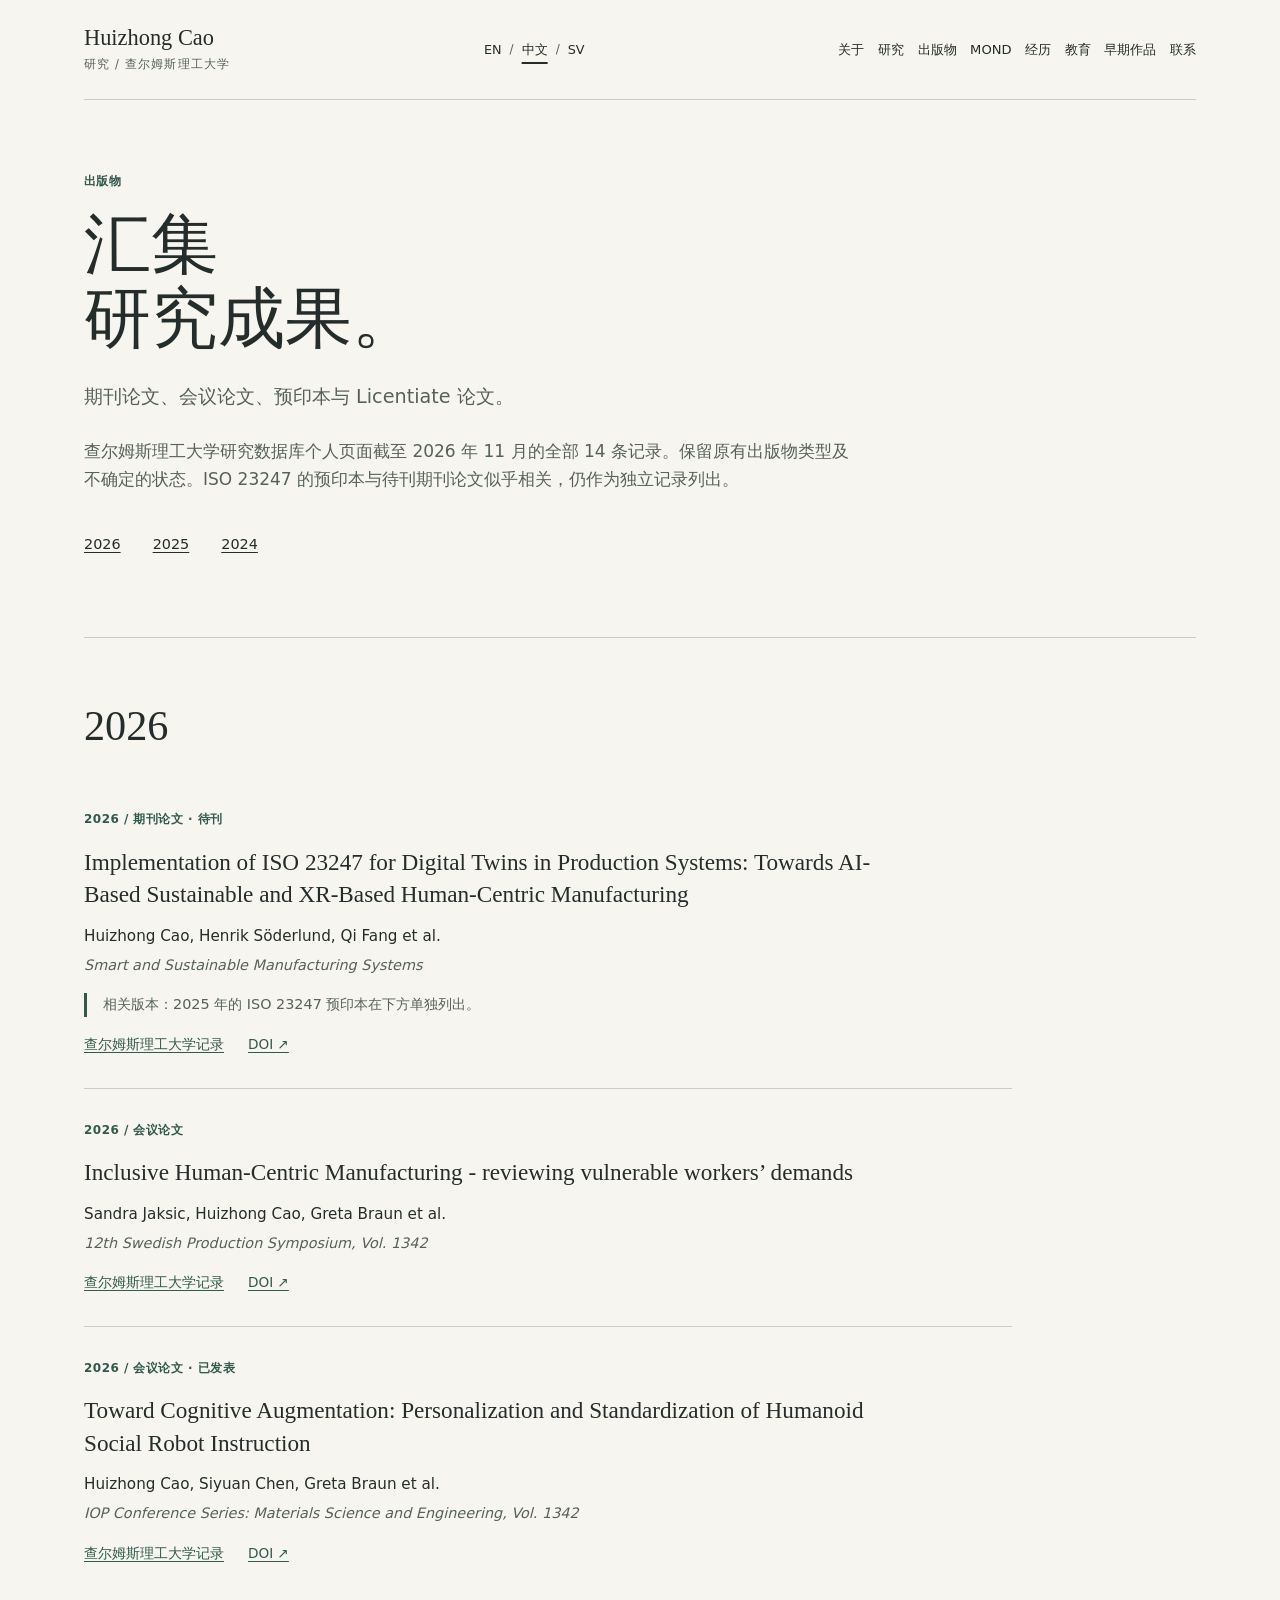
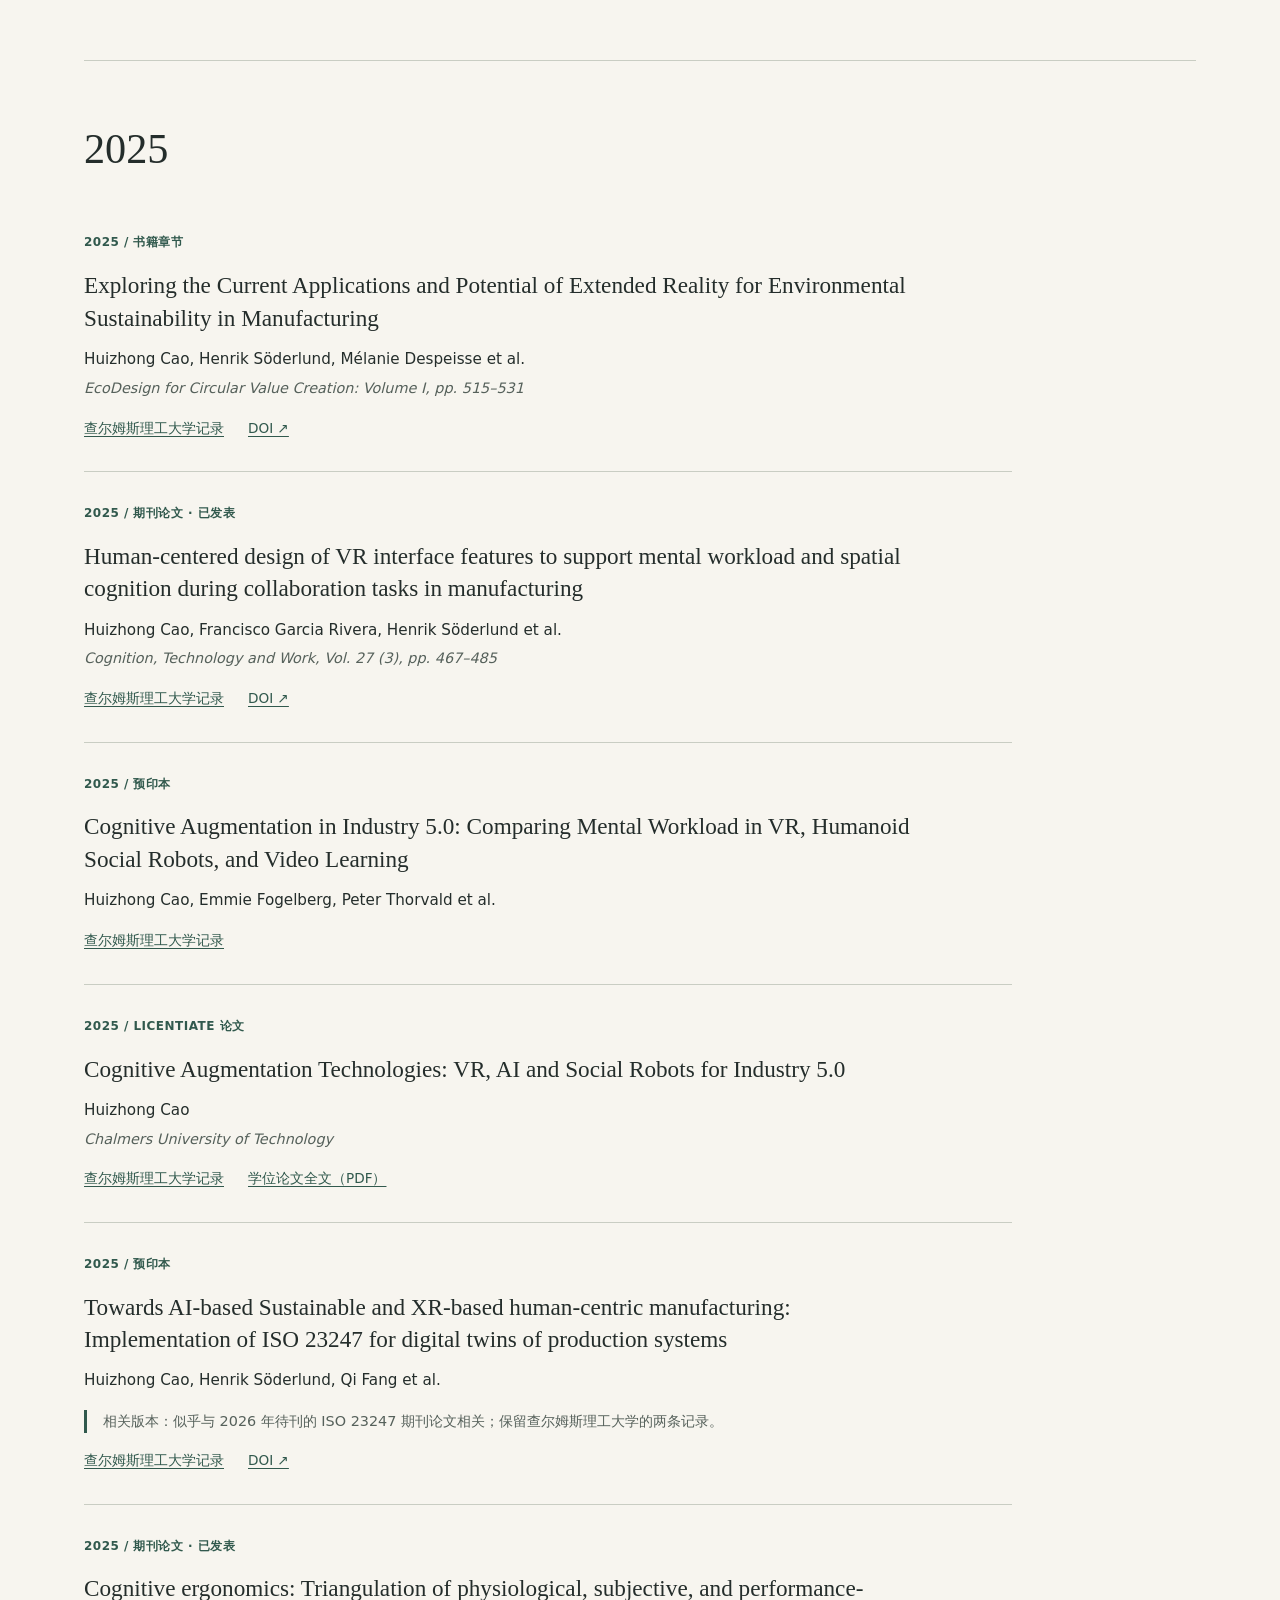
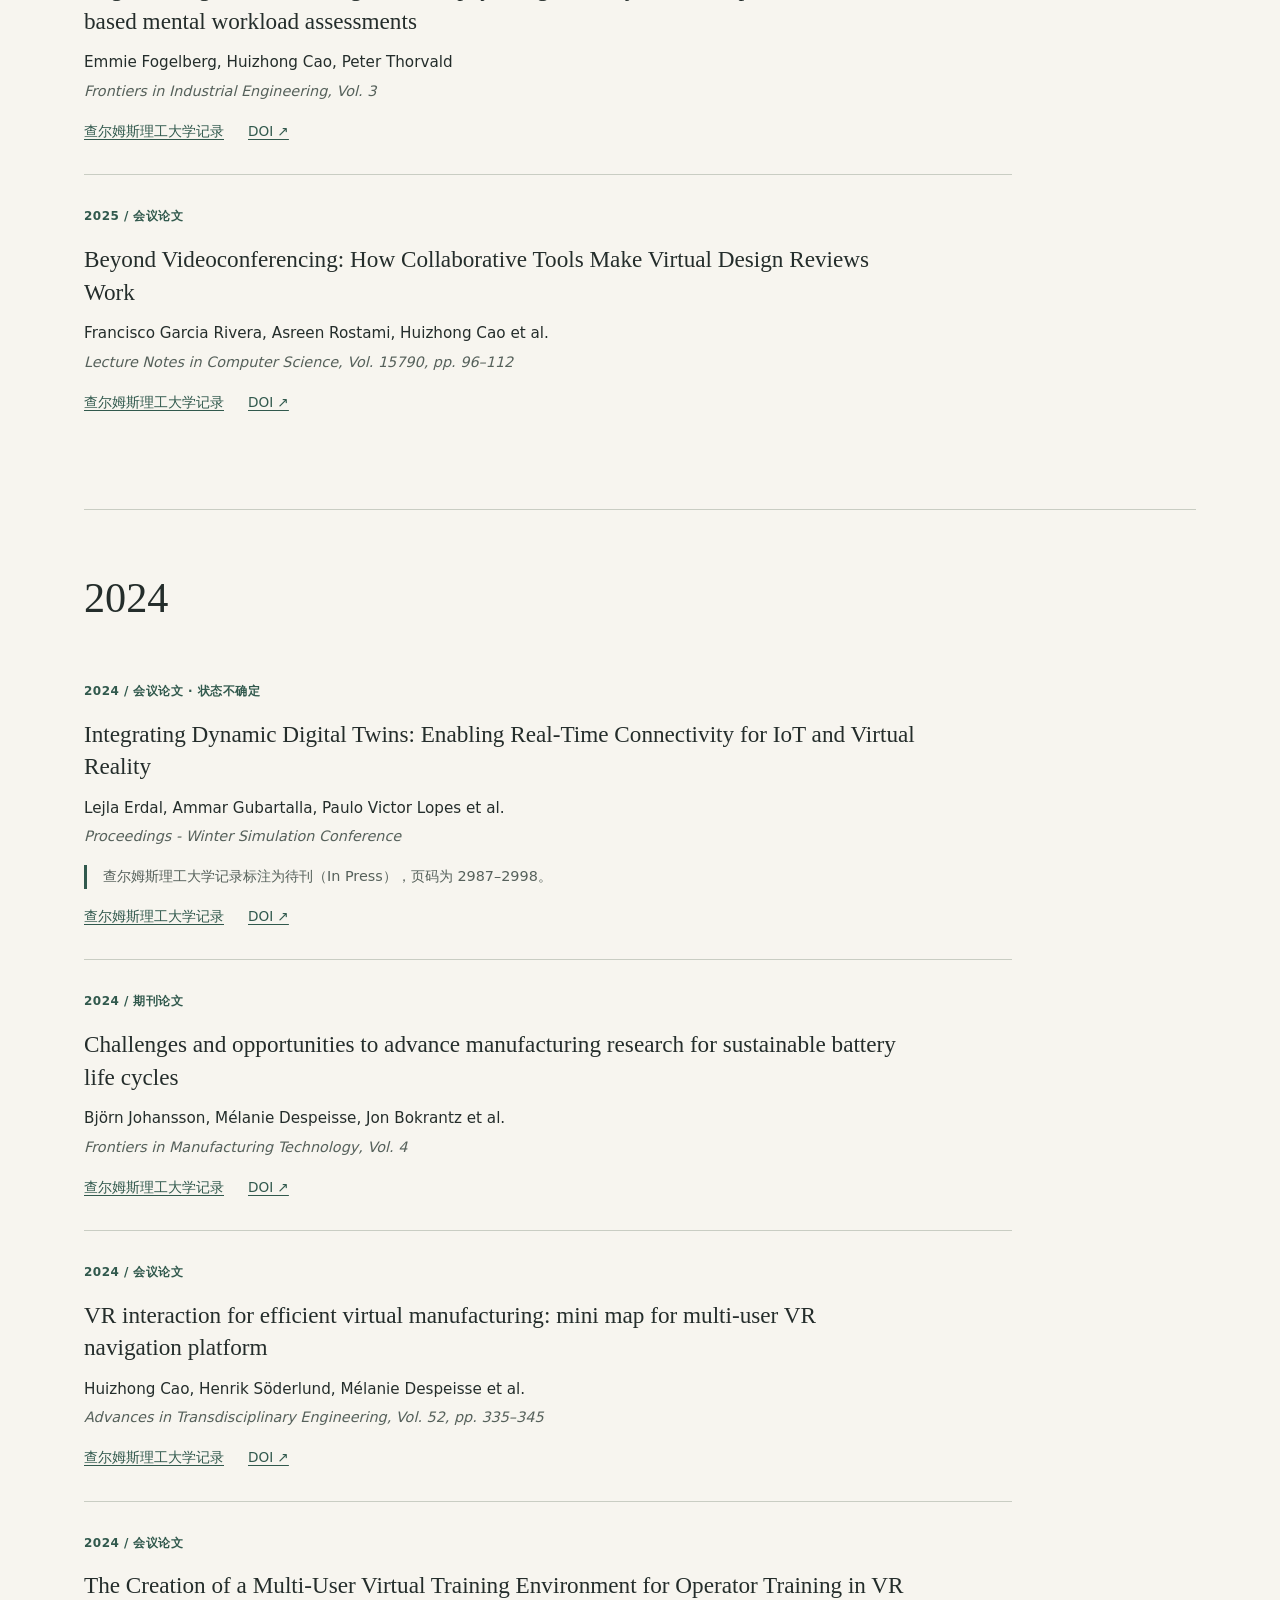
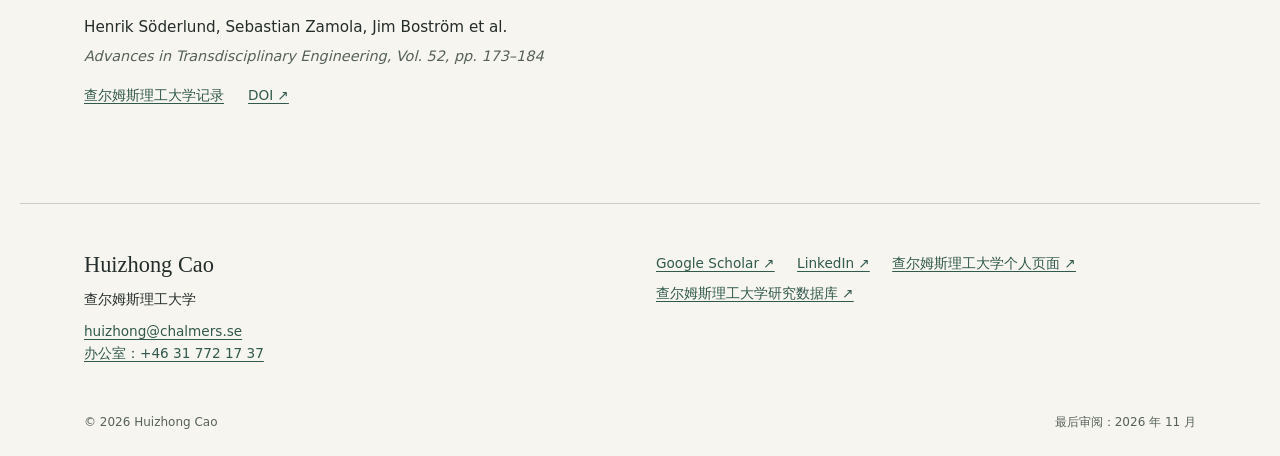
<file: zh/publications/index.html>
<!DOCTYPE html>

<html lang="zh-Hans"><head><meta charset="utf-8"/><meta content="width=device-width, initial-scale=1" name="viewport"/>
<title>出版物 | Huizhong Cao</title><meta content="Huizhong Cao 的出版物：查尔姆斯理工大学的全部 14 条记录，包括期刊论文、会议论文、预印本与 2025 年的 Licentiate 论文。" name="description"/><link href="https://diamondcao1996.github.io/zh/publications/" rel="canonical"/>
<meta content="出版物 | Huizhong Cao" property="og:title"/><meta content="Huizhong Cao 的出版物：查尔姆斯理工大学的全部 14 条记录，包括期刊论文、会议论文、预印本与 2025 年的 Licentiate 论文。" property="og:description"/><meta content="https://diamondcao1996.github.io/zh/publications/" property="og:url"/><meta content="website" property="og:type"/><meta content="https://diamondcao1996.github.io/assets/huizhong-cao.jpg" property="og:image"/><meta content="Huizhong Cao 的肖像" property="og:image:alt"/>
<link href="/favicon.ico" rel="icon" sizes="32x32"/>
<link href="/assets/site.css" rel="stylesheet"/><script defer="" src="/assets/site.js"></script><script type="application/ld+json">{"@context": "https://schema.org", "@graph": [{"@type": "Person", "@id": "https://diamondcao1996.github.io/#person", "name": "Huizhong Cao", "url": "https://diamondcao1996.github.io/", "image": "https://diamondcao1996.github.io/assets/huizhong-cao.jpg", "jobTitle": "博士生，生产系统，机械工程", "affiliation": {"@type": "Organization", "name": "Chalmers University of Technology"}, "email": "mailto:huizhong@chalmers.se", "sameAs": ["https://scholar.google.com/citations?user=7JIwY8oAAAAJ&hl=en", "https://www.linkedin.com/in/huizhongcao/", "https://www.chalmers.se/en/persons/huizhong/", "https://research.chalmers.se/en/person/huizhong"]}, {"@type": "WebSite", "url": "https://diamondcao1996.github.io/zh/", "name": "Huizhong Cao"}]}</script>
<link href="https://diamondcao1996.github.io/publications/" hreflang="en" rel="alternate"/><link href="https://diamondcao1996.github.io/zh/publications/" hreflang="zh-Hans" rel="alternate"/><link href="https://diamondcao1996.github.io/sv/publications/" hreflang="sv" rel="alternate"/><link href="https://diamondcao1996.github.io/publications/" hreflang="x-default" rel="alternate"/><meta content="zh_CN" property="og:locale"/>
</head>
<body><a class="skip-link" href="#main">跳至正文</a><header class="site-header"><div class="header-inner"><a class="brand" href="/zh/">Huizhong Cao<span>研究 / 查尔姆斯理工大学</span></a><button aria-controls="primary-nav" aria-expanded="false" class="menu-toggle" data-label-close="关闭菜单" data-label-open="菜单" hidden="" type="button">菜单</button><nav aria-label="语言" class="lang-switcher"><a href="/publications/" hreflang="en" lang="en">EN</a><span aria-hidden="true">/</span><a aria-current="page" href="/zh/publications/" hreflang="zh-Hans" lang="zh-Hans">中文</a><span aria-hidden="true">/</span><a href="/sv/publications/" hreflang="sv" lang="sv">SV</a></nav><nav aria-label="主导航" id="primary-nav"><ul><li><a href="/zh/#about">关于</a></li><li><a href="/zh/#research">研究</a></li><li><a href="/zh/#publications">出版物</a></li><li><a href="/zh/#mond">MOND</a></li><li><a href="/zh/#experience">经历</a></li><li><a href="/zh/#education">教育</a></li><li><a href="/zh/#portfolio">早期作品</a></li><li><a href="/zh/#contact">联系</a></li></ul></nav></div></header>
<main id="main" tabindex="-1"><section class="page-intro"><p class="eyebrow">出版物</p><h1>汇集<br/>研究成果。</h1><p class="lead">期刊论文、会议论文、预印本与 Licentiate 论文。</p><p class="prose">查尔姆斯理工大学研究数据库个人页面截至 2026 年 11 月的全部 14 条记录。保留原有出版物类型及不确定的状态。ISO 23247 的预印本与待刊期刊论文似乎相关，仍作为独立记录列出。</p><nav aria-label="出版年份" class="year-nav"><a href="#year-2026">2026</a><a href="#year-2025">2025</a><a href="#year-2024">2024</a></nav></section><section class="section" id="year-2026"><h2>2026</h2><article class="publication" id="publication-552658"><p class="eyebrow">2026 / 期刊论文 · 待刊</p><h3>Implementation of ISO 23247 for Digital Twins in Production Systems: Towards AI-Based Sustainable and XR-Based Human-Centric Manufacturing</h3><p class="authors">Huizhong Cao, Henrik Söderlund, Qi Fang et al.</p><p class="venue">Smart and Sustainable Manufacturing Systems</p><p class="note">相关版本：2025 年的 ISO 23247 预印本在下方单独列出。</p><div class="record-links"><a href="https://research.chalmers.se/en/publication/552658">查尔姆斯理工大学记录</a><a href="https://doi.org/10.1520/SSMS20250002">DOI ↗</a></div></article><article class="publication" id="publication-553198"><p class="eyebrow">2026 / 会议论文</p><h3>Inclusive Human-Centric Manufacturing - reviewing vulnerable workers’ demands</h3><p class="authors">Sandra Jaksic, Huizhong Cao, Greta Braun et al.</p><p class="venue">12th Swedish Production Symposium, Vol. 1342</p><div class="record-links"><a href="https://research.chalmers.se/en/publication/553198">查尔姆斯理工大学记录</a><a href="https://doi.org/10.1088/1757-899X/1342/1/012048">DOI ↗</a></div></article><article class="publication" id="publication-553187"><p class="eyebrow">2026 / 会议论文 · 已发表</p><h3>Toward Cognitive Augmentation: Personalization and Standardization of Humanoid Social Robot Instruction</h3><p class="authors">Huizhong Cao, Siyuan Chen, Greta Braun et al.</p><p class="venue">IOP Conference Series: Materials Science and Engineering, Vol. 1342</p><div class="record-links"><a href="https://research.chalmers.se/en/publication/553187">查尔姆斯理工大学记录</a><a href="https://doi.org/10.1088/1757-899X/1342/1/012045">DOI ↗</a></div></article></section><section class="section" id="year-2025"><h2>2025</h2><article class="publication" id="publication-549499"><p class="eyebrow">2025 / 书籍章节</p><h3>Exploring the Current Applications and Potential of Extended Reality for Environmental Sustainability in Manufacturing</h3><p class="authors">Huizhong Cao, Henrik Söderlund, Mélanie Despeisse et al.</p><p class="venue">EcoDesign for Circular Value Creation: Volume I, pp. 515–531</p><div class="record-links"><a href="https://research.chalmers.se/en/publication/549499">查尔姆斯理工大学记录</a><a href="https://doi.org/10.1007/978-981-97-9068-5_32">DOI ↗</a></div></article><article class="publication" id="publication-547400"><p class="eyebrow">2025 / 期刊论文 · 已发表</p><h3>Human-centered design of VR interface features to support mental workload and spatial cognition during collaboration tasks in manufacturing</h3><p class="authors">Huizhong Cao, Francisco Garcia Rivera, Henrik Söderlund et al.</p><p class="venue">Cognition, Technology and Work, Vol. 27 (3), pp. 467–485</p><div class="record-links"><a href="https://research.chalmers.se/en/publication/547400">查尔姆斯理工大学记录</a><a href="https://doi.org/10.1007/s10111-025-00809-6">DOI ↗</a></div></article><article class="publication" id="publication-548139"><p class="eyebrow">2025 / 预印本</p><h3>Cognitive Augmentation in Industry 5.0: Comparing Mental Workload in VR, Humanoid Social Robots, and Video Learning</h3><p class="authors">Huizhong Cao, Emmie Fogelberg, Peter Thorvald et al.</p><div class="record-links"><a href="https://research.chalmers.se/en/publication/548139">查尔姆斯理工大学记录</a></div></article><article class="publication" id="publication-548277"><p class="eyebrow">2025 / Licentiate 论文</p><h3>Cognitive Augmentation Technologies: VR, AI and Social Robots for Industry 5.0</h3><p class="authors">Huizhong Cao</p><p class="venue">Chalmers University of Technology</p><div class="record-links"><a href="https://research.chalmers.se/en/publication/548277">查尔姆斯理工大学记录</a><a href="https://research.chalmers.se/publication/548277/file/548277_Fulltext.pdf">学位论文全文（PDF）</a></div></article><article class="publication" id="publication-548140"><p class="eyebrow">2025 / 预印本</p><h3>Towards AI-based Sustainable and XR-based human-centric manufacturing: Implementation of ISO 23247 for digital twins of production systems</h3><p class="authors">Huizhong Cao, Henrik Söderlund, Qi Fang et al.</p><p class="note">相关版本：似乎与 2026 年待刊的 ISO 23247 期刊论文相关；保留查尔姆斯理工大学的两条记录。</p><div class="record-links"><a href="https://research.chalmers.se/en/publication/548140">查尔姆斯理工大学记录</a><a href="https://doi.org/10.48550/arXiv.2508.14580">DOI ↗</a></div></article><article class="publication" id="publication-548138"><p class="eyebrow">2025 / 期刊论文 · 已发表</p><h3>Cognitive ergonomics: Triangulation of physiological, subjective, and performance-based mental workload assessments</h3><p class="authors">Emmie Fogelberg, Huizhong Cao, Peter Thorvald</p><p class="venue">Frontiers in Industrial Engineering, Vol. 3</p><div class="record-links"><a href="https://research.chalmers.se/en/publication/548138">查尔姆斯理工大学记录</a><a href="https://doi.org/10.3389/fieng.2025.1605975">DOI ↗</a></div></article><article class="publication" id="publication-547053"><p class="eyebrow">2025 / 会议论文</p><h3>Beyond Videoconferencing: How Collaborative Tools Make Virtual Design Reviews Work</h3><p class="authors">Francisco Garcia Rivera, Asreen Rostami, Huizhong Cao et al.</p><p class="venue">Lecture Notes in Computer Science, Vol. 15790, pp. 96–112</p><div class="record-links"><a href="https://research.chalmers.se/en/publication/547053">查尔姆斯理工大学记录</a><a href="https://doi.org/10.1007/978-3-031-93715-6_7">DOI ↗</a></div></article></section><section class="section" id="year-2024"><h2>2024</h2><article class="publication" id="publication-546510"><p class="eyebrow">2024 / 会议论文 · 状态不确定</p><h3>Integrating Dynamic Digital Twins: Enabling Real-Time Connectivity for IoT and Virtual Reality</h3><p class="authors">Lejla Erdal, Ammar Gubartalla, Paulo Victor Lopes et al.</p><p class="venue">Proceedings - Winter Simulation Conference</p><p class="note">查尔姆斯理工大学记录标注为待刊（In Press），页码为 2987–2998。</p><div class="record-links"><a href="https://research.chalmers.se/en/publication/546510">查尔姆斯理工大学记录</a><a href="https://doi.org/10.1109/WSC63780.2024.10838921">DOI ↗</a></div></article><article class="publication" id="publication-542795"><p class="eyebrow">2024 / 期刊论文</p><h3>Challenges and opportunities to advance manufacturing research for sustainable battery life cycles</h3><p class="authors">Björn Johansson, Mélanie Despeisse, Jon Bokrantz et al.</p><p class="venue">Frontiers in Manufacturing Technology, Vol. 4</p><div class="record-links"><a href="https://research.chalmers.se/en/publication/542795">查尔姆斯理工大学记录</a><a href="https://doi.org/10.3389/fmtec.2024.1360076">DOI ↗</a></div></article><article class="publication" id="publication-540994"><p class="eyebrow">2024 / 会议论文</p><h3>VR interaction for efficient virtual manufacturing: mini map for multi-user VR navigation platform</h3><p class="authors">Huizhong Cao, Henrik Söderlund, Mélanie Despeisse et al.</p><p class="venue">Advances in Transdisciplinary Engineering, Vol. 52, pp. 335–345</p><div class="record-links"><a href="https://research.chalmers.se/en/publication/540994">查尔姆斯理工大学记录</a><a href="https://doi.org/10.3233/ATDE240178">DOI ↗</a></div></article><article class="publication" id="publication-540992"><p class="eyebrow">2024 / 会议论文</p><h3>The Creation of a Multi-User Virtual Training Environment for Operator Training in VR</h3><p class="authors">Henrik Söderlund, Sebastian Zamola, Jim Boström et al.</p><p class="venue">Advances in Transdisciplinary Engineering, Vol. 52, pp. 173–184</p><div class="record-links"><a href="https://research.chalmers.se/en/publication/540992">查尔姆斯理工大学记录</a><a href="https://doi.org/10.3233/ATDE240163">DOI ↗</a></div></article></section></main>
<footer class="site-footer"><div class="footer-grid"><div><a class="brand" href="/zh/">Huizhong Cao</a><p>查尔姆斯理工大学</p><a href="mailto:huizhong@chalmers.se">huizhong@chalmers.se</a><br/><a href="tel:+46317721737">办公室：+46 31 772 17 37</a></div><div><ul class="link-list"><li><a href="https://scholar.google.com/citations?user=7JIwY8oAAAAJ&amp;hl=en">Google Scholar ↗</a></li><li><a href="https://www.linkedin.com/in/huizhongcao/">LinkedIn ↗</a></li><li><a href="https://www.chalmers.se/en/persons/huizhong/">查尔姆斯理工大学个人页面 ↗</a></li><li><a href="https://research.chalmers.se/en/person/huizhong">查尔姆斯理工大学研究数据库 ↗</a></li></ul></div></div><div class="footer-bottom"><span>© 2026 Huizhong Cao</span><span>最后审阅：2026 年 11 月</span></div></footer></body></html>
</file>
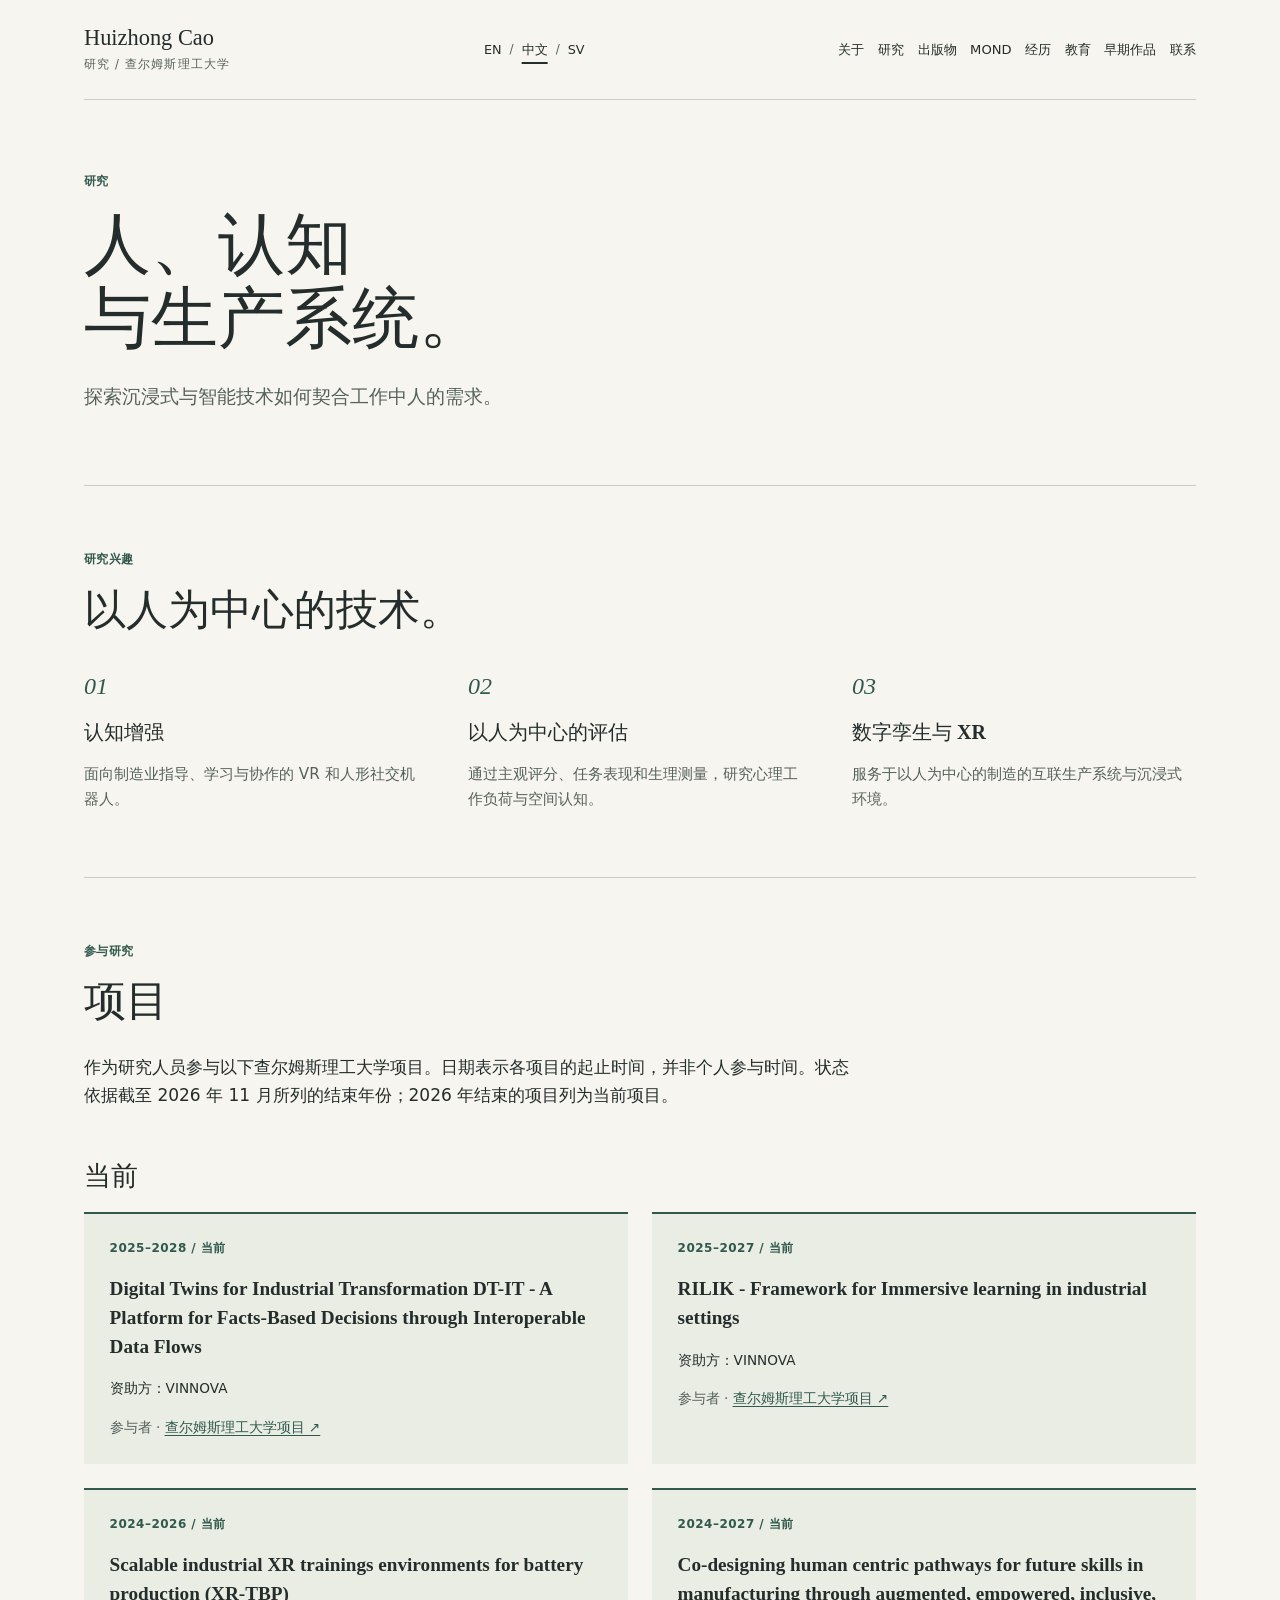
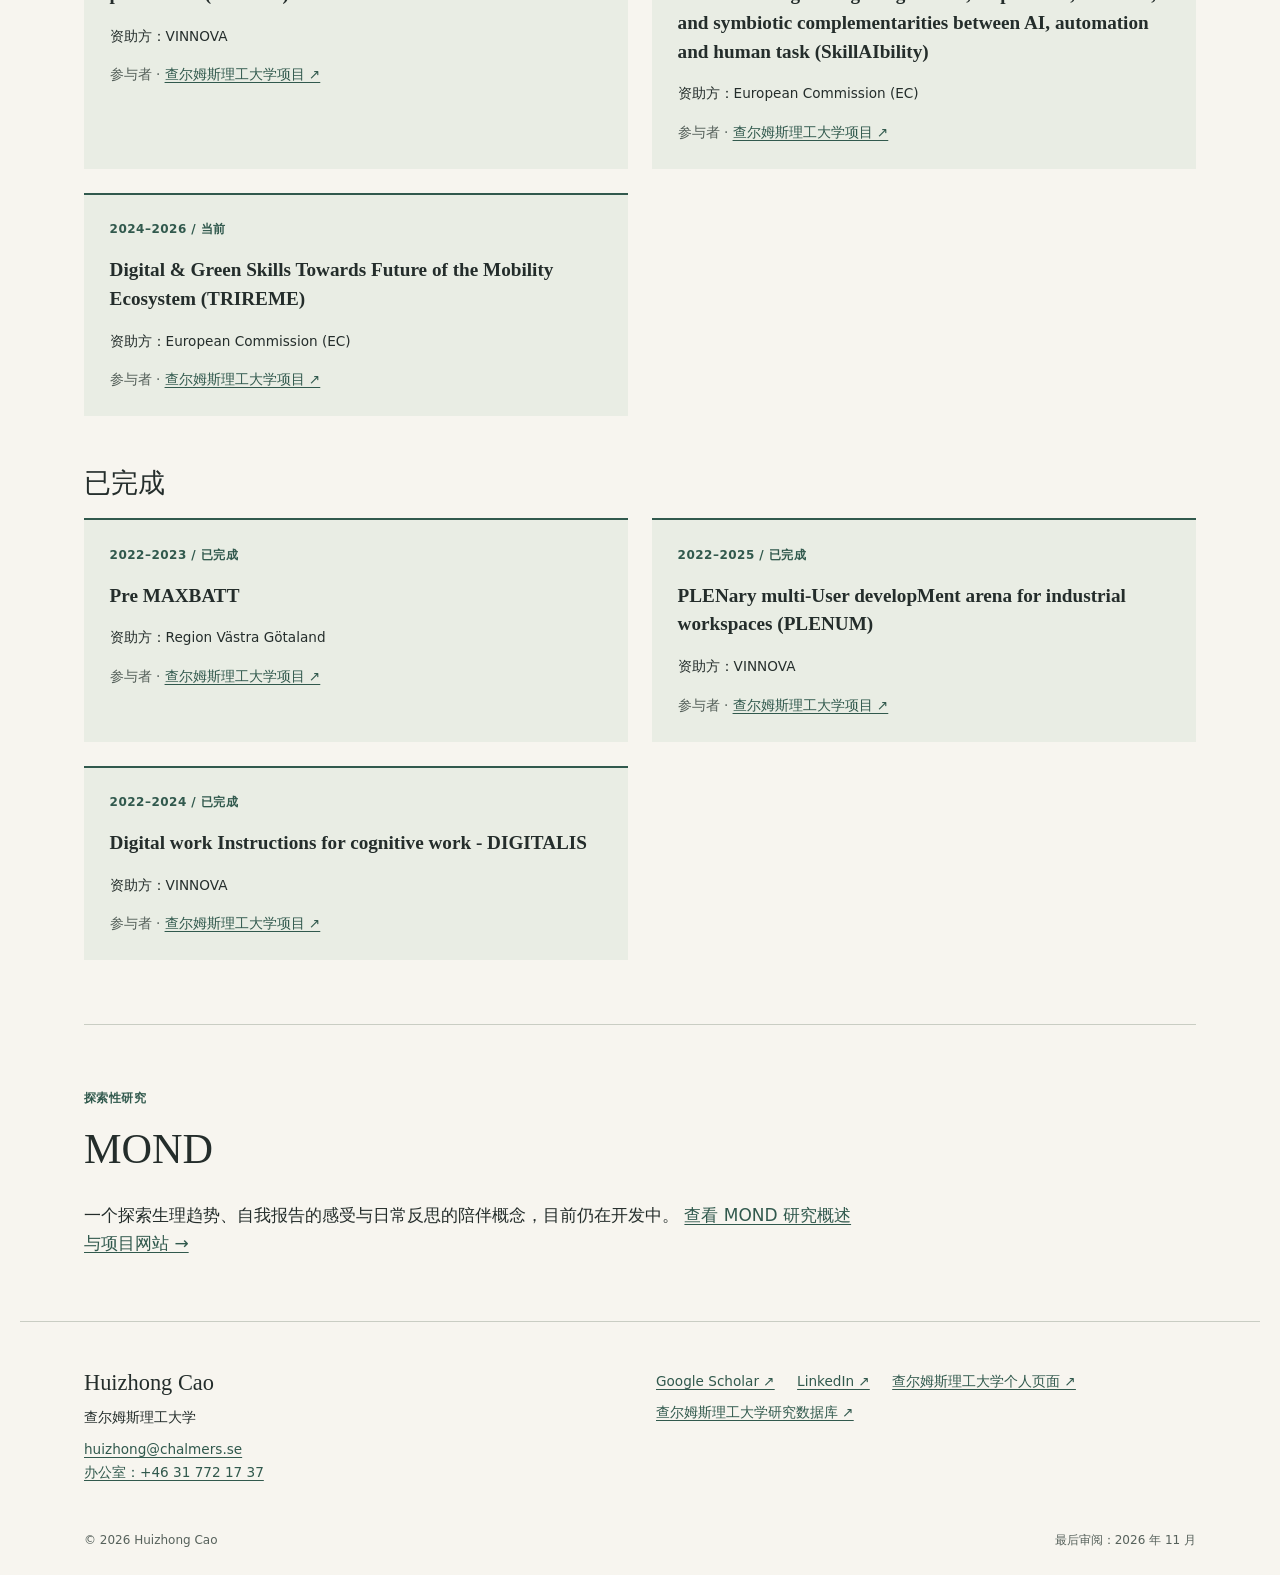
<file: zh/research/index.html>
<!DOCTYPE html>

<html lang="zh-Hans"><head><meta charset="utf-8"/><meta content="width=device-width, initial-scale=1" name="viewport"/>
<title>研究 | Huizhong Cao</title><meta content="研究主题及参与的查尔姆斯理工大学项目，涵盖认知增强、XR、数字孪生与以人为中心的制造。" name="description"/><link href="https://diamondcao1996.github.io/zh/research/" rel="canonical"/>
<meta content="研究 | Huizhong Cao" property="og:title"/><meta content="研究主题及参与的查尔姆斯理工大学项目，涵盖认知增强、XR、数字孪生与以人为中心的制造。" property="og:description"/><meta content="https://diamondcao1996.github.io/zh/research/" property="og:url"/><meta content="website" property="og:type"/><meta content="https://diamondcao1996.github.io/assets/huizhong-cao.jpg" property="og:image"/><meta content="Huizhong Cao 的肖像" property="og:image:alt"/>
<link href="/favicon.ico" rel="icon" sizes="32x32"/>
<link href="/assets/site.css" rel="stylesheet"/><script defer="" src="/assets/site.js"></script><script type="application/ld+json">{"@context": "https://schema.org", "@graph": [{"@type": "Person", "@id": "https://diamondcao1996.github.io/#person", "name": "Huizhong Cao", "url": "https://diamondcao1996.github.io/", "image": "https://diamondcao1996.github.io/assets/huizhong-cao.jpg", "jobTitle": "博士生，生产系统，机械工程", "affiliation": {"@type": "Organization", "name": "Chalmers University of Technology"}, "email": "mailto:huizhong@chalmers.se", "sameAs": ["https://scholar.google.com/citations?user=7JIwY8oAAAAJ&hl=en", "https://www.linkedin.com/in/huizhongcao/", "https://www.chalmers.se/en/persons/huizhong/", "https://research.chalmers.se/en/person/huizhong"]}, {"@type": "WebSite", "url": "https://diamondcao1996.github.io/zh/", "name": "Huizhong Cao"}]}</script>
<link href="https://diamondcao1996.github.io/research/" hreflang="en" rel="alternate"/><link href="https://diamondcao1996.github.io/zh/research/" hreflang="zh-Hans" rel="alternate"/><link href="https://diamondcao1996.github.io/sv/research/" hreflang="sv" rel="alternate"/><link href="https://diamondcao1996.github.io/research/" hreflang="x-default" rel="alternate"/><meta content="zh_CN" property="og:locale"/>
</head>
<body><a class="skip-link" href="#main">跳至正文</a><header class="site-header"><div class="header-inner"><a class="brand" href="/zh/">Huizhong Cao<span>研究 / 查尔姆斯理工大学</span></a><button aria-controls="primary-nav" aria-expanded="false" class="menu-toggle" data-label-close="关闭菜单" data-label-open="菜单" hidden="" type="button">菜单</button><nav aria-label="语言" class="lang-switcher"><a href="/research/" hreflang="en" lang="en">EN</a><span aria-hidden="true">/</span><a aria-current="page" href="/zh/research/" hreflang="zh-Hans" lang="zh-Hans">中文</a><span aria-hidden="true">/</span><a href="/sv/research/" hreflang="sv" lang="sv">SV</a></nav><nav aria-label="主导航" id="primary-nav"><ul><li><a href="/zh/#about">关于</a></li><li><a href="/zh/#research">研究</a></li><li><a href="/zh/#publications">出版物</a></li><li><a href="/zh/#mond">MOND</a></li><li><a href="/zh/#experience">经历</a></li><li><a href="/zh/#education">教育</a></li><li><a href="/zh/#portfolio">早期作品</a></li><li><a href="/zh/#contact">联系</a></li></ul></nav></div></header>
<main id="main" tabindex="-1"><section class="page-intro"><p class="eyebrow">研究</p><h1>人、认知<br/>与生产系统。</h1><p class="lead">探索沉浸式与智能技术如何契合工作中人的需求。</p></section><section class="section"><p class="eyebrow">研究兴趣</p><h2>以人为中心的技术。</h2><div class="themes"><article><span class="number">01</span><h3>认知增强</h3><p>面向制造业指导、学习与协作的 VR 和人形社交机器人。</p></article><article><span class="number">02</span><h3>以人为中心的评估</h3><p>通过主观评分、任务表现和生理测量，研究心理工作负荷与空间认知。</p></article><article><span class="number">03</span><h3>数字孪生与 XR</h3><p>服务于以人为中心的制造的互联生产系统与沉浸式环境。</p></article></div></section><section class="section"><p class="eyebrow">参与研究</p><h2>项目</h2><p class="prose">作为研究人员参与以下查尔姆斯理工大学项目。日期表示各项目的起止时间，并非个人参与时间。状态依据截至 2026 年 11 月所列的结束年份；2026 年结束的项目列为当前项目。</p><h3 class="group-heading">当前</h3><div class="projects"><article class="project"><p class="eyebrow">2025–2028 / 当前</p><h4><a href="https://research.chalmers.se/en/project/12742">Digital Twins for Industrial Transformation DT-IT - A Platform for Facts-Based Decisions through Interoperable Data Flows</a></h4><p>资助方：VINNOVA</p><p class="muted">参与者 · <a href="https://research.chalmers.se/en/project/12742">查尔姆斯理工大学项目 ↗</a></p></article><article class="project"><p class="eyebrow">2025–2027 / 当前</p><h4><a href="https://research.chalmers.se/en/project/12332">RILIK - Framework for Immersive learning in industrial settings</a></h4><p>资助方：VINNOVA</p><p class="muted">参与者 · <a href="https://research.chalmers.se/en/project/12332">查尔姆斯理工大学项目 ↗</a></p></article><article class="project"><p class="eyebrow">2024–2026 / 当前</p><h4><a href="https://research.chalmers.se/en/project/12059">Scalable industrial XR trainings environments for battery production (XR-TBP)</a></h4><p>资助方：VINNOVA</p><p class="muted">参与者 · <a href="https://research.chalmers.se/en/project/12059">查尔姆斯理工大学项目 ↗</a></p></article><article class="project"><p class="eyebrow">2024–2027 / 当前</p><h4><a href="https://research.chalmers.se/en/project/11873">Co-designing human centric pathways for future skills in manufacturing through augmented, empowered, inclusive, and symbiotic complementarities between AI, automation and human task (SkillAIbility)</a></h4><p>资助方：European Commission (EC)</p><p class="muted">参与者 · <a href="https://research.chalmers.se/en/project/11873">查尔姆斯理工大学项目 ↗</a></p></article><article class="project"><p class="eyebrow">2024–2026 / 当前</p><h4><a href="https://research.chalmers.se/en/project/11618">Digital &amp; Green Skills Towards Future of the Mobility Ecosystem (TRIREME)</a></h4><p>资助方：European Commission (EC)</p><p class="muted">参与者 · <a href="https://research.chalmers.se/en/project/11618">查尔姆斯理工大学项目 ↗</a></p></article></div><h3 class="group-heading">已完成</h3><div class="projects"><article class="project"><p class="eyebrow">2022–2023 / 已完成</p><h4><a href="https://research.chalmers.se/en/project/11130">Pre MAXBATT</a></h4><p>资助方：Region Västra Götaland</p><p class="muted">参与者 · <a href="https://research.chalmers.se/en/project/11130">查尔姆斯理工大学项目 ↗</a></p></article><article class="project"><p class="eyebrow">2022–2025 / 已完成</p><h4><a href="https://research.chalmers.se/en/project/10970">PLENary multi-User developMent arena for industrial workspaces (PLENUM)</a></h4><p>资助方：VINNOVA</p><p class="muted">参与者 · <a href="https://research.chalmers.se/en/project/10970">查尔姆斯理工大学项目 ↗</a></p></article><article class="project"><p class="eyebrow">2022–2024 / 已完成</p><h4><a href="https://research.chalmers.se/en/project/10777">Digital work Instructions for cognitive work - DIGITALIS</a></h4><p>资助方：VINNOVA</p><p class="muted">参与者 · <a href="https://research.chalmers.se/en/project/10777">查尔姆斯理工大学项目 ↗</a></p></article></div></section><section aria-labelledby="mond-note-title" class="section"><p class="eyebrow">探索性研究</p><h2 id="mond-note-title">MOND</h2><p class="prose">一个探索生理趋势、自我报告的感受与日常反思的陪伴概念，目前仍在开发中。 <a href="/zh/#mond">查看 MOND 研究概述与项目网站 →</a></p></section></main>
<footer class="site-footer"><div class="footer-grid"><div><a class="brand" href="/zh/">Huizhong Cao</a><p>查尔姆斯理工大学</p><a href="mailto:huizhong@chalmers.se">huizhong@chalmers.se</a><br/><a href="tel:+46317721737">办公室：+46 31 772 17 37</a></div><div><ul class="link-list"><li><a href="https://scholar.google.com/citations?user=7JIwY8oAAAAJ&amp;hl=en">Google Scholar ↗</a></li><li><a href="https://www.linkedin.com/in/huizhongcao/">LinkedIn ↗</a></li><li><a href="https://www.chalmers.se/en/persons/huizhong/">查尔姆斯理工大学个人页面 ↗</a></li><li><a href="https://research.chalmers.se/en/person/huizhong">查尔姆斯理工大学研究数据库 ↗</a></li></ul></div></div><div class="footer-bottom"><span>© 2026 Huizhong Cao</span><span>最后审阅：2026 年 11 月</span></div></footer></body></html>
</file>
<file: assets/site.css>
:root{--paper:#f7f5ef;--ink:#242d2b;--muted:#56615b;--accent:#31594d;--line:#c9cdc3;--wash:#e9ede4}*{box-sizing:border-box}html{scroll-behavior:smooth;scroll-padding-top:2rem}body{margin:0;background:var(--paper);color:var(--ink);font:17px/1.65 system-ui,-apple-system,BlinkMacSystemFont,"Segoe UI",sans-serif}a{color:var(--accent);text-underline-offset:.2em;text-decoration-thickness:1px}a:hover{text-decoration-thickness:2px}a,button{touch-action:manipulation}a:focus-visible,button:focus-visible{outline:3px solid #98501c;outline-offset:5px}main:focus{outline:none}h1,h2,h3,h4,p,figure{margin:0}p+p{margin-top:1rem}h1,h2{font-family:Georgia,"Times New Roman",serif;font-weight:400;letter-spacing:-.035em;line-height:1.12}h1{font-size:clamp(2.65rem,5.2vw,4.75rem)}h2{font-size:clamp(2rem,3.3vw,3rem);margin-bottom:1.8rem}h3{font-size:1.25rem;line-height:1.4;font-weight:550}h4{font-size:1.2rem;line-height:1.5;font-weight:550}.site-header,main,.site-footer{max-width:1240px;margin:auto;padding-inline:clamp(1.25rem,5vw,4rem)}.header-inner{display:flex;align-items:center;justify-content:space-between;gap:2rem;min-height:112px;border-bottom:1px solid var(--line)}.brand{font:1.4rem Georgia,serif;text-decoration:none;color:var(--ink);white-space:nowrap}.brand span{display:block;font: .72rem/1.7 system-ui,sans-serif;letter-spacing:.1em;text-transform:uppercase;color:var(--muted);margin-top:.25rem}nav ul{display:flex;gap:1.7rem;list-style:none;padding:0;margin:0}nav a{font-size:.9rem;text-decoration:none;color:var(--ink);padding-block:.5rem}nav a[aria-current]{text-decoration:underline;text-decoration-thickness:2px;text-underline-offset:.5rem}.skip-link{position:absolute;top:0;left:1rem;transform:translateY(-150%);padding:.7rem 1rem;background:var(--ink);color:white;z-index:10}.skip-link:focus{transform:none}.hero{display:grid;grid-template-columns:1.65fr 1fr;gap:4rem;align-items:center;padding-block:5.5rem}.eyebrow{font-size:.75rem;font-weight:650;text-transform:uppercase;letter-spacing:.09em;color:var(--accent);margin-bottom:1rem}.lead{font-size:1.2rem;line-height:1.6;max-width:42rem;margin-top:1.6rem;color:var(--muted)}.role{font-size:.9rem;max-width:34rem;margin-top:1.5rem}.actions{display:flex;align-items:center;gap:1.5rem;flex-wrap:wrap;margin-top:2rem;font-size:.9rem}.button{display:inline-flex;gap:2rem;background:var(--accent);color:white;padding:.85rem 1.1rem;text-decoration:none}.portrait img{display:block;width:100%;height:auto;border-radius:48% 48% 2px 2px}.portrait figcaption{font-size:.75rem;color:var(--muted);margin-top:1rem}.section{padding-block:4rem;border-top:1px solid var(--line)}.about{display:grid;grid-template-columns:1fr 1fr;column-gap:4rem}.about>.eyebrow{grid-column:1/-1}.prose{max-width:48rem}.prose p{margin-bottom:1.2rem}.themes{display:grid;grid-template-columns:repeat(3,1fr);gap:2.5rem;margin-top:2.5rem}.themes h3{margin:1rem 0}.themes p{color:var(--muted);font-size:.95rem}.number{font:italic 1.5rem Georgia,serif;color:var(--accent)}.section-heading{display:flex;justify-content:space-between;align-items:baseline;gap:2rem}.section-heading>a{font-size:.9rem}.publication{padding-block:2rem;border-bottom:1px solid var(--line);max-width:58rem}.publication:last-child{border-bottom:0}.publication h3{font-family:Georgia,serif;font-weight:400;font-size:1.45rem;line-height:1.4;max-width:52rem}.authors{margin-top:.8rem;font-size:.95rem}.venue{font-size:.9rem;font-style:italic;color:var(--muted);margin-top:.3rem}.record-links{display:flex;gap:1.5rem;flex-wrap:wrap;font-size:.85rem;margin-top:1rem}.note{font-size:.9rem;border-left:3px solid var(--accent);padding-left:1rem;margin-top:1rem;color:var(--muted)}.contact{display:grid;grid-template-columns:1fr 1fr;gap:4rem}.contact p{max-width:28rem}.contact-email{font:clamp(1.2rem,2.4vw,1.8rem) Georgia,serif;overflow-wrap:anywhere}.link-list{display:flex;flex-wrap:wrap;gap:.5rem 1.4rem;list-style:none;padding:0;font-size:.85rem;margin-top:1.5rem}.site-footer{padding-block:3rem 1.5rem;border-top:1px solid var(--line);font-size:.85rem}.footer-grid{display:grid;grid-template-columns:1fr 1fr;gap:2rem}.footer-grid p{margin:.6rem 0}.footer-grid .link-list{margin-top:0;align-content:start}.footer-bottom{display:flex;justify-content:space-between;gap:1rem;color:var(--muted);font-size:.75rem;margin-top:3rem}.page-intro{padding-block:4.5rem}.page-intro .prose{margin-top:1.5rem;color:var(--muted)}.year-nav{display:flex;gap:2rem;margin-top:2rem}.year-nav a{text-decoration:underline}.group-heading{margin-top:3rem;margin-bottom:1rem;font-family:Georgia,serif;font-size:1.7rem}.projects{display:grid;grid-template-columns:1fr 1fr;gap:1.5rem}.project{padding:1.6rem;background:var(--wash);border-top:2px solid var(--accent)}.project h4{margin-bottom:1rem}.project h4 a{text-decoration:none;color:var(--ink)}.project h4 a:hover{text-decoration:underline}.project p:not(.eyebrow){font-size:.85rem}.muted{color:var(--muted)}.timeline{list-style:none;margin:0;padding:0}.timeline-entry{display:grid;grid-template-columns:160px 1fr;gap:2rem;border-top:1px solid var(--line);padding-block:2rem}.timeline-entry p:not(.eyebrow){max-width:42rem}.organization{color:var(--accent);margin-top:.5rem}.skills{display:grid;grid-template-columns:1.5fr 1fr;gap:4rem}.skill-list{display:flex;flex-wrap:wrap;gap:.6rem;list-style:none;padding:0}.skill-list li{border:1px solid #77867c;padding:.35rem .75rem;font-size:.9rem}dl{display:grid;grid-template-columns:1fr 1fr;gap:.75rem}dd{margin:0;color:var(--muted)}.menu-toggle{font:inherit;border:1px solid var(--accent);background:transparent;color:var(--ink);padding:.5rem .8rem;min-height:44px}
@media(max-width:900px){nav ul{gap:1rem}.hero{gap:2rem}.about,.contact{gap:2rem}.themes{gap:1.5rem}.hero h1{font-size:3rem}}
@media(max-width:700px){.header-inner{flex-wrap:wrap;gap:1rem;min-height:96px;padding-block:1rem}.brand{font-size:1.25rem}.menu-toggle:not([hidden]){display:block}#primary-nav{width:100%}#primary-nav ul{flex-wrap:wrap;gap:.5rem 1.5rem;padding-bottom:.5rem}#primary-nav a{display:block}.hero{grid-template-columns:1fr;padding-block:3rem;gap:2.5rem}.hero h1{font-size:clamp(2.65rem,10vw,3.8rem)}.portrait{max-width:340px;width:85%;justify-self:center}.section{padding-block:2.8rem}.about,.themes,.contact,.projects,.footer-grid,.skills{grid-template-columns:1fr}.themes{gap:2rem}.section-heading{display:block}.section-heading>a{display:inline-block;margin-bottom:1rem}.timeline-entry{grid-template-columns:1fr;gap:.25rem}.page-intro{padding-block:3rem}.footer-bottom{flex-direction:column;gap:.3rem}.contact{gap:2rem}.skills{gap:2rem}}
@media(prefers-reduced-motion:reduce){html{scroll-behavior:auto}*,*::before,*::after{animation:none!important;transition:none!important}}
@media print{.menu-toggle,.site-header nav,.skip-link{display:none!important}.hero{padding-block:2rem}.section{break-inside:avoid}body{font-size:11pt;background:white}.site-footer{margin-top:2rem}.page-intro{padding-block:2rem}a{color:inherit}}
/* One-page overview: compact records and a navigation that fits the full outline. */
html{scroll-padding-top:8rem}
[id]{scroll-margin-top:1rem}
.site-header{position:sticky;top:0;z-index:5;background:var(--paper)}
.header-inner{gap:1.5rem;min-height:100px}
#primary-nav ul{gap:.35rem .85rem;flex-wrap:wrap;justify-content:flex-end}
#primary-nav a{display:inline-block;font-size:.82rem}
.hero-timeline{font-size:.8rem;color:var(--muted);margin-top:.8rem;max-width:35rem}
.hero-timeline span{padding-inline:.25rem}
.home-publications>.publication{padding-block:1.4rem;max-width:none}
.home-publications>.publication h3{font-size:1.3rem}
.library-intro{font-size:.9rem;max-width:52rem}
.compact-year{display:grid;grid-template-columns:5rem minmax(0,1fr);column-gap:1.5rem;margin-top:2rem}
.compact-year>h4{font:1.5rem Georgia,serif;padding-top:1.1rem}
.publication-compact{grid-column:2;max-width:none;padding-block:1rem}
.publication-compact h5{font:500 1rem/1.5 system-ui,sans-serif;margin:0;max-width:56rem}
.publication-compact .eyebrow{font-size:.68rem;margin-bottom:.35rem}
.publication-compact .authors,.publication-compact .venue{font-size:.8rem;margin-top:.3rem}
.publication-compact .record-links{font-size:.8rem;margin-top:.4rem;gap:1rem}
.publication-compact .note{font-size:.8rem;margin-top:.5rem}
.more-link{margin-top:2rem;font-size:.9rem}
.portfolio-grid{display:grid;grid-template-columns:repeat(2,minmax(0,1fr));gap:0 2rem;margin-top:2rem}
.portfolio-card{padding:1.5rem 0;border-top:1px solid var(--line)}
.portfolio-card h3{font:400 1.3rem/1.4 Georgia,serif}
.portfolio-card p{font-size:.9rem;color:var(--muted);margin-top:.6rem;max-width:32rem}
#experience .timeline-entry,#education .timeline-entry{padding-block:1.5rem}
@media(min-width:701px) and (max-width:1050px){.header-inner{align-items:flex-start;padding-block:1rem}#primary-nav{max-width:30rem}}
@media(max-width:700px){html{scroll-padding-top:7rem}.site-header:has(.menu-toggle[aria-expanded="true"]){position:relative}#primary-nav ul{justify-content:flex-start}#primary-nav a{font-size:.9rem;min-height:44px}.compact-year{grid-template-columns:1fr}.compact-year>h4{padding-bottom:.5rem}.publication-compact{grid-column:1}.portfolio-grid{grid-template-columns:1fr}.hero-timeline{line-height:1.8}.home-publications>.publication h3{font-size:1.2rem}}
@media print{.site-header{position:static}.home-publications,#projects,#portfolio{break-inside:auto}.publication,.project,.portfolio-card{break-inside:avoid}}

/* Allow the website directory to flow across printed pages. */
@media print{#websites{break-inside:auto}}

/* The language control stays outside the collapsible primary navigation. */
.lang-switcher{display:flex;align-items:center;flex-shrink:0;gap:.15rem;white-space:nowrap}
.lang-switcher a{display:inline-flex;align-items:center;justify-content:center;min-height:44px;padding:.4rem .35rem;font-size:.8rem}
.lang-switcher span{color:var(--muted);font-size:.75rem}
.header-inner{column-gap:1rem}
#primary-nav{min-width:0}
html[lang="zh-Hans"] body,html[lang="zh-Hans"] .brand span,html[lang="zh-Hans"] .publication-compact h5{font-family:system-ui,"Noto Sans CJK SC","Source Han Sans SC","PingFang SC","Hiragino Sans GB","Microsoft YaHei",sans-serif}
html[lang="zh-Hans"] :is(h1,h2,h3,h4,h5,.brand,.number,.contact-email){font-family:"Noto Serif CJK SC","Source Han Serif SC","Songti SC","STSong",Georgia,serif;letter-spacing:0}
html[lang="zh-Hans"] .eyebrow{letter-spacing:.04em}
@media(min-width:701px) and (max-width:1050px){.header-inner{flex-wrap:wrap;align-items:center}#primary-nav{order:3;max-width:none;width:100%}#primary-nav ul{justify-content:flex-start}.lang-switcher{margin-left:auto}}
@media(max-width:700px){.header-inner{column-gap:.5rem}.header-inner>.brand{margin-right:auto}.menu-toggle{order:2;font-size:.85rem;padding-inline:.6rem}.lang-switcher{order:1}.lang-switcher a{min-width:36px;min-height:44px;padding-inline:.2rem}#primary-nav{order:3}html[lang="zh-Hans"] .brand span{letter-spacing:0;font-size:.65rem}}
@media(max-width:480px){html{scroll-padding-top:10rem}.header-inner>.brand{width:100%}.lang-switcher{margin-right:auto}.lang-switcher a{min-width:44px}}
</file>
